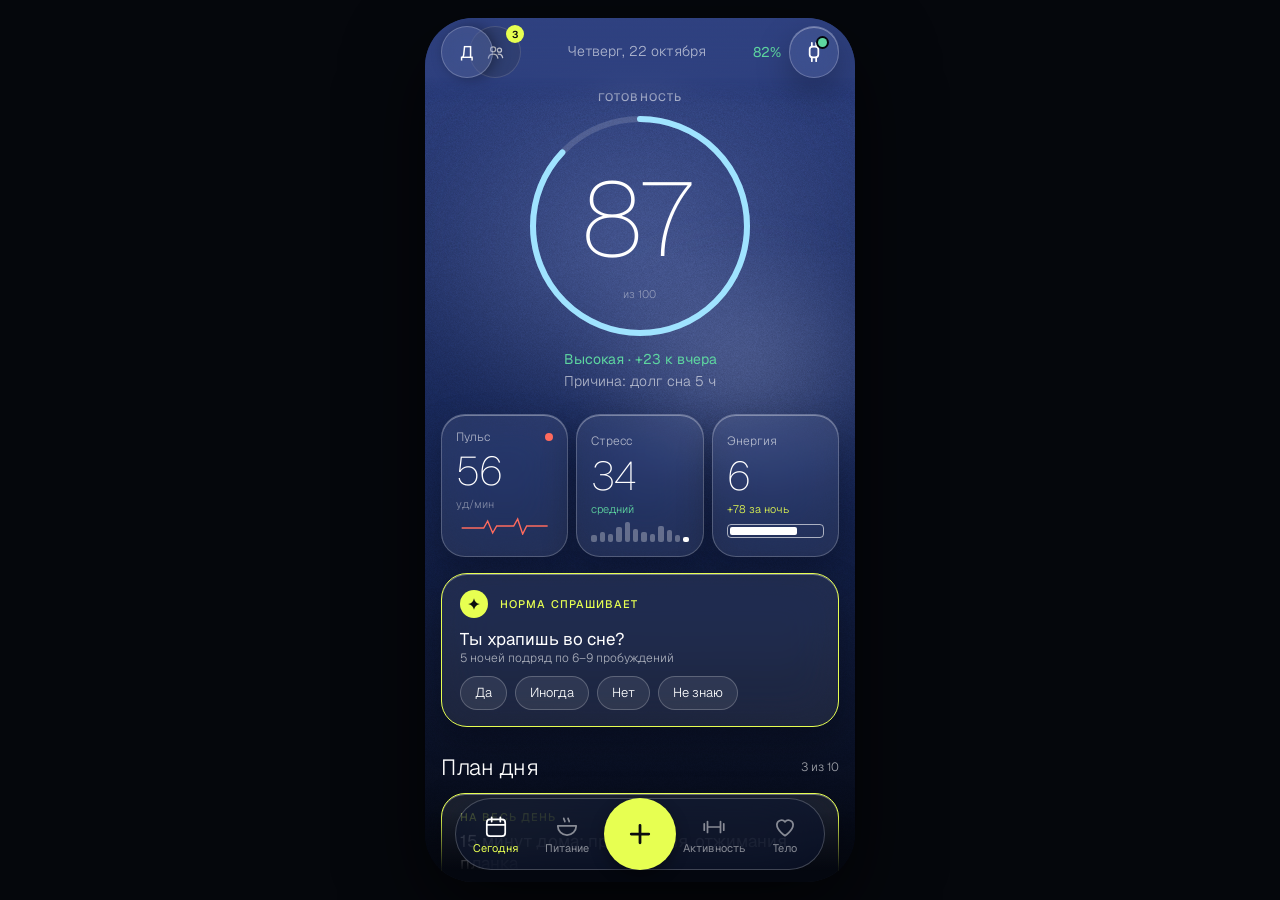
<file: index.html>
<!doctype html>
<html lang="ru"><head><meta charset="utf-8"><meta name="viewport" content="width=device-width,initial-scale=1,viewport-fit=cover,user-scalable=no"><link rel="manifest" href="manifest.webmanifest"><link rel="apple-touch-icon" href="icon-192.png"><style>body{margin:0}[hidden]{display:none!important}</style>
<title>Vitals 2.0 Прототип</title>
<meta name="claude:viewport-fit-sides" content="cover">
<meta name="apple-mobile-web-app-capable" content="yes">
<meta name="apple-mobile-web-app-status-bar-style" content="black-translucent">
<meta name="theme-color" content="#0B1530">
<link rel="preconnect" href="https://fonts.googleapis.com">
<link rel="stylesheet" href="https://fonts.googleapis.com/css2?family=Geist:wght@100;200;300;400;500;600;700&display=swap">
<style>
/* Layout: one-screen phone app — fixed gradient backdrop, scrolling content, floating glass tab bar. Theme set by the app itself (Синяя / Зелёная / Металл). */
:root{
  --top:#2F4180;--mid:#152452;--bottom:#04070F;--cloud:#6878B4;--hl:#8C98C8;
  --glass:rgba(255,255,255,.08);--glass2:rgba(255,255,255,.13);--stroke:rgba(255,255,255,.22);--stroke2:rgba(255,255,255,.4);
  --tx:#fff;--tx2:rgba(255,255,255,.62);--tx3:rgba(255,255,255,.42);--div:rgba(255,255,255,.14);
  --lime:#E7FF51;--mark:#E7FF51;--onlime:#0C0D0F;--knob:#E7FF51;--knobi:#0C0D0F;--link:#E7FF51;--bar:rgba(11,21,48,.55);
  --low:#FF6B5E;--med:#FFB547;--good:#5ED6A0;--high:#9FE3FF;
  --deep:#070B20;--light:#2A5EB0;--rem:#1E2361;--awake:#E7FF51;--hdr:#2C4FAE;
  --f:"Geist",-apple-system,"SF Pro Display","Helvetica Neue",Arial,sans-serif;
  color-scheme:dark;
}
:root[data-app="forest"]{--top:#3D5C4A;--mid:#1B2E23;--bottom:#050906;--cloud:#6E8C78;--hl:#93AE9A;--bar:rgba(12,22,16,.55);--deep:#2B2F8F;--light:#1C8C93;--rem:#4FE3CF;--hdr:#2E4A3A}
:root[data-app="metal"]{--top:#F9F9FA;--mid:#E6E8EB;--bottom:#D6D9DE;--cloud:#fff;--hl:#fff;
  --glass:rgba(255,255,255,.62);--glass2:rgba(255,255,255,.85);--stroke:rgba(255,255,255,.95);--stroke2:#fff;
  --tx:#0B1530;--tx2:rgba(11,21,48,.62);--tx3:rgba(11,21,48,.42);--div:rgba(11,21,48,.1);
  --lime:#24408A;--mark:#7D9400;--onlime:#E7FF51;--knob:#24408A;--knobi:#E7FF51;--link:#24408A;--bar:rgba(255,255,255,.75);
  --high:#2E7FD6;--awake:#7D9400;--hdr:#1B2F66;color-scheme:light}
html,body{height:var(--appH,100%);overflow:hidden;background:var(--bottom);color:var(--tx);font-family:var(--f)}
body{overflow:hidden}
*{box-sizing:border-box;-webkit-tap-highlight-color:transparent}
button{font:inherit;color:inherit;background:none;border:0;padding:0;cursor:pointer}
.stage{position:absolute;top:0;left:0;right:0;height:var(--appH,100%);display:flex;justify-content:center;background:#05070c}
.phone{position:relative;width:100%;max-width:430px;height:100%;overflow:hidden;background:var(--bottom)}
@media(min-width:600px){.stage{align-items:center}.phone{height:min(932px,96vh);border-radius:48px;box-shadow:0 30px 80px rgba(0,0,0,.6)}}
.bg{position:absolute;inset:0;background:linear-gradient(180deg,var(--top) 0%,var(--mid) 52%,var(--bottom) 100%)}
.bg::before{content:"";position:absolute;width:120%;height:46%;left:-10%;top:4%;background:radial-gradient(closest-side,var(--cloud),transparent);opacity:.55;filter:blur(30px)}
.bg::after{content:"";position:absolute;width:80%;height:30%;right:-15%;top:26%;background:radial-gradient(closest-side,var(--hl),transparent);opacity:.4;filter:blur(30px)}
:root[data-app="metal"] .bg{background:linear-gradient(135deg,#F9F9FA 0%,#E1E3E7 30%,#F4F5F7 52%,#D6D9DE 78%,#ECEDF0 100%)}
:root[data-app="metal"] .bg::before{opacity:.9}
.grain{position:absolute;inset:0;mix-blend-mode:overlay;opacity:.13;pointer-events:none}
.scroll{position:absolute;inset:0;overflow-y:auto;-webkit-overflow-scrolling:touch;padding:calc(env(safe-area-inset-top,0px) + 8px) max(16px,env(safe-area-inset-right,0px)) 132px max(16px,env(safe-area-inset-left,0px))}
.scroll::-webkit-scrollbar{display:none}
.screen{animation:in .28s ease}
@keyframes in{from{opacity:0;transform:translateX(18px)}to{opacity:1;transform:none}}
@media(prefers-reduced-motion:reduce){.screen{animation:none}}
/* type */
.disp{font-weight:100;letter-spacing:-.04em;line-height:.95}
.h1{font-size:34px;font-weight:200;letter-spacing:-.03em}
.h2{font-size:22px;font-weight:300;letter-spacing:-.02em}
.h3{font-size:17px;font-weight:400}
.b{font-size:14px;font-weight:300;line-height:1.4}
.bs{font-size:14px;font-weight:400}
.cap{font-size:12px;font-weight:300;color:var(--tx2)}
.mic{font-size:11px;font-weight:300;color:var(--tx3)}.axl{font-size:15px}
.over{font-size:11px;font-weight:500;letter-spacing:.1em;text-transform:uppercase;color:var(--tx2)}
.num{font-weight:100;letter-spacing:-.03em;font-variant-numeric:tabular-nums}
.c2{color:var(--tx2)}.c3{color:var(--tx3)}.mark{color:var(--mark)}.good{color:var(--good)}.med{color:var(--med)}.lowc{color:var(--low)}.hi{color:var(--high)}
/* glass */
.g{background:var(--glass);border:1px solid var(--stroke);border-radius:28px;backdrop-filter:blur(24px) saturate(1.2);-webkit-backdrop-filter:blur(24px) saturate(1.2);box-shadow:0 14px 34px rgba(0,0,8,.28),inset 0 1px 0 rgba(255,255,255,.35)}
:root[data-app="metal"] .g{box-shadow:0 10px 26px rgba(11,21,48,.1),inset 0 1px 0 #fff}
.g.acc{border-color:var(--mark)}.g.warn{border-color:var(--med)}.g.bad{border-color:var(--low)}
.pad{padding:16px 18px}
.stack{display:flex;flex-direction:column;gap:12px}
.row{display:flex;align-items:center;gap:12px}
.between{display:flex;align-items:center;justify-content:space-between;gap:12px}
.sec{margin-top:26px;margin-bottom:12px}
.grid3{display:grid;grid-template-columns:repeat(3,minmax(0,1fr));gap:8px}
.grid2{display:grid;grid-template-columns:repeat(2,minmax(0,1fr));gap:10px}
.tap{cursor:pointer;transition:transform .12s}.tap:active{transform:scale(.98)}
/* header */
.hdr{display:flex;align-items:center;justify-content:space-between;min-height:60px;position:sticky;top:calc(-1 * (env(safe-area-inset-top,0px) + 8px));z-index:15;margin:calc(-1 * (env(safe-area-inset-top,0px) + 8px)) -16px 8px;padding:calc(env(safe-area-inset-top,0px) + 8px) 16px 4px}
.duo{position:relative;width:80px;height:52px;flex:none}.duo .cb{position:absolute;top:0}.duo-me{left:0;z-index:2}.duo-club{left:28px;z-index:1}.duo-club{background:color-mix(in srgb,var(--bottom) 22%,var(--glass))!important;border-color:color-mix(in srgb,var(--stroke) 60%,transparent)!important;box-shadow:none!important}.duo-club .i{opacity:.78}.duo-me{box-shadow:4px 0 14px rgba(0,0,0,.35)}.duo-club .badge{right:-4px}
.htitle{flex:1;text-align:center;min-width:0;white-space:nowrap;overflow:hidden;text-overflow:ellipsis;padding:0 6px}
.bandbtn{display:flex;align-items:center;gap:8px;flex:none;width:86px;justify-content:flex-end}.bandic{width:52px;height:52px;border-radius:26px;display:grid;place-items:center;position:relative}.bandic i{position:absolute;top:11px;right:11px;width:9px;height:9px;border-radius:5px;box-shadow:0 0 0 2px var(--bottom)}
/* sync indicator: arrows ring around the band button, status line, pulse freshness, skeletons */
.bandic .bsync{position:absolute;left:-5px;top:-5px;width:62px;height:62px;opacity:0;transition:opacity .3s;pointer-events:none;color:var(--mark)}.bandic.busy .bsync{opacity:1;animation:bspin 1.1s linear infinite}@keyframes bspin{to{transform:rotate(360deg)}}
#bandbar{position:absolute;left:50%;top:calc(env(safe-area-inset-top,0px) + 62px);z-index:40;transform:translate(-50%,-6px);padding:5px 14px 7px;border-radius:14px;font-size:12px;font-weight:300;color:var(--tx2);white-space:nowrap;opacity:0;transition:opacity .25s,transform .25s;pointer-events:none;overflow:hidden;font-variant-numeric:tabular-nums}#bandbar.on{opacity:1;transform:translate(-50%,0)}#bandbar b{position:absolute;left:0;bottom:0;height:2px;width:0;background:var(--mark);transition:width .4s}
.hrstale{color:var(--tx3)!important}#live{transition:background .3s}#live.on{background:var(--good)!important;animation:hrblink 1.2s ease-in-out infinite}@keyframes hrblink{50%{opacity:.35}}
.screen.still{animation:none}
.skel{background:rgba(18,27,66,.72);border:1px solid var(--div);animation:skp 1.8s ease-in-out infinite}:root[data-app="metal"] .skel{background:rgba(11,21,48,.06)}@keyframes skp{50%{opacity:.6}}@media(prefers-reduced-motion:reduce){.skel,.bandic.busy .bsync,#live.on{animation:none}}
.hdr::before{content:"";position:absolute;inset:0 0 -22px;z-index:-1;pointer-events:none;background:linear-gradient(180deg,var(--top) 0%,color-mix(in srgb,var(--top) 72%,transparent) 62%,transparent 100%);-webkit-backdrop-filter:blur(16px);backdrop-filter:blur(16px);-webkit-mask-image:linear-gradient(#000 70%,transparent);mask-image:linear-gradient(#000 70%,transparent)}
.morning{position:absolute;inset:0;z-index:55;background:linear-gradient(180deg,var(--top),var(--mid) 55%,var(--bottom));animation:up .35s cubic-bezier(.2,.8,.2,1)}
.mscroll{position:absolute;inset:0;overflow-y:auto;padding:calc(env(safe-area-inset-top,0px) + 24px) 16px calc(env(safe-area-inset-bottom,0px) + 30px)}
.tgl{width:46px;height:28px;border-radius:14px;background:var(--div);position:relative;transition:.2s}.tgl i{position:absolute;top:3px;left:3px;width:22px;height:22px;border-radius:11px;background:#fff;transition:.2s}.tgl.on{background:var(--good)}.tgl.on i{left:21px}
.cb{width:52px;height:52px;border-radius:26px;display:grid;place-items:center;position:relative}
.cb.on{border-color:var(--mark)}
.badge{position:absolute;top:-2px;right:-2px;min-width:18px;height:18px;border-radius:9px;background:var(--lime);color:var(--onlime);font-size:10px;font-weight:600;display:grid;place-items:center}
svg.i{width:22px;height:22px;fill:none;stroke:currentColor;stroke-width:1.6;stroke-linecap:round;stroke-linejoin:round}
/* buttons */
.btnL{height:56px;border-radius:28px;background:var(--lime);color:var(--onlime);display:flex;align-items:center;justify-content:center;gap:8px;font-size:15px;font-weight:400;box-shadow:0 6px 14px rgba(0,0,0,.3)}
.tsr{width:100%;accent-color:var(--mark);height:28px;margin:0}
.dtin{display:block;width:100%;background:none;border:0;padding:0;margin-top:2px;color:var(--tx);font-family:inherit;color-scheme:dark;-webkit-appearance:none;appearance:none;min-height:24px}.dtin:focus{outline:none}:root[data-app="metal"] .dtin{color-scheme:light}
.btnG{height:56px;border-radius:28px;display:flex;align-items:center;justify-content:center;gap:8px;font-size:15px;font-weight:300}
.chip{display:inline-flex;align-items:center;height:34px;padding:0 14px;border-radius:17px;background:var(--glass);border:1px solid var(--stroke);font-size:13px;font-weight:300;white-space:nowrap}
.chip.on{border-color:var(--mark);color:var(--tx)}
.chips{display:flex;gap:8px;flex-wrap:wrap}
.seg{display:flex;padding:4px;border-radius:20px;gap:2px}
.seg button{flex:1;height:32px;border-radius:16px;font-size:13px;font-weight:300;color:var(--tx2)}
.seg button.on{background:var(--glass2);color:var(--tx);font-weight:400}
/* slider */
.slider{position:relative;height:56px;border-radius:28px;display:flex;align-items:center;justify-content:center;font-size:15px;font-weight:300;touch-action:none;user-select:none}
.knob{position:absolute;left:4px;top:4px;width:48px;height:48px;border-radius:24px;background:var(--knob);color:var(--knobi);display:grid;place-items:center;box-shadow:0 6px 14px rgba(0,0,0,.35)}
/* tab bar */
.phone::after{content:"";position:absolute;left:0;right:0;bottom:0;height:calc(env(safe-area-inset-bottom,0px) + 70px);background:linear-gradient(180deg,transparent,var(--bottom) 85%);pointer-events:none;z-index:19}
.tabbar{position:absolute;left:50%;transform:translateX(-50%);bottom:max(12px,calc(env(safe-area-inset-bottom,0px) - 8px));width:min(370px,calc(100% - 24px));height:72px;border-radius:36px;display:flex;align-items:center;justify-content:space-between;padding:0 4px;background:var(--bar);border:1px solid var(--stroke);backdrop-filter:blur(30px);-webkit-backdrop-filter:blur(30px);z-index:20}
.tab{flex:1;min-width:0;height:64px;display:flex;flex-direction:column;align-items:center;justify-content:center;gap:3px;position:relative;opacity:.5;color:var(--tx)}.tab .tl{font-size:11px;font-weight:400;line-height:1;white-space:nowrap}
.tab.on{opacity:1}.tab.on .tl{color:var(--mark)}
.plus{flex:none;width:72px;height:72px;margin:0 2px;border-radius:36px;background:var(--lime);color:var(--onlime);display:grid;place-items:center;box-shadow:0 6px 14px rgba(0,0,0,.35)}
:root[data-app="metal"] .plus svg{color:#E7FF51}
/* sheet */
.veil{position:absolute;inset:0;backdrop-filter:blur(10px);-webkit-backdrop-filter:blur(10px);background:rgba(0,0,0,.2);z-index:30;animation:fade .2s}
@keyframes fade{from{opacity:0}}
.sheet{position:absolute;left:10px;right:10px;bottom:calc(env(safe-area-inset-bottom,0px) + 8px);max-height:88%;overflow-y:auto;border-radius:40px;padding:12px 18px 22px;z-index:31;background:var(--glass2);animation:up .3s cubic-bezier(.2,.8,.2,1)}
@keyframes up{from{transform:translateY(40%);opacity:0}}
.grab{width:40px;height:4px;border-radius:2px;background:var(--tx3);margin:0 auto 14px}
/* plan */
.plan{position:relative;padding-left:34px}
.plan::before{content:"";position:absolute;left:12px;top:6px;bottom:6px;width:1px;background:var(--div)}
.gpath{animation:gpath 5s cubic-bezier(.45,0,.55,1) 1s infinite;transform:rotate(30deg)}
@keyframes gpath{0%{transform:rotate(30deg)}22%,100%{transform:rotate(62deg)}}
.gstar{transform-box:fill-box;transform-origin:center;opacity:0;animation:gstar 5s ease-in-out 1s infinite}
@keyframes breathe{0%{transform:scale(.7)}40%{transform:scale(1.25)}100%{transform:scale(.7)}}
.breathe{animation:breathe calc(var(--in) + var(--out)) ease-in-out infinite}
@keyframes boxb{0%,25%{transform:scale(.8)}25%,50%{transform:scale(1.2)}50%,75%{transform:scale(1.2)}75%,100%{transform:scale(.8)}}
.boxb{animation:boxb 16s linear infinite}
@keyframes gstar{0%{opacity:0;transform:scale(.3) rotate(0)}7%{opacity:1;transform:scale(1) rotate(25deg)}12%{opacity:.8;transform:scale(.75) rotate(45deg)}20%,100%{opacity:0;transform:scale(.3) rotate(70deg)}}
@media(prefers-reduced-motion:reduce){.gpath,.gstar{animation:none}}
.fullfocus{position:absolute;left:0;top:0;width:100%;height:100%;z-index:60;background:#04070F;display:flex;align-items:center;justify-content:center;cursor:pointer}
#layer:has(.fullfocus){position:absolute;inset:0;z-index:60}
.fullfocus i{display:block;flex:none;width:28px;height:28px;border-radius:14px;background:#E7FF51;box-shadow:0 0 24px rgba(231,255,81,.8)}
.pch,.pch svg{touch-action:pan-y;user-select:none;-webkit-user-select:none}
.scrubtip{position:absolute;top:-34px;z-index:5;padding:5px 10px;border-radius:12px;background:var(--glass2);border:1px solid var(--stroke);backdrop-filter:blur(12px);-webkit-backdrop-filter:blur(12px);white-space:nowrap;display:flex;flex-direction:column;align-items:center;pointer-events:none}.scrubtip b{font-weight:500;font-size:13px}.scrubtip span{font-size:10px;color:var(--tx2)}
.pi{position:relative;display:flex;align-items:center;gap:12px;padding:10px 0;min-height:56px}
.pi .dot{position:absolute;left:-28px;width:16px;height:16px;border-radius:8px;border:1.5px solid var(--tx3);background:var(--bottom)}
.pi.done .dot{background:var(--tx3);border-color:var(--tx3)}
.pi.now{background:var(--glass2);border:1px solid var(--stroke);border-radius:20px;padding:10px 12px;margin:4px 0}
.pi.now .dot{left:-34px;border-color:var(--mark);border-width:4px}
.pi.done .t{color:var(--tx3)}
.chk{margin-left:auto;width:40px;height:40px;border-radius:20px;background:var(--knob);color:var(--knobi);display:grid;place-items:center}
.ava{width:28px;height:28px;border-radius:14px;border:1.2px solid var(--mark);display:grid;place-items:center;font-size:10px;font-weight:500;background:var(--glass2);flex:none}
/* advisor */
.norma{width:28px;height:28px;border-radius:14px;background:var(--lime);color:var(--onlime);display:grid;place-items:center;flex:none}
:root[data-app="metal"] .norma{color:#E7FF51}
.toast{position:absolute;left:50%;transform:translateX(-50%);top:calc(env(safe-area-inset-top,0px) + 14px);z-index:50;padding:12px 18px;border-radius:22px;font-size:13px;white-space:nowrap;animation:fade .2s}
.bar{height:4px;border-radius:2px;background:var(--div);position:relative;overflow:visible}
.bar>i{position:absolute;left:0;top:0;bottom:0;border-radius:2px;background:var(--mark)}
.hr{height:1px;background:var(--div)}
.toggle{width:48px;height:28px;border-radius:14px;background:var(--glass2);position:relative;flex:none;transition:background .2s}
.toggle::after{content:"";position:absolute;top:2px;left:2px;width:24px;height:24px;border-radius:12px;background:var(--tx2);transition:left .2s}
.toggle.on{background:var(--lime)}.toggle.on::after{left:22px;background:var(--onlime)}
.photo{border-radius:18px;background:radial-gradient(circle at 40% 40%,#c9a26b,#6b4a2b 45%,#1c2238 70%);position:relative;overflow:hidden}
.photo::after{content:"";position:absolute;inset:18%;border-radius:50%;background:radial-gradient(circle at 35% 35%,#e9c58b 0,#9fbf6a 30%,#6d8f3c 55%,#3a2a1f 80%)}
.photo.sal{background:radial-gradient(circle at 50% 50%,#2a3350,#0c1020 70%)}.photo.sal::after{background:radial-gradient(circle at 40% 40%,#f29a6b 0,#e36f3f 30%,#6d8f3c 60%,#1c2238 85%)}
.photo.oat{background:radial-gradient(circle at 50% 50%,#2a3350,#0c1020 70%)}.photo.oat::after{background:radial-gradient(circle at 40% 40%,#efe0c4 0,#d7bf92 40%,#5b6fb8 62%,#1c2238 85%)}
.photo.sport{background:linear-gradient(160deg,#2b3b72,#0b1124)}.photo.sport::after{inset:30% 35% 10% 35%;border-radius:40% 40% 10% 10%;background:linear-gradient(#cfd6ea,#5a678f)}
.fload{display:flex;flex-direction:column;gap:6px}
.track{position:relative;height:20px}
.track .ln{position:absolute;left:0;right:0;top:9px;height:2px;background:var(--div)}
.track .tg{position:absolute;top:0;height:20px;border:1px dashed var(--tx2);border-radius:6px}
.track .fact{position:absolute;left:0;top:5px;height:10px;border-radius:5px}
</style>

<script>(function(){const f=()=>{if(navigator.standalone||matchMedia('(display-mode: standalone)').matches)document.documentElement.style.setProperty('--appH',Math.max(innerHeight,screen.height)+'px')};f();addEventListener('resize',f)})()</script>
</head><body><div class="stage"><div class="phone" id="phone">
  <div class="bg"></div><canvas class="grain" id="grain"></canvas>
  <div class="scroll" id="scroll"></div>
  <nav class="tabbar" id="tabbar" aria-label="Разделы"></nav>
  <div id="layer"></div>
</div></div>

<script src="feed.js?v=56"></script>
<script>
const $=s=>document.querySelector(s);
const I={band:'<rect x="8" y="7" width="8" height="10" rx="2.6"/><path d="M10 7V3.5M14 7V3.5M10 17v3.5M14 17v3.5"/>',cup:'<path d="M5 8h11v6a5 5 0 0 1-5 5h-1a5 5 0 0 1-5-5V8zM16 10h2a2 2 0 0 1 0 4h-2"/>',smoke:'<path d="M3 15h14v3H3zM19 15v3M21 15v3M17 11c0-2-2-2-2-4s2-2 2-4M21 11c0-2-2-2-2-4"/>',sliders:'<path d="M4 7h9M17 7h3M4 12h3M11 12h9M4 17h11M19 17h1"/><circle cx="15" cy="7" r="2"/><circle cx="9" cy="12" r="2"/><circle cx="17" cy="17" r="2"/>',gear:'<circle cx="12" cy="12" r="3.2"/><path d="M12 2.5v3M12 18.5v3M2.5 12h3M18.5 12h3M5.3 5.3l2.1 2.1M16.6 16.6l2.1 2.1M5.3 18.7l2.1-2.1M16.6 7.4l2.1-2.1"/><circle cx="12" cy="12" r="6.5"/>',
 cal:'<rect x="3.5" y="5" width="17" height="15.5" rx="3"/><path d="M3.5 10h17M8 3v4M16 3v4"/>',
 bowl:'<path d="M3.5 11h17a8.5 8.5 0 0 1-17 0Z"/><path d="M9 4c0 1.5 1 1.5 1 3M13 4c0 1.5 1 1.5 1 3"/>',
 dumb:'<path d="M3 9v6M6 7v10M18 7v10M21 9v6M6 12h12"/>',
 heart:'<path d="M12 20s-7.5-4.6-7.5-10.2A4.3 4.3 0 0 1 12 7.2a4.3 4.3 0 0 1 7.5 2.6C19.5 15.4 12 20 12 20Z"/>',
 plus:'<path d="M12 5v14M5 12h14" stroke-width="2.2"/>',back:'<path d="M19 12H5M11 6l-6 6 6 6"/>',chev:'<path d="M9 6l6 6-6 6"/>',
 arrow:'<path d="M5 12h13M13 7l5 5-5 5"/>',x:'<path d="M6 6l12 12M18 6 6 18"/>',check:'<path d="M5 12.5 9.5 17 19 7" stroke-width="2.4"/>',
 groups:'<circle cx="9" cy="8" r="3.2"/><path d="M3 19c.6-3.2 3-5 6-5s5.4 1.8 6 5"/><circle cx="17" cy="9" r="2.6"/><path d="M15.5 14.2c2.5-.3 4.8 1.2 5.5 4.3"/>',
 cam:'<path d="M4 8h3l2-3h6l2 3h3v11H4z"/><circle cx="12" cy="13" r="3.5"/>',drop:'<path d="M12 3s-6 7-6 11.5a6 6 0 0 0 12 0C18 10 12 3 12 3Z"/>',
 moon:'<path d="M20 14.5A8.5 8.5 0 0 1 9.5 4a8.5 8.5 0 1 0 10.5 10.5Z"/>',pulse:'<path d="M2 12h4l2-5 4 10 2-5h8"/>',
 spark:'<path d="M12 2c.9 5.4 4.6 9.1 10 10-5.4.9-9.1 4.6-10 10-.9-5.4-4.6-9.1-10-10 5.4-.9 9.1-4.6 10-10Z" fill="currentColor" stroke="none"/>',
 mic:'<rect x="9" y="3" width="6" height="11" rx="3"/><path d="M5.5 11a6.5 6.5 0 0 0 13 0M12 17.5V21"/>',play:'<path d="M8 5.5v13l10-6.5z" fill="currentColor"/>',
 run:'<circle cx="14" cy="4.5" r="1.8"/><path d="M6 20l3.5-5 3 2 1.5-6 3 3h3M9 9l3-2 2 1"/>',yoga:'<circle cx="12" cy="4.5" r="1.8"/><path d="M4 12c3 0 5-2 8-2s5 2 8 2M12 10v5l-4 5M12 15l4 5"/>',
 watch:'<rect x="7" y="6" width="10" height="12" rx="3"/><path d="M9 6l.5-3h5l.5 3M9 18l.5 3h5l.5-3"/>',lock:'<rect x="5" y="10.5" width="14" height="10" rx="3"/><path d="M8 10.5V8a4 4 0 0 1 8 0v2.5"/>',
 bell:'<path d="M6 16V11a6 6 0 0 1 12 0v5l1.5 2h-15zM10 20.5a2 2 0 0 0 4 0"/>',mail:'<rect x="3" y="5.5" width="18" height="13" rx="3"/><path d="m4 7.5 8 6 8-6"/>'};
const ic=(n,s=22)=>`<svg class="i" viewBox="0 0 24 24" style="width:${s}px;height:${s}px">${I[n]}</svg>`;

// ---------- state ----------
const st={tab:'today',stack:[],theme:'blue',water:1.2,eaten:1420,goal:2100,advQ:[
  {id:'snore',sec:'Сегодня',q:'Ты храпишь во сне?',sub:'5 ночей подряд по 6–9 пробуждений',a:['Да','Иногда','Нет','Не знаю']},
  {id:'dry',sec:'Сон',q:'Сухость во рту утром бывает?',sub:'Разбираемся с пробуждениями · вопрос 2 из 4',a:['Да, часто','Иногда','Нет']},
  {id:'ill',sec:'Активность',q:'Простыл или нездоровится?',sub:'Пульс покоя +5 уд/мин уже 4 дня без нагрузки',a:['Да','Нет','Не уверен']}],answered:{},
  plan:[{s:'pin',t:'Без десертов сегодня',sub:'Захочется сладкого — кусок хлеба или фрукт. Цель Потенциала: −4 кг за 8 недель'},
  {s:'done',i:'drop',t:'Вода 300 мл',sub:'07:30 · по факту 07:35'},{s:'done',i:'bowl',t:'Завтрак',sub:'08:30 · по факту 08:52 · 520 ккал'},{s:'done',i:'run',t:'Прогулка 20 минут',sub:'10:00 · 2 300 шагов'},
  {s:'now',i:'bowl',t:'Обед',sub:'13:00 · белок 40 г',a:'food'},{s:'next',i:'bowl',t:'Перекус',sub:'16:00 · творог или орехи',a:'food'},{s:'next',i:'dumb',t:'Теннис 60 минут',sub:'18:30 · пульс 130–150',a:'sport:Теннис'},
  {s:'next',coach:'АС',t:'Растяжка после тенниса · 15 мин',sub:'от тренера Анны',a:'sport:Растяжка'},{s:'next',i:'bowl',t:'Ужин',sub:'до 20:00 · отбой в 23:00',a:'food'},{s:'next',i:'moon',t:'Подготовка ко сну',sub:'22:20 · ритуал и медитация 10 мин',a:'go:winddown'}],
  diary:[{t:'Завтрак',s:'08:52 · овсянка, банан, орехи',k:420,p:'oat'},{t:'Обед',s:'13:20 · боул с курицей',k:610,p:''},{t:'Полдник',s:'16:20 · творог 5%',k:190,p:'sal'}],
  liked:{},showMe:true,caseStep:1,portions:[160,150,60,80],workout:null,
  bp:[{s:124,d:80,p:62,h:'Сегодня, 08:10',today:1},{s:128,d:83,p:66,h:'Вчера, 21:30'},{s:122,d:79,p:60,h:'Вчера, 08:05'},{s:131,d:86,p:70,h:'19 октября, 21:40'},{s:125,d:81,p:63,h:'19 октября, 08:00'}],bpd:{s:124,d:80,p:62},
  band:{bat:82,conn:true,days:5,sync:'2 мин назад',fw:'1.4.2',hand:'левая',opt:{hr:1,spo2:1,temp:1,stress:1,vib:1,alarm:1,raise:1}},zs:{method:'hrr',maxM:null,rest:49,manual:null},ev:0,meal:0,day:3,wk:0,
  hab:[{k:'coffee',t:510},{k:'coffee',t:930},{k:'sweets',t:960},{k:'wine',t:1260}],wd:{},ovl:{weight:1},pr:null,prac:'sleep'};
st.ts=80;st.tw='n';st.ptab='p';
try{const s=JSON.parse(localStorage.getItem('vitals-proto')||'{}');if(s.theme)st.theme=s.theme;if(s.ts)st.ts=s.ts;if(s.tw)st.tw=s.tw;}catch(e){}
const save=()=>{try{localStorage.setItem('vitals-proto',JSON.stringify({theme:st.theme,ts:st.ts,tw:st.tw}))}catch(e){}};
function applyTheme(){document.documentElement.dataset.app=st.theme==='blue'?'':st.theme;if(st.theme==='blue')delete document.documentElement.dataset.app;}

// ---------- helpers ----------
// Readiness ring with a game-style glint every 5 s: a tiny star sprite (bright core, soft halo, thin cross rays) flashes on the arc,
// slides a little along the edge and fades — the hint that the ring opens «Факторы».
let shineN=0;
function glintRing(d,w,p,col,delay=1){const k=++shineN,r=(d-w)/2,cx=d/2,dl=`animation-delay:${delay}s`;
 return ring(d,w,p,col)+`<svg class="shine" width="${d}" height="${d}" viewBox="0 0 ${d} ${d}" style="position:absolute;left:0;top:0;pointer-events:none;overflow:visible"><defs><radialGradient id="ghalo${k}"><stop offset="0" stop-color="#fff" stop-opacity=".9"/><stop offset=".35" stop-color="#fff" stop-opacity=".35"/><stop offset="1" stop-color="#fff" stop-opacity="0"/></radialGradient></defs><g class="gpath" style="transform-origin:${cx}px ${cx}px;${dl}"><g transform="translate(${cx} ${cx-r})"><g class="gstar" style="${dl}"><circle r="8" fill="url(#ghalo${k})"/><path d="M0 -13 L0.7 0 L0 13 L-0.7 0Z M-13 0 L0 -0.7 L13 0 L0 0.7Z" fill="#fff"/><path d="M-4.5 -4.5 L0 -0.4 L4.5 4.5 L0 0.4Z M4.5 -4.5 L0.4 0 L-4.5 4.5 L-0.4 0Z" fill="#fff" opacity=".55"/><circle r="1.6" fill="#fff"/></g></g></g></svg>`}
function ring(d,w,p,col,start=-90,span=360){const r=(d-w)/2,c=2*Math.PI*r,len=c*span/360;return `<svg width="${d}" height="${d}" viewBox="0 0 ${d} ${d}" style="transform:rotate(${start}deg)"><circle cx="${d/2}" cy="${d/2}" r="${r}" fill="none" stroke="var(--div)" stroke-width="${w}" stroke-dasharray="${len} ${c}" stroke-linecap="round"/><circle cx="${d/2}" cy="${d/2}" r="${r}" fill="none" stroke="${col}" stroke-width="${w}" stroke-dasharray="${len*p} ${c}" stroke-linecap="round"/></svg>`}
// Header. Main tabs: profile + club (same size, overlapping) on the left, band status on the right. Inner pages: back + title only.
const batCol=b=>b<20?'var(--low)':b<50?'var(--med)':'var(--good)';
// Navigation memory: scroll position of every level and the sheet a screen was opened from, so «Назад» returns exactly where you were.
const NAV={scroll:[],ret:[]};
const hdr=(left,title,clubOn)=>left==='back'||st.stack.length?`<div class="hdr"><button class="cb g" data-go="back" aria-label="Назад">${ic('back',20)}</button><span class="b c2 htitle">${title}</span><span style="width:52px;flex:none"></span></div>`
 :`<div class="hdr"><div class="duo"><button class="cb g duo-club" data-go="club" aria-label="Клуб">${ic('groups',19)}<span class="badge">3</span></button><button class="cb g duo-me" data-go="profile" aria-label="Профиль"><span class="h3">Д</span></button></div><span class="b c2 htitle">${title}</span><button class="bandbtn" data-go="band" aria-label="Браслет"><span class="bs" style="color:${st.band.bat==null?'var(--tx3)':batCol(st.band.bat)}">${st.band.bat==null?'—':st.band.bat+'%'}</span><span class="g bandic${bandBusy()?' busy':''}">${ic('band',26)}<i style="background:${st.band.conn?'var(--good)':'var(--low)'}"></i>${BSYNC}</span></button></div>`;
const sec=(t,r='')=>`<div class="between sec"><span class="h2">${t}</span>${r}</div>`;
const tip=t=>`<div class="g acc pad row" style="border-radius:22px;align-items:flex-start"><span class="mark">${ic('spark',16)}</span><span class="cap" style="color:var(--tx2)">${t}</span></div>`;
function slider(label,act){return `<div class="slider g" data-slider="${act}"><span>${label}</span><div class="knob">${ic('arrow',18)}</div></div>`}
function advQ(q){if(st.answered[q.id])return `<div class="g pad row" style="border-radius:24px"><span class="norma">${ic('spark',14)}</span><div><div class="bs">Спасибо, учту</div><div class="cap">${q.q} — ${st.answered[q.id]}</div></div></div>`;
 return `<div class="g acc pad stack" style="border-radius:26px;gap:10px"><div class="row"><span class="norma">${ic('spark',14)}</span><span class="over mark" style="color:var(--mark)">Норма спрашивает</span></div><div><div class="h3">${q.q}</div><div class="cap">${q.sub}</div></div><div class="chips">${q.a.map(a=>`<button class="chip" data-ans="${q.id}|${a}">${a}</button>`).join('')}</div></div>`}
const advA=(t,s,go)=>`<div class="g acc pad stack tap" data-go="${go||'potential'}" style="border-radius:26px;gap:8px"><div class="row"><span class="norma">${ic('spark',14)}</span><span class="over" style="color:var(--mark)">Норма советует</span></div><div class="h3">${t}</div><div class="cap">${s}</div><span class="cap" style="color:var(--link)">Почему и что делать ›</span></div>`;
function toast(t){const e=document.createElement('div');e.className='toast g';e.textContent=t;$('#phone').appendChild(e);setTimeout(()=>e.remove(),2200)}
const openQ=()=>st.advQ.filter(q=>!st.answered[q.id]).length;

// ---------- screens ----------
const S={};
S.today=()=>{setTimeout(()=>bandLive(),0);if(bandSkel())return hdr('ava',VV.date)+SKEL_TODAY();const hi=window.VITALS_NATIVE?bandHrInfo():null,hr=hi?hi.v:56+Math.round(Math.random()*5);const plan=st.plan.map((p,i)=>p.s==='pin'?'':`<div class="pi ${p.s} tap" data-plan="${i}" data-ev="${i}"><span class="dot"></span>${p.coach?`<span class="ava">${p.coach}</span>`:`<span class="${p.s==='done'?'c3':''}">${ic(p.i,20)}</span>`}<div style="min-width:0"><div class="bs t">${p.t}</div><div class="mic ${p.s==='now'?'mark':''}" style="${p.s==='now'?'color:var(--mark)':''}">${p.s==='now'?'сейчас · ':''}${p.sub}</div></div>${p.s==='now'?`<button class="chk" data-done="${i}" aria-label="Отметить">${ic('check',18)}</button>`:`<span class="c3" style="margin-left:auto">${ic('chev',16)}</span>`}</div>`).join('');
 const done=st.plan.filter(p=>p.s==='done').length;
 return `${hdr('ava',VV.date)}
 <div style="text-align:center" class="tap" data-go="factors"><div class="over">Готовность</div><div style="position:relative;width:220px;height:220px;margin:12px auto 0">${glintRing(220,6,VV.ready/100,'var(--high)')}<div style="position:absolute;inset:0;display:grid;place-items:center"><div><div class="num" style="font-size:104px">${VV.ready}</div><div class="mic">из 100</div></div></div></div>
 <div class="bs ${VV.readyTone}" style="margin-top:14px">${VV.readyZone}${VV.readyDelta?' · '+VV.readyDelta:''}</div><div class="b c2" style="max-width:300px;margin:4px auto 12px">${VV.readyWhy}</div></div>
 <div class="grid3" style="margin-top:22px">
  <div class="g pad tap" data-go="hr" style="border-radius:24px;padding:14px"><div class="between"><span class="cap">Пульс</span><span id="live" class="${hi&&hi.live?'on':''}" style="width:8px;height:8px;border-radius:4px;background:var(--low)"></span></div><div class="num ${hi&&!hi.live?'hrstale':''}" style="font-size:40px" id="hr">${hr}</div><div class="mic" id="hrago" style="white-space:nowrap;overflow:hidden;text-overflow:ellipsis">${hi?bandHrLbl(hi):'уд/мин'}</div><svg viewBox="0 0 86 18" style="width:100%;height:18px;margin-top:6px"><path d="M0 11 H22 L26 4 L31 16 L35 9 H52 L56 2 L61 17 L65 9 H86" stroke="var(--low)" fill="none" stroke-width="1.4"/></svg></div>
  <div class="g pad tap" data-go="stress" style="border-radius:24px;padding:14px"><span class="cap">Стресс</span><div class="num" style="font-size:40px">${MX.stress.v}</div><div class="mic ${MX.stress.v>50?'med':'good'}">${MX.stress.v>50?'высокий':MX.stress.v>25?'средний':'низкий'}</div><div style="display:flex;gap:3px;align-items:flex-end;height:22px;margin-top:4px">${[4,6,5,9,12,8,6,5,10,7,4,3].map((h,i)=>`<i style="flex:1;height:${h*1.6}px;border-radius:2px;background:var(--tx);opacity:${i==11?1:.3}"></i>`).join('')}</div></div>
  <div class="g pad tap" data-go="energy" style="border-radius:24px;padding:14px"><span class="cap">Энергия</span><div class="num" style="font-size:40px">${VV.energy}</div><div class="mic mark" style="color:var(--mark)">${VV.enCh} за ночь</div><div style="margin-top:8px;height:14px;border:1.2px solid var(--tx2);border-radius:4px;padding:2px"><i style="display:block;height:100%;width:74%;background:var(--tx);border-radius:2px"></i></div></div></div>
 <div style="margin-top:16px">${advQ(st.advQ[0])}</div>
 ${sec('План дня',`<span class="cap">${done} из ${st.plan.length-1}</span>`)}
 <div class="g acc pad tap" data-ev="0" style="border-radius:24px"><div class="over" style="color:var(--mark)">На весь день</div><div class="h3" style="margin-top:6px">${st.plan[0].t}</div><div class="cap" style="margin-top:4px">${st.plan[0].sub}</div></div>
 <div class="plan" style="margin-top:10px">${plan}</div>
 ${sec('Питание')}<div class="g pad row tap" data-go="nutrition-tab" style="border-radius:26px"><div style="position:relative;width:64px;height:64px">${ring(64,4,st.eaten/st.goal,'var(--mark)',135,270)}<div class="num" style="position:absolute;inset:0;display:grid;place-items:center;font-size:18px">${st.goal-st.eaten}</div></div><div><div class="bs">Осталось ${st.goal-st.eaten} ккал</div><div class="cap">Белок 88 / 130 г</div></div><span style="margin-left:auto" class="mark">${ic('cam')}</span></div>
 <div class="g pad row tap" data-go="labs" style="border-radius:26px;margin-top:12px">${ic('heart')}<div><div class="bs">Чекап · 12 ноября</div><div class="cap">Исходная точка · Гемотест, 08:00 натощак</div></div><span style="margin-left:auto" class="c3">${ic('chev',16)}</span></div>`};
S.factors=()=>`${hdr('back','Готовность')}<div class="row" style="gap:18px"><div style="position:relative;width:128px;height:128px">${(()=>{const Hd=pHead('ready',PCFG.ready),v=Hd.today?VV.ready:rnd(Hd.v),z=v>=76?['Высокая','hi']:v>=51?['Хорошая','good']:v>=26?['Средняя','med']:['Низкая','lowc'];return `${ring(128,5,v/100,'var(--high)')}<div class="num" style="position:absolute;inset:0;display:grid;place-items:center;font-size:48px">${v}</div></div><div><div class="h2 ${Hd.today?VV.readyTone:z[1]}">${Hd.today?VV.readyZone:z[0]}</div><div class="cap">${Hd.today?(VV.readyDelta||''):capFirst(Hd.lbl)}`})()} · лучше, чем 80% твоих дней</div></div></div>
 ${pChart('ready',PCFG.ready)}
 ${sec('Что повлияло')}<div class="g" style="padding:6px 18px">${[['Сон',VV.sleepTxt,12,'sleep'],['ВСР',MX.metric.v+' мс · '+MX.metric.st,8,'metric'],['Пульс покоя',MX.rhr.v+' уд/мин',4,'rhr'],['Нагрузка 7 дней','в оптимуме',0,'load'],['Стресс вчера',Math.round(PCFG.stress.daily(1))+'% дня',-4,'stress'],['Поздний ужин','21:40',-6,'insight:dinner']].map((f,i)=>`<div class="between tap" data-go="${f[3]}" style="padding:12px 0;${i?'border-top:1px solid var(--div)':''}"><div><div class="bs">${f[0]}</div><div class="cap">${f[1]}</div></div><div class="row"><span style="display:inline-block;width:${Math.abs(f[2])*5}px;height:8px;border-radius:4px;background:${f[2]>0?'var(--good)':'var(--med)'}"></span><span class="cap ${f[2]>0?'good':f[2]<0?'med':''}" style="width:24px;text-align:right">${f[2]>0?'+':''}${f[2]}</span><span class="c3">${ic('chev',14)}</span></div></div>`).join('')}</div>
 <div style="margin-top:14px">${tip('Ужин до 20:00 добавил бы ещё +6 к утру')}</div>`;
const MX={
 metric:{t:'ВСР',sub:'Вариабельность пульса · ночь',v:68,u:'мс',st:'в личной норме 55–75',c:'good',mn:40,mx:90,lo:55,hi:75,d:{d:[62,64,61,66,68,67,69,68],w:[61,64,58,70,66,57,72,69,63,74,60,66,71,68],m:Array.from({length:30},(_,i)=>58+Math.round(10*Math.sin(i/3)+i/4))},why:['Что влияет на твою ВСР','Ужин после 21:00 → −9 мс · Алкоголь → −14 мс · Отбой до 23:30 → +6 мс']},
 rhr:{t:'Пульс покоя',sub:'Минимальный пульс · ночь',v:49,u:'уд/мин',st:'−2 за неделю · норма 46–54',c:'good',mn:40,mx:65,lo:46,hi:54,d:{d:[58,55,52,50,49,49,50,49],w:[52,51,53,50,52,54,51,50,51,49,50,51,49,49],m:Array.from({length:30},(_,i)=>53-Math.round(i/8)+Math.round(1.5*Math.sin(i/2)))},why:['Что влияет на пульс покоя','Алкоголь → +6 уд/мин · Поздний ужин → +4 · Кардио Z2 3×/нед → −3 за 2 мес']},
 hr:{t:'Пульс',sub:'Сейчас · за сегодня от 49 до 128',v:57,u:'уд/мин',st:'в покое · норма 50–70',c:'good',mn:40,mx:140,lo:50,hi:70,d:{d:[52,50,49,51,50,53,62,74,88,128,96,92,84,78,72,70,68,74,66,64,62,60,58,57],w:[64,66,63,71,68,65,67],m:Array.from({length:30},(_,i)=>64+Math.round(4*Math.sin(i/2.2)))},why:['Что было за день','Прогулка 10:00 → 128 · Совещание 11:00–13:00 → 92 · Ночью минимум 49'],lbl:{d:['00:00','сейчас'],w:['пн','вс'],m:['21 сен','сегодня']}},
 stress:{t:'Стресс',sub:'Уровень стресса по ВСР · сейчас',v:18,u:'/100',st:'низкий · 32% дня вчера в стрессе',c:'good',mn:0,mx:100,lo:0,hi:25,d:{d:[12,18,26,48,62,55,40,30,22,35,28,18],w:[34,28,41,30,26,38,32],m:Array.from({length:30},(_,i)=>30+Math.round(10*Math.sin(i/2.5)))},why:['Когда был стресс','Вчера 11:00–13:00 совещание → 62 · Дыхание 4–6, 3 мин → −15 за 10 минут'],per:['d','По часам'],}
};let hrvP='w';
const mScreen=k=>{const M=MX[k];const d=M.d[hrvP];const w=338,h=170,mn=M.mn,mx=M.mx;const y=v=>h-10-(v-mn)/(mx-mn)*(h-20);const pts=d.map((v,i)=>[10+i*(w-20)/(d.length-1),y(v)]);
 const Hd=pHead(k,PCFG[k]);const hv=Hd.today?M.v:rnd(Hd.v);
 return `${hdr('back',M.t)}<div class="cap">${M.sub.split(' · ')[0]} · ${capFirst(Hd.lbl)}</div><div class="row" style="align-items:baseline"><span class="num" style="font-size:76px">${hv}</span><span class="h3 c2">${M.u}</span></div><div class="bs ${M.c}">${Hd.today?M.st:(M.lo!=null?(hv>=M.lo&&hv<=M.hi?'в личной норме ':'вне нормы ')+M.lo+'–'+M.hi:'')}</div>
 ${pChart(k,PCFG[k])}
 <div class="g pad" style="margin-top:12px;border-radius:24px"><div class="bs">${M.why[0]}</div><div class="cap" style="margin-top:6px">${M.why[1]}</div></div>${k==='stress'?`${sec('Снять стресс')}<div class="g acc pad" style="border-radius:24px"><div class="over" style="color:var(--mark)">Стресс высокий — начни с этого</div><div class="cap" style="margin-top:4px">Когда стресс выше 50, Норма сразу предложит фокусирование на точке</div></div><div class="stack" style="gap:10px;margin-top:10px">${['point','sigh','breath','box','walk','scan'].map((id,i)=>pracCard(id,i===0)).join('')}</div>${sec('Почитать',`<button class="cap" style="color:var(--link)" data-go="books">Все</button>`)}<div style="display:flex;gap:12px;overflow-x:auto;margin:0 -16px;padding:0 16px">${BOOKS.filter(b=>b[4]==='стресс').map(b=>`<div class="tap" data-go="books" style="flex:none;width:96px">${bookCover(b,96)}<div class="mic" style="margin-top:6px">${b[1]}</div></div>`).join('')}</div>`:''}`};
S.metric=()=>mScreen('metric');S.hr=()=>mScreen('hr');S.rhr=()=>mScreen('rhr');S.stress=()=>mScreen('stress');
S.energy=()=>{const Hd=pHead('energy',PCFG.energy);return `${hdr('back','Энергия тела')}<div class="cap">${capFirst(Hd.lbl)}${Hd.today?'':FEED?' · максимум':''}</div><div class="row" style="align-items:baseline"><span class="num" style="font-size:96px">${Hd.today?VV.energy:rnd(Hd.v)}</span><span class="h3 c2">/100${Hd.today?' сейчас':''}</span></div><div class="cap mark" style="color:var(--mark)">${Hd.today?`${VV.enCh} за ночь · ${VV.enDr} за день${FEED?'':' · к отбою ≈ 30'}`:(VV.enDay?VV.enDay(pst('energy')):'')}</div>
 ${pChart('energy',PCFG.energy)}
 ${sec('Что влияло')}<div class="g" style="padding:6px 18px">${[['Сон 7:38','+38','good'],['Прогулка, стресс низкий','−6',''],['Совещание 11:00–13:00','−10','med']].map((f,i)=>`<div class="between" style="padding:12px 0;${i?'border-top:1px solid var(--div)':''}"><span class="b">${f[0]}</span><span class="bs ${f[2]}">${f[1]}</span></div>`).join('')}</div>`};

// nutrition
S.nutrition=()=>{const left=st.goal-st.eaten,drops=Math.round(st.water/0.25);
 return `${hdr('ava','Питание')}<div style="position:relative;width:260px;height:260px;margin:0 auto">${ring(260,5,Math.min(st.eaten/st.goal,1),'var(--mark)',135,270)}<div style="position:absolute;inset:0;display:grid;place-items:center;text-align:center"><div><div class="cap">осталось</div><div class="num" style="font-size:76px">${left}</div><div class="cap">из ${st.goal.toLocaleString('ru')} ккал · съедено ${st.eaten.toLocaleString('ru')}</div></div></div></div>
 <div class="grid3" style="margin-top:-30px">${[['Белки','88','/130 г',.68],['Жиры','52','/70 г',.74],['Углеводы','146','/220 г',.66]].map(m=>`<div class="g" style="padding:14px;border-radius:24px"><div class="cap">${m[0]}</div><div class="num" style="font-size:30px">${m[1]}</div><div class="mic">${m[2]}</div><div class="bar" style="margin-top:10px"><i style="width:${m[3]*100}%;background:var(--tx);opacity:.85"></i></div></div>`).join('')}</div>
 <div class="row" style="margin-top:14px"><button class="btnL" style="flex:1" data-go="addfood">${ic('plus',18)} Добавить еду</button><button class="btnG g" style="width:108px" data-water>${'<span class="hi">'+ic('drop',18)+'</span>'} +250</button></div>
 <div class="g acc pad" style="margin-top:14px;border-radius:24px"><div class="over" style="color:var(--mark)">На весь день</div><div class="h3" style="margin-top:6px">Ужин до 20:00</div><div class="cap">4 дня подряд — ночной пульс уже −3. Цель «Восстановление», неделя 2 из 4</div></div>
 <div style="margin-top:12px">${advA('Добавь белок к завтраку','3 из 4 недель белка до обеда мало — к 16:00 тянет на сладкое','insight:protein')}</div>
 ${sec('Энергобаланс',`<button class="cap" style="color:var(--link)" data-go="balance">График</button>`)}<div class="g pad tap" data-go="balance" style="border-radius:26px"><div class="between"><div><div class="num" style="font-size:40px">${(st.eaten-VV.kcal).toLocaleString('ru')}</div><div class="cap">${st.eaten-VV.kcal<0?'дефицит':'профицит'} сегодня · съедено ${st.eaten.toLocaleString('ru')} · <span class="tap" data-go="kcal" style="color:var(--link);text-decoration:underline;text-underline-offset:3px">потрачено ${nf(VV.kcal)}</span></div></div><span class="c3">${ic('chev',16)}</span></div><div style="display:flex;gap:4px;align-items:center;height:44px;margin-top:10px">${Array.from({length:14},(_,i)=>{const k=13-i,d=eatenD(k)-burnD(k);return `<i style="flex:1;height:${Math.min(Math.abs(d)/900*22,22)+2}px;align-self:${d<0?'flex-start':'flex-end'};margin-top:${d<0?'22px':'0'};border-radius:3px;background:var(--${d<0?'good':'med'})"></i>`}).join('')}</div><div class="mic">14 дней · вниз — дефицит, вверх — профицит</div></div>
 ${(()=>{const r=habImpact(st.hab);return `<div class="g pad row tap" data-go="habits" style="margin-top:12px;border-radius:24px"><div style="min-width:0"><div class="bs">Привычки дня · нагрузка на ночь <span class="${r.lvl[1]}">${r.load}</span></div><div class="cap">${r.f[0]?r.f[0][1]:'Ничего не мешает сну'}</div></div><span class="c3" style="margin-left:auto">${ic('chev',16)}</span></div>`})()}
 ${sec('Дневник',`<span class="cap">${st.diary.length} приёма</span>`)}<div class="g" style="padding:6px 16px">${st.diary.map((d,i)=>`<div class="row tap" data-meal="${i}" style="padding:10px 0;${i?'border-top:1px solid var(--div)':''}"><div class="photo ${d.p}" style="width:44px;height:44px;border-radius:22px;flex:none"></div><div style="min-width:0"><div class="bs">${d.t}</div><div class="cap">${d.s}</div></div><span class="num" style="margin-left:auto;font-size:20px">${d.k}</span><span class="c3">${ic('chev',14)}</span></div>`).join('')}<div style="padding:12px 0;border-top:1px solid var(--div)"><div class="bs c2">Ужин</div><div class="cap">по плану до 20:00 · встанет сам, когда добавишь еду</div></div></div>
 <div class="g pad tap" data-go="water" style="margin-top:12px;border-radius:28px"><div class="between"><span class="bs">Вода <span class="cap">${st.water.toFixed(1).replace('.',',')} из 2,2 л</span></span><span class="bs hi">${Math.round(st.water/2.2*100)}%</span></div><div class="row" style="gap:4px;margin-top:10px">${Array.from({length:9},(_,i)=>`<span class="${i<drops?'hi':'c3'}">${ic('drop',20)}</span>`).join('')}</div></div>
 ${sec('Рецепты под твою цель',`<button class="cap" style="color:var(--link)" data-go="recipes">Все</button>`)}<div style="display:flex;gap:12px;overflow-x:auto;margin:0 -16px;padding:0 16px">${RECIPES.filter(r=>r.tags.includes('лёгкий ужин')&&r.per_serving.kcal<=st.goal-st.eaten).sort((a,b)=>b.per_serving.protein_g-a.per_serving.protein_g).slice(0,5).map(r=>rcard(r,180)).join('')}</div>`};
// Test recipe catalog (50, TheMealDB, downloaded once) — built by norma_core/catalog/recipes/build.py; photos in recipes/img/<id>.jpg.
const RECIPES=[{"id":"52963","title":"Шакшука с фетой","slot":"завтрак","servings":2,"time_min":25,"portion_g":340,"per_serving":{"kcal":321,"protein_g":18,"fat_g":20,"carbs_g":18},"tags":["до 450 ккал"],"ingredients":["оливковое масло — 1 ст. л.","красный лук — 1 шт.","красный перец чили — 1 шт.","чеснок — 1 зубчик","черри — 500 г","сахар — 1 ч. л.","яйца — 4 шт.","фета — 30 г","кинза"],"steps":["Обжарь лук, чили и чеснок на масле 5 минут.","Добавь черри и сахар, туши 10 минут до густого соуса.","Сделай 4 углубления, разбей яйца, накрой крышкой на 5–7 минут.","Посыпь фетой и кинзой."]},{"id":"52915","title":"Французский омлет с травами","slot":"завтрак","servings":1,"time_min":10,"portion_g":200,"per_serving":{"kcal":434,"protein_g":30,"fat_g":33,"carbs_g":2},"tags":["белок 30+ г","до 450 ккал"],"ingredients":["яйца — 3 шт.","сливочное масло — 10 г","пармезан — 1 ч. л.","эстрагон, петрушка, шнитт-лук","грюйер — 30 г"],"steps":["Взбей яйца с пармезаном и травами.","Растопи масло на сковороде, вылей яйца и непрерывно помешивай 1–2 минуты.","Когда верх ещё влажный, посыпь грюйером и сверни омлет в трубочку."]},{"id":"53372","title":"Яйца с томатами по-китайски","slot":"обед","servings":3,"time_min":20,"portion_g":380,"per_serving":{"kcal":427,"protein_g":16,"fat_g":15,"carbs_g":57},"tags":["до 450 ккал"],"ingredients":["томаты — 450 г","растительное масло — 1 ст. л.","яйца — 5 шт.","кунжутное масло — 1 ч. л.","сахар — 2 ч. л.","зелёный лук","жасминовый рис — 180 г"],"steps":["Отвари рис.","Взбей яйца, обжарь до мягких хлопьев и сними со сковороды.","Обжарь нарезанные томаты с сахаром до соуса.","Верни яйца, добавь кунжутное масло и зелёный лук, подавай с рисом."]},{"id":"52962","title":"Бенедикт с лососем","slot":"завтрак","servings":2,"time_min":25,"portion_g":280,"per_serving":{"kcal":646,"protein_g":33,"fat_g":44,"carbs_g":28},"tags":["белок 30+ г"],"ingredients":["яйца — 4 шт.","английские маффины — 2 шт.","копчёный лосось — 8 ломтиков","лимонный сок — 2 ч. л.","желтки — 3 шт.","сливочное масло — 60 г (для голландского соуса)"],"steps":["Сделай голландский соус: желтки с лимонным соком взбей на водяной бане, тонкой струйкой влей растопленное масло.","Свари яйца пашот 3 минуты в воде с уксусом.","Подсуши половинки маффинов, выложи лосось, яйцо и полей соусом."]},{"id":"53025","title":"Фуль медамес","slot":"завтрак","servings":3,"time_min":15,"portion_g":150,"per_serving":{"kcal":182,"protein_g":9,"fat_g":6,"carbs_g":25},"tags":["до 450 ккал"],"ingredients":["бобы отварные — 2 стакана","петрушка — 1/3 стакана","оливковое масло","сок 3 лимонов","чеснок — 4 зубчика"],"steps":["Прогрей бобы с небольшим количеством воды.","Разомни часть бобов, добавь чеснок, лимонный сок и кумин.","Полей оливковым маслом, посыпь петрушкой. Подавай с лепёшкой или яйцом."]},{"id":"52956","title":"Рисовая каша с курицей (конджи)","slot":"завтрак","servings":4,"time_min":60,"portion_g":360,"per_serving":{"kcal":157,"protein_g":14,"fat_g":2,"carbs_g":20},"tags":["до 450 ккал"],"ingredients":["курица — 225 г","рис — 1/2 стакана","вода — 1,5 л (часть выкипит)","зелёный лук","кинза","имбирь — 1 ч. л."],"steps":["Вари рис в 1,5 л воды на слабом огне 45 минут до каши.","Добавь мелко нарезанную курицу с имбирём, вари ещё 10 минут.","Посоли, поперчи, подавай с зелёным луком и кинзой."]},{"id":"53076","title":"Омлет в хлебе","slot":"завтрак","servings":1,"time_min":10,"portion_g":160,"per_serving":{"kcal":302,"protein_g":18,"fat_g":11,"carbs_g":30},"tags":["до 450 ккал"],"ingredients":["хлеб — 2 ломтика","яйца — 2 шт."],"steps":["Взбей яйца с солью.","Обмакни хлеб в яйца и выложи на сковороду.","Залей остатком яиц, сложи ломтики и жарь по 2 минуты с каждой стороны."]},{"id":"53490","title":"Перцы с творогом и фетой","slot":"перекус","servings":4,"time_min":25,"portion_g":200,"per_serving":{"kcal":175,"protein_g":14,"fat_g":8,"carbs_g":11},"tags":["до 450 ккал"],"ingredients":["красный перец — 4 шт.","фета — 100 г","творог — 200 г","шнитт-лук и петрушка","лимонный сок — 1 ст. л."],"steps":["Разрежь перцы пополам, удали семена.","Смешай творог, раскрошенную фету, зелень и лимонный сок.","Наполни перцы и запекай 15 минут при 200 °C."]},{"id":"53011","title":"Салат с киноа, курицей и фетой","slot":"обед","servings":4,"time_min":30,"portion_g":310,"per_serving":{"kcal":525,"protein_g":34,"fat_g":24,"carbs_g":41},"tags":["белок 30+ г"],"ingredients":["киноа — 225 г","сливочное масло — 25 г","красный чили","чеснок","куриная грудка — 400 г","оливковое масло — 2 ст. л.","чёрные оливки — горсть","красный лук","фета — 100 г","мята","сок 1/2 лимона"],"steps":["Отвари киноа, смешай с маслом, чили и чесноком.","Обжарь грудку на оливковом масле, нарежь.","Смешай киноа, курицу, оливки, лук, фету и мяту, сбрызни лимоном."]},{"id":"53261","title":"Куриные крылья с кумином и лимоном","slot":"ужин","servings":3,"time_min":45,"portion_g":170,"per_serving":{"kcal":493,"protein_g":35,"fat_g":35,"carbs_g":7},"tags":["белок 30+ г","лёгкий ужин"],"ingredients":["крылья — 12 шт.","чеснок — 2 зубчика","цедра и сок 1 лимона","оливковое масло — 2 ст. л.","мёд — 1 ст. л."],"steps":["Замаринуй крылья в чесноке, лимоне, кумине и масле на 30 минут.","Запекай при 200 °C 35–40 минут, перевернув в середине.","В конце смажь мёдом и подержи ещё 5 минут."]},{"id":"52920","title":"Курица маренго","slot":"ужин","servings":4,"time_min":60,"portion_g":320,"per_serving":{"kcal":486,"protein_g":40,"fat_g":31,"carbs_g":12},"tags":["белок 30+ г","лёгкий ужин"],"ingredients":["оливковое масло — 1 ст. л.","грибы — 300 г","куриные окорочка — 4 шт.","томатная пассата — 500 г","чёрные оливки — 100 г","петрушка"],"steps":["Обжарь окорочка до корочки, отложи.","На той же сковороде обжарь грибы.","Верни курицу, влей пассату с бульонным кубиком, туши 40 минут.","Добавь оливки и петрушку."]},{"id":"53204","title":"Шашлычки из курицы в красном карри","slot":"ужин","servings":2,"time_min":30,"portion_g":320,"per_serving":{"kcal":307,"protein_g":41,"fat_g":9,"carbs_g":14},"tags":["белок 30+ г","до 450 ккал","лёгкий ужин"],"ingredients":["куриная грудка — 2 шт.","тайская красная паста — 2 ст. л.","кокосовое молоко — 2 ст. л.","красный перец","кабачок","красный лук","лайм"],"steps":["Нарежь курицу кубиками, замаринуй в пасте карри с кокосовым молоком.","Нанижи на шпажки вперемешку с перцем, кабачком и луком.","Жарь на гриле 10–12 минут, подавай с лаймом."]},{"id":"53264","title":"Копчёные куриные шашлычки","slot":"ужин","servings":3,"time_min":30,"portion_g":160,"per_serving":{"kcal":327,"protein_g":40,"fat_g":18,"carbs_g":1},"tags":["белок 30+ г","до 450 ккал","лёгкий ужин"],"ingredients":["филе бедра — 6 шт.","оливковое масло — 2 ст. л.","чеснок"],"steps":["Смешай масло, фенхель, кумин, копчёную паприку, чеснок и уксус.","Нарежь бёдра, замаринуй и нанижи на шпажки.","Жарь на гриле 12–15 минут до готовности."]},{"id":"52806","title":"Курица тандури","slot":"ужин","servings":6,"time_min":50,"portion_g":240,"per_serving":{"kcal":341,"protein_g":48,"fat_g":13,"carbs_g":6},"tags":["белок 30+ г","до 450 ккал","лёгкий ужин"],"ingredients":["сок 2 лимонов","красный лук — 2 шт.","филе бедра без кожи — 16 шт.","масло для смазывания","греческий йогурт — 300 мл","чеснок и имбирь"],"steps":["Натри курицу лимоном, паприкой и луком, оставь на 15 минут.","Смешай йогурт с чесноком, имбирём и специями, замаринуй курицу хотя бы на час.","Запекай при 240 °C 25–30 минут до подпалин."]},{"id":"53212","title":"Тайские голени","slot":"ужин","servings":4,"time_min":45,"portion_g":160,"per_serving":{"kcal":348,"protein_g":36,"fat_g":18,"carbs_g":6},"tags":["белок 30+ г","до 450 ккал","лёгкий ужин"],"ingredients":["сладкий соус чили — 2 ст. л.","цедра и сок апельсина","чеснок","красная паста карри — 1 ст. л.","голени — 8 шт."],"steps":["Смешай соус чили, апельсин, чеснок и пасту карри.","Сделай надрезы на голенях и обмажь маринадом.","Запекай при 200 °C 40 минут, поливая соком."]},{"id":"52850","title":"Кускус с курицей и нутом","slot":"обед","servings":4,"time_min":25,"portion_g":250,"per_serving":{"kcal":402,"protein_g":22,"fat_g":7,"carbs_g":63},"tags":["до 450 ккал"],"ingredients":["оливковое масло","лук","куриная грудка — 200 г","курага — 10 шт.","нут — 220 г","кускус — 200 г","кинза"],"steps":["Обжарь лук и нарезанную курицу с харисой и имбирём.","Добавь курагу, нут и бульон, доведи до кипения.","Всыпь кускус, сними с огня, накрой на 5 минут. Посыпь кинзой."]},{"id":"53280","title":"Запечённая курица по-алжирски","slot":"обед","servings":5,"time_min":90,"portion_g":180,"per_serving":{"kcal":610,"protein_g":41,"fat_g":47,"carbs_g":3},"tags":["белок 30+ г"],"ingredients":["лук","оливковое масло — 5 ст. л.","дижонская горчица — 1 ст. л.","чеснок — 3 зубчика","курица — 1 шт. (съедобная часть)"],"steps":["Смешай масло, бальзамик, горчицу, чеснок, перец и кайенский перец.","Обмажь курицу, положи на лук в форму, влей стакан воды.","Запекай при 190 °C около 1 ч 20 мин, поливая соком."]},{"id":"52851","title":"Курица в арахисовом карри","slot":"обед","servings":4,"time_min":30,"portion_g":210,"per_serving":{"kcal":410,"protein_g":48,"fat_g":20,"carbs_g":8},"tags":["белок 30+ г","до 450 ккал"],"ingredients":["красный чили","чеснок и имбирь","пучок кинзы","подсолнечное масло","куриные грудки — 4 шт.","арахисовая паста — 5 ст. л.","греческий йогурт — 200 г"],"steps":["Измельчи чили, чеснок, имбирь и кинзу в пасту.","Обжарь пасту на масле, добавь нарезанную курицу.","Вмешай арахисовую пасту и бульон, туши 10 минут.","Сними с огня, добавь йогурт."]},{"id":"52959","title":"Лосось с фенхелем и томатами","slot":"ужин","servings":2,"time_min":35,"portion_g":380,"per_serving":{"kcal":521,"protein_g":38,"fat_g":31,"carbs_g":20},"tags":["белок 30+ г","лёгкий ужин"],"ingredients":["фенхель — 2 шт.","петрушка","сок 1 лимона","черри — 175 г","оливковое масло","лосось — 350 г","оливки"],"steps":["Нарежь фенхель, запекай с маслом 10 минут при 200 °C.","Добавь черри, сверху положи лосось, сбрызни лимоном.","Запекай ещё 12–15 минут, посыпь петрушкой и оливками."]},{"id":"52773","title":"Лосось терияки с кунжутом","slot":"ужин","servings":3,"time_min":20,"portion_g":160,"per_serving":{"kcal":441,"protein_g":33,"fat_g":30,"carbs_g":4},"tags":["белок 30+ г","до 450 ккал","лёгкий ужин"],"ingredients":["лосось — 450 г","оливковое масло","соевый соус — 2 ст. л.","саке — 2 ст. л.","кунжут — 4 ст. л."],"steps":["Смешай соевый соус, саке и щепотку сахара.","Обжарь лосось кожей вниз 4 минуты, переверни.","Влей соус, выпарь до глазури, посыпь кунжутом."]},{"id":"52960","title":"Салат с лососем и авокадо","slot":"обед","servings":4,"time_min":20,"portion_g":310,"per_serving":{"kcal":527,"protein_g":26,"fat_g":41,"carbs_g":19},"tags":[],"ingredients":["лосось — 400 г","авокадо — 3 шт.","огурец","шпинат — 400 г","мята","цедра и сок лайма","мёд — 2 ч. л.","оливковое масло — 3 ст. л."],"steps":["Запеки или обжарь лосось 10 минут, разбери на кусочки.","Сделай заправку: лайм, мёд, масло.","Смешай шпинат, огурец, авокадо, мяту и лосось, полей заправкой."]},{"id":"53247","title":"Сибас с имбирём, чили и зелёным луком","slot":"ужин","servings":6,"time_min":20,"portion_g":130,"per_serving":{"kcal":190,"protein_g":23,"fat_g":9,"carbs_g":2},"tags":["до 450 ккал","лёгкий ужин"],"ingredients":["филе сибаса — 6 шт.","подсолнечное масло — 3 ст. л.","чеснок и имбирь","красный чили — 3 шт.","пучок зелёного лука","соевый соус — 1 ст. л."],"steps":["Обжарь филе кожей вниз 4–5 минут, переверни на минуту.","На масле быстро обжарь имбирь, чеснок и чили до хруста.","Полей рыбу маслом с приправами, соевым соусом, посыпь луком."]},{"id":"53202","title":"Форель на пару по-тайски","slot":"ужин","servings":2,"time_min":25,"portion_g":330,"per_serving":{"kcal":392,"protein_g":54,"fat_g":16,"carbs_g":7},"tags":["белок 30+ г","до 450 ккал","лёгкий ужин"],"ingredients":["форель — 2 шт.","чеснок и имбирь","красный чили","цедра и сок лайма","пак-чой — 3 шт.","соевый соус — 2 ст. л."],"steps":["Положи рыбу на лист пергамента, сверху имбирь, чеснок, чили и цедру.","Добавь пак-чой, сбрызни соусом и соком лайма, заверни конвертом.","Запекай или готовь на пару 15–20 минут."]},{"id":"52852","title":"Нисуаз с тунцом","slot":"обед","servings":4,"time_min":30,"portion_g":300,"per_serving":{"kcal":456,"protein_g":35,"fat_g":25,"carbs_g":21},"tags":["белок 30+ г"],"ingredients":["картофель — 450 г","оливковое масло — 2 ст. л.","яйца — 4 шт.","подсолнечное масло — 50 г (заправка)","красный лук","шпинат — 100 г","тунец — 400 г"],"steps":["Отвари картофель и яйца.","Сделай заправку: масло, винный уксус, каперсы.","Выложи шпинат, картофель, лук, тунец и половинки яиц, полей заправкой."]},{"id":"53239","title":"Салат с креветками и арахисовым соусом","slot":"обед","servings":3,"time_min":20,"portion_g":410,"per_serving":{"kcal":440,"protein_g":24,"fat_g":13,"carbs_g":59},"tags":["до 450 ккал"],"ingredients":["рисовая лапша — 140 г","арахисовая паста — 3 ст. л.","кокосовое молоко — 4 ст. л.","сладкий соус чили — 3 ст. л.","зелёный лук","огурец","ростки фасоли — 300 г","креветки — 200 г"],"steps":["Отвари лапшу и промой холодной водой.","Смешай арахисовую пасту, кокосовое молоко и соус чили.","Собери лапшу, огурец, ростки, креветки, полей соусом и посыпь луком."]},{"id":"53196","title":"Том ям с креветками","slot":"обед","servings":2,"time_min":25,"portion_g":440,"per_serving":{"kcal":98,"protein_g":20,"fat_g":1,"carbs_g":5},"tags":["до 450 ккал"],"ingredients":["королевские креветки — 6 шт.","куриный бульон — 700 мл","рыбный соус — 3 ст. л.","зелёный чили","сок лайма — 4 ст. л.","кинза"],"steps":["Доведи бульон до кипения с лемонграссом, галангалом и листьями лайма, вари 5 минут.","Добавь креветки, вари 2–3 минуты.","Влей рыбный соус и сок лайма, добавь чили и кинзу."]},{"id":"53079","title":"Уха","slot":"обед","servings":7,"time_min":45,"portion_g":400,"per_serving":{"kcal":274,"protein_g":21,"fat_g":10,"carbs_g":23},"tags":["до 450 ккал"],"ingredients":["оливковое масло","лук","морковь — 2 шт.","рыбный бульон и вода — 1,4 л","картофель — 4 шт.","треска","лосось"],"steps":["Обжарь лук и морковь на масле.","Залей рыбным бульоном и водой, добавь картофель и лавровый лист, вари 15 минут.","Положи куски трески и лосося, вари ещё 8–10 минут. Подавай с зеленью."]},{"id":"53041","title":"Сардины на гриле по-португальски","slot":"ужин","servings":4,"time_min":20,"portion_g":140,"per_serving":{"kcal":284,"protein_g":32,"fat_g":16,"carbs_g":1},"tags":["белок 30+ г","до 450 ккал","лёгкий ужин"],"ingredients":["сардины — 8 шт.","оливковое масло","чеснок","лимон","красный чили"],"steps":["Смешай масло, чеснок, паприку, розмарин и чили.","Натри сардины, оставь на 10 минут.","Жарь на гриле по 3 минуты с каждой стороны, подавай с лимоном."]},{"id":"53199","title":"Тайская говядина с базиликом","slot":"ужин","servings":2,"time_min":15,"portion_g":180,"per_serving":{"kcal":453,"protein_g":43,"fat_g":30,"carbs_g":3},"tags":["белок 30+ г","лёгкий ужин"],"ingredients":["растительное масло — 2 ст. л.","говядина — 400 г","красный чили","устричный соус — 2 ст. л.","базилик — горсть"],"steps":["Нарежь говядину тонкими полосками.","Обжарь на сильном огне 2–3 минуты с чили.","Добавь устричный соус и базилик, перемешай и сразу подавай."]},{"id":"52834","title":"Бефстроганов","slot":"ужин","servings":4,"time_min":30,"portion_g":190,"per_serving":{"kcal":403,"protein_g":30,"fat_g":28,"carbs_g":8},"tags":["белок 30+ г","до 450 ккал","лёгкий ужин"],"ingredients":["оливковое масло","лук","чеснок","сливочное масло","грибы — 250 г","говяжья вырезка — 500 г","мука — 1 ст. л.","крем-фреш или сметана — 150 г","горчица — 1 ст. л.","петрушка"],"steps":["Обжарь лук, чеснок и грибы на маслах.","Отдельно быстро обжарь полоски говядины.","Соедини, добавь муку, бульон, крем-фреш и горчицу, прогрей 2–3 минуты."]},{"id":"53125","title":"Говяжьи котлеты с карамелизированным луком","slot":"ужин","servings":4,"time_min":30,"portion_g":130,"per_serving":{"kcal":348,"protein_g":22,"fat_g":25,"carbs_g":7},"tags":["до 450 ккал","лёгкий ужин"],"ingredients":["лук — 2 шт.","сливочное масло — 3 ст. л.","говяжий фарш — 450 г","крахмал — 1/2 ст. л."],"steps":["Карамелизируй лук на масле 15 минут.","Смешай фарш с солью, перцем, мускатом и крахмалом, сформируй котлеты.","Обжарь по 4 минуты с каждой стороны, подавай с луком."]},{"id":"53021","title":"Голубцы","slot":"обед","servings":6,"time_min":90,"portion_g":390,"per_serving":{"kcal":460,"protein_g":26,"fat_g":23,"carbs_g":38},"tags":[],"ingredients":["капуста — 1 кочан","сливочное масло — 2 ст. л.","лук","говяжий фарш — 450 г","свиной фарш — 225 г","рис — 140 г (сухой)","томатное пюре — 600 г"],"steps":["Бланшируй капустные листья 3 минуты.","Смешай фарши, полуготовый рис и обжаренный лук.","Заверни начинку в листья, уложи в форму, залей томатным пюре.","Туши под крышкой 1 час при 180 °C."]},{"id":"53281","title":"Кефта — мясные шарики по-алжирски","slot":"ужин","servings":4,"time_min":40,"portion_g":140,"per_serving":{"kcal":266,"protein_g":22,"fat_g":17,"carbs_g":5},"tags":["до 450 ккал","лёгкий ужин"],"ingredients":["говяжий фарш — 450 г","чеснок — 4 зубчика","лук","томаты — 3 шт.","петрушка"],"steps":["Смешай фарш с чесноком, луком, солью и перцем, сформируй шарики.","Обжарь шарики до корочки.","Добавь тёртые томаты и полстакана воды, туши 20 минут."]},{"id":"52845","title":"Мясной хлеб из индейки с фасолью","slot":"обед","servings":6,"time_min":70,"portion_g":250,"per_serving":{"kcal":389,"protein_g":30,"fat_g":11,"carbs_g":42},"tags":["белок 30+ г","до 450 ккал"],"ingredients":["оливковое масло","лук","чеснок","томатная паста","фарш индейки — 500 г","яйцо — 1 шт.","сухари — 85 г","соус барбекю — 2 ст. л.","белая фасоль — 800 г","петрушка"],"steps":["Обжарь лук с чесноком, добавь вустер и томатную пасту.","Смешай половину лука с фаршем, яйцом и сухарями, сформируй батон, смажь барбекю.","Запекай при 190 °C 50 минут.","Остаток лука прогрей с фасолью — это гарнир."]},{"id":"53009","title":"Сувлаки из баранины с лимоном","slot":"ужин","servings":5,"time_min":30,"portion_g":190,"per_serving":{"kcal":539,"protein_g":34,"fat_g":29,"carbs_g":35},"tags":["белок 30+ г"],"ingredients":["чеснок","оливковое масло — 4 ст. л.","цедра и сок лимона","укроп","баранья нога — 750 г","питы — 5 шт."],"steps":["Разотри чеснок с солью, смешай с маслом, лимоном и укропом.","Нарежь баранину кубиками, замаринуй хотя бы на 30 минут.","Нанижи на шпажки, жарь 8–10 минут, подавай с питой."]},{"id":"53044","title":"Свинина на гриле по-португальски","slot":"обед","servings":4,"time_min":40,"portion_g":370,"per_serving":{"kcal":495,"protein_g":31,"fat_g":19,"carbs_g":44},"tags":["белок 30+ г"],"ingredients":["свиная корейка — 500 г","белое вино (выпаривается)","лимоны","оливковое масло","картофель — 1 кг","масло для картофеля"],"steps":["Замаринуй отбитую свинину в вине, паприке, лимоне и масле на час.","Запеки картофель дольками с маслом 35 минут при 220 °C.","Жарь свинину на гриле по 3–4 минуты с каждой стороны."]},{"id":"53083","title":"Плов с бараниной и черносливом","slot":"обед","servings":5,"time_min":75,"portion_g":340,"per_serving":{"kcal":558,"protein_g":25,"fat_g":17,"carbs_g":77},"tags":[],"ingredients":["баранина — 500 г","чернослив — 120 г","лимонный сок","сливочное масло","лук","чеснок","рис — 2 стакана","петрушка"],"steps":["Обжарь баранину на масле, добавь лук и чеснок.","Всыпь промытый рис, влей бульон с шафраном.","Добавь чернослив, накрой и томи на слабом огне 25 минут."]},{"id":"53078","title":"Борщ с фасолью","slot":"обед","servings":6,"time_min":60,"portion_g":400,"per_serving":{"kcal":219,"protein_g":6,"fat_g":10,"carbs_g":28},"tags":["до 450 ккал"],"ingredients":["свёкла — 3 шт.","вода — 1,4 л","оливковое масло — 4 ст. л.","картофель — 3 шт.","белая фасоль — 1 банка","укроп"],"steps":["Натри свёклу, обжарь на масле 10 минут.","Залей водой с бульонным кубиком, добавь картофель, вари 20 минут.","Добавь фасоль, вари ещё 5 минут, подавай с укропом."]},{"id":"53077","title":"Щи","slot":"обед","servings":8,"time_min":60,"portion_g":410,"per_serving":{"kcal":140,"protein_g":3,"fat_g":6,"carbs_g":19},"tags":["до 450 ккал"],"ingredients":["сливочное масло — 3 ст. л.","лук","капуста — 1 кочан","морковь","сельдерей","овощной бульон — 1,9 л","картофель — 2 шт.","томаты — 2 шт.","сметана для подачи","укроп"],"steps":["Обжарь лук, морковь и сельдерей на масле.","Добавь нашинкованную капусту, туши 10 минут.","Залей бульоном, добавь картофель, томаты и лавровый лист, вари 25 минут.","Подавай со сметаной и укропом."]},{"id":"53059","title":"Грибной суп с гречкой","slot":"обед","servings":3,"time_min":40,"portion_g":400,"per_serving":{"kcal":270,"protein_g":5,"fat_g":22,"carbs_g":16},"tags":["до 450 ккал"],"ingredients":["грибы — 150 г","гречка — 50 г","овощной бульон — 1 л","растительное масло — 4 ст. л.","лук — 40 г","чеснок","сметана — 50 мл","петрушка"],"steps":["Обжарь лук, чеснок и грибы.","Залей 1 л бульона, всыпь гречку и лавровый лист, вари 20 минут.","Подавай со сметаной и петрушкой."]},{"id":"52869","title":"Чечевица с тахини и овощами","slot":"обед","servings":3,"time_min":25,"portion_g":310,"per_serving":{"kcal":354,"protein_g":14,"fat_g":20,"carbs_g":35},"tags":["до 450 ккал"],"ingredients":["тахини — 50 г","цедра и сок лимона","оливковое масло — 2 ст. л.","красный лук","чеснок","жёлтый перец","стручковая фасоль — 200 г","кабачок","кале — 100 г","чечевица готовая — 250 г"],"steps":["Смешай тахини с лимоном и водой до соуса.","Обжарь лук, чеснок, перец, фасоль и кабачок 5–6 минут.","Добавь кале и чечевицу, прогрей, полей соусом тахини."]},{"id":"52815","title":"Зелёная чечевица с чесноком и тимьяном","slot":"обед","servings":6,"time_min":40,"portion_g":230,"per_serving":{"kcal":342,"protein_g":19,"fat_g":8,"carbs_g":49},"tags":["до 450 ккал"],"ingredients":["оливковое масло — 3 ст. л.","лук","чеснок","морковь","зелёная чечевица — 450 г","сельдерей"],"steps":["Обжарь лук, морковь, сельдерей и чеснок.","Добавь чечевицу, тимьян, лавровый лист и воду на 3 см выше.","Вари 25–30 минут до мягкости, посоли в конце."]},{"id":"52908","title":"Рататуй","slot":"ужин","servings":6,"time_min":60,"portion_g":260,"per_serving":{"kcal":190,"protein_g":4,"fat_g":13,"carbs_g":18},"tags":["до 450 ккал","лёгкий ужин"],"ingredients":["баклажаны — 2 шт.","кабачки — 4 шт.","жёлтый перец — 2 шт.","томаты — 4 шт.","оливковое масло — 5 ст. л.","базилик","лук","чеснок","сахар — 1 ч. л."],"steps":["Нарежь овощи кубиками, обжарь каждый вид отдельно на масле.","Обжарь лук с чесноком, добавь томаты и сахар.","Соедини всё, туши 20 минут, в конце добавь базилик."]},{"id":"53491","title":"Шопский салат","slot":"перекус","servings":4,"time_min":15,"portion_g":210,"per_serving":{"kcal":201,"protein_g":4,"fat_g":17,"carbs_g":11},"tags":["до 450 ккал"],"ingredients":["огурец","томаты — 3 стакана","красный лук","зелёный перец","оливковое масло — 1/4 стакана","брынза или фета — 50 г","петрушка"],"steps":["Нарежь огурец, томаты, перец и лук.","Заправь маслом и солью.","Сверху натри брынзу и посыпь петрушкой."]},{"id":"53240","title":"Тофу с зеленью и кешью","slot":"ужин","servings":3,"time_min":20,"portion_g":340,"per_serving":{"kcal":368,"protein_g":28,"fat_g":20,"carbs_g":26},"tags":["до 450 ккал"],"ingredients":["растительное масло","брокколи — 1 кочан","чеснок — 4 зубчика","красный чили","зелёный лук","эдамаме — 140 г","пак-чой — 2 шт.","маринованный тофу — 300 г","соус хойсин — 1,5 ст. л.","соевый соус","кешью — 25 г"],"steps":["Обжарь брокколи 3 минуты, добавь чеснок, чили и лук.","Добавь эдамаме, пак-чой и тофу, жарь 2–3 минуты.","Влей хойсин и соевый соус, посыпь кешью."]},{"id":"53173","title":"Быстрый гаспачо","slot":"перекус","servings":2,"time_min":10,"portion_g":190,"per_serving":{"kcal":72,"protein_g":3,"fat_g":1,"carbs_g":14},"tags":["до 450 ккал"],"ingredients":["томатная пассата — 250 г","красный перец","красный чили","чеснок","сок 1/2 лайма"],"steps":["Пробей блендером пассату, перец, чили и чеснок.","Добавь хересный уксус и сок лайма, посоли.","Охлади 30 минут и подавай холодным."]},{"id":"52867","title":"Вегетарианский чили","slot":"обед","servings":4,"time_min":25,"portion_g":320,"per_serving":{"kcal":267,"protein_g":11,"fat_g":5,"carbs_g":44},"tags":["до 450 ккал"],"ingredients":["запечённые овощи — 400 г","красная фасоль — 1 банка","томаты в соку — 1 банка","готовая смесь круп — 1 пакет"],"steps":["Прогрей овощи в кастрюле.","Добавь фасоль и томаты, туши 10 минут.","Подавай со смесью круп."]},{"id":"53269","title":"Хумус с йогуртом","slot":"перекус","servings":4,"time_min":10,"portion_g":120,"per_serving":{"kcal":176,"protein_g":9,"fat_g":5,"carbs_g":25},"tags":["до 450 ккал"],"ingredients":["нут — 400 г","тахини — 1 ст. л.","чеснок — 1 зубчик","греческий йогурт — 3 ст. л.","сок 1/2 лимона"],"steps":["Пробей блендером нут с тахини, чесноком и йогуртом.","Добавь лимонный сок и немного воды до кремовой текстуры.","Подавай с овощными палочками."]},{"id":"53256","title":"Джаджик (cacık)","slot":"перекус","servings":4,"time_min":10,"portion_g":200,"per_serving":{"kcal":121,"protein_g":5,"fat_g":8,"carbs_g":9},"tags":["до 450 ккал"],"ingredients":["натуральный йогурт — 500 г","лимонный сок — 2 ч. л.","оливковое масло — 1 ст. л.","сушёная мята","огурец","чеснок — 2 зубчика"],"steps":["Натри огурец и отожми сок.","Смешай йогурт, огурец, чеснок и лимонный сок.","Полей маслом, посыпь мятой."]},{"id":"53309","title":"Салат из огурца и фенхеля","slot":"перекус","servings":4,"time_min":15,"portion_g":170,"per_serving":{"kcal":95,"protein_g":2,"fat_g":6,"carbs_g":10},"tags":["до 450 ккал"],"ingredients":["огурец — 1 большой","сахар — 1 ч. л.","фенхель — 1 луковица","сметана — 150 мл","сок 1 лимона","укроп"],"steps":["Тонко нарежь огурец и фенхель.","Смешай сметану, лимонный сок, уксус, сахар и укроп.","Заправь овощи и подавай сразу."]}];
const rimg=r=>`recipes/img/${r.id}.jpg`,rget=id=>RECIPES.find(r=>r.id===id)||RECIPES[0];
const RF={all:['Все',()=>true],protein:['Белок 30+',r=>r.per_serving.protein_g>=30],light:['До 450 ккал',r=>r.per_serving.kcal<=450],fast:['До 20 минут',r=>r.time_min<=20],dinner:['Лёгкий ужин',r=>r.tags.includes('лёгкий ужин')],pbreak:['Завтрак с белком',r=>r.slot==='завтрак'&&r.per_serving.protein_g>=18],breakfast:['Завтрак',r=>r.slot==='завтрак'],snack:['Перекус',r=>r.slot==='перекус']};let rf='all';
const rcard=(r,w)=>`<div class="g tap" data-rid="${r.id}" style="${w?`flex:none;width:${w}px;`:''}border-radius:24px;overflow:hidden"><img src="${rimg(r)}" alt="" loading="lazy" style="display:block;width:100%;height:${w?130:120}px;object-fit:cover"><div style="padding:12px"><div class="bs" style="display:-webkit-box;-webkit-line-clamp:2;-webkit-box-orient:vertical;overflow:hidden">${r.title}</div><div class="mic">${r.per_serving.kcal} ккал · ${r.portion_g} г · белок ${r.per_serving.protein_g} г</div></div></div>`;
function slot(h){return h<6?'Поздний приём':h<11?'Завтрак':h<15?'Обед':h<17?'Полдник':h<21?'Ужин':'Поздний приём'}
const now=new Date();const tm=()=>String(now.getHours()).padStart(2,'0')+':'+String(now.getMinutes()).padStart(2,'0');
const timeRow=()=>`<div class="g between" style="border-radius:26px;padding:10px 18px"><div><div class="bs">Сегодня, ${tm()}</div><div class="mic" style="color:var(--mark)">→ ${slot(now.getHours())} · по времени</div></div><span class="cap">Изменить</span></div>`;
S.camera=()=>`<div style="position:absolute;inset:0;margin:0 -16px"><div class="photo" style="position:absolute;inset:0;border-radius:0"></div></div><div style="position:relative">${`<div class="hdr"><button class="cb g" data-go="back">${ic('x',20)}</button><span class="b">Еда по фото</span><span style="width:52px"></span></div>`}<div style="height:420px;margin:30px 20px;border:3px solid var(--lime);border-radius:20px;opacity:.9"></div><div style="text-align:center"><span class="chip g">Держи тарелку целиком</span></div><div class="seg g" style="margin:16px 20px">${['Фото','Этикетка','Скриншот','Вручную'].map((l,i)=>`<button class="${i?'':'on'}" ${i==3?'data-go="manual"':''}>${l}</button>`).join('')}</div><div style="display:flex;justify-content:center;margin-top:10px"><button data-go="recognize" aria-label="Снять" style="width:84px;height:84px;border-radius:42px;border:3px solid #fff;display:grid;place-items:center"><span style="width:66px;height:66px;border-radius:33px;background:var(--lime)"></span></button></div></div>`;
const foods=[['Курица гриль',1.65],['Рис бурый',1.1],['Авокадо',1.6],['Салат и томаты',0.3]];
S.recognize=()=>{const k=Math.round(foods.reduce((s,f,i)=>s+f[1]*st.portions[i],0));return `<div class="photo" style="height:260px;margin:0 -16px -60px;border-radius:0"></div>${''}<div class="g pad" style="position:relative;border-radius:36px"><div class="over">Распознано</div><div class="row" style="align-items:baseline"><span class="num" style="font-size:64px">${k}</span><span class="cap">ккал</span></div>
 ${foods.map((f,i)=>`<div class="between" style="padding:10px 0;border-top:1px solid var(--div)"><div><div class="b">${f[0]}</div><div class="mic">${Math.round(f[1]*st.portions[i])} ккал</div></div><div class="g row" style="border-radius:20px;padding:6px 10px;gap:14px"><button data-por="${i}|-10" class="c2">−</button><span class="bs" style="width:44px;text-align:center">${st.portions[i]} г</span><button data-por="${i}|10" class="c2">+</button></div></div>`).join('')}
 <div class="row cap" style="margin-top:8px"><span class="mark">${ic('spark',14)}</span>Проверь порции — фото ошибается на 10–15%</div></div><div style="margin:12px 0">${timeRow()}</div>${slider('Добавить','addRec')}
 <button class="cb g" data-go="back" style="position:absolute;top:calc(env(safe-area-inset-top,0px) + 14px);left:16px">${ic('back',20)}</button>`};
S.manual=()=>`${hdr('back','Добавить вручную')}<div class="g row" style="border-radius:28px;padding:16px 18px;border-color:var(--mark)">${ic('mail',18)}<span class="b">творог</span></div>
 <div class="g" style="margin-top:12px;padding:6px 16px">${[['Творог 5%','121 ккал · 100 г',1],['Творог 9%','159 ккал · 100 г'],['Творог 0%','71 ккал · 100 г']].map((r,i)=>`<div class="between" style="padding:12px 0;${i?'border-top:1px solid var(--div)':''}"><div><div class="bs">${r[0]}</div><div class="cap">${r[1]}</div></div>${r[2]?`<span class="norma" style="background:var(--mark)">${ic('check',14)}</span>`:''}</div>`).join('')}</div>
 <div class="g pad" style="margin-top:12px"><div class="cap">Порция</div><div class="between"><span class="num" style="font-size:64px">180<span class="h3 c2"> г</span></span><span class="cap">218 ккал · Б 31 · Ж 9 · У 6</span></div><input type="range" id="portion" min="50" max="400" value="180" style="width:100%;accent-color:var(--lime)"></div>
 <div style="margin:12px 0">${timeRow()}</div><button class="btnL" style="width:100%" data-addman>Добавить</button>`;
S.recipe=()=>{const r=rget(st.rid),m=r.per_serving,left=st.goal-st.eaten;return `<img src="${rimg(r)}" alt="" style="display:block;width:calc(100% + 32px);height:300px;object-fit:cover;margin:calc(-8px - env(safe-area-inset-top,0px)) -16px -60px"><button class="cb g" data-go="back" style="position:absolute;top:calc(env(safe-area-inset-top,0px) + 14px);left:16px">${ic('back',20)}</button>
 <div class="g pad" style="position:relative;border-radius:36px"><div class="h2">${r.title}</div><div class="cap">${r.time_min} мин · ${r.servings} ${r.servings==1?'порция':r.servings<5?'порции':'порций'} по ${r.portion_g} г · ${r.slot}</div><div class="grid2" style="grid-template-columns:repeat(4,1fr);margin:14px 0">${[[m.kcal,'ккал'],[m.protein_g+' г','белки'],[m.fat_g+' г','жиры'],[m.carbs_g+' г','углев.']].map(x=>`<div><div class="num" style="font-size:22px">${x[0]}</div><div class="mic">${x[1]}</div></div>`).join('')}</div><div class="mic" style="margin-top:-6px">на 1 порцию · ${r.portion_g} г</div><div class="hr" style="margin-top:12px"></div><div class="row cap" style="margin:12px 0;align-items:flex-start"><span class="mark">${ic('spark',14)}</span>${m.kcal<=left?`Уложится в твои ${left} ккал на сегодня${m.protein_g>=30?' и закроет треть белка':''}`:`Это на ${m.kcal-left} ккал больше остатка на сегодня — возьми половину порции`}</div>
 <div class="bs">Ингредиенты</div><div class="cap" style="line-height:1.8">${r.ingredients.map(x=>x[0].toUpperCase()+x.slice(1)).join('<br>')}</div>
 <div class="bs" style="margin-top:14px">Как готовить</div><div class="stack" style="gap:8px;margin-top:6px">${r.steps.map((x,i)=>`<div class="row" style="align-items:flex-start;gap:10px"><span class="num" style="font-size:18px;min-width:16px;color:var(--mark)">${i+1}</span><span class="cap" style="color:var(--tx)">${x}</span></div>`).join('')}</div></div><div style="margin-top:14px">${slider('Добавить в дневник','addRecipe')}</div>`};

// activity
// Activity top, Fitbit-style: the weekly intensity ring on the left, three stacked tiles on the right — each a large tap target.
// Calories show fact / plan (plan = average daily burn over the last 4 weeks); the load status word is green inside 0.8–1.3, orange outside.
function actTop(){const nw=($('#phone')||document.body).clientWidth<390,wk=VV.intWeek(0),today=VV.intDay(0),d=nw?150:180,w=14,r=(d-w)/2,c=2*Math.PI*r,p=Math.min(1,wk/150);
const ringSvg=`<svg width="${d}" height="${d}" viewBox="0 0 ${d} ${d}" style="display:block">
 <defs><path id="arcT" d="M ${d/2-r+w+12} ${d/2} A ${r-w-12} ${r-w-12} 0 0 1 ${d/2+r-w-12} ${d/2}"/></defs>
 <circle cx="${d/2}" cy="${d/2}" r="${r}" fill="none" stroke="var(--div)" stroke-width="${w}"/>
 <circle cx="${d/2}" cy="${d/2}" r="${r}" fill="none" stroke="var(--tx)" stroke-width="${w}" stroke-linecap="round" stroke-dasharray="${c*p} ${c}" transform="rotate(-90 ${d/2} ${d/2})"/>
 <text font-size="12" fill="var(--tx2)" font-family="var(--f)" letter-spacing=".5"><textPath href="#arcT" startOffset="50%" text-anchor="middle">${nw?'Интенсивность':'Интенсивность · 7 дней'}</textPath></text></svg>`;
const kplan=(()=>{const f=PCFG.kcal.dailyTot,a=[];if(f)for(let k=1;k<=28;k++){const v=f(k);if(v)a.push(v)}return a.length?Math.round(a.reduce((x,y)=>x+y,0)/a.length/10)*10:2900})();
const tile=(icon,t,v,u,go,acc,pr,pc)=>`<div class="g ${acc?'acc':''} tap row" data-go="${go}" style="border-radius:28px;padding:8px 14px 8px 8px;gap:10px;height:62px"><span class="g" style="width:${nw?38:46}px;height:${nw?38:46}px;border-radius:23px;display:grid;place-items:center;flex:none;${acc?'color:var(--mark)':''}">${ic(icon,22)}</span><div style="min-width:0;flex:1"><div class="mic" style="color:var(--tx2)">${t}</div><div class="row" style="gap:4px;align-items:baseline"><span class="num" style="font-size:24px">${v}</span><span class="mic" style="white-space:nowrap">${u}</span></div>${pr!=null?`<div style="height:3px;border-radius:2px;background:var(--div);margin-top:3px"><i style="display:block;height:100%;width:${Math.min(100,pr*100)}%;border-radius:2px;background:${pc}"></i></div>`:''}</div></div>`;
return `<div class="row" style="margin-top:14px;gap:10px;align-items:center">
 <div class="tap" data-go="intense" style="position:relative;width:${d}px;height:${d}px;flex:none">${ringSvg}<div style="position:absolute;inset:0;display:grid;place-items:center;text-align:center"><div style="margin-top:10px"><div class="num" style="font-size:${nw?40:48}px;line-height:1">${wk}</div><div class="mic">из 150 мин</div><div class="mic" style="display:inline-block;margin-top:8px;padding:3px 10px;border-radius:12px;background:var(--glass2);color:var(--mark)">+${today} сегодня</div></div></div></div>
 <div class="stack" style="flex:1;min-width:0;gap:8px">${tile('run','Шаги',nf(VV.steps),'/ '+nf(VV.stepsGoal||8000),'steps',1,VV.steps/(VV.stepsGoal||8000),'var(--mark)')}${tile('pulse','Расход, ккал',nf(VV.kcal),'/ '+nf(kplan),'kcal',0,VV.kcal/kplan,'var(--high)')}${tile('dumb','Нагрузка',VV.load.peak,(()=>{const r=VV.load.ratio,out=r>1.3||r<.8;return `<span class="${out?'med':'good'}">${r>1.3?'высокая':r<.8?'низкая':'оптимум'}</span>`})(),'load')}</div></div>`;
}
S.activity=()=>`${hdr('ava','Активность')}
 ${actTop()}
 <div class="row" style="margin-top:18px"><button class="btnL" style="flex:1" data-go="pick">${ic('play',16)} Начать тренировку</button><button class="btnG g" style="width:108px" data-go="manualw">${ic('plus',18)} Вручную</button></div>
 ${sec('Активные минуты')}${pChart('active',PCFG.active)}
 <div style="margin-top:14px">${advQ(st.advQ[2])}</div>
 ${sec('План недели','<button class="cap" style="color:var(--link)" data-go="week">Вся неделя</button>')}<div class="g" style="padding:12px;display:grid;grid-template-columns:repeat(7,1fr);gap:4px;text-align:center">${[['Пн',19,'dumb',.7,0],['Вт',20,'run',.3,0],['Ср',21,'moon',.05,0],['Чт',22,'dumb',.8,1],['Пт',23,'run',.3,2],['Сб',24,'dumb',.7,2],['Вс',25,'dumb',.75,2]].map((d,di)=>`<div class="tap" data-day="${di}" style="padding:8px 0;border-radius:18px;${d[4]==1?'background:var(--glass2);border:1px solid var(--mark)':''}"><div class="mic" style="${d[4]==1?'color:var(--mark)':''}">${d[0]}</div><div class="bs ${d[4]==0?'c3':''}">${d[1]}</div><div class="${d[4]==1?'mark':d[4]==0?'c3':''}" style="margin:6px 0;${d[4]==1?'color:var(--mark)':''}">${ic(d[2],18)}</div><div style="width:6px;height:40px;margin:0 auto;border-radius:3px;background:var(--div);position:relative"><i style="position:absolute;bottom:0;left:0;right:0;height:${d[3]*100}%;border-radius:3px;background:${d[4]==1?'var(--mark)':'var(--tx)'};opacity:${d[4]==0?.35:1}"></i></div></div>`).join('')}<div class="cap" style="grid-column:1/-1;margin-top:4px">Силовая — после отдыха, игровые — в дни высокой готовности</div></div>
 ${sec('Нагрузка')}<div class="g pad tap" data-go="load" style="border-radius:28px"><div class="cap">Пиковая нагрузка · 7 дней</div><div class="between"><div><div class="num" style="font-size:44px">${VV.load.peak}</div><div class="bs good">оптимальная</div></div><svg viewBox="0 0 170 84" style="width:170px;height:84px"><path d="M0 44 L28 42 L56 40 L84 37 L112 35 L140 34 L170 32 L170 66 L140 66 L112 68 L84 69 L56 71 L28 72 L0 74Z" fill="var(--good)" opacity=".18"/><polyline points="0,18 28,30 56,26 84,14 112,32 140,46 170,62" fill="none" stroke="var(--tx)" stroke-width="1.6"/><circle cx="170" cy="62" r="5" fill="var(--mark)"/></svg></div></div>
 ${sec('Фокус нагрузки · 4 недели')}${focusCard()}
 ${sec('Тренировки',`<button class="cap" style="color:var(--link)" data-go="history">История</button>`)}<div class="g" style="padding:6px 16px">${WK.slice(0,3).map(w=>[w[0],`${w[1]} · ${w[2]} мин · эффект ${String(w[6]).replace('.',',')}`,String(w[3])]).map((r,i)=>`<div class="row tap" data-wk="${i}" style="padding:10px 0;${i?'border-top:1px solid var(--div)':''}"><div class="photo sport" style="width:44px;height:44px;border-radius:22px;flex:none"></div><div><div class="bs">${r[0]}</div><div class="cap">${r[1]}</div></div><span class="num" style="margin-left:auto;font-size:20px">${r[2]}</span></div>`).join('')}</div>
 ${sec('Онлайн-тренировки',`<button class="cap" style="color:var(--link)" data-go="online">Каталог</button>`)}<div class="g row tap" data-go="online" style="padding:10px;border-radius:26px"><div class="photo sport" style="width:90px;height:64px;border-radius:16px;flex:none"></div><div><div class="over" style="color:var(--mark)">Курс · неделя 2 из 6</div><div class="bs">Сила 40+</div></div></div>${sec('Спортивные показатели',`<button class="cap" style="color:var(--link)" data-go="perf">Все</button>`)}<div class="grid2">${[['VO₂ max',PM.vo2.v,PM.vo2.st.split(' · ')[0],'good','vo2'],['Статус ВСР',PM.hrv.v+' мс',PM.hrv.st.split(' · ')[0],'good','hrv'],['Статус',PM.status.label.slice(0,8)+(PM.status.label.length>8?'.':''),PM.status.st.split(' · ')[0],'mark','status'],['Восстановл.',PM.rec.v+' ч','до готовности','c3','rec']].map(x=>`<div class="g tap" data-pm="${x[4]}" style="padding:12px 14px;border-radius:22px"><div class="cap">${x[0]}</div><div class="num" style="font-size:26px">${x[1]}</div><div class="mic ${x[3]}" style="${x[3]=='mark'?'color:var(--mark)':''}">${x[2]}</div></div>`).join('')}</div>${sec('Тренер')}<div class="g pad row tap" data-go="coach" style="border-radius:28px"><span class="ava" style="width:48px;height:48px;border-radius:24px;font-size:14px">АС</span><div><div class="bs">Анна Смирнова</div><div class="cap">видит твои тренировки · 2 новых комментария</div></div><span style="margin-left:auto;width:8px;height:8px;border-radius:4px;background:var(--mark)"></span></div>`;
S.pick=()=>{const pp=st.pickPlan;st.pickPlan=null;return `${hdr('back','Начать тренировку')}${pp?`<div class="g acc pad stack" style="gap:10px"><div class="over" style="color:var(--mark)">Из плана на сегодня</div><div class="row">${pp.coach?`<span class="ava">${pp.coach}</span>`:ic('dumb')}<div><div class="h3">${pp.t}</div><div class="cap">${pp.sub}</div></div></div><button class="btnL" style="width:100%" data-sport="${pp.sport}">Начать · ${pp.sport}</button></div>`:`<div class="g acc pad"><div class="over" style="color:var(--mark)">Рекомендуем сегодня</div><div class="h3" style="margin-top:6px">Теннис · 60 мин · пульс 130–150</div><div class="cap">Готовность 82, нагрузка в оптимуме — можно в полную силу</div></div>`}
 <div class="grid3" style="margin-top:14px">${[['Теннис','dumb','рекомендуем',1],['Силовая','dumb','в субботу',2],['Бег','run'],['Прогулка','run'],['Падел','dumb'],['Йога','yoga'],['Велосипед','run'],['Плавание','drop'],['Другое','plus']].map(s=>`<button class="g ${s[3]==1?'acc':''}" data-sport="${s[0]}" style="padding:14px;border-radius:24px;text-align:left;height:100px;display:flex;flex-direction:column;justify-content:space-between"><span class="${s[3]==1?'mark':''}" style="${s[3]==1?'color:var(--mark)':''}">${ic(s[1])}</span><span><span class="bs" style="display:block">${s[0]}</span>${s[2]?`<span class="mic ${s[3]==1?'':'med'}" style="white-space:nowrap;${s[3]==1?'color:var(--mark)':''}">${s[2]}</span>`:''}</span></button>`).join('')}</div>
 <div style="margin-top:18px">${slider('Начать теннис','startW')}</div><div class="mic" style="text-align:center;margin-top:10px">Браслет запишет пульс и зоны</div>`};
S.live=()=>{const w=st.workout;const m=Math.floor(w.t/60),s=w.t%60;const z=wZone(w.hr);const zc=['','var(--tx3)','var(--high)','var(--good)','var(--med)','var(--low)'];
 return `<div class="hdr"><button class="cb g">${ic('lock',20)}</button><span class="b">${w.sport}</span><span style="width:52px"></span></div><div class="cap" style="text-align:center;margin-top:20px">Время</div><div class="num" style="font-size:96px;text-align:center" id="wt">${String(m).padStart(2,'0')}:${String(s).padStart(2,'0')}</div>
 <div class="g pad" id="wcard" style="margin-top:20px;border-color:${zc[z]}"><div class="between"><span class="cap">Пульс</span><span style="width:10px;height:10px;border-radius:5px;background:var(--low)"></span></div><div class="between"><span><span class="num" style="font-size:64px" id="whr">${w.hr??'—'}</span> <span class="cap">уд/мин</span></span><span class="bs" id="wz" style="color:${zc[z]}">Зона ${z||'—'}</span></div><div id="wzb" style="display:flex;gap:4px;margin-top:12px">${[1,2,3,4,5].map(i=>`<i style="flex:1;height:${i==z?10:6}px;border-radius:4px;background:${zc[i]};opacity:${i==z?1:.4}"></i>`).join('')}</div></div>
 <div class="grid3" style="margin-top:12px">${wStats(w).map((s,i)=>`<div class="g" style="padding:12px 14px;border-radius:22px"><div class="cap">${s[0]}</div><div class="num" style="font-size:28px" id="ws${i}">${s[1]}</div></div>`).join('')}</div>
 <div class="row" style="justify-content:center;gap:34px;margin-top:30px"><button class="g" data-pause style="width:84px;height:84px;border-radius:42px;display:grid;place-items:center" aria-label="Пауза">${w.paused?ic('play',26):'<span style="display:flex;gap:8px"><i style="width:7px;height:26px;background:var(--tx);border-radius:2px"></i><i style="width:7px;height:26px;background:var(--tx);border-radius:2px"></i></span>'}</button><button data-finish style="width:84px;height:84px;border-radius:42px;background:var(--lime);display:grid;place-items:center" aria-label="Завершить"><i style="width:24px;height:24px;border-radius:4px;background:var(--onlime)"></i></button></div>`};
S.summary=()=>{const w=st.workout;return `${hdr('back',w.sport+' · сегодня')}<div class="over">Эффект тренировки</div><div class="num" style="font-size:104px">3,6</div><div class="b mark" style="color:var(--mark)">аэробный · развивает</div>
 <div class="grid2" style="margin-top:18px">${wSum(w).map(s=>`<div class="g" style="padding:14px 16px;border-radius:24px"><div class="cap">${s[0]}</div><div class="num" style="font-size:32px">${s[1]}</div></div>`).join('')}</div>
 <div class="g pad row" style="margin-top:12px;border-radius:24px"><span class="ava">АС</span><div><div class="bs">Анна увидит тренировку</div><div class="cap">отправлено автоматически</div></div></div><button class="btnL" style="width:100%;margin-top:16px" data-go="activity-tab">Готово</button>`};
S.steps=()=>{const Hd=pHead('steps',PCFG.steps),g=VV.stepsGoal||8000,v=Hd.today?VV.steps:Hd.v==null?null:Math.round(Hd.v),pc=v==null?0:Math.round(v/g*100);return `${hdr('back','Шаги')}<div class="cap">${capFirst(Hd.lbl)}</div><div class="row" style="align-items:baseline"><span class="num" style="font-size:76px">${nf(v)}</span><span class="h3 c2">/ ${nf(g)}</span></div><div class="cap mark" style="color:var(--mark)">${v==null?'нет данных за этот период':pc+'% цели'}${Hd.today&&v<g?` · осталось ${nf(g-v)} — ${Math.max(5,Math.round((g-v)/110))} минут прогулки`:''}</div>${pChart('steps',PCFG.steps)}${'<div style="margin-top:12px">'+tip('В дни с 8 000+ шагов твой сон глубже на 9%')+'</div>'}`};
S.history=()=>`${hdr('back','История')}<div class="g pad"><div class="between"><span class="bs">${capFirst(MON[TODAY.getMonth()])}</span><span class="cap">${VV.histTxt()}</span></div><div style="display:grid;grid-template-columns:repeat(7,1fr);gap:8px;margin-top:12px">${Array.from({length:28},(_,i)=>{const a=VV.histDay(i+1);const t=i+1===TODAY.getDate();return `<span style="aspect-ratio:1;border-radius:50%;display:grid;place-items:center;font-size:11px;background:${t?'var(--mark)':a?'var(--tx)':'var(--div)'};color:${t||a?'var(--bottom)':'var(--tx3)'};opacity:${a||t?.9:1}">${i+1}</span>`}).join('')}</div></div>${sec('Последние')}<div class="g" style="padding:4px 16px">${WK.map((w,i)=>`<div class="between tap" data-wk="${i}" style="padding:11px 0;${i?'border-top:1px solid var(--div)':''}"><div><div class="b">${w[0]}</div><div class="mic">${w[1]} · ${w[2]} мин</div></div><span class="row" style="gap:8px"><span class="bs">${w[3]}</span><span class="c3">${ic('chev',14)}</span></span></div>`).join('')}</div>`;
S.coach=()=>`${hdr('back','Тренер')}<div class="g pad row"><span class="ava" style="width:56px;height:56px;border-radius:28px;font-size:16px">АС</span><div><div class="h3">Анна Смирнова</div><div class="cap">видит тренировки, сон и готовность</div></div></div><div class="g pad" style="margin-top:12px;border-radius:24px"><div class="b">«Отличный теннис. В субботу силовая — ноги легче, без приседа с весом»</div><div class="mic" style="margin-top:6px">вчера, 21:10</div></div>
 ${sec('Силовая · суббота','<span class="cap mark" style="color:var(--mark)">от тренера</span>')}<div class="g" style="padding:6px 16px">${[['Выпады с гантелями','3 × 10 · 12 кг'],['Румынская тяга','4 × 8 · 50 кг'],['Подтягивания','4 × макс'],['Планка','3 × 60 с']].map((e,i)=>`<div class="row" style="padding:12px 0;${i?'border-top:1px solid var(--div)':''}"><span class="ava" style="border-color:var(--stroke)">${i+1}</span><div><div class="bs">${e[0]}</div><div class="cap">${e[1]}</div></div></div>`).join('')}</div><div style="margin-top:16px">${slider('Начать в субботу','toast:Добавлено в план на субботу')}</div>`;
S.manualw=()=>`${hdr('back','Добавить тренировку')}<div class="chips">${['Теннис','Силовая','Бег','Падел','Йога'].map((c,i)=>`<button class="chip ${i?'':'on'}" data-chip>${c}</button>`).join('')}</div><div class="stack" style="margin-top:14px">${(()=>{const m=mwInit();return [['Начало','s'],['Конец','e']].map(([l,k])=>`<label class="g" style="display:block;padding:12px 18px;border-radius:24px"><div class="cap">${l} · дата и время</div><input class="dtin bs" type="datetime-local" data-mw="${k}" value="${m[k]}"></label>`).join('')+`<div class="g" style="padding:12px 18px;border-radius:24px"><div class="cap">Продолжительность · считается сама</div><div class="bs" id="mwdur">${mwDur()}</div></div>`})()}${[['Ощущение нагрузки','7 из 10 · тяжело'],['Заметка','Парная игра, третий сет на тай-брейке']].map(f=>`<div class="g" style="padding:12px 18px;border-radius:24px"><div class="cap">${f[0]}</div><div class="bs">${f[1]}</div></div>`).join('')}</div><button class="btnL" style="width:100%;margin-top:16px" data-mwsave>Сохранить</button>`;
// manual workout: start and end are picked, the duration follows from them
const mwIso=d=>`${isoOf(d)}T${String(d.getHours()).padStart(2,'0')}:${String(d.getMinutes()).padStart(2,'0')}`;
function mwInit(){if(!st.mw){const a=new Date(TODAY);a.setHours(18,30,0,0);const b=new Date(a);b.setMinutes(b.getMinutes()+60);st.mw={s:mwIso(a),e:mwIso(b)}}return st.mw}
function mwMin(){const m=mwInit();return Math.round((new Date(m.e)-new Date(m.s))/60000)}
function mwDur(){const n=mwMin();if(isNaN(n))return 'укажи начало и конец';if(n<=0)return '<span class="med">конец раньше начала</span>';return n>=60?`${Math.floor(n/60)} ч${n%60?' '+n%60+' мин':''}`:n+' мин'}

// body
var seq=[['l',18],['d',24],['l',22],['d',28],['l',26],['d',22],['l',20],['d',14],['l',25],['a',2],['l',30],['r',18],['l',32],['r',24],['l',28],['a',2],['l',35],['r',28],['l',28],['r',36]];
// Night picture: with real data the order of phases is rebuilt from the night's totals (≈90-min cycles: more deep sleep early, more REM by morning).
function seqFrom(n){const C=5,dw=[.36,.3,.2,.1,.04],rw=[.08,.14,.2,.26,.32],out=[];for(let i=0;i<C;i++){const d=Math.round(n.deep*dw[i]),r=Math.round(n.rem*rw[i]),l=Math.round(n.light/C);out.push(['l',Math.round(l*.6)]);if(d)out.push(['d',d]);out.push(['l',l-Math.round(l*.6)]);if(r)out.push(['r',r]);if(n.awake&&(i===1||i===3))out.push(['a',Math.max(2,Math.round(n.awake/2))])}return out}
// Night graph: the real stage timeline from the watch (Garmin FIT sleep_level, minute by minute) when the feed has it
function hyp(h=150,n){const seq=n&&n.seq?n.seq:FEED&&n?seqFrom(n):window.seq;const tot=seq.reduce((s,x)=>s+x[1],0);let x=0;const hh={d:.3,l:.52,r:.74,a:1};const c={d:'var(--deep)',l:'var(--light)',r:'var(--rem)',a:'var(--awake)'};const bars=[].concat(seq.map(([s,m])=>{const w=m/tot*100,o=`<i style="position:absolute;left:${s=='a'&&w<.6?x+w/2-.3:x}%;width:${s=='a'?Math.max(.6,w):w+.05}%;bottom:0;height:${hh[s]*100}%;background:${c[s]};${s=='a'?'z-index:1':''}"></i>`;x+=w;return o}));const key='hyp'+h,bed=n&&n.bed!=null?n.bed:23*60+18,nm={d:'глубокий',l:'лёгкий',r:'быстрый',a:'пробуждение'},span=n?(n.seq?tot:n.deep+n.light+n.rem+(n.awake||0)):tot;let acc=0;const ck=m=>{m=((Math.round(m)%1440)+1440)%1440;return `${String(Math.floor(m/60)).padStart(2,'0')}:${String(m%60).padStart(2,'0')}`};CH[key]={pts:seq.map(([ph,m])=>{const x0=acc/tot*100,w=m/tot*100;acc+=m;const t0=bed+(acc-m)/tot*span,t1=bed+acc/tot*span;return{x:x0+w/2,y:null,txt:`${capFirst(nm[ph])} сон`.replace('Пробуждение сон','Пробуждение'),sub:`${ck(t0)}–${ck(t1)} · ${Math.round(m/tot*span)} мин`}}),vx:0,vw:100};
 return `<div class="pch" data-ch="${key}" style="position:relative;height:${h}px"><div class="scrubtip" hidden></div>${bars.join('')}<svg viewBox="0 0 100 ${h}" preserveAspectRatio="none" style="position:absolute;inset:0;width:100%;height:100%;overflow:visible"><g class="scrubg" style="display:none"><line y1="0" y2="${h}" stroke="var(--tx)" stroke-width=".4" stroke-dasharray="2 2" vector-effect="non-scaling-stroke"/><circle r="0"/></g></svg></div>`}
S.body=()=>`${hdr('ava','Тело')}<div style="text-align:center" class="tap" data-go="potential"><div class="over">Потенциал</div><div style="position:relative;width:210px;height:210px;margin:12px auto 0">${ring(210,3,.72,'var(--mark)')}<div style="position:absolute;inset:0;display:grid;place-items:center"><div><span class="num" style="font-size:96px">${VV.potential}</span><span class="h2 c2">%</span><div class="mic">до прайма 28%</div></div></div></div><div class="cap mark" style="color:var(--mark);margin-top:12px">+4 за 30 дней · растёт быстрее, чем у 68% клуба</div></div>
 <div class="grid2" style="margin-top:18px"><div class="g pad tap" data-go="bioage" style="border-radius:28px"><div class="cap">Биовозраст</div><div><span class="num" style="font-size:44px">${VV.bio.bio}</span> <span class="cap">лет</span></div><div class="mic">по паспорту ${VV.bio.age}</div><div class="mic ${VV.bio.bio<=VV.bio.age?'good':'med'}">${VV.bio.bio<=VV.bio.age?'моложе':'старше'} на ${Math.abs(VV.bio.age-VV.bio.bio)} ${yrs(Math.abs(VV.bio.age-VV.bio.bio))}</div></div><div class="g acc pad tap" data-share style="border-radius:28px"><div class="cap">Отчёт за октябрь</div><div class="num mark" style="font-size:44px;color:var(--mark)">+4%</div><div class="mic">карточка готова · поделиться</div></div></div>
 ${sec('Цели Потенциала','<span class="cap">2 активные</span>')}<div class="stack">${[['Восстановление','неделя 2 из 4 · ужин до 20:00, отбой до 23:30',.5,'ночной пульс −3 · подтверждено'],['Вес −4 кг','неделя 3 из 8 · без десертов, белок 130 г',.38,'−1,4 кг · по плану']].map(g=>`<div class="g pad tap" data-go="goal" style="border-radius:26px"><div class="between"><span class="bs">${g[0]}</span><span class="c3">${ic('chev',16)}</span></div><div class="cap">${g[1]}</div><div class="bar" style="margin:12px 0 8px"><i style="width:${g[2]*100}%"></i></div><div class="mic good">${g[3]}</div></div>`).join('')}</div>
 <div class="g warn pad tap" data-go="anomaly" style="margin-top:12px;border-radius:26px"><div class="over med">Требует внимания</div><div class="bs" style="margin-top:6px">Поздний отбой — 5 из 7 ночей после 00:30</div><div class="cap">Почему важно и как исправить без резких перемен</div></div>
 ${sec('Восстановление')}<div class="g pad tap" data-go="sleep" style="border-radius:28px"><div class="between"><div><div class="row cap">${ic('moon',16)} Сон</div><div class="num" style="font-size:44px">${VV.sl.asleep}</div><div class="mic">${VV.sl.word} · ${VV.sl.score} · ${VV.sl.bed}–${VV.sl.wake}${VV.sl.hr?` · пульс ${VV.sl.hr}`:''}</div></div><div style="width:170px">${hyp(70,night(0))}</div></div></div>
 <div class="grid2" style="margin-top:10px">${[['Энергия тела',VV.energy,'/100',VV.enCh+' за ночь','mark','energy'],['ВСР',MX.metric.v,'мс',MX.metric.st,'good','metric'],['Пульс покоя',MX.rhr.v,'уд/мин',MX.rhr.st,'good','rhr'],['Стресс',MX.stress.v,'/100',MX.stress.v>50?'высокий':MX.stress.v>25?'средний':'низкий','good','stress']].map(t=>`<div class="g pad tap" data-go="${t[5]}" style="border-radius:26px"><div class="cap">${t[0]}</div><div><span class="num" style="font-size:40px">${t[1]}</span> <span class="mic">${t[2]}</span></div><div class="mic ${t[4]}" style="${t[4]=='mark'?'color:var(--mark)':''}">${t[3]}</div></div>`).join('')}</div>
 ${sec('Вес и энергобаланс')}<div class="g pad row tap" data-go="balance" style="border-radius:26px"><div><div class="cap">Вес</div><div class="num" style="font-size:34px">${VV.weight} <span class="mic">кг</span></div><div class="mic good">${VV.wDelta()}</div></div><span class="c3" style="margin-left:auto">${ic('chev',16)}</span></div>
 ${sec('Библиотека',`<button class="cap" style="color:var(--link)" data-go="books">Все</button>`)}<div style="display:flex;gap:12px;overflow-x:auto;margin:0 -16px;padding:0 16px">${BOOKS.slice(0,6).map(b=>`<div class="tap" data-go="books" style="flex:none;width:96px">${bookCover(b,96)}</div>`).join('')}</div>
 ${sec('Анализы и здоровье')}<div class="g pad row tap" data-go="labs" style="border-radius:28px"><span class="mark" style="color:var(--mark)">${ic('heart')}</span><div><div class="bs">Анализы и чекапы</div><div class="cap">исходная точка · 12 ноября · Гемотест</div></div><span style="margin-left:auto" class="c3">${ic('chev',16)}</span></div><div class="grid2" style="margin-top:10px"><div class="g pad tap" data-go="health" style="border-radius:24px"><div class="bs">Здоровье</div><div class="mic good">5 из 5 в норме</div></div><div class="g pad tap" data-go="check" style="border-radius:24px"><div class="bs">Проверка</div><div class="mic">2 минуты</div></div></div>`;
S.potential=()=>`${hdr('back','Потенциал')}<div class="row" style="gap:18px"><div style="position:relative;width:128px;height:128px">${ring(128,3,.72,'var(--mark)')}<div class="num" style="position:absolute;inset:0;display:grid;place-items:center;font-size:44px">${VV.potential}<small class="cap">%</small></div></div><div><div class="h2">До прайма 28%</div><div class="cap">100% — лучшее состояние, достижимое в твоём возрасте при твоём образе жизни</div></div></div>
 ${sec('Из чего складывается')}<div class="g pad stack" style="gap:14px">${[['Сон и режим',64,1],['Восстановление',70],['Баланс нагрузки',82],['Питание',66],['Состав тела',75]].map(f=>`<div><div class="between"><span class="bs">${f[0]} ${f[2]?'<span class="mic med">главный ограничитель</span>':''}</span><span class="cap ${f[2]?'med':''}">${f[1]}%</span></div><div class="bar" style="margin-top:8px"><i style="width:${f[1]}%;background:${f[2]?'var(--med)':'var(--tx)'};opacity:${f[2]?1:.8}"></i></div></div>`).join('')}</div>
 ${sec('Советник',`<button class="cap" data-go="advisor">${openQ()} вопроса ›</button>`)}<div class="stack">${advQ(st.advQ[1])}${advA('Покажись ЛОР-врачу','Храп и пробуждения похожи на затруднённое дыхание ночью','ent')}</div>
 ${sec('Активные цели')}<div class="g" style="padding:4px 16px">${['Восстановление · неделя 2','Вес −4 кг · неделя 3'].map((g,i)=>`<div class="between tap" data-go="goal" style="padding:14px 0;${i?'border-top:1px solid var(--div)':''}"><span class="bs">${g}</span><span class="c3">${ic('chev',16)}</span></div>`).join('')}</div>`;
S.goal=()=>`${hdr('back','Цель Потенциала')}<div class="h1">Восстановление</div><div class="cap">4 недели · 21 окт – 17 ноя · неделя 2</div><div class="row" style="gap:6px;margin:14px 0">${[1,.5,0,0].map(o=>`<i style="flex:1;height:6px;border-radius:3px;background:${o?'var(--mark)':'var(--div)'};opacity:${o||1}"></i>`).join('')}</div>
 <div class="g pad"><div class="cap">Ночной пульс</div><div class="row" style="align-items:baseline"><span class="num" style="font-size:44px">52</span><span class="cap">уд/мин · было 55</span></div><div class="bs good">подтверждено данными</div></div>${sec('Задачи цели')}<div class="g acc pad" style="border-radius:24px"><div class="over" style="color:var(--mark)">На весь день</div><div class="h3">Ужин до 20:00</div><div class="cap">4 из 5 дней · ночной пульс −3</div></div><div class="g pad" style="margin-top:10px;border-radius:24px"><div class="bs">Отбой до 23:30</div><div class="cap">3 из 5 · следующая ступень: 23:00</div></div><div style="margin-top:12px">${tip('Облегчённый вариант, если не получается: ужин до 21:00 — шаг меньше, цель та же')}</div>`;
S.bioage=()=>`${hdr('back','Биологический возраст')}<div class="row" style="align-items:baseline"><span class="num" style="font-size:104px">${VV.bio.bio}</span><span class="h3 c2">лет</span></div><div class="b ${VV.bio.bio<=VV.bio.age?'good':'med'}">по паспорту ${VV.bio.age} · ${VV.bio.bio<=VV.bio.age?'моложе':'старше'} на ${Math.abs(VV.bio.age-VV.bio.bio)} ${yrs(Math.abs(VV.bio.age-VV.bio.bio))}</div>${FEED?'<div class="mic">по фитнес-возрасту Garmin</div>':''}${sec('Что молодит и что старит')}<div class="g" style="padding:4px 18px">${[['VO₂ max '+PM.vo2.v,'−2,5 года','good'],['Пульс покоя '+MX.rhr.v,'−1,5 года','good'],['ВСР '+MX.metric.v+' мс','−1 год','good'],['Поздний отбой','+0,5 года','med'],['Жир 21%','+0,5 года','med'],['Анализы','после чекапа','c3']].map((f,i)=>`<div class="between" style="padding:12px 0;${i?'border-top:1px solid var(--div)':''}"><span class="b">${f[0]}</span><span class="bs ${f[2]}">${f[1]}</span></div>`).join('')}</div>`;
S.anomaly=()=>`${hdr('back','Требует внимания')}<div class="over med">Режим сна</div><div class="h1">Поздний отбой</div><div class="cap">5 из 7 ночей после 00:30</div><div style="display:flex;gap:16px;align-items:flex-end;height:70px;margin:14px 0">${[1,1,0,1,1,0,1].map(l=>`<i style="flex:1;height:${l?54:30}px;border-radius:6px;background:${l?'var(--med)':'var(--tx)'};opacity:${l?.9:.4}"></i>`).join('')}</div>
 <div class="g pad"><div class="bs">Почему важно</div><div class="cap">Поздний отбой сдвигает ритм: гормоны, аппетит, восстановление.</div></div><div class="g pad" style="margin-top:10px"><div class="bs">Это решаемо</div><div class="cap good">Отбой сдвигается постепенно, по 20 минут раз в несколько дней.</div></div><div class="g acc pad" style="margin-top:10px"><div class="over" style="color:var(--mark)">Что делать</div><div class="h3">Ложись на 20 минут раньше вчерашнего</div></div><div style="margin-top:14px">${slider('Добавить в план','back-toast:Добавлено в план дня')}</div>`;
// Sleep: one night or an average over a week / month / year. k = nights before 20 Oct 2026 (the prototype's "today").
let TODAY=new Date(2026,9,20);
// Personal feed from norma_core (norma_feed.json, see norma_core/FEED.md): chosen by the user, kept only on this device.
// Site feed (feed.js → window.SITE_FEED) is shown by default; a file loaded on the device takes priority.
let FEED=null,FEED_LOCAL=false;try{FEED=JSON.parse(localStorage.getItem('vitals-feed')||'null');FEED_LOCAL=!!FEED}catch(e){}if(!FEED&&window.SITE_FEED)FEED=window.SITE_FEED;
if(FEED&&FEED.date){const [y,m,d]=FEED.date.split('-').map(Number);TODAY=new Date(y,m-1,d)}
const tday=n=>new Date(TODAY.getFullYear(),TODAY.getMonth(),TODAY.getDate()+n);
const MON=['январь','февраль','март','апрель','май','июнь','июль','август','сентябрь','октябрь','ноябрь','декабрь'],MONG=['января','февраля','марта','апреля','мая','июня','июля','августа','сентября','октября','ноября','декабря'];
let night=k=>{if(k===0)return{deep:88,light:264,rem:106,awake:4,bed:23*60+18};const r=n=>{const x=Math.sin((k+1)*12.9898+n*78.233)*43758.5453;return x-Math.floor(x)};
 return{deep:Math.round(58+r(1)*45),light:Math.round(205+r(3)*75),rem:Math.round(72+r(2)*45),awake:Math.round(3+r(4)*r(5)*45),bed:22*60+40+Math.round(r(6)*80)}};
const kOf=d=>Math.round((TODAY-d)/864e5);
const avgN=ns=>{ns=ns.filter(Boolean);if(!ns.length)return{deep:0,light:0,rem:0,awake:0,bed:0,none:1};if(ns.length===1)return{...ns[0]};const a={deep:0,light:0,rem:0,awake:0,bed:0};ns.forEach(n=>{for(const x in a)a[x]+=n[x]});for(const x in a)a[x]=Math.round(a[x]/ns.length);return a};
const tot=n=>n.deep+n.light+n.rem;
const hm=m=>`${Math.floor(m/60)}:${String(m%60).padStart(2,'0')}`;
const clock=m=>{m=((m%1440)+1440)%1440;return `${String(Math.floor(m/60)).padStart(2,'0')}:${String(m%60).padStart(2,'0')}`};
const sScore=n=>Math.max(40,Math.min(97,Math.round(40+tot(n)/480*30+n.deep/tot(n)*60+n.rem/tot(n)*40-n.awake/3-Math.max(0,n.bed-23*60)/6)));
const sWord=v=>v>=90?'Отлично':v>=75?'Хорошо':v>=60?'Средне':'Плохо';
let sp='d',so=0;
// Period charts — one pattern for every history chart, as in «Сон»: День / Неделя / Месяц / Год, arrows on the sides,
// the period name under the chart. A day is drawn as a line, a week / month / year as one bar per day (per month for a year).
const PER={},pst=k=>PER[k]||(PER[k]={p:'d',o:0});
const prnd=(key,n)=>{let h=0;for(const c of key)h=h*31+c.charCodeAt(0)|0;const x=Math.sin(n*12.9898+h*0.001)*43758.5453;return x-Math.floor(x)};
const DOW=['Вс','Пн','Вт','Ср','Чт','Пт','Сб'],MONS=['Я','Ф','М','А','М','И','И','А','С','О','Н','Д'];
function pTitle(p,o){if(p==='d'){const d=tday(-o);return o===0?'Сегодня':o===1?'Вчера':`${d.getDate()} ${MONG[d.getMonth()]}`}
 if(p==='w'){const e=tday(-o*7),b=new Date(e);b.setDate(e.getDate()-6);return o===0?'Эта неделя':`${b.getDate()} ${MONG[b.getMonth()]} – ${e.getDate()} ${MONG[e.getMonth()]}`}
 if(p==='m'){const m=new Date(TODAY.getFullYear(),TODAY.getMonth()-o,1),n=MON[m.getMonth()];return `${n[0].toUpperCase()+n.slice(1)} ${m.getFullYear()}`}
 return `${TODAY.getFullYear()-o} год`}
// cfg: daily(k)→value for the day k days before today; day(o)→[values] inside one day; dayLbl→[left, mid, right]; agg 'avg'|'sum'
function pSeries(key,cfg){const {p,o}=pst(key);
 if(p==='d'){const v=cfg.day(o),lbl=o===0&&cfg.dayLblNow?cfg.dayLblNow:cfg.dayLbl,hh=t=>/^\d\d:\d\d$/.test(t)?+t.slice(0,2)*60+ +t.slice(3):null,a=hh(lbl[0])??0,b0=hh(lbl[2]),b=b0==null?a+(v.length-1)*60:(b0<=a?b0+1440:b0),n=v.length;return{line:true,v,lbl,t:v.map((_,i)=>{if(hh(lbl[0])==null)return i===0?lbl[0]:i===n-1?lbl[2]:'';const m=Math.round(a+(b-a)*i/Math.max(n-1,1))%1440;return `${String(Math.floor(m/60)).padStart(2,'0')}:${String(m%60).padStart(2,'0')}`})}}
 if(p==='w'){const e=tday(-o*7),v=[],l=[];let t;for(let i=6;i>=0;i--){const d=new Date(e);d.setDate(e.getDate()-i);v.push(cfg.daily(kOf(d)));l.push(DOW[d.getDay()]);(t=t||[]).push(`${DOW[d.getDay()].toLowerCase()}, ${d.getDate()} ${MONG[d.getMonth()]}`)}return{v,l,t}}
 if(p==='m'){const m=new Date(TODAY.getFullYear(),TODAY.getMonth()-o,1),last=o===0?TODAY.getDate():new Date(m.getFullYear(),m.getMonth()+1,0).getDate(),v=[],l=[],t=[];for(let i=1;i<=last;i++){v.push(cfg.daily(kOf(new Date(m.getFullYear(),m.getMonth(),i))));l.push(i===1||i%10===0&&last-i>=4||i===last?i:'');t.push(`${i} ${MONG[m.getMonth()]}`)}return{v,l,t}}
 const y=TODAY.getFullYear()-o,lastM=o===0?TODAY.getMonth():11,v=[],l=[];for(let mo=0;mo<=lastM;mo++){let acc=null,n=0;for(let dd=1;dd<=28;dd+=3){const x=cfg.daily(kOf(new Date(y,mo,dd)));if(x==null||(typeof x==='number'&&isNaN(x)))continue;acc=acc==null?(Array.isArray(x)?x.slice():x):(Array.isArray(x)?acc.map((a,i)=>a+x[i]):acc+x);n++}v.push(acc==null?null:Array.isArray(acc)?acc.map(a=>a/n):acc/n);l.push(MONS[mo])}return{v,l,t:l.map((_,mo)=>`${MON[mo]} ${y} · в среднем за день`)}}
// Demo data for every chart: a smooth daily value around a base, and an intraday curve.
const wave=(key,k,base,amp,noise)=>base+amp*Math.sin(k/4.3)+(prnd(key,k)-.5)*noise;
const cum=(key,o,total,hours)=>{let s=0;const out=[];for(let h=0;h<hours;h++){const w=(h<7?.05:h<9?1.4:h>=18&&h<20?1.6:h>=22?.1:1)*(.6+prnd(key,o*24+h));s+=w;out.push(s)}return out.map(x=>x/s*total)};
const PCFG={
 metric:{mn:40,mx:90,lo:55,hi:75,daily:k=>k===0?68:wave('hrv',k,64,6,10),day:o=>o===0?[62,64,61,66,68,67,69,68]:Array.from({length:8},(_,i)=>60+wave('hrvd',o*8+i,4,4,8)),dayLbl:['23:30','03:00','07:00']},
 rhr:{mn:40,mx:65,lo:46,hi:54,daily:k=>k===0?49:wave('rhr',k,51,1.5,3)+k/60,day:o=>o===0?[58,55,52,50,49,49,50,49]:Array.from({length:8},(_,i)=>58-i*1.2+(prnd('rhrd',o*8+i)-.5)*3),dayLbl:['23:30','03:00','07:00']},
 hr:{mn:40,mx:140,lo:50,hi:70,daily:k=>wave('hr',k,66,3,6),day:o=>o===0?[52,50,49,51,50,53,62,74,88,128,96,92,84,78,72,70,68,74,66,64,62,60,58,57]:Array.from({length:24},(_,h)=>(h<7?52:h===9+o%3?118:72)+(prnd('hrd',o*24+h)-.5)*14),dayLbl:['00:00','12:00','24:00'],dayLblNow:['00:00','12:00','сейчас']},
 stress:{mn:0,mx:100,lo:0,hi:25,daily:k=>k===0?32:wave('st',k,30,8,16),day:o=>o===0?[12,18,26,48,62,55,40,30,22,35,28,18]:Array.from({length:16},(_,i)=>20+(i>3&&i<8?30:0)+(prnd('std',o*16+i)-.5)*20),dayLbl:['08:00','14:00','22:00'],dayLblNow:['08:00','12:00','сейчас']},
 energy:{mn:0,mx:100,daily:k=>k===0?92:wave('en',k,85,6,12),day:o=>o===0?[36,44,58,72,84,90,92,88,80,76,74]:Array.from({length:24},(_,h)=>h<7?30+h*8:Math.max(20,88-(h-7)*3.6+(prnd('end',o*24+h)-.5)*8)),dayLbl:['00:00','12:00','24:00'],dayLblNow:['00:00','07:00','сейчас']},
 steps:{agg:'sum',mx:14000,goal:8000,daily:k=>k===0?6240:Math.max(2500,wave('stp',k,8200,1800,4000)),day:o=>o===0?cum('stpd',0,6240,15):cum('stpd',o,Math.max(2500,wave('stp',o,8200,1800,4000)),24),dayLbl:['00:00','12:00','24:00'],dayLblNow:['00:00','08:00','сейчас']},
 kcal:{agg:'sum',stack:true,mn:0,mx:3200,legend:[['в покое','var(--tx)',.3],['в движении','var(--high)']],dailyTot:k=>k===0?2140:wave('kc',k,2250,180,420),daily:k=>{const t=k===0?2140:wave('kc',k,2250,180,420),r=1620+(prnd('rest',k)-.5)*30;return [r,Math.max(80,t-r)]},day:o=>cum('kcd',o,PCFG.kcal.dailyTot(o),o===0?15:24),dayLbl:['00:00','12:00','24:00'],dayLblNow:['00:00','08:00','сейчас']},
 load:{agg:'sum',mx:220,daily:k=>Math.max(0,wave('ld',k,70,25,90)*(prnd('ldr',k)>.3?1:.1)),day:o=>cum('ldd',o,o===0?82:Math.max(0,wave('ld',o,70,25,90)),o===0?15:24),dayLbl:['00:00','12:00','24:00'],dayLblNow:['00:00','08:00','сейчас']},
 ready:{mn:0,mx:100,lo:76,hi:100,daily:k=>k===0?82:Math.max(30,wave('rd',k,70,10,26)),day:o=>Array.from({length:8},(_,i)=>(o===0?82:wave('rd',o,70,10,26))-8+i+(prnd('rdd',o*8+i)-.5)*4),dayLbl:['00:00','04:00','08:00'],dayLblNow:['00:00','04:00','утро']},
 active:{agg:'sum',mx:160,goal:60,daily:k=>k===0?82:Math.max(5,wave('ac',k,55,15,60)),day:o=>cum('acd',o,o===0?82:Math.max(5,wave('ac',o,55,15,60)),o===0?15:24),dayLbl:['00:00','12:00','24:00'],dayLblNow:['00:00','08:00','сейчас']},
 shr:{mn:40,mx:75,lo:50,hi:60,daily:k=>k===0?54:wave('shr',k,56,2,4),day:o=>Array.from({length:8},(_,i)=>(o===0?54:wave('shr',o,56,2,4))+3-i*.6+(prnd('shrd',o*8+i)-.5)*4),dayLbl:['23:30','03:00','07:00']},
 bp:{pair:true,mn:60,mx:160,lo:80,hi:120,legend:[['верхнее','var(--tx)'],['нижнее','var(--high)']],daily:k=>k===0?[st.bp[0].s,st.bp[0].d]:[Math.round(wave('bps',k,124,3,8)),Math.round(wave('bpd',k,80,2,6))],day:o=>o===0?(()=>{const t=st.bp.filter(r=>r.today).map(r=>[r.s,r.d]).reverse();return t.length>1?t:[[126,81],...t]})():[[Math.round(wave('bps',o,124,3,8)),Math.round(wave('bpd',o,80,2,6))],[Math.round(wave('bps',o+.5,121,3,8)),Math.round(wave('bpd',o+.5,78,2,6))]],dayLbl:['утро','','вечер']},
 intense:{agg:'sum',mx:60,daily:k=>k===0?20:Math.max(0,wave('in',k,14,8,22)),day:o=>cum('ind',o,o===0?20:Math.max(0,wave('in',o,14,8,22)),o===0?15:24),dayLbl:['00:00','12:00','24:00'],dayLblNow:['00:00','08:00','сейчас']},
 water:{agg:'sum',mx:3.2,goal:2.2,fmt:v=>v.toFixed(1).replace('.',','),daily:k=>k===0?st.water:Math.max(.8,wave('wt',k,1.9,.3,.8)),day:o=>o===0?cum('wtd',0,st.water,15):cum('wtd',o,Math.max(.8,wave('wt',o,1.9,.3,.8)),24),dayLbl:['00:00','12:00','24:00'],dayLblNow:['00:00','08:00','сейчас']},
};
function pChart(key,cfg){const P=pst(key),S0=pSeries(key,cfg),S={...S0,v:S0.v},PRES=S0.v.map(x=>x!=null&&!(typeof x==='number'&&isNaN(x))),W=300,H=150,mn=cfg.mn??0,mx=cfg.mx,y=v=>H-(Math.min(Math.max(v,mn),mx)-mn)/(mx-mn)*H;
 const band=cfg.lo!=null?`<rect x="0" y="${y(cfg.hi)}" width="${W}" height="${y(cfg.lo)-y(cfg.hi)}" rx="8" fill="var(--good)" opacity=".12"/>`:'';
 const span=mx-mn,st0=[1,2,2.5,5,10].map(x=>x*Math.pow(10,Math.floor(Math.log10(span/4)))).find(x=>span/x<=3)||span/3,ticks=[];for(let t=Math.ceil(mn/st0)*st0;t<=mx+1e-9;t+=st0)ticks.push(t);
 const axis=ticks.map(t=>`<line x1="0" x2="${W}" y1="${y(t).toFixed(1)}" y2="${y(t).toFixed(1)}" stroke="var(--div)" stroke-width=".6"/><text x="-5" y="${(y(t)+7).toFixed(1)}" text-anchor="end" font-size="${AXF}" fill="var(--tx3)">${axFmt(t,cfg)}</text>`).join('');
 const goal=cfg.goal!=null&&!S.line?`<line x1="0" x2="${W}" y1="${y(cfg.goal)}" y2="${y(cfg.goal)}" stroke="var(--mark)" stroke-dasharray="4 4" opacity=".7"/>`:'';
 const tot=v=>Array.isArray(v)?(cfg.pair?v[0]:v[0]+v[1]):v;let g;
 if(S.line){const n=S.v.length,X=i=>i*W/(Math.max(n-1,1)),line=(vals,col,w)=>`<polyline points="${vals.map((v,i)=>X(i).toFixed(1)+','+y(v).toFixed(1)).join(' ')}" fill="none" stroke="${col}" stroke-width="${w}" stroke-linejoin="round"/>`;
  if(cfg.pair){const ok=S.v.map((v,i)=>[v,i]).filter(x=>PRES[x[1]]),seg=(j)=>`<polyline points="${ok.map(([v,i])=>X(i).toFixed(1)+','+y(v[j]).toFixed(1)).join(' ')}" fill="none" stroke="${j?'var(--high)':'var(--tx)'}" stroke-width="1.8"/>`;g=seg(0)+seg(1)+S.v.map((v,i)=>!PRES[i]?'':`<circle cx="${X(i)}" cy="${y(v[0])}" r="3" fill="var(--tx)"/><circle cx="${X(i)}" cy="${y(v[1])}" r="3" fill="var(--high)"/>`).join('')}
  else{const ok=S.v.map((v,i)=>[tot(v),i]).filter(x=>PRES[x[1]]);g=`<polyline points="${ok.map(([v,i])=>X(i).toFixed(1)+','+y(v).toFixed(1)).join(' ')}" fill="none" stroke="${cfg.color||'var(--tx)'}" stroke-width="1.8" stroke-linejoin="round"/>`+(ok.length?`<circle cx="${X(ok[ok.length-1][1])}" cy="${y(ok[ok.length-1][0])}" r="5" fill="var(--mark)"/>`:'')}}
 else{const n=S.v.length,step=W/n,bw=Math.max(3,Math.min(24,step*.62));g=S.v.map((v,i)=>{const x=i*step+(step-bw)/2,last=i===n-1&&P.o===0;let r;if(!PRES[i])return (S.l[i]!==''?`<text x="${(x+bw/2).toFixed(1)}" y="${H+24}" text-anchor="middle" font-size="${AXF}" fill="var(--tx3)">${S.l[i]}</text>`:'');
   if(cfg.pair){r=`<rect x="${x.toFixed(1)}" y="${y(v[0]).toFixed(1)}" width="${bw.toFixed(1)}" height="${Math.max(y(v[1])-y(v[0]),2).toFixed(1)}" rx="${Math.min(4,bw/2)}" fill="${last?'var(--mark)':'var(--tx)'}" opacity="${last?1:.75}"/>`}
   else if(cfg.stack){const t1=y(v[0]),t2=y(v[0]+v[1]);r=`<rect x="${x.toFixed(1)}" y="${t1.toFixed(1)}" width="${bw.toFixed(1)}" height="${Math.max(H-t1,1).toFixed(1)}" fill="var(--tx)" opacity=".3"/><rect x="${x.toFixed(1)}" y="${t2.toFixed(1)}" width="${bw.toFixed(1)}" height="${Math.max(t1-t2,1).toFixed(1)}" rx="${Math.min(3,bw/2)}" fill="${last?'var(--mark)':'var(--high)'}"/>`}
   else{const top=y(v);r=`<rect x="${x.toFixed(1)}" y="${top.toFixed(1)}" width="${bw.toFixed(1)}" height="${Math.max(H-top,1).toFixed(1)}" rx="${Math.min(4,bw/2)}" fill="${last?'var(--mark)':(cfg.color||'var(--tx)')}" opacity="${last?1:.75}"/>`}
   return r+(S.l[i]!==''?`<text x="${(x+bw/2).toFixed(1)}" y="${H+24}" text-anchor="middle" font-size="${AXF}" fill="var(--tx3)">${S.l[i]}</text>`:'')}).join('')}
 S.v=S.v.filter((x,i)=>PRES[i]);if(!S.v.length)S.v=[cfg.pair?[0,0]:0];
 const f=cfg.fmt||(v=>Math.round(v).toLocaleString('ru')),avg=a=>a.reduce((s,x)=>s+x,0)/a.length;let stats;
 if(cfg.pair){const sy=S.v.map(v=>v[0]),di=S.v.map(v=>v[1]);stats=[['Среднее',`${Math.round(avg(sy))}/${Math.round(avg(di))}`],['Мин',`${Math.min(...sy)}/${Math.min(...di)}`],['Макс',`${Math.max(...sy)}/${Math.max(...di)}`]]}
 else if(cfg.stack&&!S.line){const a0=avg(S.v.map(v=>v[0])),a1=avg(S.v.map(v=>v[1]));stats=[['В среднем за день',f(a0+a1)],['в покое',f(a0)],['в движении',f(a1)]]}
 else{const vs=S.v.map(tot);stats=cfg.agg==='sum'&&S.line?[['Итого за день',f(vs[vs.length-1])],['Цель',cfg.goal!=null?f(cfg.goal):'—'],['Выполнено',cfg.goal?Math.round(vs[vs.length-1]/cfg.goal*100)+'%':'—']]
  :cfg.agg==='sum'?[['В среднем за день',f(avg(vs))],['Минимум',f(Math.min(...vs))],['Лучший день',f(Math.max(...vs))]]:[['Среднее',f(avg(vs))],['Мин',f(Math.min(...vs))],['Макс',f(Math.max(...vs))]]}
 return `<div class="seg g" style="margin:16px 0 12px">${[['d','День'],['w','Неделя'],['m','Месяц'],['y','Год']].map(([k,l])=>`<button class="${P.p===k?'on':''}" data-pk="${key}|${k}">${l}</button>`).join('')}</div>
 <div class="g pad"><div class="row" style="gap:6px;align-items:center"><button class="cb g" style="width:32px;height:32px;flex:none" data-po="${key}|1" aria-label="Назад">${ic('back',15)}</button>
 <div class="pch" data-ch="${key}" style="flex:1;min-width:0;position:relative">${chReg(key,S0,cfg,W,H,y,PRES)}<svg viewBox="-48 -6 ${W+52} ${H+34}" style="width:100%;height:${H+34}px;overflow:visible">${axis}${band}${goal}${g}<g class="scrubg" style="display:none"><line y1="-4" y2="${H}" stroke="var(--tx2)" stroke-dasharray="3 3"/><circle r="5" fill="var(--bottom)" stroke="var(--tx)" stroke-width="2"/></g></svg>${S.line?`<div class="between mic axl">${S.lbl.map(x=>`<span>${x}</span>`).join('')}</div>`:''}</div>
 <button class="cb g" style="width:32px;height:32px;flex:none;${P.o===0?'opacity:.3;pointer-events:none':''}" data-po="${key}|-1" aria-label="Вперёд"><span style="display:inline-block;transform:scaleX(-1)">${ic('back',15)}</span></button></div>
 <div class="bs" style="text-align:center;margin-top:8px">${pTitle(P.p,P.o)}</div>${cfg.legend?`<div class="row mic" style="justify-content:center;gap:14px;margin-top:6px">${cfg.legend.map(l=>`<span class="row" style="gap:6px"><i style="width:10px;height:10px;border-radius:3px;background:${l[1]};opacity:${l[2]||1}"></i>${l[0]}</span>`).join('')}</div>`:''}</div>
 <div class="grid3" style="margin-top:12px">${stats.map(s=>`<div class="g" style="padding:12px 14px;border-radius:22px"><div class="mic">${s[0]}</div><div class="num" style="font-size:24px">${s[1]}</div></div>`).join('')}</div>`}

// ---------- Heart-rate zones (mirror of norma_core/norma/hr_zones.py) ----------
const ZN=[['Z1','Восстановление',.5,.6,'var(--tx3)'],['Z2','База',.6,.7,'var(--high)'],['Z3','Темп',.7,.8,'var(--good)'],['Z4','Порог',.8,.9,'var(--med)'],['Z5','Максимум',.9,1,'var(--low)']];
const zmax=()=>st.zs.maxM||Math.round(208-0.7*41);
function zonesCalc(){const z=st.zs,mx=zmax(),r=z.rest;let b;if(z.method==='manual'&&z.manual)b=z.manual;else if(z.method==='hrr'&&z.feed&&!z.touched)b=z.feed.map(x=>x[0]).concat(z.feed[4][1]);else if(z.method==='max')b=[.5,.6,.7,.8,.9].map(f=>Math.round(mx*f)).concat(mx);else b=[.5,.6,.7,.8,.9].map(f=>Math.round(r+f*(mx-r))).concat(mx);
 return ZN.map((q,i)=>({id:q[0],name:q[1],lo:b[i],hi:b[i+1],col:q[4]}))}
const bucketsCalc=()=>{const z=zonesCalc();return[{id:'ana',name:'Анаэробная',lo:z[4].lo,hi:z[4].hi,label:z[4].lo+'+'},{id:'high',name:'Высокая аэробная',lo:z[2].lo,hi:z[3].hi,label:z[2].lo+'–'+z[3].hi},{id:'low',name:'Высокая'.replace('Высокая','Низкая')+' аэробная',lo:z[0].lo,hi:z[1].hi,label:z[0].lo+'–'+z[1].hi}]};
function focusCard(){const b=bucketsCalc(),F=VV.focus,st2=(f,lo,hi)=>f.status==='under'?['недобор '+Math.round(lo-f.minutes)+' мин','med']:f.status==='over'?[(f.minutes/hi>=2?'в '+Math.round(f.minutes/hi)+' раза ':'')+'выше цели','lowc']:['в цели','good'],row=(bk,f,lo,hi,c)=>{const t=f?st2(f,lo,hi):null;return [bk,f?Math.round(f.minutes):null,lo,hi,c,t?t[0]:'',t?t[1]:'']};
 const rows=F?[row(b[0],F.anaerobic,60,110,'var(--low)'),row(b[1],F.high_aerobic,300,500,'var(--med)'),row(b[2],F.low_aerobic,600,900,'var(--high)')]:[[b[0],330,60,110,'var(--low)','в 3 раза выше цели','lowc'],[b[1],421,300,500,'var(--med)','в цели','good'],[b[2],349,600,900,'var(--high)','недобор 251 мин','med']];
 return `<div class="g pad stack tap" data-go="zones" style="gap:16px">${rows.map(r=>{const mx=Math.max(r[1],r[3])*1.25;return `<div class="fload"><div class="between"><span class="cap">${r[0].name} · <span style="color:var(--tx)">${r[0].label} уд/мин</span></span><span class="bs">${r[1]} мин</span></div><div class="track"><span class="ln"></span><span class="fact" style="width:${r[1]/mx*100}%;background:${r[4]}"></span><span class="tg" style="left:${r[2]/mx*100}%;width:${(r[3]-r[2])/mx*100}%"></span></div><span class="mic ${r[6]}">${r[5]}</span></div>`}).join('')}<div class="row mic"><span style="width:18px;height:10px;border:1px dashed var(--tx2);border-radius:3px"></span>целевой диапазон на 4 недели<span class="c3" style="margin-left:auto">${ic('chev',12)}</span></div></div>`}
const zoneMin=(k,i)=>Math.round([38,24,12,6,2][i]*(1+(prnd('zm'+i,k)-.5)*.8));
// minutes in each zone for the selected period: from the workouts in the feed, otherwise demo
function zoneMins(P){if(FEED&&FEED.activities){let a,b;if(P.p==='d'){a=b=tday(-P.o)}else if(P.p==='w'){b=tday(-P.o*7);a=new Date(b);a.setDate(b.getDate()-6)}else if(P.p==='m'){a=new Date(TODAY.getFullYear(),TODAY.getMonth()-P.o,1);b=new Date(TODAY.getFullYear(),TODAY.getMonth()-P.o+1,0)}else{a=new Date(TODAY.getFullYear()-P.o,0,1);b=new Date(TODAY.getFullYear()-P.o,11,31)}const A=isoOf(a),B=isoOf(b),t=[0,0,0,0,0];for(const w of FEED.activities){if(w.date>=A&&w.date<=B){['Z1','Z2','Z3','Z4','Z5'].forEach((z,i)=>t[i]+=(w.zones_min||{})[z]||0)}}return t.map(Math.round)}const mul=P.p==='d'?1:P.p==='w'?7:P.p==='m'?28:330;return [0,1,2,3,4].map(i=>zoneMin(P.o,i)*mul)}
S.zones=()=>{const z=zonesCalc(),P=pst('zon'),mins=zoneMins(P),mx=Math.max(1,...mins),tot=mins.reduce((a,b)=>a+b,0);
 return `${hdr('back','Пульсовые зоны')}
 <div class="seg g" style="margin:16px 0 12px">${[['d','День'],['w','Неделя'],['m','Месяц'],['y','Год']].map(([k,l])=>`<button class="${P.p===k?'on':''}" data-pk="zon|${k}">${l}</button>`).join('')}</div>
 <div class="g pad"><div class="between tap" data-go="zonesettings" style="margin-bottom:12px"><span class="mic">${{hrr:'По резерву пульса',max:'По максимальному пульсу',manual:'Заданы вручную'}[st.zs.method]} · макс. ${zmax()} · покой ${st.zs.rest}</span><span class="c2" aria-label="Настроить зоны">${ic('sliders',18)}</span></div><div class="row" style="gap:6px;align-items:center"><button class="cb g" style="width:32px;height:32px;flex:none" data-po="zon|1">${ic('back',15)}</button><div class="stack" style="flex:1;min-width:0;gap:12px">${z.slice().reverse().map((q,j)=>{const i=4-j;return `<div><div class="between"><span class="cap"><b style="color:var(--tx);font-weight:500">${q.lo}–${q.hi}</b> · ${q.name}</span><span class="mic">${mins[i]>=60?Math.floor(mins[i]/60)+' ч '+mins[i]%60+' мин':mins[i]+' мин'}</span></div><div style="height:8px;border-radius:4px;background:var(--div);margin-top:6px;position:relative"><i style="position:absolute;left:0;top:0;bottom:0;width:${mins[i]/mx*100}%;border-radius:4px;background:${q.col}"></i></div></div>`}).join('')}</div><button class="cb g" style="width:32px;height:32px;flex:none;${P.o===0?'opacity:.3;pointer-events:none':''}" data-po="zon|-1"><span style="display:inline-block;transform:scaleX(-1)">${ic('back',15)}</span></button></div>
 <div class="bs" style="text-align:center;margin-top:12px">${pTitle(P.p,P.o)}</div><div class="mic" style="text-align:center">всего в зонах ${tot>=60?Math.floor(tot/60)+' ч '+tot%60+' мин':tot+' мин'}</div></div>
 ${sec('Фокус нагрузки · 4 недели')}${focusCard()}
 <div class="g pad" style="margin-top:12px;border-radius:24px"><div class="bs">Почему 5 зон и 3 корзины</div><div class="cap" style="margin-top:6px">Пять зон — чтобы точно назначать тренировку: «держи пульс ${z[1].lo}–${z[1].hi}». Три корзины (как у Garmin) — чтобы видеть баланс нагрузки за месяц: базы должно быть больше всего, анаэробной — меньше всего.</div></div>`};
S.zonesettings=()=>{const z=zonesCalc(),m=st.zs.method;return `${hdr('back','Настройка зон')}<div class="cap">Зоны считаются автоматически. Поменяй, если знаешь свой максимальный пульс или тренер задал зоны</div>
 ${sec('Метод')}<div class="stack" style="gap:8px">${[['hrr','По резерву пульса','рекомендуем · учитывает пульс покоя'],['max','По максимальному пульсу','проще, как в большинстве часов'],['manual','Вручную','границы задаёшь сам или тренер']].map(o=>`<button class="g ${m===o[0]?'acc':''} pad" data-zm="${o[0]}" style="display:flex;align-items:center;gap:12px;text-align:left;border-radius:22px;width:100%"><span style="width:20px;height:20px;border-radius:10px;border:1.5px solid ${m===o[0]?'var(--mark)':'var(--tx3)'};background:${m===o[0]?'var(--mark)':'transparent'};flex:none"></span><span><span class="bs" style="display:block">${o[1]}</span><span class="mic">${o[2]}</span></span></button>`).join('')}</div>
 ${sec('Пульс')}<div class="g" style="padding:4px 16px">${[['Максимальный',zmax(),st.zs.maxM?'измеренный':'по возрасту: 208 − 0,7 × 41','max'],['Покоя',st.zs.rest,'медиана 14 ночей с браслета','rest']].map((r,i)=>`<div class="between" style="padding:12px 0;${i?'border-top:1px solid var(--div)':''}"><div><div class="b">${r[0]}</div><div class="mic">${r[2]}</div></div><div class="row" style="gap:10px"><button class="cb g" style="width:32px;height:32px" data-zv="${r[3]}|-1">−</button><span class="num" style="font-size:24px;min-width:40px;text-align:center">${r[1]}</span><button class="cb g" style="width:32px;height:32px" data-zv="${r[3]}|1">+</button></div></div>`).join('')}</div>
 ${sec('Зоны')}<div class="g" style="padding:4px 16px">${z.slice().reverse().map((q,j)=>`<div class="between" style="padding:11px 0;${j?'border-top:1px solid var(--div)':''}"><span class="row" style="gap:10px"><i style="width:10px;height:10px;border-radius:3px;background:${q.col}"></i><span class="b">${q.name}</span></span>${m==='manual'?`<span class="row" style="gap:6px"><button class="mic" data-zb="${4-j}|-1">−</button><span class="bs">${q.lo}–${q.hi}</span><button class="mic" data-zb="${4-j}|1">+</button></span>`:`<span class="bs">${q.lo}–${q.hi}</span>`}</div>`).join('')}</div>
 <button class="btnL" style="width:100%;margin-top:14px" data-zsave>Сохранить</button>${st.zs.method!=='hrr'||st.zs.maxM?`<button class="cap" style="display:block;margin:12px auto 0;color:var(--link)" data-zreset>Вернуть автоматические</button>`:''}`};

// ---------- Plan events (mirror of norma_core/catalog/event_types.json) ----------
const EVT={meal:'Приём пищи',water:'Вода',workout:'Тренировка',walk:'Прогулка и шаги',coach_task:'Задание тренера',practice:'Практика',sleep_prep:'Подготовка ко сну',pinned_goal:'Задача на весь день',measurement:'Замер',supplement:'Добавка или лекарство',medical:'Врач или анализы',habit:'Привычка',reminder:'Напоминание'};
const evType=p=>p.s==='pin'?'pinned_goal':p.coach?'coach_task':{drop:'water',bowl:'meal',run:'walk',dumb:'workout',moon:'sleep_prep'}[p.i]||'reminder';
S.event=()=>{const p=st.plan[st.ev],ty=evType(p),done=p.s==='done',z=bucketsCalc();
 const status=done?`<span class="chip on" style="background:var(--good);color:var(--onlime)">Выполнено</span>`:p.s==='now'?`<span class="chip on">Сейчас</span>`:p.s==='pin'?`<span class="chip">Весь день</span>`:`<span class="chip">По плану</span>`;
 let body='';
 if(ty==='meal'){const d=st.diary.find(x=>x.t===p.t);body=d?`<div class="g pad row tap" data-meal="${st.diary.indexOf(d)}" style="border-radius:24px"><div class="photo ${d.p}" style="width:56px;height:56px;border-radius:28px;flex:none"></div><div><div class="bs">${d.s.split('·')[1]||d.t}</div><div class="cap">${d.k} ккал · открыть приём пищи</div></div><span class="c3" style="margin-left:auto">${ic('chev',16)}</span></div>`:`<button class="btnL" style="width:100%" data-go="addfood">${ic('plus',18)} Добавить еду</button><div style="margin-top:12px">${tip(p.t==='Ужин'?'Для лёгкого ужина подойдут: курица тандури 341 ккал, сибас с имбирём 190 ккал':'Норма подберёт рецепт под остаток калорий')}</div>`}
 else if(ty==='water')body=`<div class="g pad between" style="border-radius:24px"><div><div class="cap">Выпито</div><div class="num" style="font-size:34px">300 мл</div></div><button class="btnG g" data-water style="width:110px">+250</button></div>`;
 else if(ty==='walk')body=`<div class="grid3">${[['Шаги','2 300'],['Время','20 мин'],['Пульс','104']].map(s=>`<div class="g" style="padding:12px 14px;border-radius:22px"><div class="mic">${s[0]}</div><div class="num" style="font-size:24px">${s[1]}</div></div>`).join('')}</div><button class="btnG g" style="width:100%;margin-top:12px" data-go="steps">Шаги за день</button>`;
 else if(ty==='workout'||ty==='coach_task')body=`${p.coach?`<div class="g pad row" style="border-radius:24px"><span class="ava">${p.coach}</span><div><div class="bs">Анна Смирнова</div><div class="cap">«Растяжка после тенниса: бёдра, икры, спина — по 60 секунд»</div></div></div>`:''}<div class="g pad" style="margin-top:12px;border-radius:24px"><div class="cap">Целевой пульс</div><div class="num" style="font-size:34px">${z[1].label}</div><div class="mic">высокая аэробная · готовность 82 — можно в полную силу</div></div><button class="btnL" style="width:100%;margin-top:12px" data-pa="${st.ev}">Начать</button><div class="row" style="margin-top:10px"><button class="btnG g" style="flex:1" data-toast="Перенесено на завтра · Норма пересоберёт неделю">Перенести</button><button class="btnG g" style="flex:1" data-toast="Заменено на прогулку 40 мин">Заменить на лёгкую</button></div>`;
 else if(ty==='sleep_prep')body=`<button class="btnL" style="width:100%" data-go="winddown">Открыть ритуал и медитацию</button>`;
 else if(ty==='pinned_goal')body=`<div class="g pad" style="border-radius:24px"><div class="cap">${p.sub}</div></div><button class="btnG g" style="width:100%;margin-top:12px" data-go="goal">Цель Потенциала</button><button class="btnL" style="width:100%;margin-top:10px" data-toast="Вечером Норма спросит, получилось ли">Напомнить вечером</button>`;
 return `${hdr('back',EVT[ty])}<div class="row" style="gap:10px">${status}<span class="mic">${EVT[ty].toLowerCase()}</span></div><div class="h1" style="margin-top:10px">${p.t}</div><div class="cap" style="margin-top:4px">${p.sub}</div>
 <div class="g" style="padding:4px 16px;margin:14px 0">${[['План',p.sub.split('·')[0].trim()],['Факт',done?(p.sub.match(/по факту ([0-9:]+)/)||[,'выполнено'])[1]:'—']].map((r,i)=>`<div class="between" style="padding:11px 0;${i?'border-top:1px solid var(--div)':''}"><span class="cap">${r[0]}</span><span class="bs">${r[1]}</span></div>`).join('')}</div>${body}`};

// ---------- Meal ----------
const MEALX={'Завтрак':[['Овсянка на воде','60 г',220,8,4,38],['Банан','120 г',107,1,0,27],['Грецкие орехи','15 г',98,2,10,2]],'Обед':[['Куриная грудка','150 г',180,34,4,0],['Рис басмати','150 г',195,4,1,42],['Овощи гриль','120 г',90,2,6,8],['Соус йогуртовый','30 г',35,2,2,2],['Хлеб','40 г',110,4,1,20]],'Полдник':[['Творог 5%','180 г',218,31,9,5]]};
S.meal=()=>{const d=st.diary[st.meal],it=MEALX[d.t]||[[d.s,'',d.k,0,0,0]],sum=i=>it.reduce((s,x)=>s+x[i],0);
 return `${hdr('back',d.t)}<div class="photo ${d.p}" style="height:200px;border-radius:30px"></div><div class="h2" style="margin-top:14px">${(d.s.split('·')[1]||d.t).trim()}</div><div class="cap">${d.s.split('·')[0].trim()} · ${d.t.toLowerCase()} · по времени</div>
 <div class="grid2" style="grid-template-columns:repeat(4,1fr);margin:14px 0">${[[sum(2),'ккал'],[sum(3)+' г','белки'],[sum(4)+' г','жиры'],[sum(5)+' г','углев.']].map(x=>`<div><div class="num" style="font-size:22px">${x[0]}</div><div class="mic">${x[1]}</div></div>`).join('')}</div>
 <div class="g" style="padding:4px 16px">${it.map((x,i)=>`<div class="between" style="padding:11px 0;${i?'border-top:1px solid var(--div)':''}"><div><div class="b">${x[0]}</div><div class="mic">${x[1]} · Б${x[3]} Ж${x[4]} У${x[5]}</div></div><span class="bs">${x[2]}</span></div>`).join('')}</div>
 <div style="margin-top:12px">${tip(d.t==='Обед'?'Хороший обед: 46 г белка — почти половина дневной нормы':d.t==='Полдник'?'31 г белка в перекусе — отлично для восстановления':'Добавь белка: яйцо или греческий йогурт закроют 10–15 г')}</div>
 <div class="row" style="margin-top:12px"><button class="btnG g" style="flex:1" data-toast="Можно поправить граммы и время">Изменить</button><button class="btnG g" style="flex:1" data-toast="В прототипе удаление отключено">Удалить</button></div>`};

// ---------- Active minutes ----------
S.intense=()=>{const b=bucketsCalc(),P=pst('intense'),Hd=pHead('intense',PCFG.intense),wk=P.p==='d'?VV.intWeek(P.o):Math.round(Hd.v*7),mo=P.p==='d'?VV.intMod(P.o):Math.round(VV.intModAvg(P)*7),vi=P.p==='d'?VV.intVig(P.o):Math.round(VV.intVigAvg(P)*7);return `${hdr('back','Активные минуты')}<div class="cap">${P.p==='d'?'7 дней по '+pTitle('d',P.o).toLowerCase():'в среднем за неделю · '+pTitle(P.p,P.o).toLowerCase()}</div><div class="row" style="align-items:baseline"><span class="num" style="font-size:76px">${wk}</span><span class="h3 c2">/ 150 мин</span></div><div class="bs ${wk>=150?'good':'med'}">${wk>=150?'норма недели выполнена':'недобор '+(150-wk)+' мин'}</div>
 <div class="g pad" style="margin-top:14px;border-radius:24px"><div class="between"><span class="cap">Умеренная · ${b[2].lo}–${b[1].lo} уд/мин</span><span class="bs">${mo} мин</span></div><div class="between" style="margin-top:8px"><span class="cap">Высокая · ${b[1].lo}+ уд/мин · ×2</span><span class="bs good">${vi} × 2 = ${vi*2} мин</span></div><div class="mic" style="margin-top:8px">ВОЗ: 150 мин умеренной или 75 мин высокой активности в неделю</div></div>
 ${pChart('intense',PCFG.intense)}
 ${sec('Из чего сложилось')}<div class="g" style="padding:4px 16px">${[['Силовая','вчера',26,0],['Прогулка','вт',16,0],['Теннис','пн',20,20]].map((r,i)=>`<div class="between tap" data-wk="${i}" style="padding:11px 0;${i?'border-top:1px solid var(--div)':''}"><div><div class="b">${r[0]}</div><div class="mic">${r[1]} · умеренно ${r[2]} мин${r[3]?` · высоко ${r[3]} мин`:''}</div></div><span class="bs">${r[2]+r[3]*2}</span></div>`).join('')}</div>`};

// ---------- Week plan ----------
const WEEK=[['Пн',19,'dumb','Теннис',74,.7,0,'выполнено · эффект 3,6',2],['Вт',20,'run','Прогулка',40,.3,0,'выполнено',1],['Ср',21,'moon','Отдых',0,.05,0,'восстановление',null],['Чт',22,'dumb','Теннис',60,.8,1,'сегодня · готовность 82',null],['Пт',23,'run','Велосипед, база',60,.35,2,'пульс в низкой аэробной',null],['Сб',24,'dumb','Силовая',50,.7,2,'после отдыха в пятницу',null],['Вс',25,'dumb','Падел',90,.75,2,'если готовность ≥ 70',null]];
S.week=()=>`${hdr('back','План недели')}<div class="cap">19–25 октября · собран по нагрузке и готовности</div><div class="g pad" style="margin-top:12px;border-radius:24px"><div class="between"><span class="cap">Прогноз пиковой нагрузки</span><span class="bs good">560 · в коридоре 400–640</span></div></div>
 <div class="stack" style="gap:10px;margin-top:12px">${WEEK.map((d,i)=>`<div class="g pad row tap" data-day="${i}" style="border-radius:24px;${d[6]===1?'border-color:var(--mark)':''}"><div style="width:40px;text-align:center"><div class="mic" style="${d[6]===1?'color:var(--mark)':''}">${d[0]}</div><div class="bs">${d[1]}</div></div><span class="${d[6]===0?'c3':''}">${ic(d[2],20)}</span><div style="min-width:0;flex:1"><div class="bs ${d[6]===0?'c3':''}">${d[3]}${d[4]?` · ${d[4]} мин`:''}</div><div class="mic">${d[7]}</div></div><div style="width:6px;height:36px;border-radius:3px;background:var(--div);position:relative;flex:none"><i style="position:absolute;bottom:0;left:0;right:0;height:${d[5]*100}%;border-radius:3px;background:${d[6]===1?'var(--mark)':'var(--tx)'};opacity:${d[6]===0?.4:1}"></i></div></div>`).join('')}</div>
 <button class="btnG g" style="width:100%;margin-top:14px" data-toast="Норма пересоберёт неделю с учётом сегодняшней готовности">Пересобрать неделю</button>`;
S.day=()=>{const d=WEEK[st.day],b=bucketsCalc(),past=d[6]===0,full=['понедельник','вторник','среда','четверг','пятница','суббота','воскресенье'][st.day];
 return `${hdr('back',`${d[0]}, ${d[1]} октября`)}<div class="cap">${full}${d[6]===1?' · сегодня':''}</div><div class="h1" style="margin-top:6px">${d[3]}${d[4]?` · ${d[4]} мин`:''}</div><div class="cap">${d[7]}</div>
 ${past&&d[8]!=null?`<div class="g pad row tap" data-wk="${d[8]}" style="margin-top:14px;border-radius:24px"><div><div class="bs">Итог тренировки</div><div class="cap">пульс, зоны, нагрузка</div></div><span class="c3" style="margin-left:auto">${ic('chev',16)}</span></div>`:''}
 ${!past&&d[4]?`<div class="g pad" style="margin-top:14px;border-radius:24px"><div class="cap">Целевой пульс</div><div class="num" style="font-size:34px">${d[3].includes('база')?b[2].label:b[1].label}</div><div class="mic">${d[3].includes('база')?'низкая аэробная — говорить можно, петь нельзя':'высокая аэробная — игровая интенсивность'}</div></div>
 <div class="g pad" style="margin-top:12px;border-radius:24px"><div class="bs">Почему в этот день</div><div class="cap" style="margin-top:6px">${d[8]===undefined||true?'Силовая — после дня отдыха, игровые — в дни высокой готовности. Нагрузка недели остаётся в коридоре 400–640.':''}</div></div>
 ${sec('Если готовность будет ниже 60')}<div class="g pad" style="border-radius:24px"><div class="b">Прогулка 40 мин при пульсе ${b[2].lo}–${b[2].lo+15}</div><div class="cap">Норма предложит замену утром</div></div>
 <div class="row" style="margin-top:12px"><button class="btnG g" style="flex:1" data-toast="Перенесено · неделя пересобрана">Перенести</button><button class="btnG g" style="flex:1" data-toast="Заменено">Заменить</button></div>`:''}
 ${!d[4]?`<div style="margin-top:14px">${tip('День восстановления: сон 8 часов, прогулка по желанию, растяжка 15 мин')}</div>`:''}`};

// ---------- Load: peak vs regular ----------
let peakD=k=>Math.round(520+90*Math.sin(k/6)+(prnd('pk',k)-.5)*120-k*0.6);let regD=k=>Math.round(490+30*Math.sin(k/14)-k*0.4);
function loadChart(){const key='ld2',P=pst(key);if(P.p==='d')P.p='m';const S2=pSeries(key,{daily:k=>k}),ks=S2.v,y0=TODAY.getFullYear()-P.o;
 const pairs=P.p==='y'?ks.map((_,i)=>{let a=0,b=0,n=0;for(let dd=1;dd<=28;dd+=7){const k=kOf(new Date(y0,i,dd));a+=peakD(k);b+=regD(k);n++}return[a/n,b/n]}):ks.map(k=>[peakD(k),regD(k)]);
 const W=300,H=160,mx=900,y=v=>H-v/mx*H,n=pairs.length,step=W/n,bw=Math.max(3,Math.min(20,step*.6));
 const up=pairs.map((p,i)=>`${(i*step+step/2).toFixed(1)},${y(p[1]*1.3).toFixed(1)}`),dn=pairs.map((p,i)=>`${(i*step+step/2).toFixed(1)},${y(p[1]*.8).toFixed(1)}`).reverse();
 const band=`<polygon points="${up.concat(dn).join(' ')}" fill="var(--good)" opacity=".16"/><polyline points="${pairs.map((p,i)=>`${(i*step+step/2).toFixed(1)},${y(p[1]).toFixed(1)}`).join(' ')}" fill="none" stroke="var(--good)" stroke-width="1.2" stroke-dasharray="3 3"/>`;
 const bars=pairs.map((p,i)=>{const r=p[0]/p[1],c=r>1.3?'var(--low)':r<.8?'var(--med)':'var(--tx)',x=i*step+(step-bw)/2,last=i===n-1&&P.o===0;CH.ld2={pts:pairs.map((p,i)=>({x:i*step+step/2,y:p&&p[0]?y(p[0]):null,txt:p&&p[0]?`пиковая ${Math.round(p[0])} · регулярная ${Math.round(p[1])}`:'нет данных',sub:(S2.t||[])[i]||''})),vx:-48,vw:W+52};
 return `<rect x="${x.toFixed(1)}" y="${y(p[0]).toFixed(1)}" width="${bw.toFixed(1)}" height="${(H-y(p[0])).toFixed(1)}" rx="${Math.min(3,bw/2)}" fill="${last?'var(--mark)':c}" opacity="${last?1:.8}"/>`+(S2.l[i]!==''?`<text x="${(x+bw/2).toFixed(1)}" y="${H+24}" text-anchor="middle" font-size="${AXF}" fill="var(--tx3)">${S2.l[i]}</text>`:'')}).join('');
 const pp=pairs.filter(p=>p&&p[0]),ap=pp.length?pp.reduce((s,p)=>s+p[0],0)/pp.length:NaN,ar=pp.length?pp.reduce((s,p)=>s+p[1],0)/pp.length:NaN;
 return `<div class="seg g" style="margin:16px 0 12px">${[['w','Неделя'],['m','Месяц'],['y','Год']].map(([k,l])=>`<button class="${P.p===k?'on':''}" data-pk="${key}|${k}">${l}</button>`).join('')}</div>
 <div class="g pad"><div class="row" style="gap:6px;align-items:center"><button class="cb g" style="width:32px;height:32px;flex:none" data-po="${key}|1">${ic('back',15)}</button><div class="pch" data-ch="ld2" style="flex:1;min-width:0;position:relative"><div class="scrubtip" hidden></div><svg viewBox="-48 -6 ${W+52} ${H+34}" style="width:100%;height:${H+34}px;overflow:visible">${[0,450,900].map(t=>`<line x1="0" x2="${W}" y1="${y(t)}" y2="${y(t)}" stroke="var(--div)" stroke-width=".6"/><text x="-5" y="${y(t)+7}" text-anchor="end" font-size="${AXF}" fill="var(--tx3)">${t}</text>`).join('')}${band}${bars}<g class="scrubg" style="display:none"><line y1="-4" y2="${H}" stroke="var(--tx2)" stroke-dasharray="3 3"/><circle r="5" fill="var(--bottom)" stroke="var(--tx)" stroke-width="2"/></g></svg></div><button class="cb g" style="width:32px;height:32px;flex:none;${P.o===0?'opacity:.3;pointer-events:none':''}" data-po="${key}|-1"><span style="display:inline-block;transform:scaleX(-1)">${ic('back',15)}</span></button></div>
 <div class="bs" style="text-align:center;margin-top:8px">${pTitle(P.p,P.o)}</div><div class="row mic" style="justify-content:center;gap:14px;margin-top:6px;flex-wrap:wrap"><span class="row" style="gap:6px"><i style="width:10px;height:10px;border-radius:3px;background:var(--tx)"></i>пиковая · 7 дней</span><span class="row" style="gap:6px"><i style="width:14px;height:8px;border-radius:2px;background:var(--good);opacity:.4"></i>коридор регулярной</span></div></div>
 <div class="grid3" style="margin-top:12px">${[['Пиковая',rnd(ap)],['Регулярная',rnd(ar)],['Отношение',isNaN(ap)?'—':(ap/ar).toFixed(2).replace('.',',')]].map(s=>`<div class="g" style="padding:12px 14px;border-radius:22px"><div class="mic">${s[0]}</div><div class="num" style="font-size:24px">${s[1]}</div></div>`).join('')}</div>`}
const LOADADV={BASE_LOW:b=>`База отстаёт. На этой неделе две спокойные тренировки по 60 мин при пульсе ${b[2].label}: быстрая ходьба в горку, велосипед или лёгкий бег. Говорить можно, петь — уже нет`,ANA_HIGH:b=>`Анаэробной работы втрое больше нормы. 7 дней без спринтов: пульс не выше ${b[1].hi}. В теннисе и паделе — техника и розыгрыши без счёта`};
S.load=()=>{const b=bucketsCalc(),P=pst('ld2');if(P.p==='d')P.p='m';const cur=P.o===0&&P.p==='w',S2=pSeries('ld2',{daily:k=>k}),pk=cur?VV.load.peak:Math.round(S2.v.map(k=>peakD(k)).filter(x=>x).reduce((a,x,_,A)=>a+x/A.length,0));return `${hdr('back','Нагрузка')}<div class="cap">Пиковая нагрузка · ${cur?'7 дней':'в среднем · '+pTitle(P.p,P.o).toLowerCase()}</div><div class="row" style="align-items:baseline"><span class="num" style="font-size:76px">${pk||'—'}</span><span class="bs good">оптимальная</span></div>
 <div class="g pad" style="margin-top:12px;border-radius:22px"><div class="between"><div><div class="cap">Пиковая / регулярная</div><div class="bs good">${String(VV.load.ratio.toFixed(2)).replace('.',',')} · ${VV.load.ratio>1.3?'выше коридора':VV.load.ratio<.8?'ниже коридора':'в коридоре 0,8–1,3'}</div></div><span class="mic">регулярная · 28 дней · ${VV.load.regular}</span></div><div style="position:relative;height:10px;border-radius:5px;background:var(--div);margin-top:12px"><i style="position:absolute;left:${.8/1.8*100}%;width:${.5/1.8*100}%;top:0;bottom:0;background:var(--good);opacity:.35;border-radius:5px"></i><i style="position:absolute;left:calc(${Math.min(VV.load.ratio,1.8)/1.8*100}% - 6px);top:-2px;width:14px;height:14px;border-radius:7px;background:var(--mark)"></i></div><div class="between mic" style="margin-top:6px"><span>0</span><span>0,8</span><span>1,3</span><span>1,8</span></div><div class="mic" style="margin-top:8px">Пиковая — сколько нагрузил за последнюю неделю, регулярная — средняя за 4 недели. Выше 1,3 — риск перегруза, ниже 0,8 — форма уходит</div></div>
 ${loadChart()}
 ${sec('Фокус нагрузки · 4 недели')}${focusCard()}
 <div style="margin-top:12px">${tip(LOADADV.BASE_LOW(b))}</div><div style="margin-top:10px">${tip(LOADADV.ANA_HIGH(b))}</div>`};

// ---------- Workout detail ----------
const WK=[['Силовая','вчера, 21 октября · 18:30',52,410,112,148,3.1,[14,16,12,8,2],'«Хорошая силовая. В субботу ноги легче»'],['Прогулка','вторник, 20 октября · 10:00',40,180,104,121,1.2,[30,10,0,0,0],''],['Теннис','понедельник, 19 октября · 18:30',74,620,138,171,3.6,[10,14,22,18,10],'«Отличный теннис. Последний сет — уже на пределе, следи за восстановлением»']];
S.wdetail=()=>{const w=WK[st.wk],z=zonesCalc(),mx=Math.max(...w[7]),H=120,pts=Array.from({length:30},(_,i)=>{const t=i/29,base=w[4]+(w[5]-w[4])*Math.sin(Math.PI*t)*.7+(prnd('wh'+st.wk,i)-.5)*14;return Math.min(w[5],Math.max(70,i<2?90+i*10:base))});
 return `${hdr('back',w[0])}<div class="cap">${w[1]}</div><div class="over" style="margin-top:12px">Эффект тренировки</div><div class="num" style="font-size:76px">${String(w[6]).replace('.',',')}</div><div class="b mark" style="color:var(--mark)">${w[6]>=3?'аэробный · развивает':w[6]>=2?'поддерживает':'восстанавливающий'}</div>
 <div class="grid2" style="margin-top:14px">${[['Время',w[2]+' мин'],['Калории',w[3]],['Ср. пульс',w[4]],['Макс. пульс',w[5]]].map(s=>`<div class="g" style="padding:12px 14px;border-radius:22px"><div class="cap">${s[0]}</div><div class="num" style="font-size:28px">${s[1]}</div></div>`).join('')}</div>
 <div class="g pad" style="margin-top:12px"><div class="bs">Пульс</div><svg viewBox="0 0 300 ${H}" style="width:100%;height:${H}px;margin-top:8px">${z.map(q=>`<rect x="0" y="${H-(q.hi-60)/(190-60)*H}" width="300" height="${(q.hi-q.lo)/(190-60)*H}" fill="${q.col}" opacity=".08"/>`).join('')}<polyline points="${pts.map((v,i)=>`${(i*300/29).toFixed(1)},${(H-(v-60)/(190-60)*H).toFixed(1)}`).join(' ')}" fill="none" stroke="var(--tx)" stroke-width="1.6"/></svg><div class="between mic"><span>0</span><span>${Math.round(w[2]/2)} мин</span><span>${w[2]} мин</span></div></div>
 ${sec('Время в зонах')}<div class="g pad stack" style="gap:10px">${z.slice().reverse().map((q,j)=>{const i=4-j;return `<div class="row" style="gap:10px"><span class="mic" style="width:110px"><b style="color:var(--tx);font-weight:500">${q.lo}–${q.hi}</b> ${q.name.toLowerCase()}</span><div style="flex:1;height:8px;border-radius:4px;background:var(--div);position:relative"><i style="position:absolute;left:0;top:0;bottom:0;width:${w[7][i]/mx*100}%;border-radius:4px;background:${q.col}"></i></div><span class="mic" style="width:44px;text-align:right">${w[7][i]} мин</span></div>`}).join('')}</div>
 <div class="g pad between" style="margin-top:12px;border-radius:22px"><div><div class="cap">Нагрузка</div><div class="bs">+${Math.round(w[3]/3.5)} к пиковой</div></div><span class="mic">восстановление ${Math.round(w[6]*6)} ч</span></div>
 ${w[8]?`<div class="g pad row" style="margin-top:12px;border-radius:24px"><span class="ava">АС</span><div><div class="bs">Анна Смирнова</div><div class="cap">${w[8]}</div></div></div>`:''}`};

// ---------- Sport metrics with Garmin-style gauges (300° arc, gap at the bottom between 7 and 5 o'clock) ----------
const PM={
 vo2:{t:'VO₂ max',u:'мл/кг/мин',v:46,mn:30,mx:60,st:'отличный · лучше 70% мужчин 40–44',segs:[[30,37,'low','низкий'],[37,41,'med','ниже среднего'],[41,45,'good','хороший'],[45,51,'high','отличный'],[51,60,'mark','превосходный']],why:'VO₂ max — сколько кислорода тело может использовать на пике. Главный предиктор долголетия: +1 мл/кг/мин ≈ −9% к риску сердечно-сосудистых болезней',tip:'Две тренировки по 40 мин при пульсе 114–140 в неделю поднимут VO₂ max до 48 за 8 недель',cfg:{mn:38,mx:52,daily:k=>46-k/60+(prnd('v2',k)-.5)*.4,day:o=>Array(8).fill(46-o/60),dayLbl:['00:00','12:00','24:00'],fmt:v=>v.toFixed(1).replace('.',',')}},
 endur:{t:'Выносливость',u:'баллов',v:7820,mn:3000,mx:12000,st:'хорошая · +4% за месяц',segs:[[3000,5000,'low','восстановление'],[5000,6500,'med','средняя'],[6500,8000,'good','хорошая'],[8000,9500,'high','высокая'],[9500,12000,'mark','элитная']],why:'Выносливость — сколько ты можешь выдерживать длительную нагрузку. Считается по VO₂ max и объёму тренировок за 4 недели',tip:'База отстаёт: 2 спокойные тренировки при пульсе 114–140 добавят ≈300 баллов за месяц',cfg:{mn:6000,mx:9000,daily:k=>7820-k*6+(prnd('en2',k)-.5)*120,day:o=>Array(8).fill(7820-o*6),dayLbl:['00:00','12:00','24:00']}},
 hrv:{t:'Статус ВСР',u:'мс',v:68,mn:30,mx:100,st:'сбалансированный · личная норма 55–75',segs:[[30,45,'low','низкий'],[45,55,'med','несбалансированный'],[55,75,'good','сбалансированный'],[75,100,'high','выше нормы']],why:'Статус ВСР — среднее за 7 ночей против твоей личной нормы. Сбалансированный значит, что нервная система успевает восстанавливаться',tip:'Ужин до 20:00 и отбой до 23:30 держат ВСР в норме',cfg:{mn:40,mx:90,lo:55,hi:75,daily:k=>k===0?68:wave('hrv',k,64,6,10),day:o=>o===0?[62,64,61,66,68,67,69,68]:Array.from({length:8},(_,i)=>60+wave('hrvd',o*8+i,4,4,8)),dayLbl:['23:30','03:00','07:00']}},
 lt:{t:'Лактатный порог',u:'уд/мин',v:162,mn:140,mx:185,st:'4:52 /км · растёт',segs:[[140,150,'low','низкий'],[150,158,'med','средний'],[158,166,'good','хороший'],[166,175,'high','высокий'],[175,185,'mark','элитный']],why:'Лактатный порог — пульс, выше которого мышцы закисляются быстрее, чем успевают очищаться. Темповые тренировки чуть ниже порога двигают его вверх',tip:'Одна тренировка 4×4 мин при пульсе 153–162 в неделю',cfg:{mn:150,mx:170,daily:k=>162-k/40+(prnd('lt',k)-.5),day:o=>Array(8).fill(162-o/40),dayLbl:['00:00','12:00','24:00']}},
 status:{t:'Статус тренировок',u:'',v:3,mn:0,mx:5,label:'Продуктивно',st:'форма растёт · нагрузка в коридоре',segs:[[0,1,'low','перегруз'],[1,2,'med','спад'],[2,3,'good','поддержание'],[3,4,'high','продуктивно'],[4,5,'mark','пик']],why:'Статус собирает вместе нагрузку, ВСР и VO₂ max: растёт ли форма от твоих тренировок',tip:'Держи 3 тренировки в неделю — статус останется «продуктивно»',cfg:{mn:0,mx:5,daily:k=>3+(prnd('st2',k)-.5)*.8,day:o=>Array(8).fill(3),dayLbl:['00:00','12:00','24:00'],fmt:v=>['перегруз','спад','поддержание','продуктивно','пик'][Math.min(4,Math.max(0,Math.round(v)))]}},
 rec:{t:'Восстановление',u:'ч',v:18,mn:0,mx:72,st:'до полной готовности · после тенниса',segs:[[0,12,'good','готов'],[12,36,'med','восстанавливаешься'],[36,72,'low','долго']],why:'Сколько часов телу нужно, чтобы полностью восстановиться после последних тренировок. Считается по нагрузке, сну и ВСР',tip:'Сон 8 часов сократит восстановление примерно на 4 часа',cfg:{mn:0,mx:48,daily:k=>Math.max(0,wave('rc',k,16,10,16)),day:o=>Array.from({length:8},(_,i)=>Math.max(0,24-i*3)),dayLbl:['00:00','12:00','24:00']}},
};
function gauge(m,size=220){const cx=size/2,r=size/2-14,w=10,A=a=>{const t=a*Math.PI/180;return [cx+r*Math.sin(t),cx-r*Math.cos(t)]},ang=v=>210+(Math.min(Math.max(v,m.mn),m.mx)-m.mn)/(m.mx-m.mn)*300;
 const arc=(a0,a1)=>{const [x0,y0]=A(a0),[x1,y1]=A(a1);return `M${x0.toFixed(1)} ${y0.toFixed(1)} A${r} ${r} 0 ${a1-a0>180?1:0} 1 ${x1.toFixed(1)} ${y1.toFixed(1)}`};
 const segs=m.segs.map(sg=>`<path d="${arc(ang(sg[0])+1.2,ang(sg[1])-1.2)}" stroke="var(--${sg[2]})" stroke-width="${w}" fill="none" stroke-linecap="butt" opacity=".9"/>`).join('');
 const [mx2,my2]=A(ang(m.v)),cur=m.segs.find(s=>m.v>=s[0]&&m.v<=s[1])||m.segs[0];
 return `<svg viewBox="0 0 ${size} ${size}" style="width:${size}px;height:${size}px;display:block;margin:0 auto">${segs}<circle cx="${mx2.toFixed(1)}" cy="${my2.toFixed(1)}" r="9" fill="var(--bottom)" stroke="var(--tx)" stroke-width="3"/><text x="${cx}" y="${cx+8}" text-anchor="middle" font-size="${m.label?26:52}" font-weight="200" fill="var(--tx)" font-family="var(--f)">${m.label||m.v.toLocaleString('ru')}</text><text x="${cx}" y="${cx+34}" text-anchor="middle" font-size="13" fill="var(--tx2)" font-family="var(--f)">${cur[3]}</text><text x="${cx}" y="${size-6}" text-anchor="middle" font-size="11" fill="var(--tx3)" font-family="var(--f)">${m.u}</text></svg>`}
const miniGauge=m=>{const s=86,cx=s/2,r=s/2-7,A=a=>{const t=a*Math.PI/180;return [cx+r*Math.sin(t),cx-r*Math.cos(t)]},ang=v=>210+(Math.min(Math.max(v,m.mn),m.mx)-m.mn)/(m.mx-m.mn)*300,arc=(a0,a1)=>{const [x0,y0]=A(a0),[x1,y1]=A(a1);return `M${x0.toFixed(1)} ${y0.toFixed(1)} A${r} ${r} 0 ${a1-a0>180?1:0} 1 ${x1.toFixed(1)} ${y1.toFixed(1)}`},[px,py]=A(ang(m.v));
 return `<svg viewBox="0 0 ${s} ${s}" style="width:${s}px;height:${s}px">${m.segs.map(sg=>`<path d="${arc(ang(sg[0])+2,ang(sg[1])-2)}" stroke="var(--${sg[2]})" stroke-width="5" fill="none" opacity=".9"/>`).join('')}<circle cx="${px.toFixed(1)}" cy="${py.toFixed(1)}" r="5" fill="var(--bottom)" stroke="var(--tx)" stroke-width="2"/><text x="${cx}" y="${cx+6}" text-anchor="middle" font-size="${m.label?11:20}" font-weight="300" fill="var(--tx)" font-family="var(--f)">${m.label||m.v.toLocaleString('ru')}</text></svg>`};
S.perf=()=>`${hdr('back','Спортивные показатели')}<div class="grid2">${Object.entries(PM).map(([k,m])=>`<div class="g tap" data-pm="${k}" style="padding:12px;border-radius:24px;text-align:center"><div class="between"><span class="cap">${m.t}</span><span class="c3">${ic('chev',12)}</span></div>${miniGauge(m)}<div class="mic">${m.st.split(' · ')[0]}</div></div>`).join('')}</div><div style="margin-top:12px">${tip(PM.vo2.tip)}</div>`;
S.pm=()=>{const m0=PM[st.pm],Hd=pHead('pm_'+st.pm,m0.cfg),m=Hd.today||m0.label?m0:{...m0,v:Hd.v==null?NaN:Math.round(Hd.v*10)/10};return `${hdr('back',m.t)}${Hd.today?'':`<div class="cap" style="text-align:center">${capFirst(Hd.lbl)}</div>`}${gauge(m)}<div class="bs" style="text-align:center;margin-top:6px">${m.st}</div>
 <div class="g pad" style="margin-top:14px;border-radius:24px">${m.segs.slice().reverse().map(sg=>`<div class="between" style="padding:5px 0"><span class="row" style="gap:8px"><i style="width:10px;height:10px;border-radius:3px;background:var(--${sg[2]})"></i><span class="cap" style="color:var(--tx)">${sg[3]}</span></span><span class="mic">${m.label?'':sg[0].toLocaleString('ru')+'–'+sg[1].toLocaleString('ru')}</span></div>`).join('')}</div>
 ${pChart('pm_'+st.pm,m.cfg)}
 <div class="g pad" style="margin-top:12px;border-radius:24px"><div class="bs">Что это</div><div class="cap" style="margin-top:6px">${m.why}</div></div><div style="margin-top:12px">${tip(m.tip)}</div>`};

// ---------- Morning report (shown over «Сегодня» at the first open of the day before noon; sections are configurable) ----------
const MR=[['sleep','Сон'],['ready','Готовность'],['rec','Восстановление'],['workout','Тренировка дня'],['tasks','Задачи на день'],['health','Анализы и врачи'],['advice','Совет Нормы']];
try{const m=JSON.parse(localStorage.getItem('vitals-mr')||'null');if(m)st.mr=m}catch(e){}
st.mr=st.mr||{sleep:1,ready:1,rec:1,workout:1,tasks:1,health:1,advice:1,until:12};
const saveMR=()=>{try{localStorage.setItem('vitals-mr',JSON.stringify(st.mr))}catch(e){}};
function morning(){const on=st.mr,b=bucketsCalc(),blk=(t,body,go)=>`<div class="g pad ${go?'tap':''}" ${go?`data-mgo="${go}"`:''} style="border-radius:26px;margin-top:12px"><div class="between"><span class="over">${t}</span>${go?`<span class="c3">${ic('chev',14)}</span>`:''}</div>${body}</div>`,row=(go,html)=>`<div class="row tap" data-mgo="${go}" style="gap:10px">${html}<span class="c3" style="margin-left:auto">${ic('chev',12)}</span></div>`;
 const parts={
  sleep:blk('Сон',`<div class="between" style="margin-top:6px"><div><div class="num" style="font-size:44px">${VV.sl.asleep}</div><div class="cap">${VV.sl.bed} – ${VV.sl.wake} · ${VV.sl.word} ${VV.sl.score}${VV.sl.hr?` · пульс ${VV.sl.hr}`:''}</div></div><div style="width:150px">${hyp(56,night(0))}</div></div>`,'sleep'),
  ready:blk('Готовность',`<div class="row" style="margin-top:6px;gap:16px"><div style="position:relative;width:76px;height:76px">${ring(76,4,VV.ready/100,'var(--high)')}<div class="num" style="position:absolute;inset:0;display:grid;place-items:center;font-size:30px">${VV.ready}</div></div><div><div class="h3 ${VV.readyTone}">${VV.readyZone}${VV.readyDelta?' · '+VV.readyDelta:''}</div><div class="cap">${VV.readyWhy}</div></div></div>`,'factors'),
  rec:blk('Восстановление',`<div class="between" style="margin-top:6px"><div><div class="num" style="font-size:34px">4 ч</div><div class="cap">до полной готовности · к 11:00</div></div><div style="width:120px;height:8px;border-radius:4px;background:var(--div);position:relative"><i style="position:absolute;left:0;top:0;bottom:0;width:78%;border-radius:4px;background:var(--good)"></i></div></div><div class="mic" style="margin-top:6px">после тенниса в понедельник · сон ускорил на 3 ч</div>`,'pm:rec'),
  workout:blk('Тренировка дня',`<div style="margin-top:8px">${row('ev:6',`${ic('dumb',22)}<div><div class="h3">Теннис · 60 мин · 18:30</div><div class="cap">пульс ${b[1].label} · игровая интенсивность</div></div>`)}</div><div style="margin-top:10px">${row('ev:7','<span class="ava">АС</span><div class="cap">Растяжка после тенниса · 15 мин — от Анны</div>')}</div>`),
  tasks:blk('Задачи на день',`<div class="stack" style="gap:8px;margin-top:8px">${[['spark','Без десертов — весь день','ev:0'],['bowl','Обед 13:00 · белок 40 г','ev:5'],['drop','Вода 2,2 л','water'],['moon','Отбой 23:00 · подготовка с 22:20','winddown']].map(x=>row(x[2],`${ic(x[0],16)}<span class="b">${x[1]}</span>`)).join('')}</div>`),
  health:blk('Анализы и врачи',`<div style="margin-top:8px">${row('labs',`${ic('heart',20)}<div><div class="bs">Чекап · 12 ноября, 08:00</div><div class="cap">через 21 день · Гемотест · натощак, без кофе</div></div>`)}</div><div style="margin-top:10px">${row('bp',`${ic('pulse',20)}<div><div class="bs">Давление — утренний замер</div><div class="cap">день 3 из 7 · сидя, после 5 минут покоя</div></div>`)}</div>`),
  advice:`<div class="tap" data-mgo="advisor" style="margin-top:12px">${tip('Главное сегодня — теннис в полную силу и отбой до 23:00: завтра готовность останется высокой')}</div>`};
 const l=$('#layer');l.innerHTML=`<div class="morning"><div class="mscroll"><div class="over" style="color:var(--mark)">Утренний отчёт</div><div class="h1" style="margin-top:6px">Доброе утро, Дмитрий</div><div class="cap">${VV.date}</div>${MR.filter(x=>on[x[0]]).map(x=>parts[x[0]]).join('')}
 <button class="btnL" style="width:100%;margin-top:16px" data-close>Начать день</button><button class="cap" style="display:block;margin:14px auto 0;color:var(--link)" data-mrset>Настроить отчёт</button></div></div>`}
S.mrset=()=>`${hdr('back','Утренний отчёт')}<div class="cap">Показывается поверх «Сегодня» при первом открытии приложения за день, до ${st.mr.until}:00</div>
 ${sec('Что показывать')}<div class="g" style="padding:4px 16px">${MR.map((x,i)=>`<div class="between tap" data-mrt="${x[0]}" style="padding:12px 0;${i?'border-top:1px solid var(--div)':''}"><span class="b">${x[1]}</span><span class="tgl ${st.mr[x[0]]?'on':''}"><i></i></span></div>`).join('')}</div>
 ${sec('До какого времени')}<div class="chips">${[10,12,14].map(h=>`<button class="chip ${st.mr.until===h?'on':''}" data-mru="${h}">до ${h}:00</button>`).join('')}</div>
 <button class="btnG g" style="width:100%;margin-top:16px" data-mrshow>Показать сейчас</button>`;

// ---------- Nicotine sheet ----------
const NIC=[['cig','Сигарета','≈1 мг никотина · 5 мин'],['cigarillo','Сигарилла','≈2 мг · 10–15 мин'],['cigar','Сигара','≈4 мг · 45–90 мин, даже без затяжки'],['hookah','Кальян','≈6 мг · час, + угарный газ'],['heated','Стик','≈1 мг'],['vape','Вейп','≈1 мг за сессию'],['pouch','Пэк или снюс','≈3 мг']];
function nicSheet(){const l=$('#layer');l.innerHTML=`<div class="veil" data-close></div><div class="sheet g"><div class="grab"></div><div class="h2">Никотин</div><div class="cap" style="margin-bottom:12px">Сегодня, ${tm()} · Норма учтёт влияние на сон и пульс</div><div class="stack" style="gap:8px">${NIC.map(n=>`<button class="g between" data-nic="${n[0]}" style="width:100%;padding:12px 16px;border-radius:22px;text-align:left"><span><span class="bs" style="display:block">${n[1]}</span><span class="mic">${n[2]}</span></span><span class="c3">${ic('plus',18)}</span></button>`).join('')}</div><div class="mic" style="margin-top:10px">Средние значения всасывания. За 3 часа до сна никотин бодрит как кофе</div></div>`}


// ---------- Band ----------
S.band=()=>{const b=st.band,o=b.opt,row=(k,t,s2)=>`<div class="between tap" data-bo="${k}" style="padding:12px 0;border-top:1px solid var(--div)"><div><div class="b">${t}</div><div class="mic">${s2}</div></div><span class="tgl ${o[k]?'on':''}"><i></i></span></div>`;
 return `${hdr('back','Браслет')}<div style="text-align:center"><div class="g" style="width:120px;height:120px;border-radius:60px;margin:6px auto 0;display:grid;place-items:center;position:relative">${ic('band',64)}<i style="position:absolute;top:22px;right:26px;width:14px;height:14px;border-radius:7px;background:${b.conn?'var(--good)':'var(--low)'};box-shadow:0 0 0 3px var(--bottom)"></i></div><div class="h2" style="margin-top:12px">${b.name||'Браслет Норма #047'}</div><div class="cap ${b.conn?'good':'lowc'}">${b.conn?'подключён · синхронизирован '+b.sync:'нет связи · последняя синхронизация '+(window.VITALS_NATIVE?b.sync:'3 ч назад')}</div></div>
 <div class="grid3" style="margin-top:16px">${[['Заряд',b.bat==null?'—':b.bat+'%',b.bat==null?'var(--tx3)':batCol(b.bat)],['Хватит на',b.days==null?'—':'≈ '+b.days+' дн.','var(--tx)'],['Прошивка',b.fw||'—','var(--tx)']].map(x=>`<div class="g" style="padding:12px 14px;border-radius:22px"><div class="mic">${x[0]}</div><div class="num" style="font-size:24px;color:${x[2]}">${x[1]}</div></div>`).join('')}</div>
 <div class="g pad" style="margin-top:12px;border-radius:24px"><div class="between"><span class="cap">Заряд за 7 дней</span><span class="mic">заряжать раз в 5–6 дней</span></div><div style="display:flex;gap:6px;align-items:flex-end;height:60px;margin-top:10px">${(window.VITALS_NATIVE?Array.from({length:7},(_,i)=>{const v=BBAT[isoOf(new Date(Date.now()-(6-i)*864e5))];return v==null?0:v}):[100,84,68,52,36,100,82]).map((v,i)=>`<i style="flex:1;height:${v*.6}px;border-radius:4px;background:${i===6?batCol(v):'var(--tx)'};opacity:${i===6?1:.35}"></i>`).join('')}</div></div>
 <div class="row" style="margin-top:12px"><button class="btnG g" style="flex:1" data-bsync>Синхронизировать</button><button class="btnG g" style="flex:1" data-toast="Браслет вибрирует">Найти браслет</button></div>${window.VITALS_NATIVE?`<button class="btnG g" style="width:100%;margin-top:10px" data-sporttest>Тест спорт-режима</button><div class="mic" id="sporttest" style="margin:6px 4px 0;text-align:center">${BAND.sportTestMsg||''}</div>`:''}
 ${window.VITALS_NATIVE?bandSetHtml():` ${sec('Измерения')}<div class="g" style="padding:0 16px 4px">${row('hr','Пульс круглосуточно','каждые 5 минут, на тренировке — каждую секунду')}${row('spo2','Кислород ночью','SpO₂ во сне · −8% заряда в неделю')}${row('temp','Температура кожи','отклонение от личной нормы')}${row('stress','Стресс по ВСР','днём, когда ты в покое')}</div>
 ${sec('Браслет')}<div class="g" style="padding:0 16px 4px">${row('vib','Вибро-напоминания','вода, еда, подготовка ко сну')}${row('alarm','Умный будильник','в фазе лёгкого сна за 30 мин до 07:00')}${row('raise','Подъём руки — экран','')}<div class="between tap" data-bhand style="padding:12px 0;border-top:1px solid var(--div)"><div><div class="b">Рука</div><div class="mic">влияет на точность шагов</div></div><span class="bs">${b.hand}</span></div></div>`}
 ${sec('Обслуживание')}${list([{t:'Обновление прошивки',s:'установлена последняя · 1.4.2',v:''},{t:'Источники данных',s:'Apple Health, весы, тонометр',go:'devices'},{t:'Отвязать браслет',s:'данные останутся в приложении',v:''}])}`};

// ---------- Sleep regularity, sleep need, lab marker ----------
PCFG.sreg={mn:40,mx:100,lo:80,hi:100,fmt:v=>Math.round(v)+'%',daily:k=>Math.min(98,wave('sr',k,80,6,10)),day:o=>Array(8).fill(82),dayLbl:['00:00','12:00','24:00']};
PCFG.sneed={mn:360,mx:560,fmt:v=>`${Math.floor(v/60)}:${String(Math.round(v%60)).padStart(2,'0')}`,daily:k=>465+(prnd('sn',k)>.6?20:0)+Math.round(prnd('sd',k)*15),day:o=>Array(8).fill(470),dayLbl:['00:00','12:00','24:00']};
S.sleepreg=()=>`${hdr('back','Регулярность сна')}<div class="row" style="align-items:baseline"><span class="num" style="font-size:76px">${VV.sleep&&VV.sleep.reg!=null?VV.sleep.reg:82}%</span></div><div class="bs ${(VV.sleep&&VV.sleep.reg!=null?VV.sleep.reg:82)>=80?'good':'med'}">${(VV.sleep&&VV.sleep.reg!=null?VV.sleep.reg:82)>=80?'режим стабильный':'режим плавает'} · за 14 ночей</div>${pChart('sreg',PCFG.sreg)}
 <div class="g pad" style="margin-top:12px;border-radius:24px"><div class="bs">Отбой и подъём за 7 ночей</div>${VV.last7().map(r=>`<div class="between" style="padding:6px 0"><span class="cap">${r[0]}</span><span class="b">${r[1]} → ${r[2]}</span></div>`).join('')}</div>
 <div style="margin-top:12px">${tip('В выходные подъём на 1,5 ч позже — это главный источник разброса. Вставай не позже 08:00 и в субботу')}</div>`;
S.sleepneed=()=>`${hdr('back','Потребность во сне')}<div class="row" style="align-items:baseline"><span class="num" style="font-size:76px">${VV.sleep&&VV.sleep.need?VV.sleep.need:'7:50'}</span></div><div class="bs">на сегодняшнюю ночь</div>
 <div class="g pad" style="margin-top:14px;border-radius:24px">${[['Личная база','7:30','по ночам с готовностью выше 75'],['Нагрузка','+0:20','теннис 60 мин'],['Недосып за неделю','+0:00','долг закрыт']].map((r,i)=>`<div class="between" style="padding:10px 0;${i?'border-top:1px solid var(--div)':''}"><div><div class="b">${r[0]}</div><div class="mic">${r[2]}</div></div><span class="bs">${r[1]}</span></div>`).join('')}</div>
 ${pChart('sneed',PCFG.sneed)}<div style="margin-top:12px">${tip('Чтобы закрыть 7:50 с подъёмом в 07:00 — ляг до 23:00')}</div>`;
const LABS=[['Глюкоза','ммоль/л',[5.4,5.2,5.1],'3,9–5,5','в норме','good','Уровень сахара натощак. Норма держится'],['Холестерин ЛПНП','ммоль/л',[3.8,3.6,3.4],'до 3,0','выше нормы','med','«Плохой» холестерин. Снижается с 3,8 — помогают клетчатка, рыба 2 раза в неделю и кардио'],['Витамин D','нг/мл',[19,22,24],'30–60','ниже нормы','med','При таком уровне обычно назначают D3 + K2. Дозу и срок подтверди у терапевта'],['Ферритин','мкг/л',[96,110,118],'30–300','в норме','good','Запас железа в норме']];
S.lab=()=>{const l=LABS[st.lab],mx=Math.max(...l[2])*1.2;return `${hdr('back',l[0])}<div class="row" style="align-items:baseline"><span class="num" style="font-size:76px">${String(l[2][2]).replace('.',',')}</span><span class="h3 c2">${l[1]}</span></div><div class="bs ${l[5]}">${l[4]} · норма ${l[3]}</div>
 <div class="g pad" style="margin-top:14px"><div class="bs">История</div><div style="display:flex;gap:18px;align-items:flex-end;height:140px;margin-top:12px">${l[2].map((v,i)=>`<div style="flex:1;text-align:center"><div class="mic">${String(v).replace('.',',')}</div><i style="display:block;height:${v/mx*100}px;border-radius:6px;background:${i===2?'var(--mark)':'var(--tx)'};opacity:${i===2?1:.6};margin-top:4px"></i><div class="mic" style="margin-top:4px">${['апр 2026','июл 2026','окт 2026'][i]}</div></div>`).join('')}</div></div>
 <div class="g pad" style="margin-top:12px;border-radius:24px"><div class="bs">Что это значит</div><div class="cap" style="margin-top:6px">${l[6]}</div></div><button class="btnG g" style="width:100%;margin-top:12px" data-go="advisor">Спросить Норму</button>`};
// ---------- Practices: meditation and breathing (plan «Подготовка ко сну», stress) ----------
const PRAC={
 sleep:{t:'Медитация перед сном',min:10,kind:'breath',in:4,out:6,sub:'Спокойное дыхание и расслабление тела',steps:['Ляг удобно, закрой глаза','Вдох носом на 4 счёта, выдох на 6','Отпускай напряжение: лоб, челюсть, плечи, живот','Если пришла мысль — отметь её и вернись к дыханию']},
 point:{t:'Фокусирование на точке',min:5,kind:'point',sub:'Фокус на одной точке — ум успокаивается быстрее всего при высоком стрессе. Нажми на экран, чтобы остановить',steps:['Сядь ровно, телефон на уровне глаз','Смотри на точку, не отводя взгляда, моргай пореже','Когда глаза устанут — закрой их и удерживай образ точки','Образ ушёл — открой глаза и начни заново']},
 sigh:{t:'Двойной вдох',min:2,kind:'breath',in:3,out:7,sub:'Два вдоха носом подряд и длинный выдох ртом — самый быстрый способ сбросить напряжение',steps:['Глубокий вдох носом','Ещё короткий довдох сверху','Медленный длинный выдох ртом','Повторяй 1–2 минуты']},
 breath:{t:'Дыхание 4–6',min:3,kind:'breath',in:4,out:6,sub:'Удлинённый выдох включает «тормоз» нервной системы',steps:['Вдох носом на 4 счёта','Выдох на 6 счётов','Плечи вниз, живот мягкий']},
 box:{t:'Квадратное дыхание',min:4,kind:'box',sub:'Вдох, пауза, выдох, пауза — по 4 счёта. Возвращает контроль перед важным разговором',steps:['Вдох 4','Пауза 4','Выдох 4','Пауза 4']},
 scan:{t:'Сканирование тела',min:8,kind:'breath',in:5,out:5,sub:'Внимание по телу от макушки до стоп — снимает зажимы',steps:['Закрой глаза','Веди внимание от макушки вниз','Где напряжение — выдохни туда и отпусти']},
 walk:{t:'Прогулка без телефона',min:10,kind:'walk',sub:'10 минут на улице снижают стресс так же, как короткая медитация',steps:['Телефон в карман, музыку не включай','Смотри вдаль, замечай звуки и запахи']},
};
const pracCard=(id,acc)=>{const p=PRAC[id];return `<div class="g ${acc?'acc':''} pad row tap" data-prac="${id}" style="border-radius:24px"><span class="norma" style="width:40px;height:40px;border-radius:20px;flex:none">${ic(id==='walk'?'run':id==='point'?'spark':'moon',16)}</span><div style="min-width:0"><div class="bs">${p.t}</div><div class="cap">${p.min} мин · ${p.sub}</div></div><span class="c3" style="margin-left:auto">${ic('play',16)}</span></div>`};
let pracT=null;
S.prac=()=>{const p=PRAC[st.prac],run=st.pr&&st.pr.on,sec=st.pr?st.pr.t:0,total=p.min*60,left=Math.max(0,total-sec),mm=`${Math.floor(left/60)}:${String(left%60).padStart(2,'0')}`;
 const visual=p.kind==='point'?`<div style="position:relative;width:240px;height:240px;margin:24px auto 0;display:grid;place-items:center"><div style="position:absolute;inset:0">${ring(240,3,sec/total,'var(--mark)')}</div><i style="width:28px;height:28px;border-radius:14px;background:var(--mark);box-shadow:0 0 24px var(--mark)"></i></div>`
  :p.kind==='box'?`<div style="position:relative;width:240px;height:240px;margin:24px auto 0;display:grid;place-items:center"><div style="position:absolute;inset:0">${ring(240,3,sec/total,'var(--mark)')}</div><i class="${run?'boxb':''}" style="width:110px;height:110px;border:2px solid var(--tx);border-radius:18px;opacity:.85"></i></div>`
  :`<div style="position:relative;width:240px;height:240px;margin:24px auto 0;display:grid;place-items:center"><div style="position:absolute;inset:0">${ring(240,3,sec/total,'var(--mark)')}</div><i class="${run?'breathe':''}" style="--in:${p.in||4}s;--out:${p.out||6}s;width:120px;height:120px;border-radius:60px;background:var(--high);opacity:.35"></i></div>`;
 return `${hdr('back',p.t)}<div class="cap" style="text-align:center">${p.sub}</div>${visual}<div class="num" style="text-align:center;font-size:48px;margin-top:14px">${mm}</div>
 <div class="g pad stack" style="margin-top:14px;gap:8px">${p.steps.map((s,i)=>`<div class="row" style="align-items:flex-start;gap:10px"><span class="num" style="font-size:16px;color:var(--mark);min-width:14px">${i+1}</span><span class="cap" style="color:var(--tx)">${s}</span></div>`).join('')}</div>
 <div class="row" style="margin-top:14px"><button class="btnL" style="flex:1" data-prgo>${run?'Пауза':sec?'Продолжить':'Начать · '+p.min+' мин'}</button>${sec?`<button class="btnG g" style="width:120px" data-prdone>Завершить</button>`:''}</div>`};
function pracTick(){clearInterval(pracT);pracT=setInterval(()=>{if(!st.pr||!st.pr.on)return;st.pr.t++;const p=PRAC[st.prac];if(st.pr.t>=p.min*60){st.pr.on=false;clearInterval(pracT);closeLayer();toast('Готово · '+p.t);if(st.stack.at(-1)==='prac')render(true)}if(st.stack.at(-1)==='prac'){const n=document.querySelector('.num[style*="font-size:48px"]');if(n){const l=Math.max(0,p.min*60-st.pr.t);n.textContent=`${Math.floor(l/60)}:${String(l%60).padStart(2,'0')}`}}},1000)}

// ---------- Wind-down before sleep ----------
S.winddown=()=>{const items=[['Экран — убрать за час до сна','phone'],['Свет приглушить, тёплый','lamp'],['Проветрить спальню, 18–20 °C','air'],['Без еды и алкоголя за 3 часа','food']],done=st.wd||{};
 return `${hdr('back','Подготовка ко сну')}<div class="cap">Отбой сегодня</div><div class="num" style="font-size:76px">23:00</div><div class="cap">подготовку начать в 22:20 · потребность во сне 7:50</div>
 ${sec('Ритуал')}<div class="g" style="padding:4px 16px">${items.map((it,i)=>`<div class="row tap" data-wd="${it[1]}" style="padding:12px 0;${i?'border-top:1px solid var(--div)':''}"><span style="width:22px;height:22px;border-radius:11px;border:1.5px solid ${done[it[1]]?'var(--mark)':'var(--tx3)'};background:${done[it[1]]?'var(--mark)':'transparent'};display:grid;place-items:center;color:var(--onlime)">${done[it[1]]?ic('check',14):''}</span><span class="b">${it[0]}</span></div>`).join('')}</div>
 ${sec('Медитация')}${pracCard('sleep',1)}<div style="margin-top:10px">${pracCard('breath')}</div>`};

// ---------- Library ----------
const BOOKS=[
 ['Внутренняя игра в теннис','Тимоти Голви','Как выключить внутреннего критика и войти в поток — в спорте и в работе','#2C4FAE','стресс'],
 ['Внутренняя игра и работа','Тимоти Голви','Та же идея для переговоров, лидерства и давления дедлайнов','#1E2361','стресс'],
 ['Психология стресса','Роберт Сапольски','Почему стресс бьёт по телу и что с этим делать — с юмором и наукой','#5ED6A0','стресс'],
 ['Хороший стресс как способ стать сильнее','Келли Макгонигал','Как отношение к стрессу меняет его влияние на здоровье','#FFB547','стресс'],
 ['Выгорание','Эмили и Амелия Нагоски','Как завершать цикл стресса, а не копить его','#FF6B5E','стресс'],
 ['Дыхание','Джеймс Нестор','Наука о том, как мы дышим, и простые практики','#9FE3FF','практики'],
 ['Куда бы ты ни шёл — ты уже там','Джон Кабат-Зинн','Осознанность без эзотерики, короткими главами','#7D9400','практики'],
 ['Зачем мы спим','Мэттью Уолкер','Что сон делает с телом и мозгом','#070B20','сон'],
 ['Поток','Михай Чиксентмихайи','Как попадать в состояние, где время исчезает','#24408A','фокус'],
];
const bookCover=(b,w)=>`<div style="width:${w}px;height:${Math.round(w*1.45)}px;border-radius:10px;background:linear-gradient(160deg,${b[3]},#04070F 140%);padding:10px;display:flex;flex-direction:column;justify-content:space-between;box-shadow:0 8px 20px rgba(0,0,0,.35);flex:none"><span style="font-size:${w>80?13:10}px;line-height:1.15;color:#fff;font-weight:500">${b[0]}</span><span style="font-size:${w>80?10:8}px;color:rgba(255,255,255,.75)">${b[1]}</span></div>`;
S.books=()=>`${hdr('back','Библиотека')}<div class="cap">Книги, которые Норма советует под твою цель. Покупка — в магазине-партнёре</div>
 ${['стресс','практики','сон','фокус'].map(t=>`${sec({стресс:'Справиться со стрессом',практики:'Практики',сон:'Сон',фокус:'Фокус'}[t])}<div class="stack" style="gap:10px">${BOOKS.filter(b=>b[4]===t).map(b=>`<div class="g pad row" style="border-radius:24px;align-items:flex-start;gap:14px">${bookCover(b,64)}<div style="min-width:0;flex:1"><div class="bs">${b[0]}</div><div class="mic">${b[1]}</div><div class="cap" style="margin-top:4px">${b[2]}</div><button class="chip" style="margin-top:8px" data-toast="Откроется магазин-партнёр">Купить</button></div></div>`).join('')}</div>`).join('')}`;

// ---------- Pulse hub, sleeping pulse, blood pressure ----------
S.hr=()=>{const M=MX.hr;setTimeout(()=>bandLive(),0);return `${hdr('back','Пульс')}${(()=>{const Hd=pHead('hr',PCFG.hr),o=pst('hr').o,mm=VV.hrRange(o);return `${(()=>{const hi=Hd.today&&window.VITALS_NATIVE?bandHrInfo():null;return hi?`<div class="cap" id="hrcap">${hi.live?'Сейчас':''}</div><div class="row" style="align-items:baseline"><span class="num ${hi.live?'':'hrstale'}" style="font-size:76px" id="hrbig">${hi.v}</span>`:`<div class="cap">${Hd.today&&!FEED?'Сейчас':capFirst(Hd.lbl)}</div><div class="row" style="align-items:baseline"><span class="num" style="font-size:76px">${Hd.today&&!FEED?57:rnd(Hd.v)}</span>`})()}<span class="h3 c2">уд/мин</span></div><div class="bs good">${FEED?'пульс покоя':'в покое'}${Hd.day&&mm?` · за день от ${mm[0]} до ${mm[1]}`:''}</div>`})()}
 ${pChart('hr',PCFG.hr)}
 ${sec('Всё о сердце')}<div class="grid2">${[['Пульс покоя',MX.rhr.v,'уд/мин',MX.rhr.st,'good','rhr'],['Пульс во сне',Math.round(PCFG.shr.daily(0)),'уд/мин','средний за ночь','good','shr'],['ВСР',MX.metric.v,'мс',MX.metric.st,'good','metric'],['Давление',st.bp[0].s+'/'+st.bp[0].d,'мм рт. ст.',bpCat(st.bp[0]).t,bpCat(st.bp[0]).c,'bp']].map(t=>`<div class="g pad tap" data-go="${t[5]}" style="border-radius:24px"><div class="cap">${t[0]}</div><div><span class="num" style="font-size:34px">${t[1]}</span> <span class="mic">${t[2]}</span></div><div class="mic ${t[4]}">${t[3]}</div></div>`).join('')}</div>
 <div class="g pad tap" data-go="zones" style="margin-top:12px;border-radius:24px"><div class="between"><span class="bs">Пульсовые зоны · сегодня</span><span class="c3">${ic('chev',14)}</span></div>${zonesCalc().slice().reverse().map((q,j)=>{const mm=[38,24,12,6,2][4-j];return `<div class="row" style="margin-top:10px;gap:10px"><span class="mic" style="width:120px"><b style="color:var(--tx);font-weight:500">${q.lo}–${q.hi}</b> ${q.name.toLowerCase()}</span><div style="flex:1;height:8px;border-radius:4px;background:var(--div);position:relative"><i style="position:absolute;left:0;top:0;bottom:0;width:${mm/40*100}%;border-radius:4px;background:${q.col}"></i></div><span class="mic" style="width:44px;text-align:right">${mm} мин</span></div>`}).join('')}<div class="mic" style="margin-top:8px">Макс. пульс ${zmax()} · покой ${st.zs.rest} · по резерву пульса</div></div>
 <div class="g pad" style="margin-top:12px;border-radius:24px"><div class="bs">Чем отличаются</div><div class="cap" style="margin-top:6px"><b>Пульс покоя</b> — самый низкий устойчивый пульс за ночь. Главный маркер тренированности и восстановления.<br><br><b>Пульс во сне</b> — средний за всю ночь, обычно на 3–8 ударов выше покоя. Растёт после позднего ужина, алкоголя и в жаркой спальне.<br><br><b>ВСР</b> — насколько разные интервалы между ударами. Чем выше — тем лучше нервная система восстанавливается.</div></div>`};
S.shr=()=>{const Hd=pHead('shr',PCFG.shr),v=rnd(Hd.v),r=Math.round(Hd.day?PCFG.rhr.daily(pst('shr').o):MX.rhr.v);return `${hdr('back','Пульс во сне')}<div class="cap">Средний за ночь · ${capFirst(Hd.lbl)}</div><div class="row" style="align-items:baseline"><span class="num" style="font-size:76px">${v}</span><span class="h3 c2">уд/мин</span></div><div class="bs good">${v>=50&&v<=60?'в норме 50–60':'норма 50–60'} · на ${typeof v==='number'?Math.max(0,v-r):'—'} выше пульса покоя</div>${pChart('shr',PCFG.shr)}<div class="g pad" style="margin-top:12px;border-radius:24px"><div class="bs">Что поднимает пульс во сне</div><div class="cap" style="margin-top:6px">Ужин позже 20:00 → +4 · Алкоголь → +6 · Спальня теплее 22 °C → +3 · Тренировка после 20:00 → +3</div></div>`};
const bpCat=b=>typeof b.s!=='number'?{t:'нет замеров за этот период',c:'c3'}:b.s<120&&b.d<80?{t:'оптимальное',c:'good'}:b.s<130&&b.d<85?{t:'нормальное',c:'good'}:b.s<140&&b.d<90?{t:'высокое нормальное',c:'med'}:{t:'повышенное',c:'low'};
S.bp=()=>{const P=pst('bp'),Hd=pHead('bp',PCFG.bp),cur=P.p==='d'&&P.o===0,b=cur?st.bp[0]:Hd.v==null?{s:'—',d:'—',p:'—',h:Hd.lbl}:{s:Math.round(Hd.raw?Hd.raw[0]:Hd.v),d:Math.round(Hd.raw?Hd.raw[1]:0),p:'—',h:Hd.lbl},c=bpCat(b);return `${hdr('back','Давление')}<div class="cap">${cur?'Последний замер · '+b.h:capFirst(Hd.lbl)}</div><div class="row" style="align-items:baseline"><span class="num" style="font-size:76px">${b.s}/${b.d}</span><span class="h3 c2">мм рт. ст.</span></div><div class="bs ${c.c}">${c.t} · пульс ${b.p}</div>
 <button class="btnL" style="width:100%;margin-top:14px" data-bpadd>${ic('plus',18)} Внести давление</button>
 ${pChart('bp',PCFG.bp)}
 ${sec('Последние замеры')}<div class="g" style="padding:4px 16px">${st.bp.slice(0,6).map((r,i)=>`<div class="between" style="padding:12px 0;${i?'border-top:1px solid var(--div)':''}"><div><div class="bs">${r.s}/${r.d} <span class="mic">· пульс ${r.p}</span></div><div class="mic">${r.h}</div></div><span class="mic ${bpCat(r).c}">${bpCat(r).t}</span></div>`).join('')}</div>
 <div style="margin-top:12px">${tip('Мерь сидя, после 5 минут покоя, рука на уровне сердца. Два замера утром и вечером 7 дней — Норма покажет средние и связь со сном и кофе')}</div>`};
function bpSheet(){const l=$('#layer'),v=st.bpd;l.innerHTML=`<div class="veil" data-close></div><div class="sheet g"><div class="grab"></div><div class="h2" style="margin-bottom:12px">Внести давление</div><div class="cap">Сегодня, ${tm()}</div>
 ${[['s','Верхнее','мм рт. ст.'],['d','Нижнее','мм рт. ст.'],['p','Пульс','уд/мин']].map(f=>`<div class="g between" style="border-radius:22px;padding:10px 14px;margin-top:10px"><div><div class="bs">${f[1]}</div><div class="mic">${f[2]}</div></div><div class="row" style="gap:12px"><button class="cb g" style="width:36px;height:36px" data-bpv="${f[0]}|-1">−</button><span class="num" style="font-size:30px;min-width:52px;text-align:center">${v[f[0]]}</span><button class="cb g" style="width:36px;height:36px" data-bpv="${f[0]}|1">+</button></div></div>`).join('')}
 <button class="btnL" style="width:100%;margin-top:14px" data-bpsave>Сохранить</button></div>`}

// ---------- Habits of the day (port of norma_core intake_impact) ----------
const HAB={coffee:['Кофе','cup',{caf:90}],espresso:['Эспрессо','cup',{caf:65}],tea:['Чай','cup',{caf:40}],energy:['Энергетик','bolt',{caf:80,sug:27}],sweets:['Сладкое','candy',{sug:25}],fastcarbs:['Быстрые углеводы','bread',{sug:30}],beer:['Пиво 0,5','glass',{alc:2}],wine:['Вино','glass',{alc:1.4}],spirits:['Крепкое 50 мл','glass',{alc:1.6}],cig:['Сигарета','smoke',{nic:1}],heated:['Стик','smoke',{nic:1}],vape:['Вейп','smoke',{nic:1}],pouch:['Пэк','smoke',{nic:3}],cigar:['Сигара','smoke',{nic:4}],cigarillo:['Сигарилла','smoke',{nic:2}],hookah:['Кальян','smoke',{nic:6,hook:1}],latemeal:['Плотная еда','bowl',{meal:1}],salty:['Солёное','bowl',{salt:2.5}]};
function habImpact(log,bed=23*60){let caf=0,cafBed=0,sug=0,sugE=0,alcE=0,alcD=0,nic=0,nicE=0,hook=0,meal=false,salt=0;
 for(const e of log){const x=HAB[e.k][2],h=Math.max(0,(bed-e.t)/60);if(x.caf){caf+=x.caf;cafBed+=x.caf*Math.pow(.5,h/5)}if(x.sug){sug+=x.sug;if(h<=3)sugE+=x.sug}if(x.alc){if(h<=4)alcE+=x.alc;else alcD+=x.alc*(h<=8?1:.3)}if(x.nic){nic+=x.nic;if(h<=3)nicE+=x.nic}if(x.hook)hook++;if(x.meal&&h<=3)meal=true;if(x.salt)salt+=x.salt}
 const f=[];const add=(w,t)=>f.push([w,t]);
 if(cafBed>=75)add(25,`К отбою останется ≈${Math.round(cafBed)} мг кофеина — как полчашки перед сном. Засыпание дольше, глубокого сна меньше`);else if(cafBed>=30)add(12,`К отбою останется ≈${Math.round(cafBed)} мг кофеина — сон будет поверхностнее`);
 if(caf>400)add(10,`Кофеина за день ${caf} мг — больше 400 мг: пульс покоя и стресс выше`);
 if(sugE>=20)add(10,`${sugE} г сахара за 3 часа до сна — ночные пробуждения`);if(sug>50)add(8,`Сахара за день ${sug} г — спады энергии`);
 if(alcE>0)add(alcE>=3?30:alcE>1?18:10,`Алкоголь вечером (≈${alcE.toFixed(1)} ед.): быстрого сна меньше, ВСР ниже, ночной пульс выше`);else if(alcD>0)add(5,`Алкоголь днём — ВСР чуть ниже`);
 if(hook)add(20,'Кальян: никотин как от нескольких сигарет и угарный газ — ВСР ниже, пульс выше');if(nicE>0)add(12,`Никотин за 3 часа до сна бодрит как кофе — засыпание дольше, давление выше`);if(nic>=10)add(10,`Никотина за день ≈${nic} мг — пульс покоя и давление выше`);
 if(meal)add(12,'Плотная еда за 3 часа до сна — ночной пульс выше, ВСР ниже');if(salt>5)add(6,`Соли ≈${salt} г — давление выше`);
 f.sort((a,b)=>b[0]-a[0]);const load=Math.min(100,f.reduce((s,x)=>s+x[0],0));return{load,lvl:load<15?['низкая','good']:load<35?['заметная','med']:['высокая','low'],f,caf,cafBed:Math.round(cafBed)}}
S.habits=()=>{const r=habImpact(st.hab);return `${hdr('back','Привычки дня')}<div class="cap">Нагрузка на ночь</div><div class="row" style="align-items:baseline"><span class="num" style="font-size:76px">${r.load}</span><span class="h3 c2">/100</span></div><div class="bs ${r.lvl[1]}">${r.lvl[0]} · кофеин к отбою ≈${r.cafBed} мг · последний кофе — до 13:45</div>
 <div class="stack" style="gap:10px;margin-top:14px">${r.f.length?r.f.map(x=>`<div class="g pad row" style="border-radius:22px;align-items:flex-start"><span class="bs ${x[0]>=18?'low':x[0]>=10?'med':''}" style="min-width:34px">+${x[0]}</span><span class="cap" style="color:var(--tx)">${x[1]}</span></div>`).join(''):tip('Ничего, что мешало бы сну. Так держать')}</div>
 ${sec('Сегодня',`<span class="cap">${st.hab.length} записей</span>`)}<div class="g" style="padding:4px 16px">${st.hab.map((e,i)=>`<div class="between" style="padding:10px 0;${i?'border-top:1px solid var(--div)':''}"><span class="b">${HAB[e.k][0]}</span><span class="row" style="gap:12px"><span class="mic">${String(Math.floor(e.t/60)).padStart(2,'0')}:${String(e.t%60).padStart(2,'0')}</span><button class="mic" data-habdel="${i}" style="color:var(--tx3)">убрать</button></span></div>`).join('')}</div>
 ${sec('Добавить сейчас')}<div class="chips" style="flex-wrap:wrap">${Object.entries(HAB).map(([k,v])=>`<button class="chip" data-hab="${k}">${v[0]}</button>`).join('')}</div>
 <div class="mic" style="margin-top:12px">Чем позже и чем больше — тем сильнее влияние. Кофеин считаем по остатку в крови к отбою (полувыведение ≈5 ч), никотин — ≈2 ч</div>`};

// ---------- Energy balance: eaten vs burned, with overlays ----------
const OVL={weight:['Вес','#E7FF51',k=>85.6+k*.028+(prnd('w',k)-.5)*.4,v=>v.toFixed(1).replace('.',',')+' кг'],stress:['Стресс','#FFB547',k=>PCFG.stress.daily(k),v=>Math.round(v)],rhr:['Пульс','#FF6B5E',k=>PCFG.rhr.daily(k),v=>Math.round(v)+' уд/мин'],hrv:['ВСР','#9FE3FF',k=>PCFG.metric.daily(k),v=>Math.round(v)+' мс']};
const eatenD=k=>k===0?st.eaten:Math.round(wave('eat',k,1980,160,520)),burnD=k=>{if(k===0)return VV.kcal;const t=PCFG.kcal.dailyTot(k);return t==null?null:Math.round(t)};
S.balance=()=>{const key='bal',P=pst(key),W=300,H=170,on=st.ovl||{};let body='',lbl='',vals=[],ks=[],pairs=[];
 if(P.p==='d'){const o=P.o,e=o===0?st.eaten:eatenD(o),b=o===0?VV.kcal:burnD(o),E=cum('eatd',o,e,o===0?15:24).map((v,i,a)=>Math.round(v)),B=cum('brn',o,b,o===0?15:24),mx=2600,y=v=>H-v/mx*H,X=i=>i*W/(E.length-1);
  body=`<polyline points="${B.map((v,i)=>X(i)+','+y(v)).join(' ')}" fill="none" stroke="var(--tx)" stroke-width="1.8"/><polyline points="${E.map((v,i)=>X(i)+','+y(v)).join(' ')}" fill="none" stroke="var(--mark)" stroke-width="1.8"/>`;lbl=`<div class="between mic"><span>00:00</span><span>12:00</span><span>${o===0?'сейчас':'24:00'}</span></div>`;vals=[[e,b]]}
 else{const S2=pSeries(key,{daily:k=>k});ks=S2.v;pairs=P.p==='y'?S2.v.map((_,i)=>{let se=0,sb=0,n=0;const y0=TODAY.getFullYear()-P.o;for(let dd=1;dd<=28;dd+=3){const k=kOf(new Date(y0,i,dd)),b=burnD(k);if(b==null)continue;se+=eatenD(k);sb+=b;n++}if(!n)return null;return[se/n,sb/n]}):S2.v.map(k=>{const b=burnD(k);return b==null?null:[eatenD(k),b]});vals=pairs.filter(Boolean);if(!vals.length)vals=[[0,0]];
  const n=pairs.length,step=W/n,bw=Math.max(3,Math.min(22,step*.62)),lim=900,mid=H/2,yb=d=>mid-d/lim*mid;
  body=`<line x1="0" x2="${W}" y1="${mid}" y2="${mid}" stroke="var(--tx3)"/>`+pairs.map((p,i)=>{const x=i*step+(step-bw)/2;if(!p)return S2.l[i]!==''?`<text x="${(x+bw/2).toFixed(1)}" y="${H+24}" text-anchor="middle" font-size="${AXF}" fill="var(--tx3)">${S2.l[i]}</text>`:'';const d=p[0]-p[1],t=Math.min(yb(d),mid),h=Math.max(Math.abs(yb(d)-mid),1);return `<rect x="${x.toFixed(1)}" y="${t.toFixed(1)}" width="${bw.toFixed(1)}" height="${h.toFixed(1)}" rx="${Math.min(3,bw/2)}" fill="${d<0?'var(--good)':'var(--med)'}" opacity=".85"/>`+(S2.l[i]!==''?`<text x="${(x+bw/2).toFixed(1)}" y="${H+24}" text-anchor="middle" font-size="${AXF}" fill="var(--tx3)">${S2.l[i]}</text>`:'')}).join('');
  // overlays: each flag draws its own normalised line over the bars
  for(const [id,o] of Object.entries(OVL)){if(!on[id])continue;const ov=P.p==='y'?S2.v.map((_,i)=>{let s=0,c=0;for(let dd=1;dd<=28;dd+=3){s+=o[2](kOf(new Date(TODAY.getFullYear()-P.o,i,dd)));c++}return s/c}):S2.v.map(k=>o[2](k));const a=Math.min(...ov),b2=Math.max(...ov),yy=v=>12+(1-(v-a)/((b2-a)||1))*(H-24);
   body+=`<polyline points="${ov.map((v,i)=>((i+.5)*step).toFixed(1)+','+yy(v).toFixed(1)).join(' ')}" fill="none" stroke="${o[1]}" stroke-width="1.6" stroke-dasharray="${id==='weight'?'':'3 3'}"/>`}}
 const ae=vals.reduce((s,p)=>s+p[0],0)/vals.length,ab=vals.reduce((s,p)=>s+p[1],0)/vals.length,noData=!vals.some(p=>p[1]),bal=noData?NaN:Math.round(ae-ab),days=P.p==='d'?1:P.p==='w'?7:P.p==='m'?vals.length:365,kg=(bal*days/7700);
 const ovLegend=P.p==='d'?'':Object.entries(OVL).filter(([id])=>on[id]).map(([id,o])=>{const ov=(P.p==='y'?[]:ks.map(k=>o[2](k)));const avg=ov.length?ov.reduce((s,x)=>s+x,0)/ov.length:o[2](0);return `<span class="row" style="gap:6px"><i style="width:14px;height:2px;background:${o[1]}"></i>${o[0]} ${o[3](avg)}</span>`}).join('');
 let balAxis='';if(P.p==='d'){const mx=2600,yy=v=>H-v/mx*H,o=P.o,e=o===0?st.eaten:eatenD(o),bb=o===0?VV.kcal:burnD(o),hrs=o===0?15:24,E=cum('eatd',o,e,hrs),B=bb==null?null:cum('brn',o,bb,hrs);balAxis=[0,1000,2000].map(t=>`<line x1="0" x2="${W}" y1="${yy(t)}" y2="${yy(t)}" stroke="var(--div)" stroke-width=".6"/><text x="-5" y="${yy(t)+7}" text-anchor="end" font-size="${AXF}" fill="var(--tx3)">${t?t/1000+'k':0}</text>`).join('');CH.bal={pts:E.map((v,i)=>({x:i*W/(E.length-1),y:yy(v),txt:`съедено ${Math.round(v)}${B?' · потрачено '+Math.round(B[i]):''} ккал`,sub:`к ${String(i+1).padStart(2,'0')}:00`})),vx:-48,vw:W+52}}else{const n=pairs.length,step=W/n,lim=900,mid=H/2,yb=d=>mid-d/lim*mid;balAxis=[-800,0,800].map(t=>`<line x1="0" x2="${W}" y1="${yb(t)}" y2="${yb(t)}" stroke="var(--div)" stroke-width=".6"/><text x="-5" y="${yb(t)+7}" text-anchor="end" font-size="${AXF}" fill="var(--tx3)">${t>0?'+'+t:t}</text>`).join('');const T2=pSeries(key,{daily:k=>k}).t||[];CH.bal={pts:pairs.map((p,i)=>({x:i*step+step/2,y:p?yb(p[0]-p[1]):null,txt:p?`${p[0]-p[1]>0?'+':''}${Math.round(p[0]-p[1])} ккал · съедено ${Math.round(p[0])} · потрачено ${Math.round(p[1])}`:'нет данных',sub:T2[i]||''})),vx:-48,vw:W+52}}
 return `${hdr('back','Энергобаланс')}<div class="cap">${P.p==='d'?pTitle('d',P.o):'В среднем за день · '+pTitle(P.p,P.o).toLowerCase()}</div><div class="row" style="align-items:baseline"><span class="num" style="font-size:76px">${noData?'—':(bal>0?'+':'')+bal.toLocaleString('ru')}</span><span class="h3 c2">ккал</span></div><div class="bs ${bal<0?'good':'med'}">${noData?'нет данных о расходе за этот период':(bal<0?'дефицит':'профицит')+' · съедено '+Math.round(ae).toLocaleString('ru')+' · потрачено '+Math.round(ab).toLocaleString('ru')}</div>
 <div class="seg g" style="margin:16px 0 12px">${[['d','День'],['w','Неделя'],['m','Месяц'],['y','Год']].map(([k,l])=>`<button class="${P.p===k?'on':''}" data-pk="${key}|${k}">${l}</button>`).join('')}</div>
 <div class="chips" style="flex-wrap:wrap">${Object.entries(OVL).map(([id,o])=>`<button class="chip ${on[id]?'on':''}" data-ovl="${id}" ${P.p==='d'?'style="opacity:.45"':''}><i style="display:inline-block;width:8px;height:8px;border-radius:4px;background:${o[1]};margin-right:6px"></i>${o[0]}</button>`).join('')}</div>
 <div class="g pad" style="margin-top:10px"><div class="row" style="gap:6px;align-items:center"><button class="cb g" style="width:32px;height:32px;flex:none" data-po="${key}|1" aria-label="Назад">${ic('back',15)}</button><div class="pch" data-ch="bal" style="flex:1;min-width:0;position:relative"><div class="scrubtip" hidden></div><svg viewBox="-48 -6 ${W+52} ${H+34}" style="width:100%;height:${H+34}px;overflow:visible">${balAxis}${body}<g class="scrubg" style="display:none"><line y1="-4" y2="${H}" stroke="var(--tx2)" stroke-dasharray="3 3"/><circle r="5" fill="var(--bottom)" stroke="var(--tx)" stroke-width="2"/></g></svg>${lbl}</div><button class="cb g" style="width:32px;height:32px;flex:none;${P.o===0?'opacity:.3;pointer-events:none':''}" data-po="${key}|-1" aria-label="Вперёд"><span style="display:inline-block;transform:scaleX(-1)">${ic('back',15)}</span></button></div>
 <div class="bs" style="text-align:center;margin-top:8px">${pTitle(P.p,P.o)}</div><div class="row mic" style="justify-content:center;gap:14px;margin-top:6px;flex-wrap:wrap">${P.p==='d'?`<span class="row" style="gap:6px"><i style="width:14px;height:2px;background:var(--mark)"></i>съедено</span><span class="row" style="gap:6px"><i style="width:14px;height:2px;background:var(--tx)"></i>потрачено</span>`:`<span class="row" style="gap:6px"><i style="width:10px;height:10px;border-radius:3px;background:var(--good)"></i>дефицит</span><span class="row" style="gap:6px"><i style="width:10px;height:10px;border-radius:3px;background:var(--med)"></i>профицит</span>`}${ovLegend}</div>${P.p==='d'?'<div class="mic" style="text-align:center;margin-top:6px">Флаги вес, стресс, пульс и ВСР — на неделе, месяце и годе</div>':''}</div>
 <div class="grid3" style="margin-top:12px">${[['Съедено',noData?'—':Math.round(ae).toLocaleString('ru'),'nutrition-tab'],['Потрачено',noData?'—':Math.round(ab).toLocaleString('ru'),'kcal'],['Баланс',noData?'—':(bal>0?'+':'')+bal.toLocaleString('ru')]].map(s=>`<div class="g ${s[2]?'tap':''}" ${s[2]?`data-go="${s[2]}"`:''} style="padding:12px 14px;border-radius:22px"><div class="mic row" style="gap:4px">${s[0]}${P.p==='d'?'':' / день'}${s[2]?`<span class="c3" style="margin-left:auto">${ic('chev',12)}</span>`:''}</div><div class="num" style="font-size:24px">${s[1]}</div></div>`).join('')}</div>
 <div style="margin-top:12px">${noData?'':tip(P.p==='d'?`Сегодня ${bal<0?'дефицит':'профицит'} ${Math.abs(bal)} ккал. Цель «−4 кг за 8 недель» требует в среднем −550 ккал в день`:`За период ≈ ${kg>0?'+':'−'}${Math.abs(kg).toFixed(1).replace('.',',')} кг жира по балансу (7 700 ккал ≈ 1 кг). Включи «Вес», чтобы сверить с весами`)}</div>`};

// period → list of [label, nights[]] bars and the title under the chart
function sPeriod(){
 if(sp==='d'){const k=so;const d=tday(-k);return{k,ns:[night(k)],title:k===0?'Сегодня':k===1?'Вчера':`${d.getDate()} ${MONG[d.getMonth()]}${d.getFullYear()!==2026?' '+d.getFullYear():''}`}}
 if(sp==='w'){const end=tday(-so*7),bars=[];for(let i=6;i>=0;i--){const d=new Date(end);d.setDate(end.getDate()-i);bars.push([['вс','пн','вт','ср','чт','пт','сб'][d.getDay()],[night(kOf(d))]])}
  const st0=new Date(end);st0.setDate(end.getDate()-6);return{bars,title:so===0?'Эта неделя':`${st0.getDate()} ${MONG[st0.getMonth()]} – ${end.getDate()} ${MONG[end.getMonth()]}`}}
 if(sp==='m'){const m=new Date(TODAY.getFullYear(),TODAY.getMonth()-so,1),last=so===0?TODAY.getDate():new Date(m.getFullYear(),m.getMonth()+1,0).getDate(),bars=[];for(let i=1;i<=last;i++)bars.push([i,[night(kOf(new Date(m.getFullYear(),m.getMonth(),i)))]]);
  const nm=MON[m.getMonth()];return{bars,title:`${nm[0].toUpperCase()+nm.slice(1)} ${m.getFullYear()}`}}
 const y=TODAY.getFullYear()-so,lastM=so===0?TODAY.getMonth():11,bars=[];for(let mo=0;mo<=lastM;mo++){const ns=[];{const dm=new Date(y,mo+1,0).getDate();for(let dd=1;dd<=dm;dd++)ns.push(night(kOf(new Date(y,mo,dd))))}bars.push([MON[mo].slice(0,1).toUpperCase(),ns])}
 return{bars,title:`${y} год`}}
function sBars(bars){const W=300,H=150,n=bars.length,bw=Math.max(3,Math.min(26,W/n*.62)),step=W/n,mx=600;
 CH.sleepbars={pts:bars.map(([l,ns],i)=>{const a=avgN(ns),t=a.deep+a.light+a.rem;return{x:i*step+step/2,y:a.none?null:H-(t+a.awake)/mx*H,txt:a.none?'нет данных':`${hm(t)} сна · глубокий ${hm(a.deep)} · быстрый ${hm(a.rem)}`,sub:`${l}${sp==='y'?' · в среднем':''}`}}),vx:-48,vw:W+52};
 return `<div class="pch" data-ch="sleepbars" style="position:relative"><div class="scrubtip" hidden></div><svg viewBox="-48 0 ${W+52} ${H+30}" style="width:100%;height:${H+30}px;overflow:visible">${[0,240,480].map(t=>`<text x="-5" y="${H-t/mx*H+7}" text-anchor="end" font-size="${AXF}" fill="var(--tx3)">${t/60} ч</text>`).join('')}${bars.map(([l,ns],i)=>{const a=avgN(ns);let y=H;const x=i*step+(step-bw)/2;
  return [['deep','var(--deep)'],['light','var(--light)'],['rem','var(--rem)'],['awake','var(--awake)']].map(([key,c])=>{const h=a[key]/mx*H;y-=h;return `<rect x="${x}" y="${y}" width="${bw}" height="${Math.max(h,.5)}" fill="${c}" ${key==='deep'?'':''}/>`}).join('')
   +((n<=12||i===0||((i+1)%10===0&&n-1-i>=4)||i===n-1)?`<text x="${x+bw/2}" y="${H+24}" text-anchor="middle" font-size="${AXF}" fill="var(--tx3)">${l}</text>`:'')}).join('')}<g class="scrubg" style="display:none"><line y1="-4" y2="${H}" stroke="var(--tx2)" stroke-dasharray="3 3"/><circle r="5" fill="var(--bottom)" stroke="var(--tx)" stroke-width="2"/></g></svg></div>`}
// "Разбор сна": short insight from the matrix in norma_core (catalog/sleep_insights.md)
function sInsight(n,agg){const t=tot(n),dp=n.deep/t,rp=n.rem/t,out=[];
 if(t<420)out.push(`Сна мало — ${hm(t)}. Ниже 7 часов страдают восстановление и аппетит: днём сильнее тянет на сладкое.`);
 if(dp>=.17)out.push(`Много глубокого сна — ${Math.round(dp*100)}%${agg?' в среднем':' ночи'}. Это хорошо: в глубоком сне тело восстанавливает мышцы, выделяется гормон роста, укрепляется иммунитет.`);
 else if(dp<.13)out.push(`Глубокого сна мало — ${Math.round(dp*100)}%. Чаще всего его съедают алкоголь, поздний ужин и жаркая спальня.`);
 if(rp>=.2)out.push(`Быстрого сна достаточно — ${Math.round(rp*100)}%: мозг разобрал день, память и настроение в порядке.`);
 else if(rp<.16)out.push(`Быстрого сна мало — ${Math.round(rp*100)}%. Он приходится на утро, поэтому ранний подъём по будильнику срезает его первым.`);
 if(n.bed>23*60)out.push(`Засыпание в ${clock(n.bed)} — позже лучшего окна. Мелатонин у тебя растёт с 21:30, и если уснуть до 23:00, глубокого сна в первой половине ночи будет больше.`);
 else out.push(`Засыпание в ${clock(n.bed)} попало в твоё окно: мелатонин уже на пике, ритм держится.`);
 if(n.awake>20)out.push(`Без сна в кровати ${n.awake} мин — заметно. Разберём причину с Нормой.`);
 return out.slice(0,3).join(' ')}
S.sleep=()=>{const P=sPeriod(),day=sp==='d',ns=day?P.ns:P.bars.flatMap(b=>b[1]),n=avgN(ns),t=tot(n),sc=day&&so===0?(VV.sleep?VV.sleep.score:86):sScore(n);
 const consist=day?(VV.sleep&&VV.sleep.reg!=null?VV.sleep.reg:82):Math.round(70+((so*7+3)%17));
 if(n.none)return `${hdr('back','Сон')}<div class="seg g" style="margin:2px 0 16px">${[['d','День'],['w','Неделя'],['m','Месяц'],['y','Год']].map(([k,l])=>`<button class="${sp==k?'on':''}" data-sp="${k}">${l}</button>`).join('')}</div><div class="g pad" style="text-align:center"><div class="row" style="justify-content:space-between"><button class="cb g" style="width:34px;height:34px" data-so="1">${ic('back',16)}</button><span class="bs">${P.title}</span><button class="cb g" style="width:34px;height:34px;${so===0?'opacity:.3;pointer-events:none':''}" data-so="-1"><span style="display:inline-block;transform:scaleX(-1)">${ic('back',16)}</span></button></div><div class="cap" style="margin-top:14px">За этот период нет данных о сне</div></div>`;
 return `${hdr('back','Сон')}<div class="seg g" style="margin:2px 0 16px">${[['d','День'],['w','Неделя'],['m','Месяц'],['y','Год']].map(([k,l])=>`<button class="${sp==k?'on':''}" data-sp="${k}">${l}</button>`).join('')}</div>
 <div class="between" style="align-items:center"><div style="text-align:center"><div class="over">${day?'Продолжительность':'Средняя продолжительность'}</div><div class="num" style="font-size:${day?96:84}px;line-height:1.05">${hm(t)}</div><div class="cap">${day?`${clock(n.bed)} – ${clock(n.wake??n.bed+t+n.awake)}${n.hr?` · пульс ${n.hr.avg}, мин. ${n.hr.min}`:''}`:`отбой в среднем ${clock(n.bed)}`}</div></div>
  <div style="position:relative;width:96px;height:96px">${ring(96,3,sc/100,'var(--mark)')}<div style="position:absolute;inset:0;display:grid;place-items:center;text-align:center"><div><div class="num" style="font-size:30px">${sc}</div><div class="mic">${sWord(sc)}</div></div></div></div></div>
 <div class="row" style="margin:20px 0 4px;gap:6px;align-items:center"><button class="cb g" style="width:34px;height:34px;flex:none" data-so="1" aria-label="Назад">${ic('back',16)}</button>
  <div style="flex:1;min-width:0">${day?hyp(150,n):sBars(P.bars)}</div>
  <button class="cb g" style="width:34px;height:34px;flex:none;${so===0?'opacity:.3;pointer-events:none':''}" data-so="-1" aria-label="Вперёд"><span style="display:inline-block;transform:scaleX(-1)">${ic('back',16)}</span></button></div>
 ${day?`<div class="between mic axl" style="padding:0 40px"><span>${clock(n.bed)}</span><span>${clock(n.bed+Math.round(((n.wake??n.bed+t+n.awake)-n.bed)/2))}</span><span>${clock(n.wake??n.bed+t+n.awake)}</span></div>`:''}
 <div class="bs" style="text-align:center;margin-top:8px">${P.title}</div>
 <div class="g pad" style="margin-top:14px">${day?'':'<div class="mic" style="margin-bottom:8px">В среднем за сутки</div>'}<div class="grid2" style="gap:14px">${[['Глубокий',hm(n.deep),'var(--deep)'],['Лёгкий',hm(n.light),'var(--light)'],['Быстрый сон',hm(n.rem),'var(--rem)'],['Пробуждения',n.awake+' мин','var(--awake)']].map(s=>`<div><div class="row mic" style="gap:6px"><i style="width:8px;height:8px;border-radius:4px;background:${s[2]};outline:1px solid var(--stroke)"></i>${s[0]}</div><div class="num" style="font-size:30px">${s[1]}</div></div>`).join('')}</div></div>
 <div class="g acc pad stack" style="margin-top:12px;gap:8px"><div class="row"><span class="norma">${ic('spark',14)}</span><span class="over" style="color:var(--mark)">Разбор сна</span></div><div class="b">${day&&so===0&&VV.sleep&&VV.sleep.insights?VV.sleep.insights:sInsight(n,!day)}</div></div>
 <div class="grid2" style="margin-top:12px">
  <div class="g pad tap" data-go="sleepreg" style="border-radius:24px"><div class="cap">Регулярность сна</div><div class="num" style="font-size:36px">${consist}%</div><div class="mic ${consist>=80?'good':'med'}">${consist>=80?'режим стабильный':'режим плавает'}</div><div class="mic" style="margin-top:4px">отбой и подъём ±${Math.round((100-consist)*1.4)} мин</div></div>
  <div class="g pad tap" data-go="sleepneed" style="border-radius:24px"><div class="cap">Потребность во сне</div><div class="num" style="font-size:36px">${VV.sleep&&VV.sleep.need?VV.sleep.need:(day?'7:50':'7:40')}</div><div class="mic">${FEED?'расчёт ядра по твоим ночам':(day?'7:30 + 20 мин за теннис':'в среднем за период')}</div>${(()=>{const nd=VV.sleep&&VV.sleep.need?hm2m(VV.sleep.need):460;return `<div class="mic ${t>=nd?'good':'med'}" style="margin-top:4px">${t>=nd?'закрыта':'недобор '+hm(nd-t)}</div>`})()}</div></div>
 <div class="g pad tap" data-go="rhythm" style="margin-top:12px;border-radius:24px"><div class="between"><div><div class="cap">Сдвиг ритма</div><div class="num" style="font-size:36px">+${VV.rh.dev}</div><div class="mic">от идеального отбоя</div></div><div style="flex:1;margin-left:18px;text-align:right"><div class="bs">отбой ${VV.rh.avg_bed} → ${VV.rh.target}</div><div style="position:relative;height:4px;border-radius:2px;background:var(--div);margin:10px 0 6px"><i style="position:absolute;left:0;top:0;bottom:0;width:${VV.rh.progress_pct}%;border-radius:2px;background:var(--mark)"></i></div><div class="mic" style="color:var(--mark)">шаг ${VV.rh.step_now} из ${VV.rh.steps_total} · ${VV.rh.progress_pct}%</div><div class="mic">сегодня ляг в ${VV.rh.tonight_bed}</div></div><span class="c3" style="margin-left:8px">${ic('chev',16)}</span></div></div>
 ${day?`<div class="g pad row" style="margin-top:12px;border-radius:24px">${ic('moon',18)}<div><div class="bs">Сегодня ляг в ${VV.rh.tonight_bed}</div><div class="cap">Чтобы закрыть потребность и попасть в окно мелатонина</div></div></div>`:''}
 <div style="margin-top:12px">${advQ(st.advQ[1])}</div>`};
S.rhythm=()=>{const tg=d=>Math.max(-60,120-20*Math.floor(d/4)),W=300,H=120,y=m=>H-(m+60)/180*H,dx=W/27;let path='';for(let d=0;d<28;d++)path+=(d?` L ${d*dx} ${y(tg(d-1))} L `:'M ')+`${d*dx} ${y(tg(d))}`;
 const dots=Array.from({length:22},(_,d)=>{const r=Math.sin(d*7.77)*43758.5;return `<circle cx="${d*dx}" cy="${y(tg(d)+Math.round((r-Math.floor(r)-.4)*30))}" r="2.5" fill="var(--tx)"/>`}).join('');
 return `${hdr('back','Сдвиг ритма')}<div class="over">Отклонение от идеального отбоя</div><div class="num" style="font-size:96px;line-height:1.05">+${VV.rh.dev}</div><div class="cap">в среднем за 7 ночей · на старте было +${VV.rh.start_dev}</div><div class="bs" style="margin-top:6px">Отбой ${VV.rh.avg_bed} → цель ${VV.rh.target}</div>
 <div class="g pad" style="margin-top:18px"><div class="between"><span class="h3">Шаг ${VV.rh.step_now} из ${VV.rh.steps_total}</span><span class="num" style="font-size:24px;color:var(--mark)">44%</span></div><div style="display:flex;gap:4px;margin:14px 0 8px">${Array.from({length:9},(_,i)=>`<i style="flex:1;height:6px;border-radius:3px;background:${i<5?'var(--mark)':'var(--div)'};opacity:${i==4?.45:1}"></i>`).join('')}</div><div class="between mic"><span>02:00 · старт 28 сент</span><span>23:00 · цель</span></div><div class="mic" style="margin-top:10px;color:var(--tx)">Отбой и подъём на 20 мин раньше каждые 4 дня · до цели ≈ ${VV.rh.eta_days} дней</div></div>
 <div class="g pad" style="margin-top:12px"><div class="bs">Отбой за 4 недели</div><div class="row" style="gap:8px;margin-top:10px;align-items:stretch"><div class="mic" style="display:flex;flex-direction:column;justify-content:space-between;height:${H}px"><span>02:00</span><span>01:00</span><span>00:00</span><span>23:00</span></div><svg viewBox="-4 -4 ${W+8} ${H+8}" style="flex:1;height:${H}px"><line x1="0" x2="${W}" y1="${y(-60)}" y2="${y(-60)}" stroke="var(--good)" stroke-dasharray="4 4"/><path d="${path}" stroke="var(--mark)" fill="none" stroke-width="1.4"/>${dots}</svg></div><div class="mic" style="margin-top:8px">точки — твой отбой · линия — шаги программы · пунктир — цель</div></div>
 <div class="g acc pad" style="margin-top:12px;border-radius:24px"><div class="over" style="color:var(--mark)">Шаг 5 · сегодня</div><div class="h3" style="margin-top:6px">Отбой ${VV.rh.tonight_bed}, подъём ${VV.rh.tonight_wake}</div><div class="cap">Сигнал «пора готовиться» в 23:35. Утром — 10 минут дневного света в первый час</div></div>
 ${sec('Зачем это телу')}<div class="g pad stack" style="gap:14px">${[['Мелатонин в полную силу','Глубокий сон приходит раньше и длится дольше'],['Лёгкое утро','Кортизол на пике к подъёму — без разбитости и третьего кофе'],['Ровный аппетит','Выше чувствительность к инсулину, меньше тяги к сладкому вечером'],['Сердце отдыхает','Ночью давление и пульс снижаются сильнее'],['Энергия и фокус днём','Внутренние часы совпадают с днём, а не спорят с ним']].map(w=>`<div class="row" style="align-items:flex-start;gap:12px"><i style="width:6px;height:6px;border-radius:3px;background:var(--mark);margin-top:7px;flex:none"></i><div><div class="bs">${w[0]}</div><div class="cap">${w[1]}</div></div></div>`).join('')}</div>
 <div class="grid3" style="margin-top:12px">${[['Глубокий сон','+10–15%'],['Готовность','+5–8'],['Потенциал','+3%']].map(e=>`<div class="g" style="padding:12px 14px;border-radius:22px"><div class="mic">${e[0]}</div><div class="num good" style="font-size:24px">${e[1]}</div></div>`).join('')}</div><div class="mic" style="margin-top:6px">Обычно через 4–6 недель в ритме</div>
 ${sec('Что помогает сдвигу')}<div class="g pad stack" style="gap:12px">${['Дневной свет 10–15 минут в первый час после подъёма','Тусклый тёплый свет и без экранов за час до сна','Кофе — до 14:00, ужин — за 3 часа до сна','Подъём в одно время, в выходные — не позже чем на час'].map(h=>`<div class="row" style="gap:12px">${ic('check',16)}<span class="b">${h}</span></div>`).join('')}</div>`};
S.labs=()=>`${hdr('back','Анализы')}<div class="g acc pad"><div class="over" style="color:var(--mark)">Чекап 1 из 2 · исходная точка</div><div class="h2">12 ноября, 08:00</div><div class="cap">Гемотест, ул. Ленина 50 · натощак, без кофе</div></div>${sec('Последние результаты')}
 <div class="g pad stack" style="gap:16px">${[['Глюкоза','5,1 ммоль/л',.5,'в норме','good'],['Холестерин ЛПНП','3,4 ммоль/л',.82,'выше нормы','med'],['Витамин D','24 нг/мл',.18,'ниже нормы','med'],['Ферритин','118 мкг/л',.45,'в норме','good']].map((m,li)=>`<div class="tap" data-lab="${li}"><div class="between"><span class="bs">${m[0]}</span><span class="b">${m[1]}</span></div><div class="track" style="margin-top:4px"><span class="ln"></span><span style="position:absolute;left:25%;width:50%;top:8px;height:4px;border-radius:2px;background:var(--tx);opacity:.35"></span><span style="position:absolute;left:calc(${m[2]*100}% - 6px);top:4px;width:12px;height:12px;border-radius:6px;background:var(--${m[4]})"></span></div><span class="mic ${m[4]}">${m[3]}</span></div>`).join('')}</div>
 <div style="margin-top:12px">${advA('Витамин D низкий — 24 нг/мл','При таком уровне обычно назначают D3 + K2, часто 5000 МЕ в день. Дозу и срок подтверди у терапевта','advisor')}</div>`;
S.ent=()=>`${hdr('back','Советник')}<div class="row"><span class="norma" style="width:40px;height:40px;border-radius:20px">${ic('spark',18)}</span><span class="over" style="color:var(--mark)">Норма советует</span></div><div class="h1" style="margin-top:12px">Покажись ЛОР-врачу</div><div class="b c2" style="margin-top:8px">Храп, сухость во рту и заложенный нос вместе с 6–9 пробуждениями похожи на затруднённое носовое дыхание ночью. Это не диагноз — проверить может только врач.</div>
 <div class="g pad" style="margin-top:14px"><div class="bs">Что изменится, если исправить</div>${[['Глубокий сон','+20–30%'],['Готовность','+8–12'],['Потенциал','+5% за 2 месяца']].map(g=>`<div class="between" style="margin-top:10px"><span class="b c2">${g[0]}</span><span class="bs good">${g[1]}</span></div>`).join('')}</div><div style="margin-top:14px">${slider('Записаться через менеджера','toast:Менеджер напишет в течение часа')}</div>`;
// Insight: why the advice, what to do, and the way on — recipes, adding food, the section itself; «Назад» returns to where it was opened
const INS={protein:{sec:'Питание',t:'Добавь белок к завтраку',sub:'3 из 4 недель белка до обеда мало',facts:[['Белок до обеда','≈ 18 г','цель 30 г','med'],['Тяга к сладкому','16:00','в дни без белка','med'],['Белок за день','88 г','из 130 г','']],
  why:'Когда утром мало белка, к середине дня сахар в крови проседает — отсюда тяга к сладкому около 16:00. Белок насыщает дольше и помогает цели «−4 кг за 8 недель» без чувства голода.',
  todo:[['Омлет из 2 яиц + творог 100 г','≈ 30 г белка'],['Греческий йогурт 200 г + орехи','≈ 24 г белка'],['Тост с лососем и яйцом пашот','≈ 28 г белка']],
  acts:[['Завтраки с белком','recipes:pbreak',1],['Добавить завтрак','addfood'],['Открыть «Питание»','nutrition-tab']]},
 dinner:{sec:'Готовность',t:'Поздний ужин',sub:'Вчера ужин в 21:40 · −6 к готовности',facts:[['Ужин','21:40','лучше до 20:00','med'],['Ночной пульс','+3','уд/мин к норме','med'],['Готовность','−6','из-за ужина','med']],
  why:'Пищеварение ночью поднимает пульс и съедает глубокий сон в первой половине ночи. Когда ужин был до 20:00, утренняя готовность у тебя в среднем выше на 6.',
  todo:[['Ужин до 20:00','за 3 часа до сна'],['Лёгкий ужин: белок + овощи','до 500 ккал'],['Если поздно — кефир или творог','вместо полноценного ужина']],
  acts:[['Лёгкие ужины','recipes:dinner',1],['Дневник питания','nutrition-tab']]}};
S.insight=()=>{const x=INS[st.ins]||INS.protein;return `${hdr('back','Советник')}<div class="row"><span class="norma" style="width:40px;height:40px;border-radius:20px">${ic('spark',18)}</span><span class="over" style="color:var(--mark)">Норма советует · ${x.sec}</span></div><div class="h1" style="margin-top:12px">${x.t}</div><div class="cap" style="margin-top:4px">${x.sub}</div>
 <div class="grid3" style="margin-top:16px">${x.facts.map(f=>`<div class="g" style="padding:12px;border-radius:22px"><div class="mic">${f[0]}</div><div class="num" style="font-size:28px">${f[1]}</div><div class="mic ${f[3]}">${f[2]}</div></div>`).join('')}</div>
 <div class="g pad" style="margin-top:12px"><div class="bs">Почему это важно</div><div class="b c2" style="margin-top:6px">${x.why}</div></div>
 ${sec('Что сделать')}<div class="g" style="padding:6px 18px">${x.todo.map((t,i)=>`<div class="between" style="padding:12px 0;${i?'border-top:1px solid var(--div)':''}"><span class="b">${t[0]}</span><span class="cap">${t[1]}</span></div>`).join('')}</div>
 <div class="stack" style="margin-top:16px;gap:10px">${x.acts.map(a=>`<button class="${a[2]?'btnL':'btnG g'}" style="width:100%" data-go="${a[1]}">${a[0]}</button>`).join('')}</div>`};
S.advisor=()=>`${hdr('back','Советник')}<div class="row"><span class="norma" style="width:48px;height:48px;border-radius:24px">${ic('spark',20)}</span><div><div class="h2">Норма</div><div class="cap">${openQ()} вопроса и 2 совета из всех разделов</div></div></div><div class="stack" style="margin-top:16px">${st.advQ.map(advQ).join('')}${advA('Витамин D низкий — 24 нг/мл','Анализы · D3 + K2, дозу подтверди у терапевта','labs')}${advA('Добавь белок к завтраку','Питание · к 16:00 тянет на сладкое','insight:protein')}</div>
 ${sec('Расследования')}<div class="g pad row tap" data-go="case" style="border-radius:24px">${ic('moon',20)}<div><div class="bs">Частые пробуждения</div><div class="cap" style="color:var(--mark)">вопрос ${Math.min(st.caseStep+1,4)} из 4</div></div><span class="c3" style="margin-left:auto">${ic('chev',16)}</span></div>${sec('Закрыто')}<div class="g pad"><div class="bs">Поздний ужин</div><div class="cap good">решено · ночной пульс −3</div></div>`;

// club & profile
S.club=()=>`${hdr('back','Клуб',true)}<div class="g acc pad" style="border-radius:34px"><div class="between"><span class="h2">vitals<span style="color:#E7FF51">.</span></span><span class="cap">Клуб · первая серия</span></div><div class="num" style="font-size:80px">#047</div><div class="between"><span class="bs">Дмитрий Котов</span><span class="mic">с 24 февраля 2027</span></div></div>
 <div class="grid3" style="margin-top:12px">${[['Участники','214 в клубе','groups','members'],['Группы','5 моих','heart','groups'],['Приглашения',(3-st.inv)+' из 3','plus','invites']].map((q,i)=>`<div class="g pad tap" ${q[3]?`data-go="${q[3]}"`:''} style="border-radius:24px;padding:14px"><span class="${i?'':'mark'}" style="${i?'':'color:var(--mark)'}">${ic(q[2])}</span><div class="bs" style="margin-top:10px">${q[0]}</div><div class="mic">${q[1]}</div></div>`).join('')}</div>
 <div class="grid2" style="margin-top:10px"><div class="g pad row tap" data-go="clubchat" style="border-radius:24px">${ic('mail',20)}<div><div class="bs">Чат клуба</div><div class="mic" style="color:var(--mark)">12 новых</div></div></div><div class="g pad row tap" data-go="rewards" style="border-radius:24px">${ic('spark',20)}<div><div class="bs">Награды</div><div class="mic">47 из 90 дней</div></div></div></div>${sec('Рейтинг · рост Потенциала')}<div class="g" style="padding:8px 12px">${[['1','А','Анна К.','+7%'],['2','М','Максим Л.','+6%'],['3','Д','Вы','+4%',1],['4','О','Олег С.','+3%']].filter(r=>st.showMe||!r[4]).map(r=>`<div class="row" style="padding:8px 10px;${r[4]?'background:var(--glass2);border:1px solid var(--mark);border-radius:18px':''}"><span class="cap" style="width:16px">${r[0]}</span><span class="ava" style="width:36px;height:36px;border-radius:18px;border-color:var(--stroke)">${r[1]}</span><span class="b" style="${r[4]?'color:var(--mark)':''}">${r[2]}</span><span class="num" style="margin-left:auto;font-size:20px">${r[3]}</span></div>`).join('')}<div class="between" style="padding:10px"><span class="mic">Показывать меня в рейтинге</span><button class="toggle ${st.showMe?'on':''}" data-showme aria-label="Показывать меня"></button></div></div>
 ${sec('Лента участников')}<div class="stack">${[['p1','М','Максим Л.','#112 · 2 ч','Первый раз 30 дней без пропусков. Готовность выросла с 61 до 74','sport',48],['p2','А','Анна К.','#008 · 5 ч','Ужин до 20:00 — неделя. Ночной пульс −4','sal',31]].map(p=>`<div class="g pad" style="border-radius:28px"><div class="row"><span class="ava" style="width:40px;height:40px;border-radius:20px;border-color:var(--stroke)">${p[1]}</span><div><div class="bs">${p[2]}</div><div class="mic">${p[3]}</div></div></div><div class="b" style="margin:10px 0">${p[4]}</div><div class="photo ${p[5]}" style="height:140px"></div><button class="row cap" data-like="${p[0]}" style="margin-top:10px"><span style="color:${st.liked[p[0]]?'var(--low)':'var(--mark)'}">${ic('heart',18)}</span>${p[6]+(st.liked[p[0]]?1:0)}</button></div>`).join('')}</div>
 ${sec('Челлендж')}<div class="g pad"><div class="bs">Отбой до 23:30 · 14 дней</div><div class="cap">день 9 · 41 участник</div><div class="row" style="gap:6px;margin:12px 0;flex-wrap:wrap">${Array.from({length:14},(_,i)=>`<i style="width:18px;height:18px;border-radius:9px;background:${i<8?'var(--mark)':i==8?'transparent':'var(--div)'};${i==8?'border:1.5px solid var(--mark)':''}"></i>`).join('')}</div><div class="cap mark" style="color:var(--mark)">Клубная вещь за 14 из 14 — осталось 6 вечеров</div></div>`;
S.groups=()=>`${hdr('back','Группы',true)}<div class="stack">${[['Теннис · Пермь','48 участников · 3 новых'],['Утро до 7:00','126 участников'],['Сила 40+','61 участник']].map(g=>`<div class="g row" style="padding:10px;border-radius:24px"><div class="photo sport" style="width:56px;height:56px;border-radius:16px;flex:none"></div><div><div class="bs">${g[0]}</div><div class="cap">${g[1]}</div></div></div>`).join('')}</div>${sec('Рекомендуем по целям')}<div class="stack">${['Восстановление и сон','Минус 5 кг к лету'].map(g=>`<div class="g between pad" style="border-radius:22px"><span class="bs">${g}</span><button class="chip" data-join>Вступить</button></div>`).join('')}</div>`;
const pgroups=gs=>gs.map(([h,items])=>`<div class="over" style="margin:22px 4px 10px">${h}</div><div class="g" style="padding:4px 16px">${items.map((it,i)=>`<div class="row tap" ${it[3]?`data-go="${it[3]}"`:''} style="padding:12px 0;${i?'border-top:1px solid var(--div)':''}">${ic(it[0],20)}<div><div class="b">${it[1]}</div><div class="cap">${it[2]}</div></div><span class="c3" style="margin-left:auto">${ic('chev',16)}</span></div>`).join('')}</div>`).join('');
const TSZ=[80,90,100,110,120,130],TW={t:['Тонкий',-100],n:['Обычный',0],b:['Жирный',200]};
S.profile=()=>`${hdr('back',st.ptab==='s'?'Настройки':'Профиль')}<div class="seg g" style="margin:2px 0 16px">${[['p','Профиль'],['s','Настройки']].map(([k,l])=>`<button class="${st.ptab===k?'on':''}" data-ptab="${k}">${l}</button>`).join('')}</div>${st.ptab==='s'?settingsTab():profileTab()}`;
const profileTab=()=>`<div style="text-align:center"><div style="width:100px;height:100px;border-radius:50px;border:2px solid var(--mark);margin:0 auto;display:grid;place-items:center;background:var(--glass2)" class="h1">Д</div><div class="h2" style="margin-top:12px">Дмитрий Котов</div><div class="cap">Член клуба #047 · 41 год · Пермь</div></div>
 <div class="g acc pad tap" data-go="membership" style="margin-top:16px"><div class="bs">Членство до 24 февраля 2028</div><div class="cap">ИИ-стратегия · 2 чекапа · менеджер клуба</div><div class="cap" style="color:var(--link);margin-top:6px">Продлить на сайте</div></div>
 ${pgroups([['Мои данные',[['spark','Мои данные',FEED?`загружены · ${new Date(FEED.date).toLocaleDateString('ru',{day:'numeric',month:'long'})}`:'демо · загрузить свои','mydata'],['heart','Профиль здоровья','рост, вес, ограничения, лекарства','healthprof'],['cal','Цели и эталон дня','подъём 07:00 · отбой 23:00','goalsday']]],['Люди',[['groups','Тренер','Анна Смирнова · есть доступ','coach'],['mail','Написать менеджеру клуба','Анна · онлайн','manager']]],['Поддержка',[['spark','Как работает Норма','готовность, Потенциал, советник','advisor']]]])}
 <button class="cap lowc" style="display:block;margin:22px auto 4px" data-toast="В прототипе выход отключён">Выйти из аккаунта</button><div class="mic" style="text-align:center">Vitals 2.0 · сборка 413</div>`;
// Settings: text size like iOS (today's size is 80 %, up to 130 %), text weight, then the app-level settings moved here from the profile
const settingsTab=()=>`<div class="over" style="margin:4px 4px 10px">Текст</div><div class="g pad"><div class="between"><span class="bs">Размер текста</span><span class="bs" id="tsv" style="color:var(--mark)">${st.ts}%</span></div>
 <div class="b c2" id="tsprev" data-tsfix style="margin-top:10px;font-size:${Math.round(15*st.ts/80)}px;font-weight:${300+TW[st.tw][1]}">Так будет выглядеть текст в приложении. Перетащи ползунок, чтобы сделать его крупнее или мельче.</div>
 <div class="row" style="gap:12px;margin-top:14px"><span data-tsfix style="font-size:13px">A</span><div style="flex:1;position:relative"><input type="range" class="tsr" min="80" max="130" step="10" value="${st.ts}" data-ts aria-label="Размер текста"><div class="between" style="padding:0 9px;margin-top:2px">${TSZ.map(v=>`<i style="width:2px;height:6px;border-radius:1px;background:${v<=st.ts?'var(--mark)':'var(--div)'}"></i>`).join('')}</div></div><span data-tsfix style="font-size:26px">A</span></div>
 <div class="mic" style="margin-top:8px">80% — стандартный размер · до 130%</div></div>
 <div class="g pad" style="margin-top:12px"><div class="bs">Начертание</div><div class="seg g" style="margin-top:10px">${Object.entries(TW).map(([k,v])=>`<button class="${st.tw===k?'on':''}" data-tw="${k}" data-tsfix style="font-weight:${Math.max(100,Math.min(700,300+v[1]))}">${v[0]}</button>`).join('')}</div></div>
 ${pgroups([['Оформление',[['moon','Тема оформления',{blue:'Синяя',forest:'Зелёная',metal:'Металл'}[st.theme],'theme']]],['Уведомления',[['spark','Утренний отчёт',`до ${st.mr.until}:00 · ${MR.filter(x=>st.mr[x[0]]).length} разделов`,'mrset'],['bell','Уведомления','3 новых','notif']]],['Устройства и измерения',[['watch','Браслет и источники','браслет #047 · Apple Health','devices'],['pulse','Пульсовые зоны',`${st.zs.method==='hrr'?'по резерву пульса':st.zs.method==='max'?'по макс. пульсу':'вручную'} · макс. ${zmax()}`,'zonesettings']]],['Приватность',[['lock','Приватность и доступ','рейтинг, тренер, экспорт данных','privacy']]]])}`;
S.theme=()=>`${hdr('back','Тема оформления')}<div class="stack">${[['blue','Синяя','основная','linear-gradient(180deg,#2F4180,#04070F)'],['forest','Зелёная','','linear-gradient(180deg,#3D5C4A,#050906)'],['metal','Шлифованный металл','синие кнопки','linear-gradient(135deg,#F9F9FA,#D6D9DE)']].map(t=>`<button class="g ${st.theme==t[0]?'acc':''}" data-theme="${t[0]}" style="display:flex;height:120px;border-radius:30px;overflow:hidden;text-align:left"><div style="flex:1;padding:18px;display:flex;flex-direction:column;justify-content:space-between"><div><div class="h3">${t[1]}</div><div class="cap">${t[2]}</div></div><span style="width:24px;height:24px;border-radius:12px;border:1.5px solid ${st.theme==t[0]?'var(--lime)':'var(--stroke2)'};background:${st.theme==t[0]?'var(--lime)':'transparent'}"></span></div><div style="width:120px;background:${t[3]}"></div></button>`).join('')}</div>`;

// ---------- more screens ----------
const list=(items)=>`<div class="g" style="padding:4px 16px">${items.map((it,i)=>`<div class="row ${it.go?'tap':''}" ${it.go?`data-go="${it.go}"`:''} style="padding:12px 0;${i?'border-top:1px solid var(--div)':''}">${it.i?ic(it.i,20):''}<div style="min-width:0"><div class="b">${it.t}</div>${it.s?`<div class="cap ${it.c||''}" style="${it.c=='mark'?'color:var(--mark)':''}">${it.s}</div>`:''}</div>${it.tg!==undefined?`<button class="toggle ${st.tg[it.tg]?'on':''}" data-tg="${it.tg}" style="margin-left:auto" aria-label="${it.t}"></button>`:it.v?`<span class="bs" style="margin-left:auto;white-space:nowrap">${it.v}</span>`:`<span class="c3" style="margin-left:auto">${ic('chev',16)}</span>`}</div>`).join('')}</div>`;
st.tg={apple:1,garmin:1,scale:1,cal:0,rank:1,coach:1,doc:0,n_adv:1,n_plan:1,n_club:1,n_coach:1,n_quiet:1,auto:0};
const BAND={st:{conn:'idle',bt:'unknown'},list:[],bat:null,steps:null,hr:null,hrs:'',sync:null,err:'',day:{}};
function bandCmd(c,a){try{webkit.messageHandlers.band.postMessage(Object.assign({cmd:c},a||{}))}catch(e){}}
function bandAgo(iso){if(!iso)return'';const m=Math.round((Date.now()-new Date(iso))/6e4);return m<1?'только что':m<60?m+' мин назад':Math.round(m/60)+' ч назад'}
function bandCard(){const b=BAND,s=b.st,c=s.conn,dv=s.device;
 const stat=s.bt=='off'?['Bluetooth выключен','']:s.bt=='denied'?['Нет доступа к Bluetooth: Настройки → Vitals','']:c=='ready'?(s.syncing||b.sync&&b.sync.state=='reading'?['синхронизация'+(b.sync&&b.sync.total?` · день ${b.sync.day} из ${b.sync.total}`:'…'),'']:['синхронизирован '+bandAgo(b.sync&&b.sync.at||s.lastSync),'good']):c=='connecting'?['подключаюсь…','']:c=='scanning'?['ищу браслет рядом…','']:c=='failed'?['не удалось подключиться','']:[s.saved?'не подключён':'браслет не привязан',''];
 let h=`<div class="g acc pad" id="bandcard"><div class="row"><span class="mark" style="color:var(--mark)">${ic('watch',34)}</span><div style="flex:1;min-width:0"><div class="h3">${dv?dv.name:'Браслет'}</div><div class="cap ${stat[1]}">${stat[0]}</div></div></div>`;
 if(c=='ready'){const st=b.steps;
  h+=`<div class="grid3" style="margin-top:14px">${[['Заряд',b.bat!=null?b.bat+'%':'…'],['Шаги',st?st.steps.toLocaleString('ru'):'…'],['Расход',st?Math.round(st.kcal)+' ккал':'…']].map(x=>`<div><div class="cap">${x[0]}</div><div class="bs">${x[1]}</div></div>`).join('')}</div>
  <div class="row" style="margin-top:16px;align-items:center"><span style="color:var(--low)">${ic('heart',28)}</span><div style="flex:1"><div class="cap">Пульс сейчас</div><div class="h3">${b.hr?b.hr+' уд/мин':{start:'измеряю…',notwear:'браслет не на руке',busy:'браслет занят, попробуйте позже',off:'нет связи'}[b.hrs]||'—'}</div></div><button class="btnG g" style="width:128px;height:44px" data-band="hr">${s.hr?'Стоп':'Измерить'}</button></div>
  <div class="row" style="gap:8px;margin-top:14px"><button class="btnG g" style="flex:1;height:44px" data-band="sync">Обновить</button><button class="btnG g" style="flex:1;height:44px" data-band="disconnect">Отключить</button></div>`;
 }else{
  if(b.list.length&&c!='connecting')h+=`<div class="over" style="margin:16px 0 6px">Рядом</div>`+b.list.slice(0,8).map(d=>`<button class="row" data-band="connect" data-addr="${d.addr}" style="width:100%;padding:10px 0;border-top:1px solid var(--stroke);text-align:left"><div style="flex:1"><div class="bs">${d.name}</div><div class="cap">${d.addr}</div></div><span class="cap">${d.rssi>-60?'близко':d.rssi>-75?'рядом':'далеко'}</span></button>`).join('');
  h+=`<button class="btnL" style="width:100%;margin-top:14px" data-band="${c=='scanning'?'stopScan':'scan'}">${c=='scanning'?'Остановить поиск':c=='connecting'?'Подключаюсь…':'Найти браслет'}</button>`;
  if(c!='scanning'&&c!='connecting')h+=`<div class="cap" style="margin-top:10px">Закройте приложение H Band, если оно открыто: браслет держит связь только с одним приложением</div>`;
 }
 if(b.err)h+=`<div class="cap" style="margin-top:10px;color:var(--low)">${b.err}</div>`;
 return h+`<div class="row" style="justify-content:space-between;margin-top:12px">${s.saved?`<button class="cap" data-band="forget">Отвязать</button>`:'<span></span>'}<button class="cap" data-band="sdk">Диагностика SDK</button></div></div>`}
function bandPaint(){const el=$('#bandcard');if(el)el.outerHTML=bandCard()}
window.onBand=m=>{const b=BAND;switch(m.type){case'state':if(m.conn=='ready'&&!b._sportReset){b._sportReset=true;bandCmd('sport',{action:'stop'})}if(m.conn=='ready'&&b.st.conn!='ready')setTimeout(()=>bandLive(true),3500);b.st=m;if(m.battery!=null)b.bat=m.battery;if(m.conn!='ready'){b.hr=null}if(m.conn=='scanning'||m.conn=='connecting')b.err='';break;case'devices':b.list=m.list;break;case'battery':b.bat=m.value;break;case'steps':b.steps=m;bandStepsUpd();break;case'hr':if(m.state=='last'){if(!b.hrLast||m.at>b.hrLast.at){b.hrLast={bpm:m.bpm,at:Math.min(m.at,Date.now()-HRFRESH-1)};bandHrDom()}break}if(m.state=='live'){b.userStop=false;b.hrAt=Date.now();b.hrLast={bpm:m.bpm,at:b.hrAt};bandHrSave()}b.hrs=m.state;b.hr=m.state=='live'?m.bpm:m.state=='stop'?b.hr:null;b.st.hr=m.state=='live'||m.state=='start';if(b.hr)MX.hr.v=b.hr;break;case'sync':b.sync=m;b.st.syncing=m.state!='done';if(m.state=='done')b.syncDoneAt=Date.now();break;case'day':b.day[m.date]=m;bandSave();bandSleepRepaintSoon();break;case'sportTest':if(m.state==='done'||m.state==='offline'){BAND.sportTestMsg=m.state==='offline'?'Браслет не подключён':m.first>0?'Первый пульс через '+String(m.first).replace('.',',')+' с, значений '+m.n:'Пульса нет';const e=$('#sporttest');if(e)e.textContent=BAND.sportTestMsg}break;case'sport':BAND.sport=m;if(m.state==='record'&&m.record){try{const L=JSON.parse(localStorage.getItem('vitals-workouts')||'[]');L.push(m.record);localStorage.setItem('vitals-workouts',JSON.stringify(L.slice(-100)))}catch(e){}if(st.workout){st.workout.band=m.record;if(curScreen()==='summary')render(true)}}break;case'server':BAND.server=m;if(m.state==='feed'&&!st.stack.length&&!($('#layer')&&$('#layer').innerHTML.trim())&&!(st.workout&&st.workout.on)){bandCmd('reload');break}if((m.state==='paired'||m.state==='ok')){let up=null;try{up=localStorage.getItem('vitals-server-up')}catch(e){}const ds=Object.keys(b.day).sort();if(ds.length&&!up){bandCmd('server',{action:'upload',days:ds.map(k=>b.day[k])});try{localStorage.setItem('vitals-server-up','1')}catch(e){}}}break;case'error':b.err=m.text;break;case'settings':b.set=m;try{localStorage.setItem('vitals-band-set',JSON.stringify(m))}catch(e){}if(curScreen()==='band')repaint();break;case'features':b.feat=m.flags;try{localStorage.setItem('vitals-band-feat',JSON.stringify(m.flags))}catch(e){}if(curScreen()==='band')repaint();break}if(m.type!='hr'&&m.type!='steps'||$('#bandcard'))bandPaint();bandSt();bandUi()};
// Battery and link of the real bracelet in the header button and on «Браслет» (inside the app only); daily charge kept on the phone for the 7-day chart
let BBAT={};
// Live pulse follows «Сегодня» and «Пульс»: opening them (or coming back to the app on them) asks the bracelet to measure; 15 s without a value restarts it
let BLIVE=0;
const bandOnLive=()=>true; // живой пульс идёт на любой странице, пока приложение на экране (08.11, решение Дмитрия)
// индикатор «измеряем пульс» в шапке — как раньше, только на экранах с пульсом
const bandHrScreen=()=>{const n=st.stack.length?st.stack[st.stack.length-1]:st.tab;return n==='today'||n==='hr'||n==='live'};
function bandLive(force){if(!window.VITALS_NATIVE||BAND.st.conn!=='ready'||!bandOnLive())return;const t=Date.now();if(!force&&t-BLIVE<8000)return;BLIVE=t;BAND.userStop=false;bandCmd('live')}
if(window.VITALS_NATIVE){document.addEventListener('visibilitychange',()=>{if(document.visibilityState==='visible')bandLive(true)});
 setInterval(()=>{if(document.visibilityState!=='visible'||!bandOnLive()||BAND.st.conn!=='ready'||BAND.st.syncing)return;if(Date.now()-(BAND.hrAt||0)>15000)bandLive(true)},5000)}
if(window.VITALS_NATIVE){try{BBAT=JSON.parse(localStorage.getItem('vitals-band-bat')||'{}')}catch(e){}}
let BSIG='';
function bandSt(){if(!window.VITALS_NATIVE)return;const b=BAND,s=b.st,sb=st.band;
 sb.bat=b.bat;sb.conn=s.conn=='ready';sb.days=b.bat!=null?Math.max(0,Math.round(b.bat/100*6)):null;if(s.device&&s.device.fw)sb.fw=s.device.fw;if(s.device&&s.device.name)sb.name=s.device.name;
 sb.sync=bandAgo(b.sync&&b.sync.at||s.lastSync)||'—';
 if(b.bat!=null){const k=isoOf(new Date());if(BBAT[k]!==b.bat){BBAT[k]=b.bat;try{const ks=Object.keys(BBAT).sort().slice(-30),o={};ks.forEach(x=>o[x]=BBAT[x]);BBAT=o;localStorage.setItem('vitals-band-bat',JSON.stringify(o))}catch(e){}}}
 const sig=sb.bat+'|'+sb.conn;if(sig!==BSIG){const first=!BSIG;BSIG=sig;if(!first){bandHdrDom();if(curScreen()==='band')repaint()}}}

document.addEventListener('click',e=>{const t=e.target.closest('[data-band]');if(!t)return;const c=t.dataset.band;if(c=='connect')bandCmd('connect',{addr:t.dataset.addr});else if(c=='hr'){BAND.userStop=!!BAND.st.hr;bandCmd('hr',{on:!BAND.st.hr})}else bandCmd(c)});
if(window.VITALS_NATIVE)setTimeout(()=>bandCmd('state'),300);
// Sleep from the bracelet (only inside the Vitals iPhone app): the last band night replaces the feed night on «Сон», «Сегодня» and the morning report.
// line: basic — a point per 5 min, 0 light / 1 deep / 2 awake; accurate — a point per stepMin, 0 deep / 1 light / 2 REM / 3 insomnia / 4 awake (VPAccurateSleepModel.parseSleepLine)
const BSTG={basic:{0:'l',1:'d',2:'a'},accurate:{0:'d',1:'l',2:'r',3:'a',4:'a'}},BKEY={d:'deep',l:'light',r:'rem',a:'awake'};
let BN={},BN0=null,BNkey='';
if(window.VITALS_NATIVE){try{Object.assign(BAND.day,JSON.parse(localStorage.getItem('vitals-band-day')||'{}'))}catch(e){}}
function bandSave(){try{const ks=Object.keys(BAND.day).sort().slice(-365),o={},keepRR=ks.slice(-3);ks.forEach(k=>{const d=BAND.day[k];if(d&&d.rr&&!keepRR.includes(k)){const c={...d};delete c.rr;o[k]=c;BAND.day[k]=c}else o[k]=d});localStorage.setItem('vitals-band-day',JSON.stringify(o))}catch(e){}}
const bIso=d=>`${d.getFullYear()}-${String(d.getMonth()+1).padStart(2,'0')}-${String(d.getDate()).padStart(2,'0')}`;
const bShift=(iso,n)=>{const [y,m,d]=iso.split('-').map(Number);return bIso(new Date(y,m-1,d+n))};
const bAbs=(iso,min)=>{const [y,m,d]=iso.split('-').map(Number);return new Date(y,m-1,d).getTime()/6e4+min};
function bandSeg(s,date){const rx=/(?:(\d{4})[-\/](\d{1,2})[-\/](\d{1,2})\D+)?(\d{1,2}):(\d{2})/,a=rx.exec(s.start||''),b=rx.exec(s.end||'');if(!a||!b)return null;
 const am=+a[4]*60+ +a[5],bm=+b[4]*60+ +b[5],di=x=>x[1]?`${x[1]}-${x[2].padStart(2,'0')}-${x[3].padStart(2,'0')}`:null;
 const bi=di(b)||date,ai=di(a)||(am>bm?bShift(bi,-1):bi);let t0=bAbs(ai,am),t1=bAbs(bi,bm);if(t1<=t0)t1+=1440;
 const map=BSTG[s.kind]||BSTG.basic,step=+s.stepMin||(s.kind=='accurate'?1:5),seq=[],n={deep:0,light:0,rem:0,awake:0};
 for(const ch of String(s.line||'')){const p=map[ch];if(!p)continue;const l=seq[seq.length-1];if(l&&l[0]==p)l[1]+=step;else seq.push([p,step]);n[BKEY[p]]+=step}
 if(!seq.length){if(s.kind=='accurate'){n.deep=s.deepMin||0;n.light=s.lightMin||0;n.rem=s.remMin||0;n.awake=s.awakeMin||0}else{n.deep=Math.round(parseFloat(s.deepHours||0)*60);n.light=Math.round(parseFloat(s.lightHours||0)*60)}}
 if(n.deep+n.light+n.rem<30)return null;return{...n,seq:seq.length?seq:null,t0,t1}}
// pulse during the night from the half-hour table ("23:30" = average over 23:30–00:00)
function bandHr(t0,t1){const v=[];for(const iso in BAND.day)for(const h of BAND.day[iso].halfHour||[]){const [hh,mm]=String(h.t).split(':').map(Number),t=bAbs(iso,hh*60+mm);if(h.hr>0&&t+30>t0&&t<t1)v.push(h.hr)}
 return v.length?{avg:Math.round(v.reduce((a,b)=>a+b,0)/v.length),min:Math.min(...v)}:null}
function bandNights(){const segs=[],seen={};for(const iso in BAND.day)for(const s of BAND.day[iso].sleep||[]){const g=bandSeg(s,iso);if(g&&!seen[g.t0]){seen[g.t0]=1;segs.push(g)}}
 segs.sort((a,b)=>a.t0-b.t0);const groups=[];for(const g of segs){const l=groups[groups.length-1];if(l&&g.t0-l[l.length-1].t1<=90)l.push(g);else groups.push([g])}
 const out={};for(const gr of groups){const n={deep:0,light:0,rem:0,awake:0},seq=[];let full=true;
  gr.forEach((g,i)=>{if(i){const gap=Math.max(0,Math.round(g.t0-gr[i-1].t1));if(gap){n.awake+=gap;seq.push(['a',gap])}}for(const k in n)n[k]+=g[k];if(g.seq)seq.push(...g.seq.map(x=>[x[0],x[1]]));else full=false});
  const t0=gr[0].t0,t1=gr[gr.length-1].t1,end=new Date(t1*6e4),st=new Date(t0*6e4),bm=st.getHours()*60+st.getMinutes(),bed=bm>=720?bm-1440:bm,wm=end.getHours()*60+end.getMinutes();
  const night={...n,bed,wake:wm+(wm<bed?1440:0),src:'band',hr:bandHr(t0,t1)};night.seq=full&&seq.length?seq:seqFrom(night);
  const iso=bIso(end),old=out[iso];if(!old||tot(night)>tot(old))out[iso]=night}
 return out}
function bandSleepApply(){if(!window.VITALS_NATIVE)return false;const bn=bandNights(),key=JSON.stringify(bn)+JSON.stringify(Object.keys(BAND.day).map(k=>[k,(BAND.day[k].halfHour||[]).length])); if(key===BNkey)return false;BNkey=key;BN=bn;
 if(!BN0)BN0={night,sl:VV.sl,sleepTxt:VV.sleepTxt,sleep:VV.sleep};
 // the band night is dated by the real calendar: move «today» forward when the feed is older than last night
 const isos=Object.keys(BN).concat(Object.keys(BAND.day)).sort(),last=isos[isos.length-1];if(last&&last>isoOf(TODAY)){const r=new Date();TODAY=new Date(r.getFullYear(),r.getMonth(),r.getDate());VV.date=`${DOWF[TODAY.getDay()]}, ${TODAY.getDate()} ${MONG[TODAY.getMonth()]}`}
 night=k=>BN[isoOf(tday(-k))]||BN0.night(k);
 const n=BN[isoOf(TODAY)];
 if(n){const FS=window.NORMA_SERVER_FEED&&FEED&&FEED.sleep&&FEED.sleep.date===isoOf(TODAY)?FEED.sleep:null,FH=FS&&FEED.heart&&(FEED.heart.series||[]).find(x=>x.date===FS.date);if(FH&&FH.sleep_hr&&FH.rhr)n.hr={...(n.hr||{}),avg:Math.round(FH.sleep_hr),min:Math.round(FH.rhr)};const t=tot(n),sc=FS&&FS.score!=null?FS.score:sScore(n),w=sWord(sc);VV.sl={asleep:hm(t),bed:clock(n.bed),wake:clock(n.wake),word:w,score:sc,hr:n.hr?n.hr.avg:null};VV.sleepTxt=`${Math.floor(t/60)} ч ${t%60} мин`;VV.sleep={...(BN0.sleep||{}),score:sc,word:w,insights:sInsight(n)}}
 else{VV.sl=BN0.sl;VV.sleepTxt=BN0.sleepTxt;VV.sleep=BN0.sleep}
 bandMerge();return true}
// Bracelet days merged into the history: a day with band data takes pulse, steps and calories from the band, older days stay on Garmin / the feed
const bDay=iso=>BAND.day[iso]&&BAND.day[iso].halfHour&&BAND.day[iso].halfHour.length?BAND.day[iso].halfHour:null;
const bNowH=()=>{const d=new Date();return d.getHours()};
function bandHrNow(){if(BAND.hr)return BAND.hr;const h=bDay(isoOf(new Date()));if(!h)return null;for(let i=h.length-1;i>=0;i--)if(h[i].hr>0)return h[i].hr;return null}
function bHrVals(iso){const h=bDay(iso);return h?h.filter(x=>x.hr>0).map(x=>x.hr):[]}
function bHourly(iso,today,f,cumul){const h=bDay(iso);if(!h)return null;const n=today?bNowH()+1:24,v=Array(n).fill(null);
 for(const x of h){const hh=+String(x.t).slice(0,2);if(hh>=n)continue;const y=f(x);if(y==null)continue;v[hh]=cumul?(v[hh]||0)+y:(v[hh]==null?y:Math.round((v[hh]+y)/2))}
 if(cumul){let s=0;return v.map(x=>s+=x||0)}
 if(v.every(x=>x==null))return null;let last=v.find(x=>x!=null);return v.map(x=>x==null?last:(last=x))}
function bSteps(iso){const h=bDay(iso);let s=h?h.reduce((a,x)=>a+(x.steps||0),0):null;if(iso===isoOf(new Date())&&BAND.steps)s=Math.max(s||0,BAND.steps.steps);return s}
function bKcal(iso){const h=bDay(iso);let s=h?h.reduce((a,x)=>a+(x.kcal||0),0):null;if(iso===isoOf(new Date())&&BAND.steps)s=Math.max(s||0,BAND.steps.kcal);return s}
// Extended band series (day.m5 / ox / hrv / temp): values inside last night's sleep window or the waking day
const bMin=t=>{const [h,m]=String(t).split(':').map(Number);return h*60+m};
function bNight(iso,key,f){const out=[],n=BN&&BN[iso],bed=n?n.bed:-60,wake=n?n.wake:7*60;const add=(d,lo,hi)=>{const day=BAND.day[d];for(const x of (day&&day[key])||[]){const m=bMin(x.t);if(m>=lo&&m<=hi){const v=f(x);if(v!=null&&v>0)out.push(v)}}};
 if(bed<0)add(bShift(iso,-1),1440+bed,1440);add(iso,Math.max(0,bed),wake);return out}
function bDayVals(iso,key,f,lo=7*60,hi=22*60){const out=[],day=BAND.day[iso];for(const x of (day&&day[key])||[]){const m=bMin(x.t);if(m>=lo&&m<=hi){const v=f(x);if(v!=null&&v>0)out.push(v)}}return out}
const bAvg=a=>a.length?a.reduce((s,x)=>s+x,0)/a.length:null;
const bandX={hrv:iso=>{const a=bNight(iso,'hrv',x=>+x.v);return a.length>=3?Math.round(bAvg(a)):null},
 rhr:iso=>{const a=bNight(iso,'m5',x=>x.hr>=30?+x.hr:null);return a.length>=6?Math.min(...a):null},
 spo2:iso=>{const a=bNight(iso,'ox',x=>+x.o>=70?+x.o:null);return a.length>=3?Math.round(bAvg(a)):null},
 resp:iso=>{const a=bNight(iso,'ox',x=>+x.rr);return a.length>=3?Math.round(bAvg(a)*10)/10:null},
 temp:iso=>{const a=bNight(iso,'temp',x=>+x.skin||+x.body);return a.length>=3?Math.round(bAvg(a)*10)/10:null},
 stress:iso=>{const a=bDayVals(iso,'m5',x=>+x.st);return a.length>=6?Math.round(bAvg(a)):null}};
let BP0=null;
function bandMerge(){if(!window.VITALS_NATIVE)return;const P=PCFG;
 if(!BP0){BP0={};for(const k of ['hr','rhr','shr','steps','kcal','metric','stress'])BP0[k]={daily:P[k].daily,day:P[k].day,dailyTot:P[k].dailyTot};BP0.hrRange=VV.hrRange;BP0.mx={hr:MX.hr.v,rhr:MX.rhr.v,metric:MX.metric.v,stress:MX.stress.v};BP0.health={...VV.health};BP0.vsteps=VV.steps;BP0.vkcal=VV.kcal;BP0.vkcalA=VV.kcalA}
 const I=k=>isoOf(tday(-k)),rest=(()=>{const a=[];for(let k=1;k<=30;k++){const x=BP0.kcal.daily(k);if(x&&x[0]!=null)a.push(x[0])}return a.length?Math.round(a.reduce((s,x)=>s+x,0)/a.length):null})();
 const rhrOf=iso=>{const r5=bandX.rhr(iso);if(r5!=null)return r5;const n=BN[iso];if(n&&n.hr)return n.hr.min;const v=bHrVals(iso);return v.length?Math.min(...v):null};
 P.hr.daily=k=>{const v=rhrOf(I(k));return v!=null?v:BP0.hr.daily(k)};P.hr.day=o=>bHourly(I(o),o===0,x=>x.hr>0?x.hr:null)||BP0.hr.day(o);
 P.rhr.daily=k=>{const v=rhrOf(I(k));return v!=null?v:BP0.rhr.daily(k)};
 P.shr.daily=k=>{const n=BN[I(k)];return n&&n.hr?n.hr.avg:BP0.shr.daily(k)};
 P.steps.daily=k=>{const v=bSteps(I(k));return v!=null?v:BP0.steps.daily(k)};P.steps.day=o=>bHourly(I(o),o===0,x=>x.steps||0,true)||BP0.steps.day(o);
 P.kcal.daily=k=>{const a=bKcal(I(k));if(a==null)return BP0.kcal.daily(k);const od=BP0.kcal.daily(k),r=od&&od[0]!=null?od[0]:rest;return r==null?null:[r,Math.round(a)]};
 P.kcal.dailyTot=k=>{const x=P.kcal.daily(k);return x?x[0]+x[1]:null};
 VV.hrRange=o=>{const v=bHrVals(I(o));return v.length?[Math.min(...v),Math.max(...v)]:BP0.hrRange(o)};
 P.metric.daily=k=>{const v=bandX.hrv(I(k));return v!=null?v:BP0.metric.daily(k)};P.stress.daily=k=>{const v=bandX.stress(I(k));return v!=null?v:BP0.stress.daily(k)};
 const t=isoOf(TODAY),r0=rhrOf(t);{const h=bandX.hrv(t),s=bandX.stress(t);MX.metric.v=h!=null?h:BP0.mx.metric;MX.stress.v=s!=null?s:BP0.mx.stress;
  const H={...BP0.health},sp=bandX.spo2(t),rs=bandX.resp(t),tp=bandX.temp(t);if(h!=null)H.hrv=h;if(r0!=null)H.rhr=r0;if(sp!=null)H.spo2=sp;if(rs!=null)H.resp=rs;if(tp!=null)H.temp=String(tp).replace('.',',')+' °C';VV.health=H}MX.rhr.v=r0!=null?r0:BP0.mx.rhr;const hn=bandHrNow();MX.hr.v=hn!=null?hn:BP0.mx.hr;
 const s0=bSteps(t);VV.steps=s0!=null?s0:BP0.vsteps;const k0=P.kcal.daily(0);if(bKcal(t)!=null&&k0){VV.kcal=k0[0]+k0[1];VV.kcalA=k0[1]}else{VV.kcal=BP0.vkcal;VV.kcalA=BP0.vkcalA}}

// ---- Band settings read from the bracelet (inside the Vitals app): why it vibrates, phone notifications, what it can measure
BAND.set=null;BAND.feat=null;try{if(window.VITALS_NATIVE){BAND.set=JSON.parse(localStorage.getItem('vitals-band-set')||'null');BAND.feat=JSON.parse(localStorage.getItem('vitals-band-feat')||'null')}}catch(e){}
let BSETAT=0;function bandSetAsk(){if(!window.VITALS_NATIVE)return;const t=Date.now();if(t-BSETAT<60000)return;BSETAT=t;bandCmd('settings')}
const BNOTIF=[['lost','Нет связи с браслетом больше 30 минут'],['battery','Низкий заряд браслета'],['nosync','Нет синхронизации 2 дня','браслет хранит только 3 дня'],['morning','Утренний отчёт готов','если Vitals свёрнут'],['sedentary','Пора размяться','когда браслет сообщает, что вы долго сидите'],['fall','Падение'],['findphone','Браслет ищет телефон'],['hralarm','Пульс вне порогов браслета','пока идёт живой пульс']];
const BFEAT=[['heartRateType','Пульс'],['sleepType','Сон',v=>v==0||v==2?'обычный':'точный, со стадиями'],['oxygenType','SpO₂'],['bloodPressureType','Давление'],['hrvType','ВСР'],['stressType','Стресс'],['temperatureType','Температура'],['ecgType','ЭКГ'],['resRateType','Дыхание'],['metType','MET'],['bloodGlucoseType','Глюкоза (оценка)'],['bloodAnalysisType','Состав крови (оценка)'],['bodyCompositionType','Состав тела (оценка)'],['fatigueLevelType','Усталость'],['emotionType','Эмоции'],['gsrType','Кожно-гальваническая реакция'],['runningType','Спорт-режимы']];
function bandSetHtml(){setTimeout(bandSetAsk,0);const S=BAND.set,on=v=>v===1||v===true,sw=S&&S.switches||{},ms=S&&S.messages||{};
 const tg=(key,t,s2,v,kind)=>`<div class="between tap" data-${kind||'bset'}="${key}" data-on="${on(v)?1:0}" style="padding:12px 0;border-top:1px solid var(--div)"><div style="min-width:0;padding-right:12px"><div class="b">${t}</div>${s2?`<div class="mic">${s2}</div>`:''}</div><span class="tgl ${on(v)?'on':''}"><i></i></span></div>`;
 const info=(t,s2,v)=>`<div class="between" style="padding:12px 0;border-top:1px solid var(--div)"><div style="min-width:0;padding-right:12px"><div class="b">${t}</div>${s2?`<div class="mic">${s2}</div>`:''}</div><span class="bs c2" style="white-space:nowrap">${v}</span></div>`;
 let h=sec('Почему браслет вибрирует');
 if(!S)h+=`<div class="g pad"><div class="cap">${BAND.st.conn==='ready'?'Читаю настройки браслета…':'Подключите браслет: настройки читаются с него'}</div></div>`;
 else{const ph=(BAND.feat&&BAND.feat.isSupportReminderEvent)?'телефон тоже покажет уведомление':'браслет вибрирует сам, телефон об этом не узнаёт';let r='';
  if(S.longSeat)r+=tg('longSeat','Долго сидите',`после ${S.longSeat.minutes} мин без движения, ${S.longSeat.from}–${S.longSeat.to} · ${ph}`,S.longSeat.on);
  if(S.heartAlarm)r+=tg('heartAlarm','Пульс вне порогов',`выше ${S.heartAlarm.max} или ниже ${S.heartAlarm.min} уд/мин · телефон покажет, если в этот момент идёт живой пульс`,S.heartAlarm.on);
  if(sw.disconnectRemind)r+=tg('disconnectRemind','Потеря связи с телефоном','вибрирует, когда телефон далеко или Bluetooth выключен',sw.disconnectRemind);
  if(sw.spo2Low)r+=tg('spo2Low','Низкий кислород (SpO₂)','',sw.spo2Low);
  if(sw.exercise)r+=tg('exercise','Перегрузка на тренировке','',sw.exercise);
  for(const x of S.reminds||[])r+=tg('remind.'+x.type,x.name,`каждые ${x.every} мин, ${x.from}–${x.to}`,x.on);
  for(const a of S.alarms||[])r+=info('Будильник',a.repeat&&a.repeat!=='0000000'?'по дням недели':'',`${a.time} · ${a.on?'вкл':'выкл'}`);
  const MSG=[['call','Входящие звонки'],['sms','СМС'],['telegram','Telegram'],['whatsapp','WhatsApp'],['instagram','Instagram'],['x','X'],['facebook','Facebook'],['wechat','WeChat'],['other','Другие приложения']].filter(m=>ms[m[0]]);
  if(MSG.length)r+=`<div class="over" style="padding:14px 0 4px;border-top:1px solid var(--div)">Уведомления телефона на браслете</div>`+MSG.map(m=>tg('msg.'+m[0],m[1],'',ms[m[0]])).join('');
  r+=info('Цель шагов','браслет вибрирует сам, когда цель выполнена','—');
  h+=`<div class="g" style="padding:0 16px 4px">${r}</div><div class="mic" style="margin:8px 4px 0">Настройки прочитаны с браслета. Переключатель меняет их на самом браслете</div>`}
 h+=sec('Уведомления на телефоне')+`<div class="g" style="padding:0 16px 4px">${BNOTIF.map(n=>tg(n[0],n[1],n[2]||'',S&&S.notif?S.notif[n[0]]!==false:true,'bnotif')).join('')}</div>`;
 const F=BAND.feat;if(F){const got=BFEAT.filter(f=>+F[f[0]]>0||f[0]==='heartRateType').map(f=>f[2]?f[1]+' ('+f[2](+F[f[0]])+')':f[1]);
  h+=sec('Что измеряет браслет')+`<div class="g pad"><div class="b">${got.join(' · ')}</div><div class="mic" style="margin-top:6px">${F.deviceName||''} · прошивка ${F.deviceVersion||'—'} · хранит ${F.saveDays||3} дн.</div></div>`}
 return h}
document.addEventListener('click',e=>{const t=e.target.closest('[data-bset],[data-bnotif]');if(!t)return;const on=t.dataset.on!=='1';
 if(t.dataset.bset){bandCmd('setting',{key:t.dataset.bset,on});toast(on?'Включаю на браслете':'Выключаю на браслете')}else{bandCmd('notif',{kind:t.dataset.bnotif,on});if(BAND.set){BAND.set.notif=BAND.set.notif||{};BAND.set.notif[t.dataset.bnotif]=on}}
 t.dataset.on=on?'1':'0';const g=t.querySelector('.tgl');if(g)g.classList.toggle('on',on)});
function bandSleepRepaint(){const sk=BSKEL;if(!bandSleepApply()&&!(sk&&!bandSkel()))return;const name=curScreen();if(['today','sleep','sleepreg','sleepneed','hr','rhr','shr','steps','kcal','activity'].includes(name))repaint();if($('#layer .morning'))morning()}
let BSR=null;function bandSleepRepaintSoon(){clearTimeout(BSR);BSR=setTimeout(bandSleepRepaint,400)}
// ---- Sync indicator (inside the Vitals app only): ring around the band button, status line, pulse freshness, first-run skeletons
const curScreen=()=>st.stack.length?st.stack[st.stack.length-1]:st.tab;
// data refresh without the screen entrance animation; scroll position kept
function repaint(){render(true,true)}
const BSYNC=(()=>{const c=31,r=27,P=a=>[(c+r*Math.cos(a*Math.PI/180)).toFixed(1),(c+r*Math.sin(a*Math.PI/180)).toFixed(1)],arc=(a0,a1)=>{const p0=P(a0),p1=P(a1),h=P(a1-14),t1=[(+h[0]+(c-+h[0])*.22).toFixed(1),(+h[1]+(c-+h[1])*.22).toFixed(1)],t2=[(+h[0]-(c-+h[0])*.22).toFixed(1),(+h[1]-(c-+h[1])*.22).toFixed(1)];return `<path d="M${p0} A${r} ${r} 0 0 1 ${p1}" fill="none" stroke="currentColor" stroke-width="1.6" stroke-linecap="round"/><path d="M${t1} L${p1} L${t2}" fill="none" stroke="currentColor" stroke-width="1.6" stroke-linecap="round" stroke-linejoin="round"/>`};return `<svg class="bsync" viewBox="0 0 62 62" aria-hidden="true">${arc(-70,70)}${arc(110,250)}</svg>`})();
BAND.hrLast=null;try{if(window.VITALS_NATIVE)BAND.hrLast=JSON.parse(localStorage.getItem('vitals-band-hr')||'null')}catch(e){}
function bandHrSave(){const t=Date.now();if(BAND._hrSaved&&t-BAND._hrSaved<20000)return;BAND._hrSaved=t;try{localStorage.setItem('vitals-band-hr',JSON.stringify(BAND.hrLast))}catch(e){}}
const HRFRESH=15000;
// the most recent pulse: live value (fresh < 15 s), the last live value kept on the phone, or the last half-hour average of today
function bandHrInfo(){const b=BAND,t=Date.now();if(b.hrLast&&t-b.hrLast.at<HRFRESH&&b.st.conn==='ready')return{v:b.hrLast.bpm,live:true,at:b.hrLast.at};
 let best=b.hrLast?{v:b.hrLast.bpm,live:false,at:b.hrLast.at}:null;const iso=isoOf(new Date()),h=bDay(iso);
 if(h)for(let i=h.length-1;i>=0;i--)if(h[i].hr>0){const [hh,mm]=String(h[i].t).split(':').map(Number),d=new Date(),at=Math.min(t,new Date(d.getFullYear(),d.getMonth(),d.getDate(),hh,mm+30).getTime());if(!best||at>best.at)best={v:h[i].hr,live:false,at};break}
 return best}
function bandAgoLbl(at){const m=Math.floor((Date.now()-at)/6e4),d=new Date(at),hm=`${d.getHours()}:${String(d.getMinutes()).padStart(2,'0')}`;return m<1?'был только что':m<60?`был ${m} мин назад`:isoOf(d)===isoOf(new Date())?`был в ${hm}`:`был ${d.getDate()} ${MONG[d.getMonth()]} в ${hm}`}
const bandHrLbl=hi=>hi.live?'уд/мин · сейчас':'уд/мин';
function bandHrDom(){if(!window.VITALS_NATIVE)return;const hi=bandHrInfo();if(!hi)return;
 const e=$('#hr');if(e){if(e.textContent!=String(hi.v))e.textContent=hi.v;e.classList.toggle('hrstale',!hi.live)}
 const a=$('#hrago');if(a){const l=bandHrLbl(hi);if(a.textContent!==l)a.textContent=l}
 const d=$('#live');if(d)d.classList.toggle('on',hi.live);
 const g=$('#hrbig');if(g){if(g.textContent!=String(hi.v))g.textContent=hi.v;g.classList.toggle('hrstale',!hi.live)}
 const c=$('#hrcap');if(c){const l=hi.live?'Сейчас':'';if(c.textContent!==l)c.textContent=l}}
// header battery and link dot in place (no re-render)
function bandHdrDom(){const sb=st.band;document.querySelectorAll('.bandbtn').forEach(btn=>{const t=btn.querySelector('.bs');if(t){t.textContent=sb.bat==null?'—':sb.bat+'%';t.style.color=sb.bat==null?'var(--tx3)':batCol(sb.bat)}const i=btn.querySelector('.bandic i');if(i)i.style.background=sb.conn?'var(--good)':'var(--low)'})}
// what the bracelet is busy with right now: connecting, syncing or warming up the pulse sensor
function bandPhase(){if(!window.VITALS_NATIVE)return null;const b=BAND,s=b.st;if(s.bt&&s.bt!=='on'&&s.bt!=='unknown')return null;
 if(s.conn==='connecting'||s.conn==='scanning'&&s.saved)return'conn';
 if(s.conn!=='ready')return null;
 if(s.syncing||b.sync&&b.sync.state&&b.sync.state!=='done')return'sync';
 const fresh=b.hrLast&&Date.now()-b.hrLast.at<HRFRESH;
 if(!fresh&&!b.userStop&&bandHrScreen()&&document.visibilityState==='visible'&&!['notwear','off'].includes(b.hrs))return'hr';
 return null}
const bandBusy=()=>!!bandPhase();
function bandSyncPct(){const y=BAND.sync;if(!y)return 0;if(y.pct!=null)return Math.max(0,Math.min(100,Math.round(y.pct)));const tot=y.total||1,day=Math.max(1,y.day||1),pr=Math.max(0,Math.min(100,y.progress||0));return Math.round(((day-1)*100+pr)/tot)}
let BPH=null,BBAR=null;
function bandUi(){if(!window.VITALS_NATIVE)return;const ph=bandPhase();
 document.querySelectorAll('.bandic').forEach(e=>e.classList.toggle('busy',!!ph));
 let bar=$('#bandbar');if(!bar){bar=document.createElement('div');bar.id='bandbar';bar.className='g';bar.innerHTML='<span></span><b></b>';$('#phone').appendChild(bar)}
 const sp=bar.firstChild,ln=bar.lastChild;let txt='',w=0;
 if(ph==='conn')txt='Подключение к браслету…';else if(ph==='sync'){const p=bandSyncPct();txt=`Синхронизация данных… ${p}%`;w=p}else if(ph==='hr')txt='Измеряем пульс…';
 if(!ph&&BPH&&BPH!=='conn'&&BAND.st.conn==='ready'){txt='Данные обновлены';w=100}
 if(!ph&&BPH){clearTimeout(BBAR);BBAR=setTimeout(()=>{if(!bandPhase())bar.classList.remove('on')},BPH==='conn'?3000:1500)}
 if(txt){if(sp.textContent!==txt)sp.textContent=txt;ln.style.width=w+'%';ln.style.opacity=ph==='sync'||!ph?1:0;bar.classList.add('on')}
 BPH=ph;bandHrDom()}
if(window.VITALS_NATIVE){setInterval(bandUi,2000);document.addEventListener('visibilitychange',()=>setTimeout(bandUi,50))}
// steps every 5 s: numbers merged without re-rendering «Сегодня»; step screens refresh quietly at most every 15 s
let BSTP=0;function bandStepsUpd(){bandMerge();const n=curScreen();if(['steps','kcal','activity'].includes(n)&&Date.now()-BSTP>15000){BSTP=Date.now();repaint()}}
// first run with a paired band and no band data yet: skeleton cards (Figma «Состояние · Сегодня · Загрузка»), 25 s at most
const BT0=Date.now();let BSKEL=false;
function bandSkel(){if(!window.VITALS_NATIVE){return BSKEL=false}let seen=false;try{seen=!!localStorage.getItem('vitals-band-seen')}catch(e){}if(BAND.st.saved){seen=true;try{localStorage.setItem('vitals-band-seen','1')}catch(e){}}
 return BSKEL=seen&&!Object.keys(BAND.day).length&&Date.now()-BT0<25000&&BAND.st.conn!=='failed'}
if(window.VITALS_NATIVE)setTimeout(()=>{if(BSKEL&&curScreen()==='today')repaint()},25200);
const SKEL_TODAY=()=>`<div class="skel" style="height:240px;border-radius:120px;margin-top:6px"></div><div class="grid3" style="margin-top:14px">${'<div class="skel" style="height:118px;border-radius:24px"></div>'.repeat(3)}</div><div class="skel" style="height:150px;border-radius:26px;margin-top:14px"></div><div class="skel" style="height:72px;border-radius:24px;margin-top:14px"></div><div class="skel" style="height:72px;border-radius:24px;margin-top:14px"></div>`;


const BANDMOCK=()=>`<div class="g acc pad"><div class="row"><span class="mark" style="color:var(--mark)">${ic('watch',34)}</span><div><div class="h3">Браслет Vitals #047</div><div class="cap good">синхронизирован 2 мин назад</div></div></div><div class="grid3" style="margin-top:14px">${[['Заряд','64%'],['Прошивка','1.4.2'],['Ношение','24/7']].map(s=>`<div><div class="cap">${s[0]}</div><div class="bs">${s[1]}</div></div>`).join('')}</div></div>`;
S.devices=()=>`${hdr('back','Источники данных')}${window.VITALS_NATIVE?bandCard():BANDMOCK()}
 <div class="over" style="margin:22px 4px 10px">Подключено</div>${list([{i:'heart',t:'Apple Health',s:'шаги, вес, тренировки Garmin',tg:'apple'},{i:'dumb',t:'Garmin Connect',s:'тренировки и пульс · только чтение',tg:'garmin'},{i:'drop',t:'Весы Xiaomi',s:'вес и процент жира',tg:'scale'},{i:'cal',t:'Календарь',s:'план дня учтёт встречи',tg:'cal'}])}
 <div class="cap" style="margin-top:14px">Garmin или Apple Watch снимать не нужно: браслет можно носить на другой руке или только ночью</div>`;
S.healthprof=()=>`${hdr('back','Профиль здоровья')}${list([{t:'Дата рождения',v:'17.02.1986'},{t:'Рост',v:(FEED&&FEED.profile&&FEED.profile.height_cm?Math.round(FEED.profile.height_cm):182)+' см'},{t:'Вес',v:VV.weight+' кг'},{t:'Пол',v:'мужской'}])}
 <div class="over" style="margin:22px 4px 10px">Важно для советов</div>${list([{t:'Лекарства, влияющие на пульс',v:'нет'},{t:'Диагнозы',v:'нет'},{t:'Ограничения в еде и нагрузке',v:'нет'},{t:'Никотин',v:'нет'},{t:'Алкоголь',v:'реже раза в неделю'}])}
 <div class="cap" style="margin-top:14px">Ответы видит только Норма. Они нужны, чтобы не предлагать того, что тебе нельзя</div>`;
S.goalsday=()=>`${hdr('back','Цели и эталон дня')}<div class="over" style="margin:4px 4px 10px">Мои цели</div><div class="chips">${['Больше энергии','Лучше спать','Снизить вес','Набрать форму','Меньше стресса','Выносливость'].map((g,i)=>`<button class="chip ${i<3?'on':''}" data-multi>${g}</button>`).join('')}</div>
 <div class="over" style="margin:22px 4px 10px">Эталон дня</div>${list([{i:'moon',t:'Подъём',v:'07:00'},{i:'moon',t:'Отбой',v:'23:00'},{i:'drop',t:'Вода',v:'2,2 л · каждые 2 ч'},{i:'dumb',t:'Предпочитаемые виды',v:'теннис, силовая'}])}
 <div class="over" style="margin:22px 4px 10px">Интервалы приёмов пищи</div>${list([{t:'Завтрак',v:'06:00–11:00'},{t:'Обед',v:'11:00–15:00'},{t:'Полдник',v:'15:00–17:00'},{t:'Ужин',v:'17:00–21:00'},{t:'Поздний приём',v:'21:00–06:00'}])}`;
S.notif=()=>`${hdr('back','Уведомления')}${[['Сегодня',[['spark','Норма спрашивает: сухость во рту утром?','10:05','acc','advisor'],['groups','Анна прокомментировала теннис','09:12','','coach'],['heart','Чекап 12 ноября — напоминание','08:00','','labs']]],['Вчера',[['dumb','Нагрузка выше привычной — перенеси силовую','19:40','warn','load'],['drop','Цель по воде 5 дней подряд','21:00','','water']]]].map(([h,items])=>`<div class="over" style="margin:16px 4px 10px">${h}</div><div class="stack">${items.map(n=>`<div class="g ${n[3]} row tap pad" data-go="${n[4]}" style="border-radius:22px"><span style="${n[3]=='acc'?'color:var(--mark)':n[3]=='warn'?'color:var(--med)':''}">${ic(n[0],20)}</span><div class="b" style="flex:1">${n[1]}</div><span class="mic">${n[2]}</span></div>`).join('')}</div>`).join('')}
 <div class="over" style="margin:22px 4px 10px">Присылать</div>${list([{t:'Вопросы и советы Нормы',tg:'n_adv'},{t:'Напоминания плана дня',tg:'n_plan'},{t:'Клуб и группы',tg:'n_club'},{t:'Комментарии тренера',tg:'n_coach'},{t:'Тихие часы 23:00–07:00',tg:'n_quiet'}])}`;
S.privacy=()=>`${hdr('back','Приватность')}${list([{i:'groups',t:'Показывать меня в рейтинге',s:'только рост, без цифр здоровья',tg:'rank'},{i:'dumb',t:'Доступ тренера',s:'Анна видит тренировки, сон, готовность',tg:'coach'},{i:'heart',t:'Врач клуба видит анализы',s:'только при обращении',tg:'doc'}])}
 <div class="over" style="margin:22px 4px 10px">Мои данные</div>${list([{i:'lock',t:'Где хранятся',s:'серверы в России · шифрование'},{i:'mail',t:'Выгрузить все данные',s:'архив придёт на почту',go:'toast'},{i:'watch',t:'После окончания членства',s:'браслет и история остаются у тебя'}])}
 <button class="btnG g bad" style="width:100%;margin-top:16px;color:var(--low)" data-confirm>Удалить аккаунт и данные</button>`;
S.manager=()=>`${hdr('back','Менеджер клуба')}<div class="g pad row"><span class="ava" style="width:52px;height:52px;border-radius:26px;font-size:15px;border-color:var(--stroke)">АБ</span><div><div class="h3">Анна Белова</div><div class="cap good">онлайн · отвечает в течение часа</div></div></div>
 <div class="stack" style="margin-top:16px">${st.chat.map(m=>`<div class="g" style="max-width:82%;padding:12px 16px;border-radius:20px;${m.me?'align-self:flex-end;border-color:var(--mark);background:var(--glass2)':''}"><div class="b">${m.t}</div><div class="mic">${m.me?'Вы':'Анна'} · ${m.h}</div></div>`).join('')}${st.chat.length<5?`<div class="chips"><button class="chip on" data-slot="Четверг 17:00">Четверг 17:00</button><button class="chip on" data-slot="Суббота 11:00">Суббота 11:00</button></div>`:''}</div>
 <div class="g row" style="margin-top:16px;border-radius:28px;padding:6px 6px 6px 18px"><input id="msg" placeholder="Сообщение" style="flex:1;background:none;border:0;color:var(--tx);font:inherit;font-size:15px;font-weight:300;outline:none"><button class="norma" style="width:44px;height:44px;border-radius:22px" data-send aria-label="Отправить">${ic('arrow',18)}</button></div>`;
st.chat=[{t:'Дмитрий, добрый день! Записала вас на чекап: 12 ноября, 08:00, Гемотест на Ленина. Натощак, без кофе',h:'10:12'},{me:1,t:'Спасибо! А к ЛОРу тоже можно?',h:'10:20'},{t:'Конечно. Есть окна в четверг 17:00 и в субботу 11:00. Отчёт сна Норма уже приложила',h:'10:24'}];
S.membership=()=>`${hdr('back','Членство')}<div class="g acc pad"><div class="over" style="color:var(--mark)">Клуб · первая серия</div><div class="num" style="font-size:64px">#047</div><div class="bs">Действует до 24 февраля 2028</div></div>${sec('Входит')}${list([{i:'watch',t:'Браслет первой серии',v:'#047'},{i:'spark',t:'ИИ-стратегия',v:'12 мес'},{i:'heart',t:'Чекапы',v:'1 из 2'},{i:'mail',t:'Менеджер клуба',v:'Анна'}])}<div class="cap" style="margin-top:14px">Продление — 19 000 ₽ в год на сайте. Оплаты в приложении нет</div><button class="btnL" style="width:100%;margin-top:14px" data-toast="Ссылка на продление отправлена на почту">Продлить на сайте</button>`;
S.water=()=>`${hdr('back','Вода')}<div class="row" style="gap:22px"><div class="g" style="width:130px;height:220px;border-radius:36px;position:relative;overflow:hidden"><i style="position:absolute;left:0;right:0;bottom:0;height:${Math.min(st.water/2.2,1)*100}%;background:linear-gradient(var(--high),var(--light));opacity:.85"></i></div><div>${(()=>{const Hd=pHead('water',PCFG.water),v=Hd.today?st.water:Hd.v;return `<div class="cap">${capFirst(Hd.lbl)}</div><div class="num" style="font-size:76px">${v.toFixed(1).replace('.',',')}</div>`})()}<div class="h3 c2">из 2,2 л</div><div class="cap hi">${Math.round(st.water/2.2*100)}% · следующий стакан в 17:00</div></div></div>
 <div class="grid2" style="grid-template-columns:repeat(4,1fr);margin-top:20px">${[150,250,500,330].map((v,i)=>`<button class="${i==1?'btnL':'btnG g'}" style="height:48px" data-addw="${v}">+${v}</button>`).join('')}</div>${sec('История')}${pChart('water',PCFG.water)}${sec('Напоминания')}${list([{t:'По эталону, каждые 2 ч',s:'08:00–20:00 · вибрация браслета',tg:'n_plan'}])}`;
S.recipes=()=>{const list=RECIPES.filter(RF[rf][1]);return `${hdr('back','Рецепты')}<div class="chips">${Object.entries(RF).map(([k,v])=>`<button class="chip ${rf===k?'on':''}" data-rf="${k}">${v[0]}</button>`).join('')}</div><div class="mic" style="margin-top:10px">${list.length} рецептов · КБЖУ на порцию</div><div class="grid2" style="margin-top:10px">${list.map(r=>rcard(r)).join('')}</div>`};
S.kcal=()=>{const Hd=pHead('kcal',PCFG.kcal),R=Hd.raw||(Hd.today?[VV.kcal-VV.kcalA,VV.kcalA]:[null,null]);return `${hdr('back','Расход энергии')}<div class="cap">${capFirst(Hd.lbl)} · в покое + в движении</div><div class="row" style="align-items:baseline"><span class="num" style="font-size:76px">${nf(Hd.v)}</span><span class="h3 c2">ккал</span></div><div class="grid2" style="margin-top:12px"><div class="g" style="padding:14px 16px;border-radius:22px"><div class="cap">В покое</div><div class="num" style="font-size:28px">${nf(R[0])}</div></div><div class="g" style="padding:14px 16px;border-radius:22px;border-color:var(--high)"><div class="cap">В движении</div><div class="num hi" style="font-size:28px">${nf(R[1])}</div></div></div>
 ${pChart('kcal',PCFG.kcal)}<div class="g pad row tap" data-go="balance" style="margin-top:12px;border-radius:24px"><div><div class="bs">Энергобаланс</div><div class="cap">съедено ${st.eaten.toLocaleString('ru')} − потрачено ${nf(VV.kcal)} = ${(st.eaten-VV.kcal).toLocaleString('ru')} · сегодня ккал</div></div><span class="c3" style="margin-left:auto">${ic('chev',16)}</span></div>`};
S.online=()=>`${hdr('back','Онлайн-тренировки')}<div class="chips">${['Под тебя','Курсы','Теннис','Сила','Мобильность'].map((c,i)=>`<button class="chip ${i?'':'on'}" data-chip>${c}</button>`).join('')}</div>
 <div class="g" style="margin-top:14px;border-radius:32px;overflow:hidden"><div class="photo sport" style="height:180px;border-radius:0"></div><div class="pad"><div class="over" style="color:var(--mark)">Курс · неделя 2 из 6</div><div class="h2">Сила 40+</div><div class="cap">3 тренировки в неделю · 45 мин</div><div class="bar" style="margin-top:10px"><i style="width:33%"></i></div></div></div>
 <div class="stack" style="margin-top:12px">${[['Подача и работа ног','Теннис · 25 мин'],['Мобильность после корта','15 мин · восстановление'],['Ноги и кор','Сила · 35 мин']].map(o=>`<div class="g row tap" data-start="${o[0]}" style="padding:10px;border-radius:24px"><div class="photo sport" style="width:90px;height:60px;border-radius:14px;flex:none"></div><div><div class="bs">${o[0]}</div><div class="cap">${o[1]}</div></div><span class="mark" style="margin-left:auto;color:var(--mark)">${ic('play',18)}</span></div>`).join('')}</div>`;
S.health=()=>`${hdr('back','Здоровье')}<div class="h2">5 из 5 показателей в личной норме</div><div class="g pad stack" style="margin-top:14px;gap:16px">${[['Пульс покоя',VV.health.rhr+' уд/мин',.45,[.35,.6]],['ВСР',VV.health.hrv+' мс',.56,[.3,.7]],['Дыхание',VV.health.resp!=null?String(VV.health.resp).replace('.',',')+' /мин':'нет данных',.4,[.3,.6]],['SpO₂',VV.health.spo2!=null?VV.health.spo2+'%':'нет данных',.7,[.5,.9]],['Темп. кожи',VV.health.temp||'нет данных',.55,[.3,.7]]].map(m=>`<div><div class="between"><span class="bs">${m[0]}</span><span class="b">${m[1]}</span></div><div class="track"><span class="ln"></span><span style="position:absolute;left:${m[3][0]*100}%;width:${(m[3][1]-m[3][0])*100}%;top:8px;height:4px;border-radius:2px;background:var(--good);opacity:.6"></span><span style="position:absolute;left:calc(${m[2]*100}% - 6px);top:4px;width:12px;height:12px;border-radius:6px;background:var(--tx);box-shadow:0 0 0 2px var(--good)"></span></div></div>`).join('')}</div>
 ${sec('Измерения')}${list([{t:'Вес',s:FEED?'последний замер':'весы · сегодня',v:VV.health.weight+' кг'},{t:'Давление',s:FEED?'последний замер':'вручную · вчера',v:VV.health.bp||'нет данных'},{t:'Процент жира',s:FEED?'из выгрузки':'весы Xiaomi',v:VV.health.fat||'нет данных'},{t:'ИМТ',s:'по весу и росту',v:VV.health.bmi||'23,4'}])}<button class="btnG g" style="width:100%;margin-top:12px" data-go="check">${ic('pulse',18)} Проверка состояния</button>`;
S.check=()=>`${hdr('back','Проверка состояния')}<div style="position:relative;width:220px;height:220px;margin:10px auto" id="chk">${ring(220,4,st.chk/120,'var(--mark)')}<div style="position:absolute;inset:0;display:grid;place-items:center;text-align:center"><div><div class="num" style="font-size:64px">${Math.floor(st.chk/60)}:${String(st.chk%60).padStart(2,'0')}</div><div class="cap">из 2:00 · сиди спокойно</div></div></div></div>
 <div class="g pad stack">${[['Пульс',st.chk>10?'62 уд/мин':'…'],['ВСР',st.chk>60?'66 мс':'измеряем…'],['Стресс по ВСР',st.chk>90?'21':'после ВСР'],['SpO₂',st.chk>=120?'97%':'после ВСР']].map(r=>`<div class="between"><span class="b">${r[0]}</span><span class="bs ${r[1].includes('…')||r[1].startsWith('после')?'c3':''}">${r[1]}</span></div>`).join('')}</div>`;
st.chk=0;let chkT;
S.case=()=>{const qs=[['Ты храпишь во сне?',['Да, говорят','Иногда','Нет']],['Сухость во рту утром бывает?',['Да, часто','Иногда','Нет']],['Заложен нос ночью или днём?',['Да','Иногда','Нет']],['Встаёшь в туалет ночью?',['Нет','1 раз','2+ раза']]];
 return `${hdr('back','Советник')}<div class="over mark" style="color:var(--mark)">Случай</div><div class="h1">Частые пробуждения</div><div class="cap">5 ночей подряд · 6–9 пробуждений</div>
 <div class="g pad stack" style="margin-top:16px">${qs.map((q,i)=>i<st.caseStep?`<div><div class="row"><span class="norma" style="width:24px;height:24px">${ic('spark',12)}</span><span class="b c2">${q[0]}</span></div><div style="text-align:right;margin-top:6px"><span class="chip on">${st.caseAns[i]||q[1][0]}</span></div></div>`:i==st.caseStep?`<div><div class="row"><span class="norma" style="width:24px;height:24px">${ic('spark',12)}</span><span class="h3">${q[0]}</span></div><div class="chips" style="margin:10px 0 0 34px">${q[1].map(a=>`<button class="chip" data-case="${a}">${a}</button>`).join('')}</div></div>`:`<div class="row c3"><i style="width:12px;height:12px;border-radius:6px;background:var(--div);margin:0 6px"></i><span class="b">${q[0]}</span></div>`).join('')}</div>
 ${st.caseStep>=4?`<div style="margin-top:14px">${advA('Покажись ЛОР-врачу','Ответов достаточно — гипотеза готова','ent')}</div>`:`<div class="cap" style="margin-top:12px">Ответы сохраняются и уточняют советы. Можно ответить позже</div>`}`};
st.caseAns={};
S.members=()=>`${hdr('back','Участники',true)}<div class="g row" style="border-radius:28px;padding:14px 18px">${ic('groups',18)}<span class="b c3">Поиск по клубу</span></div><div class="stack" style="margin-top:12px">${[['А','Анна К.','#008 · теннис, утро'],['М','Максим Л.','#112 · падел'],['О','Олег С.','#031 · сила 40+'],['И','Игорь В.','#077 · бег'],['К','Кирилл Н.','#150 · теннис']].map(p=>`<div class="g row pad" style="border-radius:22px"><span class="ava" style="width:40px;height:40px;border-radius:20px;border-color:var(--stroke)">${p[0]}</span><div><div class="bs">${p[1]}</div><div class="cap">${p[2]}</div></div><button class="chip" style="margin-left:auto" data-join>Подписаться</button></div>`).join('')}</div>`;
S.invites=()=>`${hdr('back','Приглашения',true)}<div class="row" style="align-items:baseline"><span class="num" style="font-size:96px">${3-st.inv}</span><span class="h3 c2">приглашения</span></div><div class="b c2">Только тем, за кого готов поручиться. Друг получит тест-драйв на 14 дней</div><div class="stack" style="margin-top:16px">${[1,2,3].map(i=>`<div class="g ${i<=st.inv?'':'acc'} between pad" style="border-radius:24px"><div><div class="over" style="${i<=st.inv?'':'color:var(--mark)'}">№ 047 · ${i}</div><div class="bs">Приглашение ${i}</div></div><span class="cap">${i<=st.inv?'отправлено':'свободно'}</span></div>`).join('')}</div><div style="margin-top:16px">${st.inv<3?slider('Пригласить друга','invite'):''}</div>`;
st.inv=0;
S.clubchat=()=>`${hdr('back','Чат клуба',true)}<div class="chips">${['Общий · 12','Теннис · 3','Падел','Врач отвечает · 1'].map((c,i)=>`<button class="chip ${i?'':'on'}" data-chip>${c}</button>`).join('')}</div><div class="g acc pad" style="margin-top:12px;border-radius:22px"><div class="over" style="color:var(--mark)">Закреплено</div><div class="b">Турнир по паделу 15 ноября — запись в группе «Падел»</div></div>
 <div class="stack" style="margin-top:12px">${[['М','Максим Л.','Кто в субботу на корт в 9? Нужен четвёртый'],['О','Олег С.','Я. После турнира готовность была 41 — неделю восстанавливался'],['В','Врач клуба','Олег, после интенсива такой спад нормален. Если пульс покоя не вернётся за 3 дня — напишите мне']].map(m=>`<div class="row" style="align-items:flex-start"><span class="ava" style="width:36px;height:36px;border-radius:18px;border-color:var(--stroke)">${m[0]}</span><div class="g" style="padding:10px 14px;border-radius:18px"><div class="mic" style="${m[0]=='В'?'color:var(--mark)':''}">${m[1]}</div><div class="b">${m[2]}</div></div></div>`).join('')}</div>`;
S.rewards=()=>`${hdr('back','Награды',true)}<div class="h2">Нельзя купить — можно заслужить</div><div class="stack" style="margin-top:14px">${[['Футболка клуба','90 дней без пропусков',47/90,'47 из 90'],['Кепка 7/6','Потенциал +10% за 3 месяца',.4,'+4 из 10'],['Набор первой серии','только для #001–#300',1,'получено']].map(r=>`<div class="g ${r[2]==1?'acc':''} pad"><div class="h3">${r[0]}</div><div class="cap">${r[1]}</div><div class="bar" style="margin:12px 0 8px"><i style="width:${r[2]*100}%"></i></div><div class="cap" style="${r[2]==1?'color:var(--mark)':''}">${r[3]}</div></div>`).join('')}</div>`;

// ---------- text size and weight (Настройки) ----------
// Base sizes are today's design (= 80 %). Body text grows fully, mid titles by half, big numbers stay so rings and cards keep their shape.
function textFit(root){const k=st.ts/80,dw=TW[st.tw][1];if(k===1&&!dw)return;const els=[...root.querySelectorAll('*')].filter(e=>!e._tf&&!e.closest('[data-tsfix],.hdr,#tabbar')&&!e.matches('svg *:not(text)')),cs=els.map(e=>{const c=getComputedStyle(e);return[parseFloat(c.fontSize),+c.fontWeight]});
 els.forEach((e,i)=>{e._tf=1;const [f,w]=cs[i],svg=e instanceof SVGElement,kk=svg?Math.min(k,1.25):f<=20?k:f<34?1+(k-1)/2:1;if(kk!==1)e.style.fontSize=(f*kk).toFixed(1)+'px';if(dw&&e.childNodes.length&&[...e.childNodes].some(n=>n.nodeType===3&&n.textContent.trim()))e.style.fontWeight=Math.max(100,Math.min(700,w+dw))})}
new MutationObserver(ms=>{for(const m of ms)for(const n of m.addedNodes)if(n.nodeType===1)textFit(n.parentNode||n)}).observe(document.querySelector('#phone'),{childList:true,subtree:true});

// ---------- tabbar & router ----------
const TABS=[['today','cal','Сегодня'],['nutrition','bowl','Питание'],['plus'],['activity','dumb','Активность'],['body','heart','Тело']];
function renderTabs(){$('#tabbar').innerHTML=TABS.map(t=>t[0]=='plus'?`<button class="plus" data-plus aria-label="Добавить">${ic('plus',30)}</button>`:`<button class="tab ${st.tab==t[0]&&!st.stack.length?'on':''}" data-tab="${t[0]}" aria-label="${t[2]}">${ic(t[1],26)}<span class="tl">${t[2]}</span></button>`).join('')}
let liveT;
function render(keep,still){const name=st.stack.length?st.stack[st.stack.length-1]:st.tab;const sc=$('#scroll'),y=sc.scrollTop;sc.innerHTML=`<div class="screen${still?' still':''}">${S[name]()}</div>`;if(!keep)sc.scrollTop=0;else if(still)sc.scrollTop=y;renderTabs();bindSliders();
 $('#tabbar').hidden=['camera','live','recognize'].includes(name);}
function go(n){const sc=$('#scroll');
 if(n==='back'){const L=st.stack.length,r=NAV.ret[L-1];NAV.ret[L-1]=null;st.stack.pop();render(true);sc.scrollTop=NAV.scroll[L-1]||0;if(r)openSheet(r.name,r.parent);return}
 if(n.startsWith('insight:')){st.ins=n.slice(8);n='insight'}
 if(n.startsWith('recipes:')){rf=n.slice(8);n='recipes'}
 // a tab opened from inside a screen goes on top with «Назад»; from the tab bar level it switches the tab
 if(n.endsWith('-tab')){if(!st.stack.length){NAV.ret=[];st.tab=n.replace('-tab','');return render()}n=n.replace('-tab','')}
 NAV.scroll[st.stack.length]=sc.scrollTop;st.stack.push(n);render()}
function sheet(){const l=$('#layer');l.innerHTML=`<div class="veil" data-close></div><div class="sheet g"><div class="grab"></div><div class="g row" style="border-radius:28px;padding:6px 6px 6px 20px"><span class="b c3">Скажи или напиши Норме</span><span class="norma" style="width:44px;height:44px;border-radius:22px;margin-left:auto">${ic('mic',18)}</span></div>
 <div class="grid3" style="margin-top:12px">${[['Еда','cam','addfood',1],['Вода +250','drop','water'],['Тренировка','dumb','pick'],['Замер','pulse','metric'],['Анализы','heart','labs'],['Ко сну','moon','winddown'],['Давление','heart','bpsheet'],['Кофе, алкоголь…','cup','habits'],['Медитация','spark','pracsleep'],['Никотин','smoke','nic']].map(a=>`<button class="g ${a[3]?'acc':''}" data-sgo="${a[2]}" style="height:88px;border-radius:24px;padding:14px;text-align:left;display:flex;flex-direction:column;justify-content:space-between"><span style="${a[3]?'color:var(--mark)':''}">${ic(a[1])}</span><span class="cap" style="color:var(--tx)">${a[0]}</span></button>`).join('')}</div>
 <button class="g acc pad" data-sgo="advisor" style="width:100%;margin-top:12px;text-align:left;display:block"><div class="row"><span class="norma" style="width:32px;height:32px;border-radius:16px">${ic('spark',14)}</span><div><div class="h3">Советник</div><div class="mic" style="color:var(--mark)">${openQ()} вопроса · 2 совета</div></div><span class="c3" style="margin-left:auto">${ic('chev',16)}</span></div>${st.advQ.filter(q=>!st.answered[q.id]).map(q=>`<div style="padding:10px 0 0 44px"><div class="b">${q.q}</div><div class="mic" style="color:var(--mark)">${q.sec} · вопрос</div></div>`).join('')}</button>
 <div style="display:flex;justify-content:center;margin-top:14px"><button class="cb g" data-close aria-label="Закрыть">${ic('x',20)}</button></div></div>`}
function addFoodSheet(){const l=$('#layer');l.innerHTML=`<div class="veil" data-close></div><div class="sheet g"><div class="grab"></div><div class="h2" style="margin-bottom:12px">Добавить еду</div>${timeRow()}<div class="grid2" style="margin-top:12px">${[['Фото блюда','cam','camera','Сфотографируй тарелку',1],['Скриншот','bowl','recognize','Из доставки или чека'],['Этикетка','spark','recognize','Состав и штрихкод'],['Вручную','plus','manual','Поиск продукта']].map(m=>`<button class="g ${m[4]?'acc':''}" data-sgo="${m[2]}" style="height:112px;border-radius:26px;padding:16px;text-align:left;display:flex;flex-direction:column;justify-content:space-between"><span style="${m[4]?'color:var(--mark)':''}">${ic(m[1])}</span><span><span class="bs" style="display:block">${m[0]}</span><span class="mic">${m[3]}</span></span></button>`).join('')}</div><div style="display:flex;justify-content:center;margin-top:14px"><button class="cb g" data-close aria-label="Закрыть">${ic('x',20)}</button></div></div>`}
// Sheets: drag the sheet down by the grab handle or from its top to close it.
(function(){let y0=null,dy=0,sh=null;document.addEventListener('touchstart',e=>{const t=e.target.closest('.sheet');if(!t||t.scrollTop>0)return;sh=t;y0=e.touches[0].clientY;dy=0;sh.style.transition='none'},{passive:true});document.addEventListener('touchmove',e=>{if(!sh)return;dy=Math.max(0,e.touches[0].clientY-y0);sh.style.transform=`translateY(${dy}px)`},{passive:true});document.addEventListener('touchend',()=>{if(!sh)return;sh.style.transition='transform .2s';if(dy>90){sh.style.transform='translateY(110%)';setTimeout(dismiss,180)}else sh.style.transform='';sh=null})})();
function closeLayer(){$('#layer').innerHTML='';SH=null}
let SH=null;const SHEETS={plus:()=>sheet(),addfood:()=>addFoodSheet(),nic:()=>nicSheet(),bp:()=>bpSheet()};
function openSheet(name,parent){SH={name,parent:parent||null};SHEETS[name]()}
function dismiss(){if(SH&&SH.parent)return openSheet(SH.parent);closeLayer()}
{const w=(f,name)=>(...a)=>{if(!SH||SH.name!==name)SH={name,parent:null};f(...a);const sh=$('#layer .sheet');if(SH.parent&&sh){const g=sh.querySelector('.grab');g.insertAdjacentHTML('afterend',`<button class="row sback" data-sback aria-label="Назад" style="gap:8px;margin:-2px 0 10px;color:var(--tx2)"><span class="cb g" style="width:40px;height:40px">${ic('back',18)}</span><span class="cap">${{plus:'Быстрые действия',addfood:'Добавить еду'}[SH.parent]}</span></button>`)}};
 sheet=w(sheet,'plus');addFoodSheet=w(addFoodSheet,'addfood');nicSheet=w(nicSheet,'nic');bpSheet=w(bpSheet,'bp')}
function water(){st.water=Math.min(st.water+.25,3);toast('+250 мл · '+st.water.toFixed(2).replace('.',',')+' л');render(true)}
function addMeal(k,name){const h=now.getHours();st.eaten+=k;st.diary.push({t:slot(h),s:tm()+' · '+name,k,p:''});st.stack=[];NAV.ret=[];st.tab='nutrition';render();toast(slot(h)+' добавлен · '+k+' ккал')}

// sliders
function bindSliders(){document.querySelectorAll('[data-slider]').forEach(el=>{const k=el.querySelector('.knob');let sx=null,max=0;
 const down=e=>{sx=e.clientX;max=el.clientWidth-56;k.style.transition='none';el.setPointerCapture(e.pointerId)};
 const move=e=>{if(sx==null)return;const dx=Math.max(0,Math.min(max,e.clientX-sx));k.style.transform=`translateX(${dx}px)`};
 const up=e=>{if(sx==null)return;const dx=e.clientX-sx;sx=null;k.style.transition='transform .2s';if(dx>max*.75){k.style.transform=`translateX(${max}px)`;setTimeout(()=>doAct(el.dataset.slider),180)}else k.style.transform='translateX(0)'};
 el.addEventListener('pointerdown',down);el.addEventListener('pointermove',move);el.addEventListener('pointerup',up);el.addEventListener('pointercancel',up);
 el.addEventListener('click',e=>{if(e.detail===0)doAct(el.dataset.slider)});});}
function doAct(a){if(a.startsWith('toast:')){toast(a.slice(6));return render(true)}if(a.startsWith('back-toast:')){toast(a.slice(11));return go('back')}
 if(a==='addRec'){const k=Math.round(foods.reduce((s,f,i)=>s+f[1]*st.portions[i],0));return addMeal(k,'боул с курицей')}
 if(a==='addRecipe'){const r=rget(st.rid);return addMeal(r.per_serving.kcal,r.title.toLowerCase())}
 if(a==='startW')return startWorkout('Теннис');if(a==='invite'){st.inv++;toast('Ссылка-приглашение скопирована');return render(true)}}
function wZone(hr){if(hr==null)return 0;const mx=(FEED&&FEED.zones&&FEED.zones.max)||(220-((FEED&&FEED.profile&&FEED.profile.age)||40)),p=hr/mx;return p<.6?1:p<.7?2:p<.8?3:p<.9?4:5}
function wStats(w){const kg=(FEED&&FEED.body&&FEED.body.weight_kg)||80,age=(FEED&&FEED.profile&&FEED.profile.age)||40;return [['Калории',w.n?Math.round(w.kcal):'—'],['Зона 3+',Math.floor((w.z3||0)/60)+' мин'],['Нагрузка',w.n?'+'+Math.round(w.load/60):'—']]}
function wSum(w){const b=w.band,bm=b&&(b.minutes||[]).filter(x=>x.hr>=30&&String(x.pause)!=='1'),kc=b&&b.totalCal?(b.totalCal>5000?b.totalCal/1000:b.totalCal):(b&&(b.minutes||[]).reduce((a,x)=>a+(+x.cal||0),0))||null;return [['Время',Math.max(1,Math.round((b&&b.totalTime?b.totalTime:w.t)/60))+' мин'],['Калории',kc?Math.round(kc):wStats(w)[0][1]],['Ср. пульс',bm&&bm.length?Math.round(bm.reduce((a,x)=>a+x.hr,0)/bm.length):(b&&b.averHeart?Math.round(b.averHeart):(w.n?Math.round(w.sum/w.n):'—'))],['Нагрузка',wStats(w)[2][1]]]}
function startWorkout(sp){const nat=!!window.VITALS_NATIVE;st.workout={sport:sp,t:0,hr:nat?null:96,paused:false,n:0,sum:0,kcal:0,z3:0,load:0,demo:!nat,on:true,band:null,startAt:Date.now(),pausedMs:0,pauseAt:null,live:{}};wSave();st.stack.push('live');render();wRun()}
function wRun(){const nat=!!window.VITALS_NATIVE;clearInterval(liveT);if(nat){BAND.userStop=false;bandCmd('workout',{on:true})}liveT=setInterval(()=>{const w=st.workout;if(!w||w.paused)return;w.t=Math.max(0,Math.round((Date.now()-w.startAt-w.pausedMs)/1000));if(w.demo)w.hr=Math.max(90,Math.min(165,w.hr+Math.round(Math.random()*6-2.4)));else{const h=BAND.hrLast;w.hr=h&&Date.now()-h.at<10000&&h.bpm>=30?h.bpm:null}if(w.hr!=null){const kg=(FEED&&FEED.body&&FEED.body.weight_kg)||80,age=(FEED&&FEED.profile&&FEED.profile.age)||40,z=wZone(w.hr),mi=Math.floor((Date.now()-w.startAt)/60000),L=w.live[mi]||(w.live[mi]=[0,0]);L[0]+=w.hr;L[1]++;w.n++;w.sum+=w.hr;w.kcal+=Math.max(0,(-55.0969+.6309*w.hr+.1988*kg+.2017*age)/4.184)/60;if(z>=3)w.z3++;w.load+=z}if(w.t%10===0)wSave();if(st.stack[st.stack.length-1]==='live')wPaint(w)},1000)}
function wSave(){try{const w=st.workout;if(w&&w.on)localStorage.setItem('vitals-workout',JSON.stringify(w));else localStorage.removeItem('vitals-workout')}catch(e){}}
(function(){try{const w=JSON.parse(localStorage.getItem('vitals-workout')||'null');if(w&&w.on&&Date.now()-w.startAt<12*3600e3){if(w.paused&&w.pauseAt){}st.workout=w;w.hr=null;st.tab='activity';st.stack=['live'];setTimeout(wRun,0)}}catch(e){}})();
function wPaint(w){const zc=['','var(--tx3)','var(--high)','var(--good)','var(--med)','var(--low)'],z=wZone(w.hr),m=Math.floor(w.t/60),s=w.t%60,set=(id,v)=>{const e=document.getElementById(id);if(e&&e.textContent!==String(v))e.textContent=v};set('wt',String(m).padStart(2,'0')+':'+String(s).padStart(2,'0'));set('whr',w.hr??'—');set('wz','Зона '+(z||'—'));const c=document.getElementById('wcard');if(c)c.style.borderColor=zc[z];const zl=document.getElementById('wz');if(zl)zl.style.color=zc[z];const zb=document.getElementById('wzb');if(zb)[...zb.children].forEach((e,i)=>{e.style.height=(i+1==z?10:6)+'px';e.style.opacity=i+1==z?1:.4});wStats(w).forEach((x,i)=>set('ws'+i,x[1]))}

// events
document.addEventListener('click',e=>{const t=e.target.closest('button,[data-close],[data-go],[data-tab],[data-pa],[data-rid],[data-prac],[data-wd],[data-prgo],[data-ev],[data-meal],[data-day],[data-wk],[data-pm],[data-mrt],[data-bo],[data-bhand],[data-mgo],[data-lab]');if(!t)return;const d=t.dataset;
 if(d.tg){st.tg[d.tg]=st.tg[d.tg]?0:1;if(d.tg==='rank')st.showMe=!!st.tg.rank;t.classList.toggle('on');return}
 if(d.multi!==undefined){t.classList.toggle('on');return}
 if(d.seg!==undefined){t.parentNode.querySelectorAll('button').forEach(b=>b.classList.remove('on'));t.classList.add('on');return}
 if(d.slot){st.chat.push({me:1,t:d.slot+' подходит',h:tm()},{t:'Записала на '+d.slot.toLowerCase()+'. Напомню накануне',h:tm()});return render(true)}
 if(d.send!==undefined){const m=$('#msg');if(!m.value.trim())return;st.chat.push({me:1,t:m.value.trim(),h:tm()});setTimeout(()=>{st.chat.push({t:'Приняла, отвечу в течение часа',h:tm()});if(st.stack.at(-1)==='manager')render(true)},900);return render(true)}
 if(d.confirm!==undefined){if(t.dataset.armed){toast('В прототипе удаление отключено');t.dataset.armed='';t.textContent='Удалить аккаунт и данные';return}t.dataset.armed='1';t.textContent='Нажми ещё раз, чтобы подтвердить';return}
 if(d.addw){st.water=Math.min(st.water+d.addw/1000,3);toast('+'+d.addw+' мл');return render(true)}
 if(d.start)return startWorkout(d.start);
 if(d.case){st.caseAns[st.caseStep]=d.case;st.caseStep++;if(st.caseStep===2)st.answered.dry=d.case;return render(true)}
 if(d.toast){toast(d.toast);return}
 if(d.go==='toast'){toast('Архив придёт на почту в течение часа');return}
 if(d.go==='check'){st.chk=0;clearInterval(chkT);chkT=setInterval(()=>{st.chk=Math.min(st.chk+4,120);if(st.stack.at(-1)==='check')render(true);if(st.chk>=120){clearInterval(chkT);toast('Проверка завершена · сохранено')}},1000)}
 if(d.tab){st.tab=d.tab;st.stack=[];NAV.ret=[];closeLayer();return render()}
 if(d.plus!==undefined)return sheet();
 if(d.close!==undefined||d.sback!==undefined)return dismiss();
 if(d.sgo){const from=SH&&{...SH};closeLayer();const up=from&&from.name;if(d.sgo==='water')return water();if(d.sgo==='addfood')return openSheet('addfood',up);if(d.sgo==='bpsheet'){st.bpd={s:124,d:80,p:62};return openSheet('bp',up)}if(d.sgo==='nic')return openSheet('nic',up);
  const push=n=>{go(n);if(from)NAV.ret[st.stack.length-1]=from};if(d.sgo==='pracsleep'){st.prac='sleep';st.pr={t:0,on:false};return push('prac')}return push(d.sgo)}
 if(d.go){if(d.go==='addfood')return addFoodSheet();if(d.go==='nutrition-tab'||d.go==='activity-tab'){clearInterval(liveT)}return go(d.go)}
 if(d.ans){const [id,a]=d.ans.split('|');st.answered[id]=a;toast('Ответ сохранён — Норма учтёт');return render(true)}
 if(d.pa){const p=st.plan[+d.pa];const [k,v]=p.a.split(':');if(k==='food')return addFoodSheet();if(k==='sport'){st.pickPlan={sport:v,t:p.t,sub:p.sub,coach:p.coach};return go('pick')}return go(v)}
 if(d.done){const i=+d.done;st.plan[i].s='done';st.plan[i].sub=st.plan[i].sub.replace(/^.*?·/, tm()+' · по факту ·');const n=st.plan.findIndex((p,j)=>j>i&&p.s==='next');if(n>0)st.plan[n].s='now';toast('Отмечено');return render(true)}
 if(d.water!==undefined)return water();
 if(d.hrv){hrvP=d.hrv;return render(true)}
 if(d.rid){st.rid=d.rid;return go('recipe')}
 if(d.rf){rf=d.rf;return render(true)}
 if(d.bo){st.band.opt[d.bo]=st.band.opt[d.bo]?0:1;return render(true)}
 if(d.bhand!==undefined){st.band.hand=st.band.hand==='левая'?'правая':'левая';return render(true)}
 if(d.bsync!==undefined){if(window.VITALS_NATIVE){bandCmd('sync');bandCmd('battery');toast('Синхронизирую');return}st.band.sync='только что';st.band.conn=true;toast('Синхронизировано');return render(true)}
 if(d.feedclear!==undefined){try{localStorage.removeItem('vitals-feed')}catch(e){}toast(window.SITE_FEED?'Возвращены данные сайта':'Демо-данные возвращены');setTimeout(()=>location.reload(),500);return}
 if(d.lab){st.lab=+d.lab;return go('lab')}
 if(d.mgo){const [g,v]=d.mgo.split(':');closeLayer();st.stack=[];NAV.ret=[];st.tab='today';if(g==='ev'){st.ev=+v;return go('event')}if(g==='pm'){st.pm=v;return go('pm')}return go(g)}
 if(d.pm){st.pm=d.pm;return go('pm')}
 if(d.nic){const n=new Date();st.hab.push({k:d.nic==='cig'?'cig':d.nic,t:n.getHours()*60+n.getMinutes()});st.hab.sort((a,b)=>a.t-b.t);closeLayer();toast(NIC.find(x=>x[0]===d.nic)[1]+' · '+tm()+' · учтено в «Привычках дня»');return render(true)}
 if(d.mrset!==undefined){closeLayer();return go('mrset')}
 if(d.mrt){st.mr[d.mrt]=st.mr[d.mrt]?0:1;saveMR();return render(true)}
 if(d.mru){st.mr.until=+d.mru;saveMR();return render(true)}
 if(d.mrshow!==undefined){st.stack=[];NAV.ret=[];st.tab='today';render();return morning()}
 if(d.ev){st.ev=+d.ev;return go('event')}
 if(d.meal){st.meal=+d.meal;return go('meal')}
 if(d.day){st.day=+d.day;return go('day')}
 if(d.wk){st.wk=+d.wk;return go('wdetail')}
 if(d.zm){st.zs.method=d.zm;if(d.zm==='manual'&&!st.zs.manual){const z=zonesCalc();st.zs.manual=z.map(q=>q.lo).concat(z[4].hi)}return render(true)}
 if(d.zv){st.zs.touched=1;const [f,v]=d.zv.split('|');if(f==='max')st.zs.maxM=zmax()+(+v);else st.zs.rest=Math.max(35,st.zs.rest+(+v));return render(true)}
 if(d.zb){const [i,v]=d.zb.split('|').map(Number);st.zs.manual[i+1]=Math.max(st.zs.manual[i]+3,Math.min(st.zs.manual[i+2]-3,st.zs.manual[i+1]+v));return render(true)}
 if(d.zsave!==undefined){toast('Зоны сохранены · применятся ко всем отчётам');return go('back')}
 if(d.zreset!==undefined){st.zs={method:'hrr',maxM:null,rest:49,manual:null};return render(true)}
 if(d.prac){st.prac=d.prac;st.pr={t:0,on:false};return go('prac')}
 if(d.prgo!==undefined){st.pr=st.pr||{t:0,on:false};st.pr.on=!st.pr.on;pracTick();if(PRAC[st.prac].kind==='point'){if(st.pr.on){$('#layer').innerHTML='<div data-prgo class="fullfocus"><i></i></div>'}else closeLayer()}return render(true)}
 if(d.prdone!==undefined){st.pr.on=false;clearInterval(pracT);toast('Практика сохранена · '+Math.max(1,Math.round(st.pr.t/60))+' мин');st.pr=null;return go('back')}
 if(d.wd){st.wd[d.wd]=!st.wd[d.wd];return render(true)}
 if(d.bpadd!==undefined){st.bpd={s:124,d:80,p:62};return bpSheet()}
 if(d.bpv){const [f,v]=d.bpv.split('|');st.bpd[f]=Math.max(30,st.bpd[f]+(+v));return bpSheet()}
 if(d.bpsave!==undefined){st.bp.unshift({...st.bpd,h:'Сегодня, '+tm(),today:1});closeLayer();toast('Давление сохранено · '+st.bpd.s+'/'+st.bpd.d);return render(true)}
 if(d.hab){const n=new Date();st.hab.push({k:d.hab,t:n.getHours()*60+n.getMinutes()});st.hab.sort((a,b)=>a.t-b.t);toast(HAB[d.hab][0]+' · '+tm());return render(true)}
 if(d.habdel){st.hab.splice(+d.habdel,1);return render(true)}
 if(d.ovl){if(pst('bal').p==='d'){toast('Флаги — на неделе, месяце и годе');return}st.ovl[d.ovl]=!st.ovl[d.ovl];return render(true)}
 if(d.pk){const [k,v]=d.pk.split('|');pst(k).p=v;pst(k).o=0;return render(true)}
 if(d.po){const [k,v]=d.po.split('|');pst(k).o=Math.max(0,pst(k).o+(+v));return render(true)}
 if(d.sp){sp=d.sp;so=0;return render(true)}
 if(d.so){so=Math.max(0,so+(+d.so));return render(true)}
 if(d.por){const [i,v]=d.por.split('|');st.portions[i]=Math.max(0,st.portions[i]+(+v));return render(true)}
 if(d.addman!==undefined)return addMeal(218,'творог 5%, 180 г');
 if(d.sport)return startWorkout(d.sport);
 if(d.sporttest!==undefined){BAND.sportTestMsg='Идёт проверка, 1 минута…';const m=$('#sporttest');if(m)m.textContent=BAND.sportTestMsg;bandCmd('sportTest');return}if(d.pause!==undefined){const w=st.workout;w.paused=!w.paused;if(w.paused)w.pauseAt=Date.now();else{w.pausedMs+=Date.now()-(w.pauseAt||Date.now());w.pauseAt=null}wSave();return render(true)}
 if(d.finish!==undefined){clearInterval(liveT);if(st.workout){const w=st.workout;w.on=false;if(w.paused){w.pausedMs+=Date.now()-(w.pauseAt||Date.now());w.paused=false}w.endAt=Date.now();wSave();if(window.VITALS_NATIVE){bandCmd('workout',{on:false});bandCmd('workoutWindow',{from:w.startAt,to:w.endAt,active:Math.round((w.endAt-w.startAt-w.pausedMs)/1000),name:w.sport,live:Object.keys(w.live).map(k=>[+k,Math.round(w.live[k][0]/w.live[k][1])])})}}st.stack[st.stack.length-1]='summary';return render()}
 if(d.showme!==undefined){st.showMe=!st.showMe;return render(true)}
 if(d.like){st.liked[d.like]=!st.liked[d.like];return render(true)}
 if(d.ptab){st.ptab=d.ptab;return render(true)}
 if(d.tw){st.tw=d.tw;save();return render(true)}
 if(d.theme){st.theme=d.theme;save();applyTheme();return render(true)}
 if(d.join!==undefined){t.textContent='Вы в группе';t.classList.add('on');return}
 if(d.chip!==undefined){t.parentNode.querySelectorAll('.chip').forEach(c=>c.classList.remove('on'));t.classList.add('on');return}
 if(d.mwsave!==undefined){const n=mwMin();if(!(n>0)){toast('Конец тренировки должен быть позже начала');return}const sp=(document.querySelector('.chips .chip.on')||{}).textContent||'Тренировка';st.mw=null;toast(`${sp} · ${n>=60?Math.floor(n/60)+' ч '+(n%60?n%60+' мин':''):n+' мин'} · сохранена`.replace(' ч  ·',' ч ·'));return go('back')}
 if(d.backToast){toast(d.backToast);return go('back')}
 if(d.share!==undefined)return toast('Карточка отчёта готова к отправке');
});
document.addEventListener('change',e=>{if(e.target.dataset&&e.target.dataset.ts!==undefined){st.ts=+e.target.value;save();render(true)}});
document.addEventListener('input',e=>{if(e.target.dataset&&e.target.dataset.ts!==undefined){const v=+e.target.value,o=$('#tsv'),pv=$('#tsprev');if(o)o.textContent=v+'%';if(pv)pv.style.fontSize=Math.round(15*v/80)+'px';return}if(e.target.dataset&&e.target.dataset.mw){mwInit()[e.target.dataset.mw]=e.target.value;const o=$('#mwdur');if(o)o.innerHTML=mwDur();return}if(e.target.id==='portion'){const g=+e.target.value;const p=e.target.parentNode;p.querySelector('.num').innerHTML=g+'<span class="h3 c2"> г</span>';p.querySelector('.cap:last-of-type').textContent=Math.round(g*1.21)+' ккал · Б '+Math.round(g*.17)+' · Ж '+Math.round(g*.05)+' · У '+Math.round(g*.03)}});
// live pulse on Today
setInterval(()=>{const h=$('#hr');if(h){const bh=window.VITALS_NATIVE?bandHrNow():null;h.textContent=bh!=null?bh:56+Math.round(Math.random()*5);const l=$('#live');if(l){l.style.opacity=l.style.opacity=='0.3'?'1':'0.3'}}},1500);
// grain
(function(){const c=$('#grain');const w=256,h=256;c.width=w;c.height=h;c.style.width='100%';c.style.height='100%';c.style.imageRendering='pixelated';const x=c.getContext('2d'),d=x.createImageData(w,h);for(let i=0;i<d.data.length;i+=4){const v=128+(Math.random()-.5)*200;d.data[i]=d.data[i+1]=d.data[i+2]=v;d.data[i+3]=255}x.putImageData(d,0,0);const u=c.toDataURL();c.remove();const g=document.createElement('div');g.className='grain';g.style.backgroundImage=`url(${u})`;g.style.backgroundSize='128px';document.querySelector('.bg').after(g)})();


// ---------- Chart axis labels and finger scrubbing (like WHOOP): touch or drag over any chart to read the exact value ----------
const AXF=20; // chart axis labels, SVG units: ≈14–15 px on a phone, twice the old size
const UNIT={metric:'мс',rhr:'уд/мин',hr:'уд/мин',shr:'уд/мин',stress:'',energy:'',steps:'шагов',kcal:'ккал',intense:'мин',water:'л',bp:'мм рт. ст.',ready:'',load:'',active:'мин',sreg:'%',sneed:''};
function axFmt(t,cfg){if(cfg.fmt&&Math.abs(t)<100)return cfg.fmt(t);const a=Math.abs(t);return a>=1000?(t/1000).toFixed(a>=10000?0:1).replace('.',',').replace(',0','')+'k':String(Math.round(t*10)/10).replace('.',',')}
const CH={};
function chReg(key,S,cfg,W,H,y,PRES){const n=S.v.length,f=cfg.fmt||(v=>Math.round(v).toLocaleString('ru')),u=UNIT[key.replace(/^pm_.*/,'')]||'',tot=v=>Array.isArray(v)?(cfg.pair?v[0]:v[0]+v[1]):v;
 const pts=S.v.map((v,i)=>{const x=S.line?i*W/Math.max(n-1,1):(i+.5)*W/n;if(!PRES[i])return{x,y:null,txt:'нет данных',sub:(S.t||[])[i]||''};const val=cfg.pair&&Array.isArray(v)?`${Math.round(v[0])}/${Math.round(v[1])}`:cfg.stack&&Array.isArray(v)?`${f(v[0]+v[1])} (в покое ${f(v[0])} + в движении ${f(v[1])})`:f(tot(v));return{x,y:y(tot(v)),txt:`${val}${u?' '+u:''}`,sub:(S.t||[])[i]||''}});
 CH[key]={pts,vx:-48,vw:W+52};return `<div class="scrubtip" hidden></div>`}
function chMove(el,cx){const k=el.dataset.ch,c=CH[k];if(!c||!c.pts||!c.pts.length)return;const svg=el.querySelector('svg'),r=svg.getBoundingClientRect(),sx=c.vx+(cx-r.left)/r.width*c.vw;let best=c.pts[0],bd=1e9;for(const p of c.pts){const d=Math.abs(p.x-sx);if(d<bd){bd=d;best=p}}
 const g=svg.querySelector('.scrubg');g.style.display='';const ln=g.querySelector('line'),cr=g.querySelector('circle');ln.setAttribute('x1',best.x);ln.setAttribute('x2',best.x);if(best.y==null)cr.style.display='none';else{cr.style.display='';cr.setAttribute('cx',best.x);cr.setAttribute('cy',best.y)}
 const tip=el.querySelector('.scrubtip');tip.hidden=false;tip.innerHTML=`<b>${best.txt}</b><span>${best.sub}</span>`;const px=(best.x-c.vx)/c.vw*r.width;tip.style.left=Math.max(0,Math.min(r.width-tip.offsetWidth,px-tip.offsetWidth/2))+'px'}
function chEnd(el){const svg=el.querySelector('svg');const g=svg&&svg.querySelector('.scrubg');if(g)g.style.display='none';const tip=el.querySelector('.scrubtip');if(tip)tip.hidden=true}
document.addEventListener('pointerdown',e=>{const el=e.target.closest('[data-ch]');if(!el)return;el._on=1;chMove(el,e.clientX)});
document.addEventListener('pointermove',e=>{const el=e.target.closest('[data-ch]');document.querySelectorAll('[data-ch]').forEach(x=>{if(x!==el&&x._on&&e.pointerType!=='mouse'){x._on=0;chEnd(x)}});if(!el)return;if(el._on||e.pointerType==='mouse')chMove(el,e.clientX)});
['pointerup','pointercancel'].forEach(t=>document.addEventListener(t,e=>{document.querySelectorAll('[data-ch]').forEach(x=>{if(x._on){x._on=0;if(e.pointerType!=='mouse')setTimeout(()=>chEnd(x),1200)}})}));
document.addEventListener('pointerout',e=>{const el=e.target.closest&&e.target.closest('[data-ch]');if(el&&e.pointerType==='mouse'&&!el.contains(e.relatedTarget))chEnd(el)});
// Headline over a period chart: the selected day's value, or the per-day average of the selected week / month / year.
function pHead(key,cfg){const P=pst(key),tot=x=>Array.isArray(x)?(cfg.pair?x[0]:x[0]+x[1]):x;
 if(P.p==='d'){const x=cfg.daily(P.o);return{v:x==null?null:tot(x),raw:Array.isArray(x)?x:null,lbl:pTitle('d',P.o),today:P.o===0,day:true}}
 const S=pSeries(key,cfg),a=S.v.filter(x=>x!=null),n=a.length||1,raw=Array.isArray(a[0])?[a.reduce((s,x)=>s+x[0],0)/n,a.reduce((s,x)=>s+x[1],0)/n]:null;
 return{v:a.length?a.reduce((s,x)=>s+tot(x),0)/n:null,raw:a.length?raw:null,lbl:'в среднем за день · '+pTitle(P.p,P.o).toLowerCase(),today:false,day:false}}
const yrs=n=>n%10===1&&n%100!==11?'год':[2,3,4].includes(n%10)&&![12,13,14].includes(n%100)?'года':'лет';
const capFirst=t=>t?t[0].toUpperCase()+t.slice(1):t;
const fmtHM=m=>`${Math.floor(m/60)}:${String(Math.round(m%60)).padStart(2,'0')}`;
// ---------- Personal data: values shown on screens; demo by default, replaced by the feed when loaded ----------
const DOWF=['Воскресенье','Понедельник','Вторник','Среда','Четверг','Пятница','Суббота'];
const nf=v=>v==null||isNaN(v)?'—':Math.round(v).toLocaleString('ru');
const rnd=v=>v==null||isNaN(v)?'—':Math.round(v);
const hm2m=t=>{const [h,m]=t.split(':').map(Number);const x=h*60+m;return x>=720?x-1440:x};
const VV={date:`${DOWF[TODAY.getDay()]}, ${TODAY.getDate()} ${MONG[TODAY.getMonth()]}`,ready:82,readyZone:'Высокая',readyTone:'hi',readyWhy:'Сон и ВСР в норме — сегодня можно нагружаться',readyDelta:'+6 к вчера',steps:6240,potential:72,weight:'85,6',
 rh:{dev:'1:40',avg_bed:'00:40',target:'23:00',step_now:5,steps_total:9,progress_pct:44,tonight_bed:'00:20',tonight_wake:'08:20',eta_days:20,start_dev:'3:00'},
 load:{peak:532,regular:492,ratio:1.08,status:'optimal'},kcal:2140,kcalA:520,energy:74,enCh:'+38',enDr:'−16'};

// demo-or-data helpers used by screens (overridden below when the feed is present)
const isoOf=d=>`${d.getFullYear()}-${String(d.getMonth()+1).padStart(2,'0')}-${String(d.getDate()).padStart(2,'0')}`;
VV.sl={asleep:'7:38',bed:'23:18',wake:'07:00',word:'Хорошо',score:86};VV.sleepTxt='7 ч 38 мин';
VV.last7=()=>[['пн','23:05','07:00'],['вт','23:40','07:10'],['ср','22:55','06:55'],['чт','23:20','07:05'],['пт','00:15','08:30'],['сб','00:40','09:10'],['вс','23:18','07:00']];
VV.intDay=k=>Math.max(0,Math.round(PCFG.intense.daily(k)));VV.intWeek=o=>{let t=0;for(let i=0;i<7;i++)t+=VV.intDay(o+i);return t};
VV.intMod=o=>Math.round(VV.intWeek(o)*.5);VV.intVig=o=>Math.round(VV.intWeek(o)*.25);
VV.intModAvg=P=>{const S=pSeries('intense',PCFG.intense);return S.v.reduce((a,b)=>a+b,0)/S.v.length*.5};VV.intVigAvg=P=>VV.intModAvg(P)/2;
VV.hrRange=o=>o===0?[49,128]:null;VV.enDay=null;
VV.acts=[];VV.histTxt=()=>'14 тренировок · 16 ч';VV.histDay=d=>[1,0,1,0,1,1,0,1,0,1,0,1,1,0,0,1,0,1,0,1,1,1][d-1]||0;
VV.wDelta=()=>'−0,8 кг за месяц · средний дефицит −310 ккал';
VV.health={rhr:49,hrv:68,resp:14,spo2:97,temp:'+0,1°',weight:'77,4',bp:'122/80',fat:'21%',bmi:'23,4'};
VV.bio={age:41,bio:37};
VV.focus=null;
if(FEED){const F=FEED,ser=(arr,key,mul=1)=>{const m={};for(const r of arr||[])if(r[key]!=null)m[r.date]=r[key]*mul;return k=>{const d=tday(-k),iso=`${d.getFullYear()}-${String(d.getMonth()+1).padStart(2,'0')}-${String(d.getDate()).padStart(2,'0')}`;return m[iso]}};
 const wrap=(key,fn)=>{const c=PCFG[key];if(!c)return;c.daily=k=>{const v=fn(k);return v==null?null:v}};
 const H=F.heart||{},R=F.readiness||{},SL=F.sleep,ST2=F.stress||{},SP=F.steps||{},L=F.load,Z=F.zones;
 VV.ready=R.score??VV.ready;VV.readyZone={green:'Высокая',yellow:'Средняя',red:'Низкая'}[R.zone]||VV.readyZone;VV.readyTone={green:'good',yellow:'med',red:'lowc'}[R.zone]||'hi';VV.readyWhy=(R.reasons&&R.reasons.length?'Причина: '+R.reasons.join(', '):VV.readyWhy);
 const rs=ser(R.series,'score');VV.readyDelta=(rs(1)!=null&&R.score!=null)?`${R.score-rs(1)>=0?'+':''}${R.score-rs(1)} к вчера`:'';
 if(SP.today!=null)VV.steps=SP.today;if(F.potential&&F.potential.value!=null)VV.potential=F.potential.value;if(F.body&&F.body.weight_kg)VV.weight=String(F.body.weight_kg).replace('.',',');
 if(F.rhythm){const r=F.rhythm,sd=r.steps_total*r.step_min;VV.rh={dev:r.deviation,avg_bed:r.avg_bed,target:r.target,step_now:r.step_now,steps_total:r.steps_total,progress_pct:r.progress_pct,tonight_bed:r.tonight_bed,tonight_wake:r.tonight_wake,eta_days:r.eta_days,start_dev:`${Math.floor(sd/60)}:${String(sd%60).padStart(2,'0')}`}}
 if(L)VV.load={peak:L.peak,regular:L.regular,ratio:L.ratio,status:L.status};
 wrap('metric',ser(H.series,'hrv'));wrap('rhr',ser(H.series,'rhr'));wrap('shr',ser(H.series,'sleep_hr'));wrap('stress',ser(ST2.series,'stress_high_share',100));wrap('steps',ser(SP.series,'steps'));wrap('active',ser(SP.series,'active_min'));wrap('ready',ser(R.series,'score'));
 if(PM.hrv)PM.hrv.cfg.daily=k=>ser(H.series,'hrv')(k)??null;
 if(H.hrv!=null){MX.metric.v=Math.round(H.hrv);MX.metric.st=`личная норма ≈${Math.round(H.hrv_norm)}`;PM.hrv.v=Math.round(H.hrv)}
 if(H.rhr!=null){MX.rhr.v=Math.round(H.rhr);MX.rhr.st=`личная норма ≈${Math.round(H.rhr_norm)}`}
 if(ST2.high_share!=null){MX.stress.v=Math.round(ST2.high_share*100);MX.stress.st=`${Math.round(ST2.high_share*100)}% бодрствования в высоком стрессе`}
 // sleep nights from the feed (phases, bedtime); today's score, insights, regularity and need come straight from the core
 if(SL){const nm={};for(const n of SL.series||[])nm[n.date]=n;const old=night;night=k=>{const d=tday(-k),iso=`${d.getFullYear()}-${String(d.getMonth()+1).padStart(2,'0')}-${String(d.getDate()).padStart(2,'0')}`,n=nm[iso];if(!n||n.deep_min==null)return null;return{deep:n.deep_min,light:n.light_min,rem:n.rem_min,awake:n.awake_min||0,bed:hm2m(n.bed||'23:00'),wake:n.wake?hm2m(n.wake)+(hm2m(n.wake)<hm2m(n.bed||'23:00')?1440:0):null,seq:n.seq?n.seq.split(',').map(x=>[x[0],+x.slice(1)]):null}};
  VV.sleep={score:SL.score,word:SL.word,insights:(SL.insights||[]).map(i=>i.text).join(' '),reg:SL.regularity,need:SL.need}}

 // more data when the core provides it (steps.series kcal/intensity, energy, fitness, body, bp)
 const kt=ser(SP.series,'kcal_total'),ka=ser(SP.series,'kcal_active');
 if(kt(0)!=null){VV.kcal=Math.round(kt(0));VV.kcalA=Math.round(ka(0)||0);const c=PCFG.kcal;c.dailyTot=k=>kt(k)??null;c.daily=k=>{const t=kt(k);if(t==null)return null;const a=ka(k)||0;return [t-a,a]}}
 const im=ser(SP.series,'intensity_moderate_min'),iv=ser(SP.series,'intensity_vigorous_min');if(im(0)!=null)wrap('intense',k=>im(k)==null?null:im(k)+2*(iv(k)||0));
 if(F.energy){if(F.energy.now!=null)VV.energy=Math.round(F.energy.now);if(F.energy.wake!=null)VV.energyWake=Math.round(F.energy.wake);{const e=(F.energy.series||[]).find(x=>x.date===F.date);if(e){VV.enCh='+'+Math.round(e.charged||0);VV.enDr='−'+Math.round(e.drained||0)}}wrap('energy',ser(F.energy.series,'high'))}if(SP.goal)VV.stepsGoal=SP.goal;
 if(F.fitness){const f=F.fitness;if(f.vo2max!=null){PM.vo2.v=Math.round(f.vo2max);PM.vo2.cfg.daily=(()=>{const est=ser(f.vo2max_estimate_series,'value'),mes=ser(f.vo2max_series,'value');return k=>mes(k)??est(k)??null})()}if(f.endurance_score){PM.endur.v=Math.round(f.endurance_score);PM.endur.st=PM.endur.segs.find(x=>f.endurance_score>=x[0]&&f.endurance_score<=x[1])?.[3]||PM.endur.st;PM.endur.cfg.daily=()=>f.endurance_score}if(f.lactate_hr){PM.lt.v=Math.round(f.lactate_hr);PM.lt.st='по последнему тесту Garmin'}if(f.training_status){const m={PRODUCTIVE:[3.5,'Продуктивно'],MAINTAINING:[2.5,'Поддержание'],RECOVERY:[1.5,'Восстановление'],UNPRODUCTIVE:[1.5,'Непродуктивно'],DETRAINING:[1.2,'Спад'],OVERREACHING:[.5,'Перегруз'],PEAKING:[4.5,'Пик']}[f.training_status]||[2.5,f.training_status];PM.status.v=m[0];PM.status.label=m[1];PM.status.st=m[1].toLowerCase()}if(f.vo2max!=null){PM.vo2.st=`${PM.vo2.segs.find(x=>f.vo2max>=x[0]&&f.vo2max<=x[1])?.[3]||''} · фитнес-возраст ${f.fitness_age?Math.round(f.fitness_age):'—'}`}}
 if(H.bp&&H.bp.length){st.bp=H.bp.slice().reverse().map((b,i)=>({s:b.sys,d:b.dia,p:b.pulse||'—',h:new Date(b.date).toLocaleDateString('ru',{day:'numeric',month:'long',year:'numeric'}),today:i===0&&b.date===F.date?1:0}));const bs=ser(H.bp,'sys'),bd=ser(H.bp,'dia');PCFG.bp.daily=k=>bs(k)!=null?[bs(k),bd(k)]:null;PCFG.bp.day=o=>{const x=PCFG.bp.daily(o);return x?[x,x]:[null]};PCFG.bp.dayLbl=['замер','','замер']}
 if(F.body&&F.body.weight_series&&F.body.weight_series.length){const ws=F.body.weight_series.map(w=>[new Date(w.date)-0,w.kg]).sort((a,b)=>a[0]-b[0]);OVL.weight[2]=k=>{const t=tday(-k)-0;let best=ws[0];for(const w of ws){if(w[0]<=t)best=w;else break}return best[1]}}
 // day view of cumulative metrics follows the day's real total; within-night curves keep their shape at the real level
 for(const key of ['steps','active','intense','kcal','load','water']){const c=PCFG[key];if(!c||c.stack)continue;c.day=o=>cum(key+'d',o,c.daily(o)||0,o===0?15:24)}
 for(const key of ['metric','rhr','shr','stress','ready','energy']){const c=PCFG[key];if(!c)continue;const od=c.day;c.day=o=>{const b=od(o),avg=b.reduce((x,y)=>x+y,0)/b.length,t=c.daily(o);return t==null||!avg?b:b.map(v=>{const x=Math.round(v*t/avg);return ['stress','ready','energy'].includes(key)?Math.max(0,Math.min(100,x)):x})}}

 // ---- audit bindings: every displayed value from the feed
 if(SL){VV.sl={asleep:SL.asleep,bed:SL.bed,wake:SL.wake,word:SL.word,score:SL.score};VV.sleepTxt=SL.asleep.replace(':',' ч ')+' мин';
  const ns=(SL.series||[]).filter(n=>n.bed&&n.wake).slice(-7);const dn=['вс','пн','вт','ср','чт','пт','сб'];if(ns.length)VV.last7=()=>ns.map(n=>[dn[new Date(n.date).getDay()],n.bed,n.wake])}
 { const imS=ser(SP.series,'intensity_moderate_min'),ivS=ser(SP.series,'intensity_vigorous_min');if(imS(0)!=null){const sum=(f,o)=>{let t=0;for(let i=0;i<7;i++)t+=f(o+i)||0;return Math.round(t)};VV.intMod=o=>sum(imS,o);VV.intVig=o=>sum(ivS,o);VV.intWeek=o=>VV.intMod(o)+2*VV.intVig(o);VV.intModAvg=P=>{const S=pSeries('intense',{daily:k=>imS(k)||0});return S.v.reduce((a,b)=>a+b,0)/S.v.length};VV.intVigAvg=P=>{const S=pSeries('intense',{daily:k=>ivS(k)||0});return S.v.reduce((a,b)=>a+b,0)/S.v.length}}}
 { const mn=ser(H.series,'hr_min'),mx=ser(H.series,'hr_max');VV.hrRange=o=>mn(o)!=null&&mx(o)!=null?[Math.round(mn(o)),Math.round(mx(o))]:null;wrap('hr',ser(H.series,'rhr'));MX.hr.v=MX.rhr.v}
 if(F.energy&&F.energy.series){const lo=ser(F.energy.series,'low'),ch=ser(F.energy.series,'charged'),dr=ser(F.energy.series,'drained');VV.enDay=P=>P.p==='d'?`минимум ${Math.round(lo(P.o)??0)} · +${Math.round(ch(P.o)??0)} за ночь · −${Math.round(dr(P.o)??0)} за день`:''}
 if(F.activities){VV.acts=F.activities;const inMonth=a=>{const d=new Date(a.date);return d.getMonth()===TODAY.getMonth()&&d.getFullYear()===TODAY.getFullYear()};VV.histTxt=()=>{const m=F.activities.filter(inMonth),h=m.reduce((t,a)=>t+(a.duration_min||0),0);return `${m.length} тренировок · ${Math.floor(h/60)} ч ${Math.round(h%60)} мин`};VV.histDay=d=>F.activities.some(a=>inMonth(a)&&new Date(a.date).getDate()===d)?1:0}
 if(F.body&&F.body.weight_series&&F.body.weight_series.length>1){const ws=F.body.weight_series,l=ws[ws.length-1],t0=new Date(l.date)-30*864e5,prev=[...ws].reverse().find(w=>new Date(w.date)<=t0)||ws[0],dd=l.kg-prev.kg;VV.wDelta=()=>`${dd>0?'+':dd<0?'−':''}${Math.abs(dd).toFixed(1).replace('.',',')} кг с ${new Date(prev.date).toLocaleDateString('ru',{day:'numeric',month:'long',year:'numeric'})} · замер ${new Date(l.date).toLocaleDateString('ru',{day:'numeric',month:'long'})}`}
 { const rs=ser(H.series,'resp'),sp=F.spo2;VV.health={rhr:Math.round(H.rhr??49),hrv:Math.round(H.hrv??68),resp:rs(0)!=null?Math.round(rs(0)*10)/10:null,spo2:sp&&sp.avg!=null?Math.round(sp.avg):null,temp:null,weight:VV.weight,bp:H.bp&&H.bp.length?H.bp[H.bp.length-1].sys+'/'+H.bp[H.bp.length-1].dia:null,fat:F.body&&F.body.body_fat_pct!=null?Math.round(F.body.body_fat_pct)+'%':null,bmi:F.body&&F.body.weight_kg&&F.profile&&F.profile.height_cm?(F.body.weight_kg/Math.pow(F.profile.height_cm/100,2)).toFixed(1).replace('.',','):null} }
 if(F.profile&&F.profile.age)VV.bio={age:F.profile.age,bio:F.fitness&&F.fitness.fitness_age?Math.round(F.fitness.fitness_age):VV.bio.bio};
 if(L&&L.focus)VV.focus=L.focus;
 if(Z&&Z.zones){st.zs.rest=Math.round(Z.rest);st.zs.maxM=Z.max;st.zs.feed=Z.zones.map(z=>[z.lo,z.hi])}
 if(L&&L.series){const pm={},rm={};for(const r of L.series){pm[r.date]=r.peak;rm[r.date]=r.regular}const g=(m,k)=>{const d=tday(-k),iso=`${d.getFullYear()}-${String(d.getMonth()+1).padStart(2,'0')}-${String(d.getDate()).padStart(2,'0')}`;return m[iso]};const op=peakD,or=regD;peakD=k=>g(pm,k)??0;regD=k=>g(rm,k)??0}
 if(F.activities&&F.activities.length){WK.length=0;for(const a of F.activities.slice(0,6)){const d=new Date(a.date);const z=a.zones_min||{};WK.push([a.name,`${d.getDate()} ${MONG[d.getMonth()]} · ${a.start||''}`,a.duration_min,Math.round(a.kcal??(a.load||0)*4.5),Math.round(a.avg_hr||0),Math.round(a.max_hr||0),a.training_effect!=null?Math.round(a.training_effect*10)/10:Math.min(5,Math.round((a.load||0)/30*10)/10),['Z1','Z2','Z3','Z4','Z5'].map(k=>Math.round(z[k]||0)),''])}}
 if(F.plan&&F.plan.length){st.plan[0]={s:'pin',t:F.plan[0].text,sub:'Задача от Нормы на сегодня — по твоим данным'};F.plan.slice(1).forEach(p=>st.plan.splice(1,0,{s:'next',i:'spark',t:p.text,sub:'по твоим данным'}))}
}
S.mydata=()=>{const F=FEED;return `${hdr('back','Мои данные')}${F?`<div class="g acc pad"><div class="over" style="color:var(--mark)">${FEED_LOCAL?'Твои данные загружены':'Данные на сайте'}</div><div class="h3" style="margin-top:6px">${({garmin:'Garmin',band:'Браслет Нормы'})[F.source]||F.source} · на ${new Date(F.date).toLocaleDateString('ru',{day:'numeric',month:'long'})}</div><div class="cap">история ${F.period?F.period.join(' — '):''} · собран ${String(F.generated_at||'').replace('T',' ').slice(0,16)}</div></div>`:`<div class="g pad"><div class="h3">Сейчас показаны демо-данные</div><div class="cap" style="margin-top:6px">Загрузи файл norma_feed.json, который собрало ядро Нормы из твоей выгрузки, — экраны покажут твои цифры</div></div>`}
 <label class="btnL" style="width:100%;margin-top:14px;display:flex;align-items:center;justify-content:center;gap:8px">${ic('plus',18)} ${F?'Загрузить другой файл':'Загрузить мои данные'}<input type="file" accept=".json,application/json" data-feedfile hidden></label>
 ${FEED_LOCAL?`<button class="btnG g" style="width:100%;margin-top:10px" data-feedclear>${window.SITE_FEED?'Вернуть данные сайта':'Вернуть демо'}</button>`:''}
 <div class="mic" style="margin-top:14px">Файл хранится только на этом устройстве и никуда не отправляется.${FEED_LOCAL?(window.SITE_FEED?' Чтобы вернуться к данным сайта — «Вернуть данные сайта»':' Чтобы удалить — «Вернуть демо»'):''}</div>
 ${F?`${sec('Что взято из файла')}<div class="g" style="padding:4px 16px">${[['Готовность',F.readiness&&F.readiness.score],['Сон',F.sleep&&F.sleep.asleep],['Пульс покоя',F.heart&&F.heart.rhr],['ВСР',F.heart&&F.heart.hrv],['Нагрузка',F.load&&F.load.peak],['Тренировки',F.activities&&F.activities.length],['Потенциал',F.potential&&F.potential.value!=null?F.potential.value+'%':null]].map((r,i)=>`<div class="between" style="padding:10px 0;${i?'border-top:1px solid var(--div)':''}"><span class="b">${r[0]}</span><span class="bs ${r[1]==null?'c3':''}">${r[1]==null?'нет данных':typeof r[1]==='number'?Math.round(r[1]):r[1]}</span></div>`).join('')}</div>`:''}`};
document.addEventListener('change',e=>{if(!e.target.matches('[data-feedfile]'))return;const f=e.target.files[0];if(!f)return;const rd=new FileReader();rd.onload=()=>{try{const j=JSON.parse(rd.result);if(!j.version||!j.date)throw 0;localStorage.setItem('vitals-feed',JSON.stringify(j));toast('Данные загружены');setTimeout(()=>location.reload(),600)}catch(err){toast('Это не файл norma_feed.json')}};rd.readAsText(f)});

bandSleepApply();bandSt();applyTheme();render();
(function(){const d=new Date(),key=d.toDateString();let seen=null;try{seen=localStorage.getItem('vitals-mr-day')}catch(e){}if(d.getHours()<st.mr.until&&seen!==key){try{localStorage.setItem('vitals-mr-day',key)}catch(e){}morning()}})();
</script>

<script>if('serviceWorker' in navigator)navigator.serviceWorker.register('sw.js').catch(()=>{})</script>
</body></html>
</file>
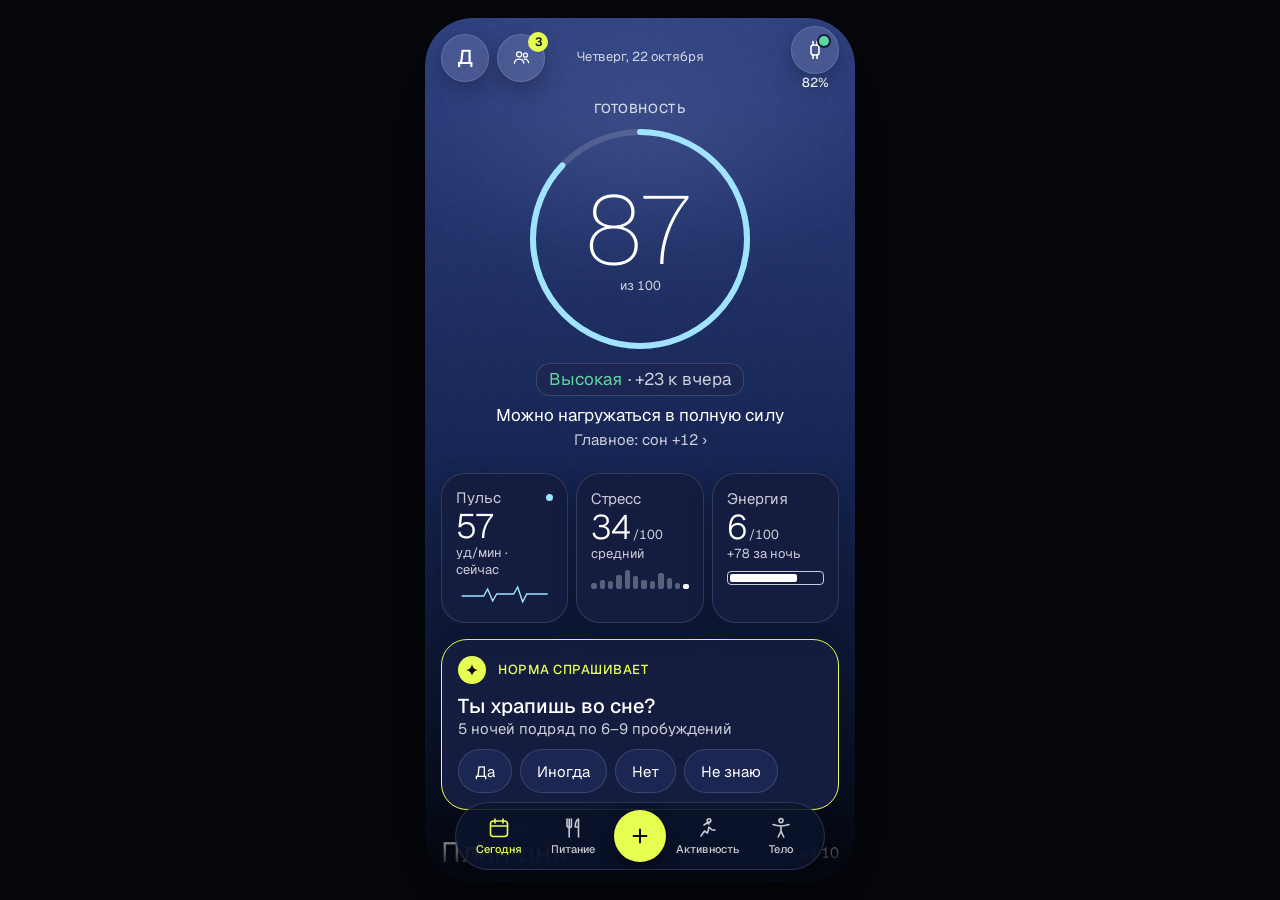
<file: next/index.html>
<!doctype html>
<html lang="ru"><head><meta charset="utf-8"><meta name="viewport" content="width=device-width,initial-scale=1,viewport-fit=cover"><link rel="apple-touch-icon" href="../icon-192.png"><style>body{margin:0}[hidden]{display:none!important}</style>
<title>Vitals 2.0 · новая версия</title>
<meta name="claude:viewport-fit-sides" content="cover">
<meta name="apple-mobile-web-app-capable" content="yes">
<meta name="apple-mobile-web-app-status-bar-style" content="black-translucent">
<meta name="theme-color" content="#0B1530">
<link rel="preconnect" href="https://fonts.googleapis.com">
<link rel="stylesheet" href="https://fonts.googleapis.com/css2?family=Geist:wght@100;200;300;400;500;600&display=swap">
<style>
/* Layout: one-screen phone app — fixed gradient backdrop, scrolling content, floating glass tab bar. Theme set by the app itself (Синяя / Зелёная / Металл). */
:root{
  --top:#2F4180;--mid:#152452;--bottom:#04070F;--cloud:#6878B4;--hl:#8C98C8;
  /* Loomy ТЗ: content sits on opaque surfaces; glass only for navigation, sheets and floating buttons */
  --surface:#141C40;--surface2:#1C2652;--hdrbg:#2F4180;
  --glass:rgba(255,255,255,.08);--glass2:rgba(255,255,255,.13);--stroke:rgba(255,255,255,.14);--stroke2:rgba(255,255,255,.4);
  --tx:#fff;--tx2:rgba(255,255,255,.78);--tx3:rgba(255,255,255,.62);--tx4:rgba(255,255,255,.42);--div:rgba(255,255,255,.14);
  --lime:#E7FF51;--mark:#E7FF51;--onlime:#0C0D0F;--knob:#E7FF51;--knobi:#0C0D0F;--link:#E7FF51;--bar:rgba(11,21,48,.75);
  --low:#FF6B5E;--med:#FFB547;--good:#5ED6A0;--high:#9FE3FF;--ser2:#C6B4FF;
  --deep:#070B20;--light:#2A5EB0;--rem:#1E2361;--awake:#E7FF51;--hdr:#2C4FAE;
  --f:"Geist",-apple-system,"SF Pro Display","Helvetica Neue",Arial,sans-serif;
  color-scheme:dark;
}
:root[data-app="forest"]{--top:#3D5C4A;--mid:#1B2E23;--bottom:#050906;--cloud:#6E8C78;--hl:#93AE9A;--bar:rgba(12,22,16,.75);--surface:#12241A;--surface2:#1A3226;--hdrbg:#3D5C4A;--tx2:rgba(255,255,255,.82);--tx3:rgba(255,255,255,.72);--deep:#2B2F8F;--light:#1C8C93;--rem:#4FE3CF;--hdr:#2E4A3A}
:root[data-app="metal"]{--top:#F9F9FA;--mid:#E6E8EB;--bottom:#D6D9DE;--cloud:#fff;--hl:#fff;
  --glass:rgba(255,255,255,.62);--glass2:rgba(255,255,255,.85);--stroke:rgba(11,21,48,.12);--stroke2:#fff;
  --surface:#FFFFFF;--surface2:#EEF0F4;--hdrbg:#F4F5F7;
  --tx:#0B1530;--tx2:rgba(11,21,48,.78);--tx3:rgba(11,21,48,.66);--tx4:rgba(11,21,48,.42);--div:rgba(11,21,48,.1);
  --low:#C0352B;--med:#9A5B00;--good:#147A4A;
  --lime:#24408A;--mark:#5E7000;--onlime:#E7FF51;--knob:#24408A;--knobi:#E7FF51;--link:#24408A;--bar:rgba(255,255,255,.75);
  --high:#1D66B5;--ser2:#6A4FC4;--awake:#5E7000;--hdr:#1B2F66;color-scheme:light}
html,body{height:var(--appH,100%);overflow:hidden;background:var(--bottom);color:var(--tx);font-family:var(--f)}
body{overflow:hidden}
*{box-sizing:border-box;-webkit-tap-highlight-color:transparent}
button{font:inherit;color:inherit;background:none;border:0;padding:0;cursor:pointer}
.stage{position:absolute;top:0;left:0;right:0;height:var(--appH,100%);display:flex;justify-content:center;background:#05070c}
.phone{position:relative;width:100%;max-width:430px;height:100%;overflow:hidden;background:var(--bottom)}
@media(min-width:600px){.stage{align-items:center}.phone{height:min(932px,96vh);border-radius:48px;box-shadow:0 30px 80px rgba(0,0,0,.6)}}
.bg{position:absolute;inset:0;background:linear-gradient(180deg,var(--top) 0%,var(--mid) 52%,var(--bottom) 100%)}
.screen{position:relative;z-index:0}
.screen::before{content:"";position:absolute;z-index:-1;width:120%;height:300px;left:-10%;top:-40px;background:radial-gradient(closest-side,var(--cloud),transparent);opacity:.3;filter:blur(30px);pointer-events:none}
:root[data-app="metal"] .bg{background:linear-gradient(135deg,#F9F9FA 0%,#E1E3E7 30%,#F4F5F7 52%,#D6D9DE 78%,#ECEDF0 100%)}
:root[data-app="metal"] .screen::before{opacity:.6}
.grain{position:absolute;inset:0;mix-blend-mode:overlay;opacity:.13;pointer-events:none}
.scroll{position:absolute;inset:0;overflow-y:auto;-webkit-overflow-scrolling:touch;padding:calc(env(safe-area-inset-top,0px) + 8px) max(16px,env(safe-area-inset-right,0px)) 120px max(16px,env(safe-area-inset-left,0px))}
.scroll::-webkit-scrollbar{display:none}
.screen.push{animation:in .28s ease}
@keyframes in{from{opacity:0;transform:translateX(18px)}to{opacity:1;transform:none}}
@media(prefers-reduced-motion:reduce){.screen{animation:none}}
/* type */
/* Type scale (Loomy ТЗ): Hero 72–96 Thin · Metric 34 Light · Metric S 22 Regular · Title L 28 · Title 20 Medium · Body 17 · Secondary 15 · Caption 13 · Overline 13 · Tab 11.
   Nothing below 11; Light from 20; Thin only for the one hero number per screen (.num.hero, set by fixType()). */
html{-webkit-text-size-adjust:100%;font-variant-numeric:tabular-nums}
.disp{font-weight:100;letter-spacing:-.04em;line-height:1}
.h1{font-size:34px;font-weight:300;letter-spacing:-.02em;line-height:1.15}
.h2{font-size:28px;font-weight:400;letter-spacing:-.01em;line-height:1.2}
.h3{font-size:20px;font-weight:500;line-height:1.25}
.b{font-size:17px;font-weight:400;line-height:1.35}
.bs{font-size:17px;font-weight:400;line-height:1.35}
.cap{font-size:15px;font-weight:400;line-height:1.35;color:var(--tx2)}
.mic{font-size:13px;font-weight:400;line-height:1.3;color:var(--tx2)}
.over{font-size:13px;font-weight:500;letter-spacing:.04em;line-height:1.2;text-transform:uppercase;color:var(--tx2)}
.num{font-weight:300;letter-spacing:-.02em;line-height:1.1;font-variant-numeric:tabular-nums}
.num.hero{font-weight:100;letter-spacing:-.03em;line-height:1}
.num.ms{font-weight:400}
.c2{color:var(--tx2)}.c3{color:var(--tx3)}.mark{color:var(--mark)}.good{color:var(--good)}.med{color:var(--med)}.lowc{color:var(--low)}.hi{color:var(--high)}
/* glass */
/* .g = content card: opaque surface. Nested cards, chips and the current plan item use surface-raised. */
.g{background:var(--surface);border:1px solid var(--stroke);border-radius:26px;box-shadow:0 10px 26px rgba(0,0,8,.22)}
.g .g,.sheet .g{background:var(--surface2);box-shadow:none}
:root[data-app="metal"] .g{box-shadow:0 8px 22px rgba(11,21,48,.08)}
/* glass = navigation, sheets and floating buttons only */
.glass,.cb.g,.sheet,.toast,.scrubtip{background:var(--glass2);border:1px solid var(--stroke);backdrop-filter:blur(30px) saturate(1.2);-webkit-backdrop-filter:blur(30px) saturate(1.2)}
.sheet{background:color-mix(in srgb,var(--surface) 72%,transparent)}
.toast{background:color-mix(in srgb,var(--surface2) 88%,transparent)}
.cb.g{box-shadow:0 8px 20px rgba(0,0,8,.25)}
@media (prefers-reduced-transparency:reduce){.glass,.cb.g,.sheet,.toast,.scrubtip,.tabbar,.veil{backdrop-filter:none!important;-webkit-backdrop-filter:none!important}.cb.g,.sheet,.toast,.scrubtip,.tabbar{background:var(--surface)!important;border-color:rgba(255,255,255,.3)!important}.hdr.scrolled::before{background:var(--hdrbg)!important}}
:root[data-rt] .glass,:root[data-rt] .cb.g,:root[data-rt] .sheet,:root[data-rt] .toast,:root[data-rt] .scrubtip,:root[data-rt] .tabbar,:root[data-rt] .veil{backdrop-filter:none!important;-webkit-backdrop-filter:none!important}
:root[data-rt] .cb.g,:root[data-rt] .sheet,:root[data-rt] .toast,:root[data-rt] .scrubtip,:root[data-rt] .tabbar{background:var(--surface)!important;border-color:rgba(255,255,255,.3)!important}
.g.acc{border-color:var(--mark)}.g.warn{border-color:var(--med)}.g.bad{border-color:var(--low)}
.pad{padding:16px}
.stack{display:flex;flex-direction:column;gap:12px}
.row{display:flex;align-items:center;gap:12px}
.between{display:flex;align-items:center;justify-content:space-between;gap:12px}
.sec{margin-top:26px;margin-bottom:12px}
.grid3{display:grid;grid-template-columns:repeat(3,minmax(0,1fr));gap:8px}
.grid2{display:grid;grid-template-columns:repeat(2,minmax(0,1fr));gap:10px}
.tap{cursor:pointer;transition:transform .12s}.tap:active{transform:scale(.98)}
button.cap,button.mic,button.lnk{min-height:44px;min-width:44px;margin:-10px -6px;padding:0 6px}
.sec button.cap{color:var(--link)}
.screen>:is(.good,.med,.lowc,.hi):not(.g),.screen>.row>:is(.good,.med,.lowc,.hi):not(.num){display:inline-flex;width:max-content;max-width:100%;padding:4px 12px;margin-top:4px;border-radius:14px;background:var(--surface2);border:1px solid var(--stroke)}
.pill{display:inline-flex;align-items:center;gap:6px;padding:4px 12px;border-radius:14px;background:var(--surface2);border:1px solid var(--stroke)}
.g .g:not(.cb):not(.seg){border-radius:12px}
/* header */
.hdr{display:flex;align-items:center;justify-content:space-between;min-height:64px;position:sticky;top:calc(-1 * (env(safe-area-inset-top,0px) + 8px));z-index:15;margin:calc(-1 * (env(safe-area-inset-top,0px) + 8px)) -16px 8px;padding:calc(env(safe-area-inset-top,0px) + 8px) 16px 4px}
/* Header (С-3): profile and groups are two separate targets with an 8 pt gap; band charge sits under the band icon */
.duo{display:flex;gap:8px;flex:none;width:104px}.duo .cb{width:48px;height:48px;border-radius:24px}.duo-club .badge{right:-4px}
.htitle{flex:1;text-align:center;min-width:0;white-space:nowrap;overflow:hidden;text-overflow:ellipsis;padding:0 6px}
.bandbtn{display:flex;flex-direction:column;align-items:center;gap:2px;flex:none;width:104px;align-items:flex-end}.bandic{width:48px;height:48px;border-radius:24px;display:grid;place-items:center;position:relative}.bandic i{position:absolute;top:9px;right:9px;width:10px;height:10px;border-radius:5px;box-shadow:0 0 0 2px var(--surface)}.bandbtn .bat{font-size:13px;font-weight:500;line-height:1;width:48px;text-align:center;font-variant-numeric:tabular-nums}
.hdr::before{content:"";position:absolute;inset:0 0 -18px;z-index:-1;pointer-events:none;opacity:0;transition:opacity .15s;background:color-mix(in srgb,var(--hdrbg) 90%,transparent);-webkit-backdrop-filter:blur(30px) saturate(1.2);backdrop-filter:blur(30px) saturate(1.2);-webkit-mask-image:linear-gradient(#000 calc(100% - 18px),transparent);mask-image:linear-gradient(#000 calc(100% - 18px),transparent)}
.hdr.scrolled::before{opacity:1}
.morning{position:absolute;inset:0;z-index:55;background:linear-gradient(180deg,var(--top),var(--mid) 55%,var(--bottom));animation:up .35s cubic-bezier(.2,.8,.2,1)}
.mscroll{position:absolute;inset:0;overflow-y:auto;padding:calc(env(safe-area-inset-top,0px) + 24px) 16px calc(env(safe-area-inset-bottom,0px) + 30px)}
.tgl{width:46px;height:28px;border-radius:14px;background:var(--div);position:relative;transition:.2s}.tgl i{position:absolute;top:3px;left:3px;width:22px;height:22px;border-radius:11px;background:#fff;transition:.2s}.tgl.on{background:var(--good)}.tgl.on i{left:21px}
.cb{width:48px;height:48px;border-radius:24px;display:grid;place-items:center;position:relative}
/* small round controls: 32 pt visible, 44 pt target (С-6) */
.cb.sm{width:44px!important;height:44px!important;background:none!important;border:0!important;box-shadow:none!important;backdrop-filter:none!important;-webkit-backdrop-filter:none!important}
.cb.sm::before{content:"";position:absolute;inset:6px;border-radius:50%;background:var(--surface2);border:1px solid var(--stroke);z-index:-1}.cb.sm{z-index:0}
.cb.on{border-color:var(--mark)}
.badge{position:absolute;top:-3px;right:-3px;min-width:20px;height:20px;padding:0 5px;border-radius:10px;background:var(--lime);color:var(--onlime);font-size:12px;font-weight:600;display:grid;place-items:center}
svg.i{width:22px;height:22px;fill:none;stroke:currentColor;stroke-width:1.6;stroke-linecap:round;stroke-linejoin:round}
/* buttons */
.btnL{min-height:56px;border-radius:28px;background:var(--lime);color:var(--onlime);display:flex;align-items:center;justify-content:center;gap:8px;font-size:17px;font-weight:500;padding:0 18px;text-align:center;box-shadow:0 6px 14px rgba(0,0,0,.3)}
.btnG{min-height:56px;border-radius:28px;display:flex;align-items:center;justify-content:center;gap:8px;font-size:17px;font-weight:400;padding:0 14px;text-align:center}
.chip{display:inline-flex;align-items:center;min-height:36px;padding:0 16px;border-radius:18px;background:var(--surface2);border:1px solid var(--stroke);font-size:15px;font-weight:400;white-space:nowrap}
button.chip{min-height:44px;border-radius:22px}
.chip.on{border-color:var(--mark);color:var(--tx)}
.chips{display:flex;gap:8px;flex-wrap:wrap}
.seg{display:flex;padding:4px;border-radius:20px;gap:2px}
.seg button{flex:1;height:44px;border-radius:18px;font-size:15px;font-weight:400;color:var(--tx2)}
.seg button.on{background:var(--surface2);color:var(--tx);font-weight:500;box-shadow:inset 0 0 0 1px var(--stroke)}
/* slider */
.slider{position:relative;height:56px;border-radius:28px;display:flex;align-items:center;justify-content:center;font-size:15px;font-weight:300;touch-action:none;user-select:none}
.knob{position:absolute;left:4px;top:4px;width:48px;height:48px;border-radius:24px;background:var(--knob);color:var(--knobi);display:grid;place-items:center;box-shadow:0 6px 14px rgba(0,0,0,.35)}
/* tab bar */
.phone::after{content:"";position:absolute;left:0;right:0;bottom:0;height:calc(env(safe-area-inset-bottom,0px) + 70px);background:linear-gradient(180deg,transparent,var(--bottom) 85%);pointer-events:none;z-index:19}
.tabbar{position:absolute;left:50%;transform:translateX(-50%);bottom:max(12px,calc(env(safe-area-inset-bottom,0px) - 8px));width:min(370px,calc(100% - 24px));height:68px;border-radius:34px;padding:0 6px;display:flex;align-items:center;justify-content:space-around;background:var(--bar);border:1px solid var(--stroke);backdrop-filter:blur(30px);-webkit-backdrop-filter:blur(30px);z-index:20}
.tab{flex:1;min-width:56px;height:58px;display:flex;flex-direction:column;align-items:center;justify-content:center;gap:3px;position:relative;color:var(--tx2)}
.tab b{font-size:11px;font-weight:500;line-height:1.2;white-space:nowrap}
.tab.on{color:var(--mark)}
:root[data-app="metal"] .tab.on{color:var(--lime)}
.plus{flex:none;margin:0 4px;width:52px;height:52px;border-radius:26px;background:var(--lime);color:var(--onlime);display:grid;place-items:center;box-shadow:0 6px 14px rgba(0,0,0,.35)}
:root[data-app="metal"] .plus svg{color:#E7FF51}
/* sheet */
.veil{position:absolute;inset:0;backdrop-filter:blur(10px);-webkit-backdrop-filter:blur(10px);background:rgba(0,0,0,.2);z-index:30;animation:fade .2s}
@keyframes fade{from{opacity:0}}
.sheet{position:absolute;left:10px;right:10px;bottom:calc(env(safe-area-inset-bottom,0px) + 8px);max-height:88%;overflow-y:auto;border-radius:40px;padding:12px 18px 22px;z-index:31;background:var(--glass2);animation:up .3s cubic-bezier(.2,.8,.2,1)}
@keyframes up{from{transform:translateY(40%);opacity:0}}
.grab{width:40px;height:5px;border-radius:3px;background:var(--tx4);margin:0 auto 14px}
/* plan */
.plan{position:relative;padding-left:34px}
.plan::before{content:"";position:absolute;left:12px;top:6px;bottom:6px;width:1px;background:var(--div)}
.gpath{animation:gpath 5s cubic-bezier(.45,0,.55,1) 1s infinite;transform:rotate(30deg)}
@keyframes gpath{0%{transform:rotate(30deg)}22%,100%{transform:rotate(62deg)}}
.gstar{transform-box:fill-box;transform-origin:center;opacity:0;animation:gstar 5s ease-in-out 1s infinite}
@keyframes breathe{0%{transform:scale(.7)}40%{transform:scale(1.25)}100%{transform:scale(.7)}}
.breathe{animation:breathe calc(var(--in) + var(--out)) ease-in-out infinite}
@keyframes boxb{0%,25%{transform:scale(.8)}25%,50%{transform:scale(1.2)}50%,75%{transform:scale(1.2)}75%,100%{transform:scale(.8)}}
.boxb{animation:boxb 16s linear infinite}
@keyframes gstar{0%{opacity:0;transform:scale(.3) rotate(0)}7%{opacity:1;transform:scale(1) rotate(25deg)}12%{opacity:.8;transform:scale(.75) rotate(45deg)}20%,100%{opacity:0;transform:scale(.3) rotate(70deg)}}
@media(prefers-reduced-motion:reduce){.gpath,.gstar{animation:none}}
.fullfocus{position:absolute;left:0;top:0;width:100%;height:100%;z-index:60;background:#04070F;display:flex;align-items:center;justify-content:center;cursor:pointer}
#layer:has(.fullfocus){position:absolute;inset:0;z-index:60}
.fullfocus i{display:block;flex:none;width:28px;height:28px;border-radius:14px;background:#E7FF51;box-shadow:0 0 24px rgba(231,255,81,.8)}
.pch,.pch svg{touch-action:pan-y;user-select:none;-webkit-user-select:none}
.scrubtip{position:absolute;top:-44px;z-index:5;padding:5px 10px;border-radius:12px;white-space:nowrap;display:flex;flex-direction:column;align-items:center;pointer-events:none;background:var(--surface2)!important}.scrubtip b{font-weight:500;font-size:15px}.scrubtip span{font-size:13px;color:var(--tx2)}
.pi{position:relative;display:flex;align-items:center;gap:12px;padding:10px 0;min-height:56px}
.pi .dot{position:absolute;left:-28px;width:16px;height:16px;border-radius:8px;border:1.5px solid var(--tx3);background:var(--bottom)}
.pi.done .dot{background:var(--tx3);border-color:var(--tx3)}
.pi.now{background:var(--surface2);border:1px solid var(--stroke);border-radius:20px;padding:10px 12px;margin:4px 0}
.pi.now .dot{left:-34px;border-color:var(--mark);border-width:4px}
.pi.done .t{color:var(--tx3)}
.chk{margin-left:auto;flex:none;width:44px;height:44px;border-radius:22px;background:var(--knob);color:var(--knobi);display:grid;place-items:center}
.ava{width:32px;height:32px;border-radius:16px;border:1.2px solid var(--mark);display:grid;place-items:center;font-size:13px;font-weight:500;background:var(--glass2);flex:none}
/* advisor */
.norma{width:28px;height:28px;border-radius:14px;background:var(--lime);color:var(--onlime);display:grid;place-items:center;flex:none}
:root[data-app="metal"] .norma{color:#E7FF51}
.toast{position:absolute;left:50%;transform:translateX(-50%);bottom:calc(env(safe-area-inset-bottom,0px) + 96px);z-index:50;min-height:48px;padding:6px 8px 6px 18px;border-radius:24px;font-size:15px;display:flex;align-items:center;gap:6px;width:max-content;max-width:calc(100% - 32px);animation:fade .2s}
.toast button{min-height:44px;padding:0 12px;font-size:15px;font-weight:500;color:var(--mark)}
:root[data-app="metal"] .toast button{color:var(--lime)}
.bar{height:4px;border-radius:2px;background:var(--div);position:relative;overflow:visible}
.bar>i{position:absolute;left:0;top:0;bottom:0;border-radius:2px;background:var(--mark)}
.hr{height:1px;background:var(--div)}
.toggle{width:48px;height:28px;border-radius:22px;background:var(--surface2);position:relative;flex:none;transition:background .2s;box-sizing:content-box;border:8px solid transparent;background-clip:padding-box;margin:-8px;box-shadow:inset 0 0 0 1px var(--stroke)}
.toggle::after{content:"";position:absolute;top:2px;left:2px;width:24px;height:24px;border-radius:12px;background:var(--tx2);transition:left .2s}
.toggle.on{background:var(--lime)}.toggle.on::after{left:22px;background:var(--onlime)}
.rimg{position:relative;background:var(--surface2) center/40px no-repeat url("data:image/svg+xml,%3Csvg xmlns='http://www.w3.org/2000/svg' viewBox='0 0 24 24' fill='none' stroke='%238C98C8' stroke-width='1.5' stroke-linecap='round'%3E%3Cpath d='M6 3v6.5a2.2 2.2 0 0 0 4.4 0V3M8.2 3v18M17.5 21V3c-2.2 1.2-3.3 4-3.3 8h3.3'/%3E%3C/svg%3E")}
.photo{border-radius:18px;background:radial-gradient(circle at 40% 40%,#c9a26b,#6b4a2b 45%,#1c2238 70%);position:relative;overflow:hidden}
.photo::after{content:"";position:absolute;inset:18%;border-radius:50%;background:radial-gradient(circle at 35% 35%,#e9c58b 0,#9fbf6a 30%,#6d8f3c 55%,#3a2a1f 80%)}
.photo.sal{background:radial-gradient(circle at 50% 50%,#2a3350,#0c1020 70%)}.photo.sal::after{background:radial-gradient(circle at 40% 40%,#f29a6b 0,#e36f3f 30%,#6d8f3c 60%,#1c2238 85%)}
.photo.oat{background:radial-gradient(circle at 50% 50%,#2a3350,#0c1020 70%)}.photo.oat::after{background:radial-gradient(circle at 40% 40%,#efe0c4 0,#d7bf92 40%,#5b6fb8 62%,#1c2238 85%)}
.photo.sport{background:linear-gradient(160deg,#2b3b72,#0b1124)}.photo.sport::after{inset:30% 35% 10% 35%;border-radius:40% 40% 10% 10%;background:linear-gradient(#cfd6ea,#5a678f)}
.fload{display:flex;flex-direction:column;gap:6px}
.track{position:relative;height:20px}
.track .ln{position:absolute;left:0;right:0;top:9px;height:2px;background:var(--div)}
.track .tg{position:absolute;top:0;height:20px;border:1px dashed var(--tx2);border-radius:6px}
.track .fact{position:absolute;left:0;top:5px;height:10px;border-radius:5px}
.skel{background:linear-gradient(90deg,var(--surface) 0%,var(--surface2) 50%,var(--surface) 100%);background-size:200% 100%;animation:skel 1.4s linear infinite;border:1px solid var(--stroke)}
@keyframes skel{to{background-position:-200% 0}}
@media(prefers-reduced-motion:reduce){.skel{animation:none}.screen::before{transition:none}}
.tabbar[hidden]{display:none!important}
.scroll.notab{padding-bottom:calc(env(safe-area-inset-bottom,0px) + 16px)}
.phone:has(.scroll.notab)::after{display:none}
</style>

<script>(function(){const f=()=>{if(navigator.standalone||matchMedia('(display-mode: standalone)').matches)document.documentElement.style.setProperty('--appH',Math.max(innerHeight,screen.height)+'px')};f();addEventListener('resize',f)})()</script>
</head><body><div class="stage"><div class="phone" id="phone">
  <div class="bg"></div><canvas class="grain" id="grain"></canvas>
  <div class="scroll" id="scroll"></div>
  <nav class="tabbar" id="tabbar" aria-label="Разделы"></nav>
  <div id="layer"></div>
</div></div>

<script src="../feed.js"></script>
<script>
const $=s=>document.querySelector(s);
const I={band:'<rect x="8" y="7" width="8" height="10" rx="2.6"/><path d="M10 7V3.5M14 7V3.5M10 17v3.5M14 17v3.5"/>',cup:'<path d="M5 8h11v6a5 5 0 0 1-5 5h-1a5 5 0 0 1-5-5V8zM16 10h2a2 2 0 0 1 0 4h-2"/>',smoke:'<path d="M3 15h14v3H3zM19 15v3M21 15v3M17 11c0-2-2-2-2-4s2-2 2-4M21 11c0-2-2-2-2-4"/>',sliders:'<path d="M4 7h9M17 7h3M4 12h3M11 12h9M4 17h11M19 17h1"/><circle cx="15" cy="7" r="2"/><circle cx="9" cy="12" r="2"/><circle cx="17" cy="17" r="2"/>',gear:'<circle cx="12" cy="12" r="3.2"/><path d="M12 2.5v3M12 18.5v3M2.5 12h3M18.5 12h3M5.3 5.3l2.1 2.1M16.6 16.6l2.1 2.1M5.3 18.7l2.1-2.1M16.6 7.4l2.1-2.1"/><circle cx="12" cy="12" r="6.5"/>',
 cal:'<rect x="3.5" y="5" width="17" height="15.5" rx="3"/><path d="M3.5 10h17M8 3v4M16 3v4"/>',
 bowl:'<path d="M3.5 11h17a8.5 8.5 0 0 1-17 0Z"/><path d="M9 4c0 1.5 1 1.5 1 3M13 4c0 1.5 1 1.5 1 3"/>',
 dumb:'<path d="M3 9v6M6 7v10M18 7v10M21 9v6M6 12h12"/>',
 heart:'<path d="M12 20s-7.5-4.6-7.5-10.2A4.3 4.3 0 0 1 12 7.2a4.3 4.3 0 0 1 7.5 2.6C19.5 15.4 12 20 12 20Z"/>',
 fork:'<path d="M6 3v6.5a2.2 2.2 0 0 0 4.4 0V3M8.2 3v18M17.5 21V3c-2.2 1.2-3.3 4-3.3 8h3.3"/>',
 body:'<circle cx="12" cy="4.6" r="2"/><path d="M4 8.6c2.6 1 5.2 1.4 8 1.4s5.4-.4 8-1.4M12 10v5.2M12 15.2 9.2 21M12 15.2l2.8 5.8"/>',
 tube:'<path d="M5 3h5M6 3v13.6a1.5 1.5 0 0 0 3 0V3M14 3h5M15 3v13.6a1.5 1.5 0 0 0 3 0V3M6 10.5h3M15 13h3"/>',
 steth:'<path d="M6 3.5H5v5.2a4 4 0 0 0 8 0V3.5h-1M9 12.7v1.8a5 5 0 0 0 10 0v-2"/><circle cx="19" cy="10.5" r="2"/>',
 barcode:'<path d="M4 8V5.5A1.5 1.5 0 0 1 5.5 4H8M16 4h2.5A1.5 1.5 0 0 1 20 5.5V8M20 16v2.5a1.5 1.5 0 0 1-1.5 1.5H16M8 20H5.5A1.5 1.5 0 0 1 4 18.5V16M8 8.5v7M10.5 8.5v7M13.5 8.5v7M16 8.5v7"/>',
 textscan:'<path d="M4 8V5.5A1.5 1.5 0 0 1 5.5 4H8M16 4h2.5A1.5 1.5 0 0 1 20 5.5V8M20 16v2.5a1.5 1.5 0 0 1-1.5 1.5H16M8 20H5.5A1.5 1.5 0 0 1 4 18.5V16M8 9.5h8M8 12h8M8 14.5h5"/>',
 lotus:'<path d="M12 19.5c-3.8 0-7.4-1.8-8.5-5.4 2.9.1 5.8 1.2 8.5 3.8 2.7-2.6 5.6-3.7 8.5-3.8-1.1 3.6-4.7 5.4-8.5 5.4ZM12 17.5c-1.7-1.9-2.6-4.4-2.6-7.4 1 .2 1.9.8 2.6 1.9.7-1.1 1.6-1.7 2.6-1.9 0 3-.9 5.5-2.6 7.4Z"/>',
 trash:'<path d="M4.5 7h15M10 7V4.5h4V7M6.5 7l1 13h9l1-13M10.5 11v5M13.5 11v5"/>',
 wifi:'<path d="M2.5 9a14 14 0 0 1 19 0M5.5 12.2a9.5 9.5 0 0 1 13 0M8.6 15.4a5 5 0 0 1 6.8 0"/><circle cx="12" cy="19" r="1.2" fill="currentColor"/>',
 plus:'<path d="M12 5v14M5 12h14" stroke-width="2.2"/>',back:'<path d="M19 12H5M11 6l-6 6 6 6"/>',chev:'<path d="M9 6l6 6-6 6"/>',
 arrow:'<path d="M5 12h13M13 7l5 5-5 5"/>',x:'<path d="M6 6l12 12M18 6 6 18"/>',check:'<path d="M5 12.5 9.5 17 19 7" stroke-width="2.4"/>',
 groups:'<circle cx="9" cy="8" r="3.2"/><path d="M3 19c.6-3.2 3-5 6-5s5.4 1.8 6 5"/><circle cx="17" cy="9" r="2.6"/><path d="M15.5 14.2c2.5-.3 4.8 1.2 5.5 4.3"/>',
 cam:'<path d="M4 8h3l2-3h6l2 3h3v11H4z"/><circle cx="12" cy="13" r="3.5"/>',drop:'<path d="M12 3s-6 7-6 11.5a6 6 0 0 0 12 0C18 10 12 3 12 3Z"/>',
 moon:'<path d="M20 14.5A8.5 8.5 0 0 1 9.5 4a8.5 8.5 0 1 0 10.5 10.5Z"/>',pulse:'<path d="M2 12h4l2-5 4 10 2-5h8"/>',
 spark:'<path d="M12 2c.9 5.4 4.6 9.1 10 10-5.4.9-9.1 4.6-10 10-.9-5.4-4.6-9.1-10-10 5.4-.9 9.1-4.6 10-10Z" fill="currentColor" stroke="none"/>',
 mic:'<rect x="9" y="3" width="6" height="11" rx="3"/><path d="M5.5 11a6.5 6.5 0 0 0 13 0M12 17.5V21"/>',play:'<path d="M8 5.5v13l10-6.5z" fill="currentColor"/>',
 run:'<circle cx="14" cy="4.5" r="1.8"/><path d="M6 20l3.5-5 3 2 1.5-6 3 3h3M9 9l3-2 2 1"/>',yoga:'<circle cx="12" cy="4.5" r="1.8"/><path d="M4 12c3 0 5-2 8-2s5 2 8 2M12 10v5l-4 5M12 15l4 5"/>',
 watch:'<rect x="7" y="6" width="10" height="12" rx="3"/><path d="M9 6l.5-3h5l.5 3M9 18l.5 3h5l.5-3"/>',lock:'<rect x="5" y="10.5" width="14" height="10" rx="3"/><path d="M8 10.5V8a4 4 0 0 1 8 0v2.5"/>',
 bell:'<path d="M6 16V11a6 6 0 0 1 12 0v5l1.5 2h-15zM10 20.5a2 2 0 0 0 4 0"/>',mail:'<rect x="3" y="5.5" width="18" height="13" rx="3"/><path d="m4 7.5 8 6 8-6"/>'};
const ic=(n,s=22)=>`<svg class="i" viewBox="0 0 24 24" style="width:${s}px;height:${s}px">${I[n]}</svg>`;

// ---------- state ----------
const st={tab:'today',stack:[],theme:'blue',water:1.2,eaten:1420,goal:2100,advQ:[
  {id:'snore',sec:'Сегодня',q:'Ты храпишь во сне?',sub:'5 ночей подряд по 6–9 пробуждений',a:['Да','Иногда','Нет','Не знаю']},
  {id:'dry',sec:'Сон',q:'Сухость во рту утром бывает?',sub:'Разбираемся с пробуждениями · вопрос 2 из 4',a:['Да, часто','Иногда','Нет']},
  {id:'ill',sec:'Активность',q:'Простыл или нездоровится?',sub:'Пульс покоя +5 уд/мин уже 4 дня без нагрузки',a:['Да','Нет','Не уверен']}],answered:{},
  plan:[{s:'pin',t:'Без десертов сегодня',sub:'Захочется сладкого — кусок хлеба или фрукт. Цель Потенциала: −4 кг за 8 недель'},
  {s:'done',i:'drop',t:'Вода 300 мл',sub:'07:30 · по факту 07:35'},{s:'done',i:'bowl',t:'Завтрак',sub:'08:30 · по факту 08:52 · 520 ккал'},{s:'done',i:'run',t:'Прогулка 20 минут',sub:'10:00 · 2 300 шагов'},
  {s:'now',i:'bowl',t:'Обед',sub:'13:00 · белок 40 г',a:'food'},{s:'next',i:'bowl',t:'Перекус',sub:'16:00 · творог или орехи',a:'food'},{s:'next',i:'dumb',t:'Теннис 60 минут',sub:'18:30 · пульс 130–150',a:'sport:Теннис'},
  {s:'next',coach:'АС',t:'Растяжка после тенниса · 15 мин',sub:'от тренера Анны',a:'sport:Растяжка'},{s:'next',i:'bowl',t:'Ужин',sub:'до 20:00 · отбой в 23:00',a:'food'},{s:'next',i:'moon',t:'Подготовка ко сну',sub:'22:20 · ритуал и медитация 10 мин',a:'go:winddown'}],
  diary:[{t:'Завтрак',s:'08:52 · овсянка, банан, орехи',k:420,p:'oat'},{t:'Обед',s:'13:20 · боул с курицей',k:610,p:''},{t:'Полдник',s:'16:20 · творог 5%',k:190,p:'sal'}],
  liked:{},showMe:true,caseStep:1,portions:[160,150,60,80],workout:null,
  bp:[{s:124,d:80,p:62,h:'Сегодня, 08:10',today:1},{s:128,d:83,p:66,h:'Вчера, 21:30'},{s:122,d:79,p:60,h:'Вчера, 08:05'},{s:131,d:86,p:70,h:'19 октября, 21:40'},{s:125,d:81,p:63,h:'19 октября, 08:00'}],bpd:{s:124,d:80,p:62},
  band:{bat:82,conn:true,days:5,sync:'2 мин назад',fw:'1.4.2',hand:'левая',opt:{hr:1,spo2:1,temp:1,stress:1,vib:1,alarm:1,raise:1}},zs:{method:'hrr',maxM:null,rest:49,manual:null},ev:0,meal:0,day:3,wk:0,
  hab:[{k:'coffee',t:510},{k:'coffee',t:930},{k:'sweets',t:960},{k:'wine',t:1260}],wd:{},ovl:{weight:1},pr:null,prac:'sleep'};
try{const s=JSON.parse(localStorage.getItem('vitals-proto')||'{}');if(s.theme)st.theme=s.theme;}catch(e){}
const save=()=>{try{localStorage.setItem('vitals-proto',JSON.stringify({theme:st.theme}))}catch(e){}};
function applyTheme(){document.documentElement.dataset.app=st.theme==='blue'?'':st.theme;if(st.theme==='blue')delete document.documentElement.dataset.app;}

// ---------- helpers ----------
// Readiness ring with a game-style glint every 5 s: a tiny star sprite (bright core, soft halo, thin cross rays) flashes on the arc,
// slides a little along the edge and fades — the hint that the ring opens «Факторы».
let shineN=0;
function glintRing(d,w,p,col,delay=1){const k=++shineN,r=(d-w)/2,cx=d/2,dl=`animation-delay:${delay}s`;
 return ring(d,w,p,col)+`<svg class="shine" width="${d}" height="${d}" viewBox="0 0 ${d} ${d}" style="position:absolute;left:0;top:0;pointer-events:none;overflow:visible"><defs><radialGradient id="ghalo${k}"><stop offset="0" stop-color="#fff" stop-opacity=".9"/><stop offset=".35" stop-color="#fff" stop-opacity=".35"/><stop offset="1" stop-color="#fff" stop-opacity="0"/></radialGradient></defs><g class="gpath" style="transform-origin:${cx}px ${cx}px;${dl}"><g transform="translate(${cx} ${cx-r})"><g class="gstar" style="${dl}"><circle r="8" fill="url(#ghalo${k})"/><path d="M0 -13 L0.7 0 L0 13 L-0.7 0Z M-13 0 L0 -0.7 L13 0 L0 0.7Z" fill="#fff"/><path d="M-4.5 -4.5 L0 -0.4 L4.5 4.5 L0 0.4Z M4.5 -4.5 L0.4 0 L-4.5 4.5 L-0.4 0Z" fill="#fff" opacity=".55"/><circle r="1.6" fill="#fff"/></g></g></g></svg>`}
function ring(d,w,p,col,start=-90,span=360){const r=(d-w)/2,c=2*Math.PI*r,len=c*span/360;return `<svg width="${d}" height="${d}" viewBox="0 0 ${d} ${d}" style="transform:rotate(${start}deg)"><circle cx="${d/2}" cy="${d/2}" r="${r}" fill="none" stroke="var(--div)" stroke-width="${w}" stroke-dasharray="${len} ${c}" stroke-linecap="round"/><circle cx="${d/2}" cy="${d/2}" r="${r}" fill="none" stroke="${col}" stroke-width="${w}" stroke-dasharray="${len*p} ${c}" stroke-linecap="round"/></svg>`}
// Header. Main tabs: profile + club (same size, overlapping) on the left, band status on the right. Inner pages: back + title only.
const batCol=b=>b<20?'var(--low)':b<50?'var(--med)':'var(--good)';
const hdr=(left,title,clubOn)=>left==='back'?`<div class="hdr"><button class="cb g" data-go="back" aria-label="Назад">${ic('back',20)}</button><span class="b c2 htitle">${title}</span><span style="width:48px;flex:none"></span></div>`
 :`<div class="hdr"><div class="duo"><button class="cb g duo-me" data-go="profile" aria-label="Профиль"><span class="h3">Д</span></button><button class="cb g duo-club" data-go="club" aria-label="Клуб · 3 новых">${ic('groups',19)}<span class="badge">3</span></button></div><span class="mic htitle">${title}</span><button class="bandbtn" data-go="band" aria-label="Браслет · заряд ${st.band.bat}% · ${st.band.conn?'подключён':'не подключён'}"><span class="cb g bandic">${ic('band',24)}<i style="background:${st.band.conn?'var(--good)':'var(--low)'}"></i></span><span class="bat">${st.band.bat<20?'⚠ ':''}${st.band.bat}%</span></button></div>`;
const sec=(t,r='')=>`<div class="between sec"><span class="h2">${t}</span>${r}</div>`;
const tip=t=>`<div class="g acc pad row" style="border-radius:22px;align-items:flex-start"><span class="mark">${ic('spark',16)}</span><span class="cap" style="color:var(--tx2)">${t}</span></div>`;
// Б-2: the main action is a plain button in the thumb zone (tap = action); additions get an «Отменить» toast for 5 s.
function slider(label,act){return `<button class="btnL" style="width:100%" data-act="${act}">${label}</button>`}
function advQ(q){if(st.answered[q.id])return `<div class="g pad row" style="border-radius:24px"><span class="norma">${ic('spark',14)}</span><div><div class="bs">Спасибо, учту</div><div class="cap">${q.q} — ${st.answered[q.id]}</div></div></div>`;
 return `<div class="g acc pad stack" style="border-radius:26px;gap:10px"><div class="row"><span class="norma">${ic('spark',14)}</span><span class="over mark" style="color:var(--mark)">Норма спрашивает</span></div><div><div class="h3">${q.q}</div><div class="cap">${q.sub}</div></div><div class="chips">${q.a.map(a=>`<button class="chip" data-ans="${q.id}|${a}">${a}</button>`).join('')}</div></div>`}
const advA=(t,s,go)=>`<div class="g acc pad stack tap" data-go="${go||'potential'}" style="border-radius:26px;gap:8px"><div class="row"><span class="norma">${ic('spark',14)}</span><span class="over" style="color:var(--mark)">Норма советует</span></div><div class="h3">${t}</div><div class="cap">${s}</div><span class="cap" style="color:var(--link)">Почему и что делать ›</span></div>`;
function toast(t,undo){document.querySelectorAll('.toast').forEach(x=>x.remove());const e=document.createElement('div');e.className='toast';e.setAttribute('role','status');e.innerHTML=`<span></span>`;e.firstChild.textContent=t;if(undo){const b=document.createElement('button');b.textContent='Отменить';b.onclick=()=>{e.remove();undo()};e.appendChild(b)}$('#phone').appendChild(e);setTimeout(()=>e.remove(),undo?5000:2200)}
const openQ=()=>st.advQ.filter(q=>!st.answered[q.id]).length;

// ---------- screens ----------
const S={};
// Factors behind today's readiness (shared by Today and «Что повлияло»)
const FACT=()=>[['Сон',VV.sleepTxt,12,'sleep'],['ВСР',MX.metric.v+' мс · '+MX.metric.st,8,'metric'],['Пульс покоя',MX.rhr.v+' уд/мин',4,'rhr'],['Нагрузка 7 дней','в оптимуме',0,'load'],['Стресс вчера',Math.round(PCFG.stress.daily(1))+'% дня',-4,'stress'],['Поздний ужин','21:40',-6,'nutrition-tab']];
const readyMean=v=>v>=76?'Можно нагружаться в полную силу':v>=51?'Обычный день: нагрузка как по плану':v>=26?'Лучше умеренно: без рекордов':'День восстановления: только лёгкое';
const signed=n=>(n>0?'+':n<0?'−':'')+Math.abs(n);
S.today=()=>{const hr=56+Math.round(Math.random()*5),cmp=innerHeight<720,RD=cmp?150:220,top=FACT().slice().sort((a,b)=>Math.abs(b[2])-Math.abs(a[2]))[0];const plan=st.plan.map((p,i)=>p.s==='pin'?'':`<div class="pi ${p.s} tap" data-plan="${i}" data-ev="${i}"><span class="dot"></span>${p.coach?`<span class="ava">${p.coach}</span>`:`<span class="${p.s==='done'?'c3':''}">${ic(p.i,20)}</span>`}<div style="min-width:0"><div class="bs t">${p.t}</div><div class="mic ${p.s==='now'?'mark':''}" style="${p.s==='now'?'color:var(--mark)':''}">${p.s==='now'?'сейчас · ':''}${p.sub}</div></div>${p.s==='now'?`<button class="chk" data-done="${i}" aria-label="Отметить">${ic('check',18)}</button>`:`<span class="c3" style="margin-left:auto">${ic('chev',16)}</span>`}</div>`).join('');
 const done=st.plan.filter(p=>p.s==='done').length;
 return `${hdr('ava',innerWidth<400?VV.date.replace(/^([А-Яа-яЁё]+),/,(m,w)=>({Понедельник:'Пн',Вторник:'Вт',Среда:'Ср',Четверг:'Чт',Пятница:'Пт',Суббота:'Сб',Воскресенье:'Вс'}[w]||w)+','):VV.date)}
 <div style="text-align:center" class="tap" data-go="factors" role="button" aria-label="Готовность ${VV.ready} из 100, ${VV.readyZone}. Что повлияло"><div class="over">Готовность</div><div style="position:relative;width:${RD}px;height:${RD}px;margin:${cmp?6:12}px auto 0">${glintRing(RD,6,VV.ready/100,'var(--high)')}<div style="position:absolute;inset:0;display:grid;place-items:center"><div><div class="num" style="font-size:${cmp?72:96}px">${VV.ready}</div><div class="mic">из 100</div></div></div></div>
 <div style="margin-top:${cmp?8:14}px"><span class="pill bs"><span class="${VV.readyTone}">${VV.readyZone}</span>${VV.readyDelta?`<span class="c2">· ${VV.readyDelta}</span>`:''}</span></div><div class="b" style="max-width:320px;margin:8px auto 0">${readyMean(VV.ready)}</div><div class="cap" style="margin:4px auto 12px">Главное: ${top[0].toLowerCase()} ${signed(top[2])} <span aria-hidden="true">›</span></div></div>
 ${cmp?`<div style="margin-top:14px">${advQ(st.advQ[0])}</div>`:''}
 <div class="grid3" style="margin-top:${cmp?14:22}px">
  <div class="g pad tap" data-go="hr" style="border-radius:24px;padding:14px"><div class="between"><span class="cap">Пульс</span><span id="live" style="width:7px;height:7px;border-radius:4px;background:var(--high)" aria-hidden="true"></span></div><div class="num" style="font-size:34px" id="hr">${hr}</div><div class="mic">уд/мин · сейчас</div><svg viewBox="0 0 86 18" style="width:100%;height:18px;margin-top:6px" aria-hidden="true"><path d="M0 11 H22 L26 4 L31 16 L35 9 H52 L56 2 L61 17 L65 9 H86" stroke="var(--high)" fill="none" stroke-width="1.4"/></svg></div>
  <div class="g pad tap" data-go="stress" style="border-radius:24px;padding:14px"><span class="cap">Стресс</span><div><span class="num" style="font-size:34px">${MX.stress.v}</span><span class="mic"> /100</span></div><div class="mic ${MX.stress.v>50?'med':MX.stress.v>25?'':'good'}">${MX.stress.v>50?'высокий':MX.stress.v>25?'средний':'низкий'}</div><div style="display:flex;gap:3px;align-items:flex-end;height:22px;margin-top:4px">${[4,6,5,9,12,8,6,5,10,7,4,3].map((h,i)=>`<i style="flex:1;height:${h*1.6}px;border-radius:2px;background:var(--tx);opacity:${i==11?1:.3}"></i>`).join('')}</div></div>
  <div class="g pad tap" data-go="energy" style="border-radius:24px;padding:14px"><span class="cap">Энергия</span><div><span class="num" style="font-size:34px">${VV.energy}</span><span class="mic"> /100</span></div><div class="mic">${VV.enCh} за ночь</div><div style="margin-top:8px;height:14px;border:1.2px solid var(--tx2);border-radius:4px;padding:2px"><i style="display:block;height:100%;width:74%;background:var(--tx);border-radius:2px"></i></div></div></div>
 ${cmp?'':`<div style="margin-top:16px">${advQ(st.advQ[0])}</div>`}
 ${sec('План дня',`<span class="cap">${done} из ${st.plan.length-1}</span>`)}
 <div class="g acc pad tap" data-ev="0" style="border-radius:24px"><div class="over" style="color:var(--mark)">На весь день</div><div class="h3" style="margin-top:6px">${st.plan[0].t}</div><div class="cap" style="margin-top:4px">${st.plan[0].sub}</div></div>
 <div class="plan" style="margin-top:10px">${plan}</div>
 ${sec('Питание')}<div class="g pad row tap" data-go="nutrition-tab" style="border-radius:26px"><div style="position:relative;width:64px;height:64px">${ring(64,4,st.eaten/st.goal,'var(--mark)',135,270)}<div class="num" style="position:absolute;inset:0;display:grid;place-items:center;font-size:18px">${st.goal-st.eaten}</div></div><div><div class="bs">Осталось ${st.goal-st.eaten} ккал</div><div class="cap">Белок 88 / 130 г</div></div><span style="margin-left:auto" class="mark">${ic('cam')}</span></div>
 <div class="g pad row tap" data-go="labs" style="border-radius:26px;margin-top:12px">${ic('tube')}<div><div class="bs">Чекап · 12 ноября</div><div class="cap">Исходная точка · Гемотест, 08:00 натощак</div></div><span style="margin-left:auto" class="c3">${ic('chev',16)}</span></div>`};
S.factors=()=>`${hdr('back','Готовность')}<div class="row" style="gap:18px"><div style="position:relative;width:128px;height:128px">${(()=>{const Hd=pHead('ready',PCFG.ready),v=Hd.today?VV.ready:rnd(Hd.v),z=v>=76?['Высокая','hi']:v>=51?['Хорошая','good']:v>=26?['Средняя','med']:['Низкая','lowc'];return `${ring(128,5,v/100,'var(--high)')}<div class="num" style="position:absolute;inset:0;display:grid;place-items:center;font-size:48px">${v}</div></div><div><div class="h2 ${Hd.today?VV.readyTone:z[1]}">${Hd.today?VV.readyZone:z[0]}</div><div class="cap">${Hd.today?(VV.readyDelta||''):capFirst(Hd.lbl)}`})()} · лучше, чем 80% твоих дней</div></div></div>
 ${pChart('ready',PCFG.ready)}
 ${sec('Что повлияло')}<div class="g" style="padding:6px 18px">${FACT().map((f,i)=>`<div class="between tap" data-go="${f[3]}" style="padding:12px 0;${i?'border-top:1px solid var(--div)':''}"><div><div class="bs">${f[0]}</div><div class="cap">${f[1]}</div></div><div class="row"><span style="display:inline-block;width:${Math.abs(f[2])*5}px;height:8px;border-radius:4px;background:${f[2]>0?'var(--good)':'var(--med)'}"></span><span class="cap ${f[2]>0?'good':f[2]<0?'med':''}" style="width:24px;text-align:right">${f[2]>0?'+':''}${f[2]}</span><span class="c3">${ic('chev',14)}</span></div></div>`).join('')}</div>
 <div style="margin-top:14px">${tip('Ужин до 20:00 добавил бы ещё +6 к утру')}</div>`;
const MX={
 metric:{t:'ВСР',sub:'Вариабельность пульса · ночь',v:68,u:'мс',st:'в личной норме 55–75',c:'good',mn:40,mx:90,lo:55,hi:75,d:{d:[62,64,61,66,68,67,69,68],w:[61,64,58,70,66,57,72,69,63,74,60,66,71,68],m:Array.from({length:30},(_,i)=>58+Math.round(10*Math.sin(i/3)+i/4))},why:['Что влияет на твою ВСР','Ужин после 21:00 → −9 мс · Алкоголь → −14 мс · Отбой до 23:30 → +6 мс']},
 rhr:{t:'Пульс покоя',sub:'Минимальный пульс · ночь',v:49,u:'уд/мин',st:'−2 за неделю · норма 46–54',c:'good',mn:40,mx:65,lo:46,hi:54,d:{d:[58,55,52,50,49,49,50,49],w:[52,51,53,50,52,54,51,50,51,49,50,51,49,49],m:Array.from({length:30},(_,i)=>53-Math.round(i/8)+Math.round(1.5*Math.sin(i/2)))},why:['Что влияет на пульс покоя','Алкоголь → +6 уд/мин · Поздний ужин → +4 · Кардио Z2 3×/нед → −3 за 2 мес']},
 hr:{t:'Пульс',sub:'Сейчас · за сегодня от 49 до 128',v:57,u:'уд/мин',st:'в покое · норма 50–70',c:'good',mn:40,mx:140,lo:50,hi:70,d:{d:[52,50,49,51,50,53,62,74,88,128,96,92,84,78,72,70,68,74,66,64,62,60,58,57],w:[64,66,63,71,68,65,67],m:Array.from({length:30},(_,i)=>64+Math.round(4*Math.sin(i/2.2)))},why:['Что было за день','Прогулка 10:00 → 128 · Совещание 11:00–13:00 → 92 · Ночью минимум 49'],lbl:{d:['00:00','сейчас'],w:['пн','вс'],m:['21 сен','сегодня']}},
 stress:{t:'Стресс',sub:'Уровень стресса по ВСР · сейчас',v:18,u:'/100',st:'низкий · 32% дня вчера в стрессе',c:'good',mn:0,mx:100,lo:0,hi:25,d:{d:[12,18,26,48,62,55,40,30,22,35,28,18],w:[34,28,41,30,26,38,32],m:Array.from({length:30},(_,i)=>30+Math.round(10*Math.sin(i/2.5)))},why:['Когда был стресс','Вчера 11:00–13:00 совещание → 62 · Дыхание 4–6, 3 мин → −15 за 10 минут'],per:['d','По часам'],}
};let hrvP='w';
const mScreen=k=>{const M=MX[k];const d=M.d[hrvP];const w=338,h=170,mn=M.mn,mx=M.mx;const y=v=>h-10-(v-mn)/(mx-mn)*(h-20);const pts=d.map((v,i)=>[10+i*(w-20)/(d.length-1),y(v)]);
 const Hd=pHead(k,PCFG[k]);const hv=Hd.today?M.v:rnd(Hd.v);
 return `${hdr('back',M.t)}<div class="cap">${M.sub.split(' · ')[0]} · ${capFirst(Hd.lbl)}</div><div class="row" style="align-items:baseline"><span class="num" style="font-size:76px">${hv}</span><span class="h3 c2">${M.u}</span></div><div class="bs ${M.c}">${Hd.today?M.st:(M.lo!=null?(hv>=M.lo&&hv<=M.hi?'в личной норме ':'вне нормы ')+M.lo+'–'+M.hi:'')}</div>
 ${pChart(k,PCFG[k])}
 <div class="g pad" style="margin-top:12px;border-radius:24px"><div class="bs">${M.why[0]}</div><div class="cap" style="margin-top:6px">${M.why[1]}</div></div>${k==='stress'?`${sec('Снять стресс')}<div class="g acc pad" style="border-radius:24px"><div class="over" style="color:var(--mark)">Стресс высокий — начни с этого</div><div class="cap" style="margin-top:4px">Когда стресс выше 50, Норма сразу предложит фокусирование на точке</div></div><div class="stack" style="gap:10px;margin-top:10px">${['point','sigh','breath','box','walk','scan'].map((id,i)=>pracCard(id,i===0)).join('')}</div>${sec('Почитать',`<button class="cap" style="color:var(--link)" data-go="books">Все</button>`)}<div style="display:flex;gap:12px;overflow-x:auto;margin:0 -16px;padding:0 16px">${BOOKS.filter(b=>b[4]==='стресс').map(b=>`<div class="tap" data-go="books" style="flex:none;width:120px">${bookCover(b,120)}<div class="mic" style="margin-top:6px">${b[1]}</div></div>`).join('')}</div>`:''}`};
S.metric=()=>mScreen('metric');S.hr=()=>mScreen('hr');S.rhr=()=>mScreen('rhr');S.stress=()=>mScreen('stress');
S.energy=()=>{const Hd=pHead('energy',PCFG.energy);return `${hdr('back','Энергия тела')}<div class="cap">${capFirst(Hd.lbl)}${Hd.today?'':FEED?' · максимум':''}</div><div class="row" style="align-items:baseline"><span class="num" style="font-size:96px">${Hd.today?VV.energy:rnd(Hd.v)}</span><span class="h3 c2">/100${Hd.today?' сейчас':''}</span></div><div class="cap mark" style="color:var(--mark)">${Hd.today?`${VV.enCh} за ночь · ${VV.enDr} за день${FEED?'':' · к отбою ≈ 30'}`:(VV.enDay?VV.enDay(pst('energy')):'')}</div>
 ${pChart('energy',PCFG.energy)}
 ${sec('Что влияло')}<div class="g" style="padding:6px 18px">${[['Сон 7:38','+38','good'],['Прогулка, стресс низкий','−6',''],['Совещание 11:00–13:00','−10','med']].map((f,i)=>`<div class="between" style="padding:12px 0;${i?'border-top:1px solid var(--div)':''}"><span class="b">${f[0]}</span><span class="bs ${f[2]}">${f[1]}</span></div>`).join('')}</div>`};

// nutrition
S.nutrition=()=>{const left=st.goal-st.eaten,drops=Math.round(st.water/0.25);
 return `${hdr('ava','Питание')}<div style="position:relative;width:260px;height:260px;margin:0 auto">${ring(260,5,Math.min(st.eaten/st.goal,1),'var(--mark)',135,270)}<div style="position:absolute;inset:0;display:grid;place-items:center;text-align:center"><div><div class="cap">осталось</div><div class="num" style="font-size:76px">${left}</div><div class="cap">из ${st.goal.toLocaleString('ru')} ккал · съедено ${st.eaten.toLocaleString('ru')}</div></div></div></div>
 <div class="grid3" style="margin-top:-30px">${[['Белки','88','/130 г',.68],['Жиры','52','/70 г',.74],['Углеводы','146','/220 г',.66]].map(m=>`<div class="g" style="padding:14px;border-radius:24px"><div class="cap">${m[0]}</div><div class="num" style="font-size:30px">${m[1]}</div><div class="mic">${m[2]}</div><div class="bar" style="margin-top:10px"><i style="width:${m[3]*100}%;background:var(--tx);opacity:.85"></i></div></div>`).join('')}</div>
 <div class="row" style="margin-top:14px"><button class="btnL" style="flex:1" data-go="addfood">${ic('plus',18)} Добавить еду</button><button class="btnG g" style="width:108px" data-water>${'<span class="hi">'+ic('drop',18)+'</span>'} +250</button></div>
 <div class="g acc pad" style="margin-top:14px;border-radius:24px"><div class="over" style="color:var(--mark)">На весь день</div><div class="h3" style="margin-top:6px">Ужин до 20:00</div><div class="cap">4 дня подряд — ночной пульс уже −3. Цель «Восстановление», неделя 2 из 4</div></div>
 <div style="margin-top:12px">${advA('Добавь белок к завтраку','3 из 4 недель белка до обеда мало — к 16:00 тянет на сладкое')}</div>
 ${sec('Энергобаланс',`<button class="cap" style="color:var(--link)" data-go="balance">График</button>`)}<div class="g pad tap" data-go="balance" style="border-radius:26px"><div class="between"><div><div class="num" style="font-size:40px">${(st.eaten-VV.kcal).toLocaleString('ru')}</div><div class="cap">${st.eaten-VV.kcal<0?'дефицит':'профицит'} сегодня · съедено ${st.eaten.toLocaleString('ru')} · потрачено ${nf(VV.kcal)}</div></div><span class="c3">${ic('chev',16)}</span></div><div style="display:flex;gap:4px;align-items:center;height:44px;margin-top:10px">${Array.from({length:14},(_,i)=>{const k=13-i,d=eatenD(k)-burnD(k);return `<i style="flex:1;height:${Math.min(Math.abs(d)/900*22,22)+2}px;align-self:${d<0?'flex-start':'flex-end'};margin-top:${d<0?'22px':'0'};border-radius:3px;background:var(--${d<0?'good':'med'})"></i>`}).join('')}</div><div class="mic">14 дней · вниз — дефицит, вверх — профицит</div></div><button class="cap" data-go="kcal" style="display:block;margin:8px 0 0 4px;color:var(--link)">Расход энергии за день ›</button>
 ${(()=>{const r=habImpact(st.hab);return `<div class="g pad row tap" data-go="habits" style="margin-top:12px;border-radius:24px"><div style="min-width:0"><div class="bs">Привычки дня · нагрузка на ночь <span class="${r.lvl[1]}">${r.load}</span></div><div class="cap">${r.f[0]?r.f[0][1]:'Ничего не мешает сну'}</div></div><span class="c3" style="margin-left:auto">${ic('chev',16)}</span></div>`})()}
 ${sec('Дневник',`<span class="cap">${st.diary.length} приёма</span>`)}<div class="g" style="padding:6px 16px">${st.diary.map((d,i)=>`<div class="row tap" data-meal="${i}" style="padding:10px 0;${i?'border-top:1px solid var(--div)':''}"><div class="photo ${d.p}" style="width:44px;height:44px;border-radius:22px;flex:none"></div><div style="min-width:0"><div class="bs">${d.t}</div><div class="cap">${d.s}</div></div><span class="num" style="margin-left:auto;font-size:20px">${d.k}</span><span class="c3">${ic('chev',14)}</span></div>`).join('')}<div style="padding:12px 0;border-top:1px solid var(--div)"><div class="bs c2">Ужин</div><div class="cap">по плану до 20:00 · встанет сам, когда добавишь еду</div></div></div>
 <div class="g pad tap" data-go="water" style="margin-top:12px;border-radius:28px"><div class="between"><span class="bs">Вода <span class="cap">${st.water.toFixed(1).replace('.',',')} из 2,2 л</span></span><span class="bs hi">${Math.round(st.water/2.2*100)}%</span></div><div class="row" style="gap:4px;margin-top:10px">${Array.from({length:9},(_,i)=>`<span class="${i<drops?'hi':'c3'}">${ic('drop',20)}</span>`).join('')}</div></div>
 ${sec('Рецепты под твою цель',`<button class="cap" style="color:var(--link)" data-go="recipes">Все</button>`)}<div style="display:flex;gap:12px;overflow-x:auto;margin:0 -16px;padding:0 16px">${RECIPES.filter(r=>r.tags.includes('лёгкий ужин')&&r.per_serving.kcal<=st.goal-st.eaten).sort((a,b)=>b.per_serving.protein_g-a.per_serving.protein_g).slice(0,5).map(r=>rcard(r,180)).join('')}</div>`};
// Test recipe catalog (50, TheMealDB, downloaded once) — built by norma_core/catalog/recipes/build.py; photos in recipes/img/<id>.jpg.
const RECIPES=[{"id":"52963","title":"Шакшука с фетой","slot":"завтрак","servings":2,"time_min":25,"portion_g":340,"per_serving":{"kcal":321,"protein_g":18,"fat_g":20,"carbs_g":18},"tags":["до 450 ккал"],"ingredients":["оливковое масло — 1 ст. л.","красный лук — 1 шт.","красный перец чили — 1 шт.","чеснок — 1 зубчик","черри — 500 г","сахар — 1 ч. л.","яйца — 4 шт.","фета — 30 г","кинза"],"steps":["Обжарь лук, чили и чеснок на масле 5 минут.","Добавь черри и сахар, туши 10 минут до густого соуса.","Сделай 4 углубления, разбей яйца, накрой крышкой на 5–7 минут.","Посыпь фетой и кинзой."]},{"id":"52915","title":"Французский омлет с травами","slot":"завтрак","servings":1,"time_min":10,"portion_g":200,"per_serving":{"kcal":434,"protein_g":30,"fat_g":33,"carbs_g":2},"tags":["белок 30+ г","до 450 ккал"],"ingredients":["яйца — 3 шт.","сливочное масло — 10 г","пармезан — 1 ч. л.","эстрагон, петрушка, шнитт-лук","грюйер — 30 г"],"steps":["Взбей яйца с пармезаном и травами.","Растопи масло на сковороде, вылей яйца и непрерывно помешивай 1–2 минуты.","Когда верх ещё влажный, посыпь грюйером и сверни омлет в трубочку."]},{"id":"53372","title":"Яйца с томатами по-китайски","slot":"обед","servings":3,"time_min":20,"portion_g":380,"per_serving":{"kcal":427,"protein_g":16,"fat_g":15,"carbs_g":57},"tags":["до 450 ккал"],"ingredients":["томаты — 450 г","растительное масло — 1 ст. л.","яйца — 5 шт.","кунжутное масло — 1 ч. л.","сахар — 2 ч. л.","зелёный лук","жасминовый рис — 180 г"],"steps":["Отвари рис.","Взбей яйца, обжарь до мягких хлопьев и сними со сковороды.","Обжарь нарезанные томаты с сахаром до соуса.","Верни яйца, добавь кунжутное масло и зелёный лук, подавай с рисом."]},{"id":"52962","title":"Бенедикт с лососем","slot":"завтрак","servings":2,"time_min":25,"portion_g":280,"per_serving":{"kcal":646,"protein_g":33,"fat_g":44,"carbs_g":28},"tags":["белок 30+ г"],"ingredients":["яйца — 4 шт.","английские маффины — 2 шт.","копчёный лосось — 8 ломтиков","лимонный сок — 2 ч. л.","желтки — 3 шт.","сливочное масло — 60 г (для голландского соуса)"],"steps":["Сделай голландский соус: желтки с лимонным соком взбей на водяной бане, тонкой струйкой влей растопленное масло.","Свари яйца пашот 3 минуты в воде с уксусом.","Подсуши половинки маффинов, выложи лосось, яйцо и полей соусом."]},{"id":"53025","title":"Фуль медамес","slot":"завтрак","servings":3,"time_min":15,"portion_g":150,"per_serving":{"kcal":182,"protein_g":9,"fat_g":6,"carbs_g":25},"tags":["до 450 ккал"],"ingredients":["бобы отварные — 2 стакана","петрушка — 1/3 стакана","оливковое масло","сок 3 лимонов","чеснок — 4 зубчика"],"steps":["Прогрей бобы с небольшим количеством воды.","Разомни часть бобов, добавь чеснок, лимонный сок и кумин.","Полей оливковым маслом, посыпь петрушкой. Подавай с лепёшкой или яйцом."]},{"id":"52956","title":"Рисовая каша с курицей (конджи)","slot":"завтрак","servings":4,"time_min":60,"portion_g":360,"per_serving":{"kcal":157,"protein_g":14,"fat_g":2,"carbs_g":20},"tags":["до 450 ккал"],"ingredients":["курица — 225 г","рис — 1/2 стакана","вода — 1,5 л (часть выкипит)","зелёный лук","кинза","имбирь — 1 ч. л."],"steps":["Вари рис в 1,5 л воды на слабом огне 45 минут до каши.","Добавь мелко нарезанную курицу с имбирём, вари ещё 10 минут.","Посоли, поперчи, подавай с зелёным луком и кинзой."]},{"id":"53076","title":"Омлет в хлебе","slot":"завтрак","servings":1,"time_min":10,"portion_g":160,"per_serving":{"kcal":302,"protein_g":18,"fat_g":11,"carbs_g":30},"tags":["до 450 ккал"],"ingredients":["хлеб — 2 ломтика","яйца — 2 шт."],"steps":["Взбей яйца с солью.","Обмакни хлеб в яйца и выложи на сковороду.","Залей остатком яиц, сложи ломтики и жарь по 2 минуты с каждой стороны."]},{"id":"53490","title":"Перцы с творогом и фетой","slot":"перекус","servings":4,"time_min":25,"portion_g":200,"per_serving":{"kcal":175,"protein_g":14,"fat_g":8,"carbs_g":11},"tags":["до 450 ккал"],"ingredients":["красный перец — 4 шт.","фета — 100 г","творог — 200 г","шнитт-лук и петрушка","лимонный сок — 1 ст. л."],"steps":["Разрежь перцы пополам, удали семена.","Смешай творог, раскрошенную фету, зелень и лимонный сок.","Наполни перцы и запекай 15 минут при 200 °C."]},{"id":"53011","title":"Салат с киноа, курицей и фетой","slot":"обед","servings":4,"time_min":30,"portion_g":310,"per_serving":{"kcal":525,"protein_g":34,"fat_g":24,"carbs_g":41},"tags":["белок 30+ г"],"ingredients":["киноа — 225 г","сливочное масло — 25 г","красный чили","чеснок","куриная грудка — 400 г","оливковое масло — 2 ст. л.","чёрные оливки — горсть","красный лук","фета — 100 г","мята","сок 1/2 лимона"],"steps":["Отвари киноа, смешай с маслом, чили и чесноком.","Обжарь грудку на оливковом масле, нарежь.","Смешай киноа, курицу, оливки, лук, фету и мяту, сбрызни лимоном."]},{"id":"53261","title":"Куриные крылья с кумином и лимоном","slot":"ужин","servings":3,"time_min":45,"portion_g":170,"per_serving":{"kcal":493,"protein_g":35,"fat_g":35,"carbs_g":7},"tags":["белок 30+ г","лёгкий ужин"],"ingredients":["крылья — 12 шт.","чеснок — 2 зубчика","цедра и сок 1 лимона","оливковое масло — 2 ст. л.","мёд — 1 ст. л."],"steps":["Замаринуй крылья в чесноке, лимоне, кумине и масле на 30 минут.","Запекай при 200 °C 35–40 минут, перевернув в середине.","В конце смажь мёдом и подержи ещё 5 минут."]},{"id":"52920","title":"Курица маренго","slot":"ужин","servings":4,"time_min":60,"portion_g":320,"per_serving":{"kcal":486,"protein_g":40,"fat_g":31,"carbs_g":12},"tags":["белок 30+ г","лёгкий ужин"],"ingredients":["оливковое масло — 1 ст. л.","грибы — 300 г","куриные окорочка — 4 шт.","томатная пассата — 500 г","чёрные оливки — 100 г","петрушка"],"steps":["Обжарь окорочка до корочки, отложи.","На той же сковороде обжарь грибы.","Верни курицу, влей пассату с бульонным кубиком, туши 40 минут.","Добавь оливки и петрушку."]},{"id":"53204","title":"Шашлычки из курицы в красном карри","slot":"ужин","servings":2,"time_min":30,"portion_g":320,"per_serving":{"kcal":307,"protein_g":41,"fat_g":9,"carbs_g":14},"tags":["белок 30+ г","до 450 ккал","лёгкий ужин"],"ingredients":["куриная грудка — 2 шт.","тайская красная паста — 2 ст. л.","кокосовое молоко — 2 ст. л.","красный перец","кабачок","красный лук","лайм"],"steps":["Нарежь курицу кубиками, замаринуй в пасте карри с кокосовым молоком.","Нанижи на шпажки вперемешку с перцем, кабачком и луком.","Жарь на гриле 10–12 минут, подавай с лаймом."]},{"id":"53264","title":"Копчёные куриные шашлычки","slot":"ужин","servings":3,"time_min":30,"portion_g":160,"per_serving":{"kcal":327,"protein_g":40,"fat_g":18,"carbs_g":1},"tags":["белок 30+ г","до 450 ккал","лёгкий ужин"],"ingredients":["филе бедра — 6 шт.","оливковое масло — 2 ст. л.","чеснок"],"steps":["Смешай масло, фенхель, кумин, копчёную паприку, чеснок и уксус.","Нарежь бёдра, замаринуй и нанижи на шпажки.","Жарь на гриле 12–15 минут до готовности."]},{"id":"52806","title":"Курица тандури","slot":"ужин","servings":6,"time_min":50,"portion_g":240,"per_serving":{"kcal":341,"protein_g":48,"fat_g":13,"carbs_g":6},"tags":["белок 30+ г","до 450 ккал","лёгкий ужин"],"ingredients":["сок 2 лимонов","красный лук — 2 шт.","филе бедра без кожи — 16 шт.","масло для смазывания","греческий йогурт — 300 мл","чеснок и имбирь"],"steps":["Натри курицу лимоном, паприкой и луком, оставь на 15 минут.","Смешай йогурт с чесноком, имбирём и специями, замаринуй курицу хотя бы на час.","Запекай при 240 °C 25–30 минут до подпалин."]},{"id":"53212","title":"Тайские голени","slot":"ужин","servings":4,"time_min":45,"portion_g":160,"per_serving":{"kcal":348,"protein_g":36,"fat_g":18,"carbs_g":6},"tags":["белок 30+ г","до 450 ккал","лёгкий ужин"],"ingredients":["сладкий соус чили — 2 ст. л.","цедра и сок апельсина","чеснок","красная паста карри — 1 ст. л.","голени — 8 шт."],"steps":["Смешай соус чили, апельсин, чеснок и пасту карри.","Сделай надрезы на голенях и обмажь маринадом.","Запекай при 200 °C 40 минут, поливая соком."]},{"id":"52850","title":"Кускус с курицей и нутом","slot":"обед","servings":4,"time_min":25,"portion_g":250,"per_serving":{"kcal":402,"protein_g":22,"fat_g":7,"carbs_g":63},"tags":["до 450 ккал"],"ingredients":["оливковое масло","лук","куриная грудка — 200 г","курага — 10 шт.","нут — 220 г","кускус — 200 г","кинза"],"steps":["Обжарь лук и нарезанную курицу с харисой и имбирём.","Добавь курагу, нут и бульон, доведи до кипения.","Всыпь кускус, сними с огня, накрой на 5 минут. Посыпь кинзой."]},{"id":"53280","title":"Запечённая курица по-алжирски","slot":"обед","servings":5,"time_min":90,"portion_g":180,"per_serving":{"kcal":610,"protein_g":41,"fat_g":47,"carbs_g":3},"tags":["белок 30+ г"],"ingredients":["лук","оливковое масло — 5 ст. л.","дижонская горчица — 1 ст. л.","чеснок — 3 зубчика","курица — 1 шт. (съедобная часть)"],"steps":["Смешай масло, бальзамик, горчицу, чеснок, перец и кайенский перец.","Обмажь курицу, положи на лук в форму, влей стакан воды.","Запекай при 190 °C около 1 ч 20 мин, поливая соком."]},{"id":"52851","title":"Курица в арахисовом карри","slot":"обед","servings":4,"time_min":30,"portion_g":210,"per_serving":{"kcal":410,"protein_g":48,"fat_g":20,"carbs_g":8},"tags":["белок 30+ г","до 450 ккал"],"ingredients":["красный чили","чеснок и имбирь","пучок кинзы","подсолнечное масло","куриные грудки — 4 шт.","арахисовая паста — 5 ст. л.","греческий йогурт — 200 г"],"steps":["Измельчи чили, чеснок, имбирь и кинзу в пасту.","Обжарь пасту на масле, добавь нарезанную курицу.","Вмешай арахисовую пасту и бульон, туши 10 минут.","Сними с огня, добавь йогурт."]},{"id":"52959","title":"Лосось с фенхелем и томатами","slot":"ужин","servings":2,"time_min":35,"portion_g":380,"per_serving":{"kcal":521,"protein_g":38,"fat_g":31,"carbs_g":20},"tags":["белок 30+ г","лёгкий ужин"],"ingredients":["фенхель — 2 шт.","петрушка","сок 1 лимона","черри — 175 г","оливковое масло","лосось — 350 г","оливки"],"steps":["Нарежь фенхель, запекай с маслом 10 минут при 200 °C.","Добавь черри, сверху положи лосось, сбрызни лимоном.","Запекай ещё 12–15 минут, посыпь петрушкой и оливками."]},{"id":"52773","title":"Лосось терияки с кунжутом","slot":"ужин","servings":3,"time_min":20,"portion_g":160,"per_serving":{"kcal":441,"protein_g":33,"fat_g":30,"carbs_g":4},"tags":["белок 30+ г","до 450 ккал","лёгкий ужин"],"ingredients":["лосось — 450 г","оливковое масло","соевый соус — 2 ст. л.","саке — 2 ст. л.","кунжут — 4 ст. л."],"steps":["Смешай соевый соус, саке и щепотку сахара.","Обжарь лосось кожей вниз 4 минуты, переверни.","Влей соус, выпарь до глазури, посыпь кунжутом."]},{"id":"52960","title":"Салат с лососем и авокадо","slot":"обед","servings":4,"time_min":20,"portion_g":310,"per_serving":{"kcal":527,"protein_g":26,"fat_g":41,"carbs_g":19},"tags":[],"ingredients":["лосось — 400 г","авокадо — 3 шт.","огурец","шпинат — 400 г","мята","цедра и сок лайма","мёд — 2 ч. л.","оливковое масло — 3 ст. л."],"steps":["Запеки или обжарь лосось 10 минут, разбери на кусочки.","Сделай заправку: лайм, мёд, масло.","Смешай шпинат, огурец, авокадо, мяту и лосось, полей заправкой."]},{"id":"53247","title":"Сибас с имбирём, чили и зелёным луком","slot":"ужин","servings":6,"time_min":20,"portion_g":130,"per_serving":{"kcal":190,"protein_g":23,"fat_g":9,"carbs_g":2},"tags":["до 450 ккал","лёгкий ужин"],"ingredients":["филе сибаса — 6 шт.","подсолнечное масло — 3 ст. л.","чеснок и имбирь","красный чили — 3 шт.","пучок зелёного лука","соевый соус — 1 ст. л."],"steps":["Обжарь филе кожей вниз 4–5 минут, переверни на минуту.","На масле быстро обжарь имбирь, чеснок и чили до хруста.","Полей рыбу маслом с приправами, соевым соусом, посыпь луком."]},{"id":"53202","title":"Форель на пару по-тайски","slot":"ужин","servings":2,"time_min":25,"portion_g":330,"per_serving":{"kcal":392,"protein_g":54,"fat_g":16,"carbs_g":7},"tags":["белок 30+ г","до 450 ккал","лёгкий ужин"],"ingredients":["форель — 2 шт.","чеснок и имбирь","красный чили","цедра и сок лайма","пак-чой — 3 шт.","соевый соус — 2 ст. л."],"steps":["Положи рыбу на лист пергамента, сверху имбирь, чеснок, чили и цедру.","Добавь пак-чой, сбрызни соусом и соком лайма, заверни конвертом.","Запекай или готовь на пару 15–20 минут."]},{"id":"52852","title":"Нисуаз с тунцом","slot":"обед","servings":4,"time_min":30,"portion_g":300,"per_serving":{"kcal":456,"protein_g":35,"fat_g":25,"carbs_g":21},"tags":["белок 30+ г"],"ingredients":["картофель — 450 г","оливковое масло — 2 ст. л.","яйца — 4 шт.","подсолнечное масло — 50 г (заправка)","красный лук","шпинат — 100 г","тунец — 400 г"],"steps":["Отвари картофель и яйца.","Сделай заправку: масло, винный уксус, каперсы.","Выложи шпинат, картофель, лук, тунец и половинки яиц, полей заправкой."]},{"id":"53239","title":"Салат с креветками и арахисовым соусом","slot":"обед","servings":3,"time_min":20,"portion_g":410,"per_serving":{"kcal":440,"protein_g":24,"fat_g":13,"carbs_g":59},"tags":["до 450 ккал"],"ingredients":["рисовая лапша — 140 г","арахисовая паста — 3 ст. л.","кокосовое молоко — 4 ст. л.","сладкий соус чили — 3 ст. л.","зелёный лук","огурец","ростки фасоли — 300 г","креветки — 200 г"],"steps":["Отвари лапшу и промой холодной водой.","Смешай арахисовую пасту, кокосовое молоко и соус чили.","Собери лапшу, огурец, ростки, креветки, полей соусом и посыпь луком."]},{"id":"53196","title":"Том ям с креветками","slot":"обед","servings":2,"time_min":25,"portion_g":440,"per_serving":{"kcal":98,"protein_g":20,"fat_g":1,"carbs_g":5},"tags":["до 450 ккал"],"ingredients":["королевские креветки — 6 шт.","куриный бульон — 700 мл","рыбный соус — 3 ст. л.","зелёный чили","сок лайма — 4 ст. л.","кинза"],"steps":["Доведи бульон до кипения с лемонграссом, галангалом и листьями лайма, вари 5 минут.","Добавь креветки, вари 2–3 минуты.","Влей рыбный соус и сок лайма, добавь чили и кинзу."]},{"id":"53079","title":"Уха","slot":"обед","servings":7,"time_min":45,"portion_g":400,"per_serving":{"kcal":274,"protein_g":21,"fat_g":10,"carbs_g":23},"tags":["до 450 ккал"],"ingredients":["оливковое масло","лук","морковь — 2 шт.","рыбный бульон и вода — 1,4 л","картофель — 4 шт.","треска","лосось"],"steps":["Обжарь лук и морковь на масле.","Залей рыбным бульоном и водой, добавь картофель и лавровый лист, вари 15 минут.","Положи куски трески и лосося, вари ещё 8–10 минут. Подавай с зеленью."]},{"id":"53041","title":"Сардины на гриле по-португальски","slot":"ужин","servings":4,"time_min":20,"portion_g":140,"per_serving":{"kcal":284,"protein_g":32,"fat_g":16,"carbs_g":1},"tags":["белок 30+ г","до 450 ккал","лёгкий ужин"],"ingredients":["сардины — 8 шт.","оливковое масло","чеснок","лимон","красный чили"],"steps":["Смешай масло, чеснок, паприку, розмарин и чили.","Натри сардины, оставь на 10 минут.","Жарь на гриле по 3 минуты с каждой стороны, подавай с лимоном."]},{"id":"53199","title":"Тайская говядина с базиликом","slot":"ужин","servings":2,"time_min":15,"portion_g":180,"per_serving":{"kcal":453,"protein_g":43,"fat_g":30,"carbs_g":3},"tags":["белок 30+ г","лёгкий ужин"],"ingredients":["растительное масло — 2 ст. л.","говядина — 400 г","красный чили","устричный соус — 2 ст. л.","базилик — горсть"],"steps":["Нарежь говядину тонкими полосками.","Обжарь на сильном огне 2–3 минуты с чили.","Добавь устричный соус и базилик, перемешай и сразу подавай."]},{"id":"52834","title":"Бефстроганов","slot":"ужин","servings":4,"time_min":30,"portion_g":190,"per_serving":{"kcal":403,"protein_g":30,"fat_g":28,"carbs_g":8},"tags":["белок 30+ г","до 450 ккал","лёгкий ужин"],"ingredients":["оливковое масло","лук","чеснок","сливочное масло","грибы — 250 г","говяжья вырезка — 500 г","мука — 1 ст. л.","крем-фреш или сметана — 150 г","горчица — 1 ст. л.","петрушка"],"steps":["Обжарь лук, чеснок и грибы на маслах.","Отдельно быстро обжарь полоски говядины.","Соедини, добавь муку, бульон, крем-фреш и горчицу, прогрей 2–3 минуты."]},{"id":"53125","title":"Говяжьи котлеты с карамелизированным луком","slot":"ужин","servings":4,"time_min":30,"portion_g":130,"per_serving":{"kcal":348,"protein_g":22,"fat_g":25,"carbs_g":7},"tags":["до 450 ккал","лёгкий ужин"],"ingredients":["лук — 2 шт.","сливочное масло — 3 ст. л.","говяжий фарш — 450 г","крахмал — 1/2 ст. л."],"steps":["Карамелизируй лук на масле 15 минут.","Смешай фарш с солью, перцем, мускатом и крахмалом, сформируй котлеты.","Обжарь по 4 минуты с каждой стороны, подавай с луком."]},{"id":"53021","title":"Голубцы","slot":"обед","servings":6,"time_min":90,"portion_g":390,"per_serving":{"kcal":460,"protein_g":26,"fat_g":23,"carbs_g":38},"tags":[],"ingredients":["капуста — 1 кочан","сливочное масло — 2 ст. л.","лук","говяжий фарш — 450 г","свиной фарш — 225 г","рис — 140 г (сухой)","томатное пюре — 600 г"],"steps":["Бланшируй капустные листья 3 минуты.","Смешай фарши, полуготовый рис и обжаренный лук.","Заверни начинку в листья, уложи в форму, залей томатным пюре.","Туши под крышкой 1 час при 180 °C."]},{"id":"53281","title":"Кефта — мясные шарики по-алжирски","slot":"ужин","servings":4,"time_min":40,"portion_g":140,"per_serving":{"kcal":266,"protein_g":22,"fat_g":17,"carbs_g":5},"tags":["до 450 ккал","лёгкий ужин"],"ingredients":["говяжий фарш — 450 г","чеснок — 4 зубчика","лук","томаты — 3 шт.","петрушка"],"steps":["Смешай фарш с чесноком, луком, солью и перцем, сформируй шарики.","Обжарь шарики до корочки.","Добавь тёртые томаты и полстакана воды, туши 20 минут."]},{"id":"52845","title":"Мясной хлеб из индейки с фасолью","slot":"обед","servings":6,"time_min":70,"portion_g":250,"per_serving":{"kcal":389,"protein_g":30,"fat_g":11,"carbs_g":42},"tags":["белок 30+ г","до 450 ккал"],"ingredients":["оливковое масло","лук","чеснок","томатная паста","фарш индейки — 500 г","яйцо — 1 шт.","сухари — 85 г","соус барбекю — 2 ст. л.","белая фасоль — 800 г","петрушка"],"steps":["Обжарь лук с чесноком, добавь вустер и томатную пасту.","Смешай половину лука с фаршем, яйцом и сухарями, сформируй батон, смажь барбекю.","Запекай при 190 °C 50 минут.","Остаток лука прогрей с фасолью — это гарнир."]},{"id":"53009","title":"Сувлаки из баранины с лимоном","slot":"ужин","servings":5,"time_min":30,"portion_g":190,"per_serving":{"kcal":539,"protein_g":34,"fat_g":29,"carbs_g":35},"tags":["белок 30+ г"],"ingredients":["чеснок","оливковое масло — 4 ст. л.","цедра и сок лимона","укроп","баранья нога — 750 г","питы — 5 шт."],"steps":["Разотри чеснок с солью, смешай с маслом, лимоном и укропом.","Нарежь баранину кубиками, замаринуй хотя бы на 30 минут.","Нанижи на шпажки, жарь 8–10 минут, подавай с питой."]},{"id":"53044","title":"Свинина на гриле по-португальски","slot":"обед","servings":4,"time_min":40,"portion_g":370,"per_serving":{"kcal":495,"protein_g":31,"fat_g":19,"carbs_g":44},"tags":["белок 30+ г"],"ingredients":["свиная корейка — 500 г","белое вино (выпаривается)","лимоны","оливковое масло","картофель — 1 кг","масло для картофеля"],"steps":["Замаринуй отбитую свинину в вине, паприке, лимоне и масле на час.","Запеки картофель дольками с маслом 35 минут при 220 °C.","Жарь свинину на гриле по 3–4 минуты с каждой стороны."]},{"id":"53083","title":"Плов с бараниной и черносливом","slot":"обед","servings":5,"time_min":75,"portion_g":340,"per_serving":{"kcal":558,"protein_g":25,"fat_g":17,"carbs_g":77},"tags":[],"ingredients":["баранина — 500 г","чернослив — 120 г","лимонный сок","сливочное масло","лук","чеснок","рис — 2 стакана","петрушка"],"steps":["Обжарь баранину на масле, добавь лук и чеснок.","Всыпь промытый рис, влей бульон с шафраном.","Добавь чернослив, накрой и томи на слабом огне 25 минут."]},{"id":"53078","title":"Борщ с фасолью","slot":"обед","servings":6,"time_min":60,"portion_g":400,"per_serving":{"kcal":219,"protein_g":6,"fat_g":10,"carbs_g":28},"tags":["до 450 ккал"],"ingredients":["свёкла — 3 шт.","вода — 1,4 л","оливковое масло — 4 ст. л.","картофель — 3 шт.","белая фасоль — 1 банка","укроп"],"steps":["Натри свёклу, обжарь на масле 10 минут.","Залей водой с бульонным кубиком, добавь картофель, вари 20 минут.","Добавь фасоль, вари ещё 5 минут, подавай с укропом."]},{"id":"53077","title":"Щи","slot":"обед","servings":8,"time_min":60,"portion_g":410,"per_serving":{"kcal":140,"protein_g":3,"fat_g":6,"carbs_g":19},"tags":["до 450 ккал"],"ingredients":["сливочное масло — 3 ст. л.","лук","капуста — 1 кочан","морковь","сельдерей","овощной бульон — 1,9 л","картофель — 2 шт.","томаты — 2 шт.","сметана для подачи","укроп"],"steps":["Обжарь лук, морковь и сельдерей на масле.","Добавь нашинкованную капусту, туши 10 минут.","Залей бульоном, добавь картофель, томаты и лавровый лист, вари 25 минут.","Подавай со сметаной и укропом."]},{"id":"53059","title":"Грибной суп с гречкой","slot":"обед","servings":3,"time_min":40,"portion_g":400,"per_serving":{"kcal":270,"protein_g":5,"fat_g":22,"carbs_g":16},"tags":["до 450 ккал"],"ingredients":["грибы — 150 г","гречка — 50 г","овощной бульон — 1 л","растительное масло — 4 ст. л.","лук — 40 г","чеснок","сметана — 50 мл","петрушка"],"steps":["Обжарь лук, чеснок и грибы.","Залей 1 л бульона, всыпь гречку и лавровый лист, вари 20 минут.","Подавай со сметаной и петрушкой."]},{"id":"52869","title":"Чечевица с тахини и овощами","slot":"обед","servings":3,"time_min":25,"portion_g":310,"per_serving":{"kcal":354,"protein_g":14,"fat_g":20,"carbs_g":35},"tags":["до 450 ккал"],"ingredients":["тахини — 50 г","цедра и сок лимона","оливковое масло — 2 ст. л.","красный лук","чеснок","жёлтый перец","стручковая фасоль — 200 г","кабачок","кале — 100 г","чечевица готовая — 250 г"],"steps":["Смешай тахини с лимоном и водой до соуса.","Обжарь лук, чеснок, перец, фасоль и кабачок 5–6 минут.","Добавь кале и чечевицу, прогрей, полей соусом тахини."]},{"id":"52815","title":"Зелёная чечевица с чесноком и тимьяном","slot":"обед","servings":6,"time_min":40,"portion_g":230,"per_serving":{"kcal":342,"protein_g":19,"fat_g":8,"carbs_g":49},"tags":["до 450 ккал"],"ingredients":["оливковое масло — 3 ст. л.","лук","чеснок","морковь","зелёная чечевица — 450 г","сельдерей"],"steps":["Обжарь лук, морковь, сельдерей и чеснок.","Добавь чечевицу, тимьян, лавровый лист и воду на 3 см выше.","Вари 25–30 минут до мягкости, посоли в конце."]},{"id":"52908","title":"Рататуй","slot":"ужин","servings":6,"time_min":60,"portion_g":260,"per_serving":{"kcal":190,"protein_g":4,"fat_g":13,"carbs_g":18},"tags":["до 450 ккал","лёгкий ужин"],"ingredients":["баклажаны — 2 шт.","кабачки — 4 шт.","жёлтый перец — 2 шт.","томаты — 4 шт.","оливковое масло — 5 ст. л.","базилик","лук","чеснок","сахар — 1 ч. л."],"steps":["Нарежь овощи кубиками, обжарь каждый вид отдельно на масле.","Обжарь лук с чесноком, добавь томаты и сахар.","Соедини всё, туши 20 минут, в конце добавь базилик."]},{"id":"53491","title":"Шопский салат","slot":"перекус","servings":4,"time_min":15,"portion_g":210,"per_serving":{"kcal":201,"protein_g":4,"fat_g":17,"carbs_g":11},"tags":["до 450 ккал"],"ingredients":["огурец","томаты — 3 стакана","красный лук","зелёный перец","оливковое масло — 1/4 стакана","брынза или фета — 50 г","петрушка"],"steps":["Нарежь огурец, томаты, перец и лук.","Заправь маслом и солью.","Сверху натри брынзу и посыпь петрушкой."]},{"id":"53240","title":"Тофу с зеленью и кешью","slot":"ужин","servings":3,"time_min":20,"portion_g":340,"per_serving":{"kcal":368,"protein_g":28,"fat_g":20,"carbs_g":26},"tags":["до 450 ккал"],"ingredients":["растительное масло","брокколи — 1 кочан","чеснок — 4 зубчика","красный чили","зелёный лук","эдамаме — 140 г","пак-чой — 2 шт.","маринованный тофу — 300 г","соус хойсин — 1,5 ст. л.","соевый соус","кешью — 25 г"],"steps":["Обжарь брокколи 3 минуты, добавь чеснок, чили и лук.","Добавь эдамаме, пак-чой и тофу, жарь 2–3 минуты.","Влей хойсин и соевый соус, посыпь кешью."]},{"id":"53173","title":"Быстрый гаспачо","slot":"перекус","servings":2,"time_min":10,"portion_g":190,"per_serving":{"kcal":72,"protein_g":3,"fat_g":1,"carbs_g":14},"tags":["до 450 ккал"],"ingredients":["томатная пассата — 250 г","красный перец","красный чили","чеснок","сок 1/2 лайма"],"steps":["Пробей блендером пассату, перец, чили и чеснок.","Добавь хересный уксус и сок лайма, посоли.","Охлади 30 минут и подавай холодным."]},{"id":"52867","title":"Вегетарианский чили","slot":"обед","servings":4,"time_min":25,"portion_g":320,"per_serving":{"kcal":267,"protein_g":11,"fat_g":5,"carbs_g":44},"tags":["до 450 ккал"],"ingredients":["запечённые овощи — 400 г","красная фасоль — 1 банка","томаты в соку — 1 банка","готовая смесь круп — 1 пакет"],"steps":["Прогрей овощи в кастрюле.","Добавь фасоль и томаты, туши 10 минут.","Подавай со смесью круп."]},{"id":"53269","title":"Хумус с йогуртом","slot":"перекус","servings":4,"time_min":10,"portion_g":120,"per_serving":{"kcal":176,"protein_g":9,"fat_g":5,"carbs_g":25},"tags":["до 450 ккал"],"ingredients":["нут — 400 г","тахини — 1 ст. л.","чеснок — 1 зубчик","греческий йогурт — 3 ст. л.","сок 1/2 лимона"],"steps":["Пробей блендером нут с тахини, чесноком и йогуртом.","Добавь лимонный сок и немного воды до кремовой текстуры.","Подавай с овощными палочками."]},{"id":"53256","title":"Джаджик (cacık)","slot":"перекус","servings":4,"time_min":10,"portion_g":200,"per_serving":{"kcal":121,"protein_g":5,"fat_g":8,"carbs_g":9},"tags":["до 450 ккал"],"ingredients":["натуральный йогурт — 500 г","лимонный сок — 2 ч. л.","оливковое масло — 1 ст. л.","сушёная мята","огурец","чеснок — 2 зубчика"],"steps":["Натри огурец и отожми сок.","Смешай йогурт, огурец, чеснок и лимонный сок.","Полей маслом, посыпь мятой."]},{"id":"53309","title":"Салат из огурца и фенхеля","slot":"перекус","servings":4,"time_min":15,"portion_g":170,"per_serving":{"kcal":95,"protein_g":2,"fat_g":6,"carbs_g":10},"tags":["до 450 ккал"],"ingredients":["огурец — 1 большой","сахар — 1 ч. л.","фенхель — 1 луковица","сметана — 150 мл","сок 1 лимона","укроп"],"steps":["Тонко нарежь огурец и фенхель.","Смешай сметану, лимонный сок, уксус, сахар и укроп.","Заправь овощи и подавай сразу."]}];
const rimg=r=>`../recipes/img/${r.id}.jpg`,rget=id=>RECIPES.find(r=>r.id===id)||RECIPES[0];
const RF={all:['Все',()=>true],protein:['Белок 30+',r=>r.per_serving.protein_g>=30],light:['До 450 ккал',r=>r.per_serving.kcal<=450],fast:['До 20 минут',r=>r.time_min<=20],dinner:['Лёгкий ужин',r=>r.tags.includes('лёгкий ужин')],breakfast:['Завтрак',r=>r.slot==='завтрак'],snack:['Перекус',r=>r.slot==='перекус']};let rf='all';
const rcard=(r,w)=>`<div class="g tap" data-rid="${r.id}" style="${w?`flex:none;width:${w}px;`:''}border-radius:24px;overflow:hidden"><div class="rimg" style="height:${w?130:120}px"><img src="${rimg(r)}" alt="" loading="lazy" onerror="this.remove()" style="display:block;width:100%;height:100%;object-fit:cover"></div><div style="padding:12px"><div class="bs">${r.title}</div><div class="mic">${r.per_serving.kcal} ккал · ${r.portion_g} г · белок ${r.per_serving.protein_g} г</div></div></div>`;
function slot(h){return h<6?'Поздний приём':h<11?'Завтрак':h<15?'Обед':h<17?'Полдник':h<21?'Ужин':'Поздний приём'}
const now=new Date();const tm=()=>String(now.getHours()).padStart(2,'0')+':'+String(now.getMinutes()).padStart(2,'0');
const timeRow=()=>`<div class="g between" style="border-radius:26px;padding:10px 18px"><div><div class="bs">Сегодня, ${tm()}</div><div class="mic" style="color:var(--mark)">→ ${slot(now.getHours())} · по времени</div></div><span class="cap">Изменить</span></div>`;
S.camera=()=>`<div style="position:absolute;inset:0;margin:0 -16px"><div class="photo" style="position:absolute;inset:0;border-radius:0"></div></div><div style="position:relative">${`<div class="hdr"><button class="cb g" data-go="back" aria-label="Закрыть камеру">${ic('x',20)}</button><span class="b">Еда по фото</span><span style="width:48px"></span></div>`}<div style="height:420px;margin:30px 20px;border:3px solid var(--lime);border-radius:20px;opacity:.9"></div><div style="text-align:center"><span class="chip g">Держи тарелку целиком</span></div><div class="seg g" style="margin:16px 20px">${['Фото','Этикетка','Скриншот','Вручную'].map((l,i)=>`<button class="${i?'':'on'}" ${i==3?'data-go="manual"':''}>${l}</button>`).join('')}</div><div style="display:flex;justify-content:center;margin-top:10px"><button data-go="recognize" aria-label="Снять" style="width:84px;height:84px;border-radius:42px;border:3px solid #fff;display:grid;place-items:center"><span style="width:66px;height:66px;border-radius:33px;background:var(--lime)"></span></button></div></div>`;
// Recognised items: [name, kcal per g]; portions in st.portions. Each row can be removed, replaced or added (С-7).
const foods=[['Курица гриль',1.65],['Рис бурый',1.1],['Авокадо',1.6],['Салат и томаты',0.3]];
const FOODALT={'Курица гриль':[['Индейка гриль',1.35],['Курица жареная',2.1],['Тофу',0.76]],'Рис бурый':[['Рис белый',1.3],['Киноа',1.2],['Гречка',1.1]],'Авокадо':[['Хумус',1.66],['Сыр фета',2.64]],'Салат и томаты':[['Огурцы и томаты',0.18],['Салат с маслом',0.9]]};
const FOODADD=[['Хлеб цельнозерновой',2.47,40],['Соус йогуртовый',1.2,30],['Яйцо варёное',1.55,50],['Огурец',0.15,80],['Оливковое масло',8.98,10]];
function foodSheet(i){const add=i==null,list=add?FOODADD:FOODALT[foods[i][0]]||FOODADD;$('#layer').innerHTML=`<div class="veil" data-close></div><div class="sheet" role="dialog" aria-label="${add?'Добавить продукт':'Заменить продукт'}"><div class="grab"></div><div class="h3" style="margin-bottom:4px">${add?'Добавить продукт':'Заменить «'+foods[i][0]+'»'}</div><div class="cap" style="margin-bottom:12px">${add?'Что ещё было на тарелке':'Выбери, что на самом деле на фото'}</div><div class="g" style="padding:2px 14px">${list.map((f,j)=>`<button class="between" data-fpick="${add?'a':i}|${j}" style="width:100%;min-height:56px;text-align:left;${j?'border-top:1px solid var(--div)':''}"><span class="b">${f[0]}</span><span class="mic">${Math.round(f[1]*100)} ккал / 100 г</span></button>`).join('')}</div><button class="btnG g" style="width:100%;margin-top:12px" data-sgo="manual">Найти в базе</button><div style="display:flex;justify-content:center;margin-top:12px"><button class="cb g" data-close aria-label="Закрыть">${ic('x',20)}</button></div></div>`}
S.recognize=()=>{if(st.demo==='nophoto')return noPhoto();const k=Math.round(foods.reduce((s,f,i)=>s+f[1]*st.portions[i],0));return `<div class="photo" style="height:240px;margin:0 -16px -60px;border-radius:0"></div>${''}<div class="g pad" style="position:relative;border-radius:30px"><div class="over">Распознано</div><div class="row" style="align-items:baseline;gap:8px"><span class="num" style="font-size:64px">${k}</span><span class="cap">ккал</span></div>
 ${foods.map((f,i)=>`<div class="row" style="padding:6px 0;border-top:1px solid var(--div);gap:4px"><button data-fswap="${i}" style="flex:1;min-width:0;min-height:56px;text-align:left" aria-label="${f[0]}, ${Math.round(f[1]*st.portions[i])} ккал. Заменить продукт"><div class="b">${f[0]}</div><div class="mic">${Math.round(f[1]*st.portions[i])} ккал · заменить ›</div></button><div class="row" style="gap:0;border-radius:22px;background:var(--surface2);border:1px solid var(--stroke)"><button data-por="${i}|-10" aria-label="Меньше на 10 г" style="width:44px;height:44px;font-size:20px">−</button><span class="bs" style="min-width:52px;text-align:center">${st.portions[i]} г</span><button data-por="${i}|10" aria-label="Больше на 10 г" style="width:44px;height:44px;font-size:20px">+</button></div><button data-fdel="${i}" class="c2" aria-label="Удалить ${f[0]}" style="width:44px;height:44px;display:grid;place-items:center">${ic('trash',20)}</button></div>`).join('')}
 <button class="row" data-fadd style="width:100%;min-height:52px;border-top:1px solid var(--div);color:var(--link)">${ic('plus',18)}<span class="b" style="color:var(--link)">Добавить продукт</span></button>
 <div class="row cap" style="margin-top:8px;align-items:flex-start"><span class="mark">${ic('spark',14)}</span>Проверь порции — фото ошибается на 10–15%</div></div><div style="margin:12px 0">${timeRow()}</div><div style="position:sticky;bottom:calc(env(safe-area-inset-bottom,0px) + 12px);z-index:3;padding-top:4px">${slider('Добавить '+k+' ккал','addRec')}</div>
 <button class="cb g" data-go="back" aria-label="Назад" style="position:absolute;top:calc(env(safe-area-inset-top,0px) + 14px);left:16px">${ic('back',20)}</button>`};
S.manual=()=>`${hdr('back','Добавить вручную')}<div class="g row" style="border-radius:28px;padding:16px 18px;border-color:var(--mark)">${ic('mail',18)}<span class="b">творог</span></div>
 <div class="g" style="margin-top:12px;padding:6px 16px">${[['Творог 5%','121 ккал · 100 г',1],['Творог 9%','159 ккал · 100 г'],['Творог 0%','71 ккал · 100 г']].map((r,i)=>`<div class="between" style="padding:12px 0;${i?'border-top:1px solid var(--div)':''}"><div><div class="bs">${r[0]}</div><div class="cap">${r[1]}</div></div>${r[2]?`<span class="norma" style="background:var(--mark)">${ic('check',14)}</span>`:''}</div>`).join('')}</div>
 <div class="g pad" style="margin-top:12px"><div class="cap">Порция</div><div class="between"><span class="num" style="font-size:64px">180<span class="h3 c2"> г</span></span><span class="cap">218 ккал · Б 31 · Ж 9 · У 6</span></div><input type="range" id="portion" min="50" max="400" value="180" style="width:100%;accent-color:var(--lime)"></div>
 <div style="margin:12px 0">${timeRow()}</div><button class="btnL" style="width:100%" data-addman>Добавить</button>`;
S.recipe=()=>{const r=rget(st.rid),m=r.per_serving,left=st.goal-st.eaten;return `<img src="${rimg(r)}" alt="" style="display:block;width:calc(100% + 32px);height:300px;object-fit:cover;margin:calc(-8px - env(safe-area-inset-top,0px)) -16px -60px"><button class="cb g" data-go="back" aria-label="Назад" style="position:absolute;top:calc(env(safe-area-inset-top,0px) + 14px);left:16px">${ic('back',20)}</button>
 <div class="g pad" style="position:relative;border-radius:36px"><div class="h2">${r.title}</div><div class="cap">${r.time_min} мин · ${r.servings} ${r.servings==1?'порция':r.servings<5?'порции':'порций'} по ${r.portion_g} г · ${r.slot}</div><div class="grid2" style="grid-template-columns:repeat(4,1fr);margin:14px 0">${[[m.kcal,'ккал'],[m.protein_g+' г','белки'],[m.fat_g+' г','жиры'],[m.carbs_g+' г','углев.']].map(x=>`<div><div class="num" style="font-size:22px">${x[0]}</div><div class="mic">${x[1]}</div></div>`).join('')}</div><div class="mic" style="margin-top:-6px">на 1 порцию · ${r.portion_g} г</div><div class="hr" style="margin-top:12px"></div><div class="row cap" style="margin:12px 0;align-items:flex-start"><span class="mark">${ic('spark',14)}</span>${m.kcal<=left?`Уложится в твои ${left} ккал на сегодня${m.protein_g>=30?' и закроет треть белка':''}`:`Это на ${m.kcal-left} ккал больше остатка на сегодня — возьми половину порции`}</div>
 <div class="bs">Ингредиенты</div><div class="cap" style="line-height:1.8">${r.ingredients.map(x=>x[0].toUpperCase()+x.slice(1)).join('<br>')}</div>
 <div class="bs" style="margin-top:14px">Как готовить</div><div class="stack" style="gap:8px;margin-top:6px">${r.steps.map((x,i)=>`<div class="row" style="align-items:flex-start;gap:10px"><span class="num" style="font-size:18px;min-width:16px;color:var(--mark)">${i+1}</span><span class="cap" style="color:var(--tx)">${x}</span></div>`).join('')}</div></div><div style="margin-top:14px">${slider('Добавить в дневник','addRecipe')}</div>`};

// activity
S.activity=()=>`${hdr('ava','Активность')}
 <div class="tap" data-go="steps" style="position:relative;width:210px;height:210px;margin:18px auto 0;border-radius:105px">${glintRing(210,6,Math.min(1,VV.steps/(VV.stepsGoal||8000)),'var(--mark)',1)}<div class="tap" data-go="intense" role="button" aria-label="Интенсивные минуты" style="position:absolute;inset:20px;border-radius:85px">${glintRing(170,6,Math.min(1,VV.intWeek(0)/150),'var(--tx)',2.6)}</div><div class="tap" data-go="kcal" role="button" aria-label="Расход энергии" style="position:absolute;inset:40px;border-radius:65px">${glintRing(130,6,Math.min(1,VV.kcalA/700),'var(--high)',4.2)}</div><div class="tap" data-go="steps" style="position:absolute;inset:62px;border-radius:44px;display:grid;place-items:center;text-align:center"><div><div class="num" style="font-size:34px">${nf(VV.steps)}</div><div class="mic">шагов</div></div></div></div>
 <div class="grid3" style="margin-top:16px">${[['Шаги',`${nf(VV.steps)} / ${nf(VV.stepsGoal||8000)}`,'var(--mark)','steps'],['Интенсивность',`${VV.intWeek(0)} / 150 мин`,'var(--tx)','intense'],['Расход энергии',`${nf(VV.kcal)} ккал`,'var(--high)','kcal']].map(l=>`<div class="tap" data-go="${l[3]}"><div class="row mic" style="gap:6px"><i style="width:7px;height:7px;border-radius:4px;background:${l[2]}"></i>${l[0]}<span class="c3" style="margin-left:auto">${ic('chev',12)}</span></div><div class="bs">${l[1]}</div></div>`).join('')}</div>
 <div class="row" style="margin-top:18px"><button class="btnL" style="flex:1" data-go="pick">${ic('play',16)} Начать тренировку</button><button class="btnG g" style="width:108px" data-go="manualw">${ic('plus',18)} Вручную</button></div>
 ${sec('Активные минуты')}${pChart('active',PCFG.active)}
 <div style="margin-top:14px">${advQ(st.advQ[2])}</div>
 ${sec('План недели','<button class="cap" style="color:var(--link)" data-go="week">Вся неделя</button>')}<div class="g" style="padding:8px;display:grid;grid-template-columns:repeat(7,1fr);gap:0;text-align:center">${[['Пн',19,'dumb',.7,0],['Вт',20,'run',.3,0],['Ср',21,'moon',.05,0],['Чт',22,'dumb',.8,1],['Пт',23,'run',.3,2],['Сб',24,'dumb',.7,2],['Вс',25,'dumb',.75,2]].map((d,di)=>`<div class="tap" data-day="${di}" style="padding:8px 0;border-radius:18px;${d[4]==1?'background:var(--glass2);border:1px solid var(--mark)':''}"><div class="mic" style="${d[4]==1?'color:var(--mark)':''}">${d[0]}</div><div class="bs ${d[4]==0?'c3':''}">${d[1]}</div><div class="${d[4]==1?'mark':d[4]==0?'c3':''}" style="margin:6px 0;${d[4]==1?'color:var(--mark)':''}">${ic(d[2],18)}</div><div style="width:6px;height:40px;margin:0 auto;border-radius:3px;background:var(--div);position:relative"><i style="position:absolute;bottom:0;left:0;right:0;height:${d[3]*100}%;border-radius:3px;background:${d[4]==1?'var(--mark)':'var(--tx)'};opacity:${d[4]==0?.35:1}"></i></div></div>`).join('')}<div class="cap" style="grid-column:1/-1;margin-top:4px">Силовая — после отдыха, игровые — в дни высокой готовности</div></div>
 ${sec('Нагрузка')}<div class="g pad tap" data-go="load" style="border-radius:28px"><div class="cap">Пиковая нагрузка · 7 дней</div><div class="between"><div><div class="num" style="font-size:44px">${VV.load.peak}</div><div class="mic">коридор 400–640</div><div class="bs good">✓ оптимальная</div><div class="mic" style="margin-top:2px">форма растёт без перегруза</div></div><svg viewBox="0 0 170 84" style="width:170px;height:84px"><path d="M0 44 L28 42 L56 40 L84 37 L112 35 L140 34 L170 32 L170 66 L140 66 L112 68 L84 69 L56 71 L28 72 L0 74Z" fill="var(--good)" opacity=".18"/><polyline points="0,18 28,30 56,26 84,14 112,32 140,46 170,62" fill="none" stroke="var(--tx)" stroke-width="1.6"/><circle cx="170" cy="62" r="5" fill="var(--mark)"/></svg></div></div>
 ${sec('Фокус нагрузки · 4 недели')}${focusCard()}
 ${sec('Тренировки',`<button class="cap" style="color:var(--link)" data-go="history">История</button>`)}<div class="g" style="padding:6px 16px">${WK.slice(0,3).map(w=>[w[0],`${w[1]} · ${w[2]} мин · эффект ${String(w[6]).replace('.',',')}`,String(w[3])]).map((r,i)=>`<div class="row tap" data-wk="${i}" style="padding:10px 0;${i?'border-top:1px solid var(--div)':''}"><div class="photo sport" style="width:44px;height:44px;border-radius:22px;flex:none"></div><div><div class="bs">${r[0]}</div><div class="cap">${r[1]}</div></div><span class="num" style="margin-left:auto;font-size:20px">${r[2]}</span></div>`).join('')}</div>
 ${sec('Онлайн-тренировки',`<button class="cap" style="color:var(--link)" data-go="online">Каталог</button>`)}<div class="g row tap" data-go="online" style="padding:10px;border-radius:26px"><div class="photo sport" style="width:90px;height:64px;border-radius:16px;flex:none"></div><div><div class="over" style="color:var(--mark)">Курс · неделя 2 из 6</div><div class="bs">Сила 40+</div></div></div>${sec('Спортивные показатели',`<button class="cap" style="color:var(--link)" data-go="perf">Все</button>`)}<div class="grid2">${[['VO₂ max',PM.vo2.v,PM.vo2.st.split(' · ')[0],'good','vo2'],['Статус ВСР',PM.hrv.v+' мс',PM.hrv.st.split(' · ')[0],'good','hrv'],['Статус',PM.status.label,PM.status.st.split(' · ')[0],'mark','status'],['Восстановл.',PM.rec.v+' ч','до готовности','c3','rec']].map(x=>`<div class="g tap" data-pm="${x[4]}" style="padding:12px 14px;border-radius:22px"><div class="cap">${x[0]}</div><div class="num" style="font-size:26px">${x[1]}</div><div class="mic ${x[3]}" style="${x[3]=='mark'?'color:var(--mark)':''}">${x[2]}</div></div>`).join('')}</div>${sec('Тренер')}<div class="g pad row tap" data-go="coach" style="border-radius:28px"><span class="ava" style="width:48px;height:48px;border-radius:24px;font-size:14px">АС</span><div><div class="bs">Анна Смирнова</div><div class="cap">видит твои тренировки · 2 новых комментария</div></div><span style="margin-left:auto;width:8px;height:8px;border-radius:4px;background:var(--mark)"></span></div>`;
S.pick=()=>{const pp=st.pickPlan;st.pickPlan=null;return `${hdr('back','Начать тренировку')}${pp?`<div class="g acc pad stack" style="gap:10px"><div class="over" style="color:var(--mark)">Из плана на сегодня</div><div class="row">${pp.coach?`<span class="ava">${pp.coach}</span>`:ic('dumb')}<div><div class="h3">${pp.t}</div><div class="cap">${pp.sub}</div></div></div><button class="btnL" style="width:100%" data-sport="${pp.sport}">Начать · ${pp.sport}</button></div>`:`<div class="g acc pad"><div class="over" style="color:var(--mark)">Рекомендуем сегодня</div><div class="h3" style="margin-top:6px">Теннис · 60 мин · пульс 130–150</div><div class="cap">Готовность 82, нагрузка в оптимуме — можно в полную силу</div></div>`}
 <div class="grid3" style="margin-top:14px">${[['Теннис','dumb','рекомендуем',1],['Силовая','dumb','в субботу',2],['Бег','run'],['Прогулка','run'],['Падел','dumb'],['Йога','yoga'],['Велосипед','run'],['Плавание','drop'],['Другое','plus']].map(s=>`<button class="g ${s[3]==1?'acc':''}" data-sport="${s[0]}" style="padding:14px;border-radius:24px;text-align:left;height:100px;display:flex;flex-direction:column;justify-content:space-between"><span class="${s[3]==1?'mark':''}" style="${s[3]==1?'color:var(--mark)':''}">${ic(s[1])}</span><span><span class="bs" style="display:block">${s[0]}</span>${s[2]?`<span class="mic ${s[3]==1?'':'med'}" style="white-space:nowrap;${s[3]==1?'color:var(--mark)':''}">${s[2]}</span>`:''}</span></button>`).join('')}</div>
 <div style="margin-top:18px">${slider('Начать теннис','startW')}</div><div class="mic" style="text-align:center;margin-top:10px">Браслет запишет пульс и зоны</div>`};
S.live=()=>{const w=st.workout;const m=Math.floor(w.t/60),s=w.t%60;const z=w.hr<120?2:w.hr<140?3:4;const zc=['','var(--tx3)','var(--high)','var(--good)','var(--med)','var(--low)'];
 return `<div class="hdr"><button class="cb g">${ic('lock',20)}</button><span class="b">${w.sport}</span><span style="width:52px"></span></div><div class="cap" style="text-align:center;margin-top:20px">Время</div><div class="num" style="font-size:96px;text-align:center" id="wt">${String(m).padStart(2,'0')}:${String(s).padStart(2,'0')}</div>
 <div class="g pad" style="margin-top:20px;border-color:${zc[z]}"><div class="between"><span class="cap">Пульс</span><span style="width:10px;height:10px;border-radius:5px;background:var(--low)"></span></div><div class="between"><span><span class="num" style="font-size:64px" id="whr">${w.hr}</span> <span class="cap">уд/мин</span></span><span class="bs" style="color:${zc[z]}">Зона ${z}</span></div><div style="display:flex;gap:4px;margin-top:12px">${[1,2,3,4,5].map(i=>`<i style="flex:1;height:${i==z?10:6}px;border-radius:4px;background:${zc[i]};opacity:${i==z?1:.4}"></i>`).join('')}</div></div>
 <div class="grid3" style="margin-top:12px">${[['Калории',Math.round(w.t*0.2)],['Зона 3+',Math.floor(w.t/90)+' мин'],['Нагрузка','+'+Math.round(w.t/20)]].map(s=>`<div class="g" style="padding:12px 14px;border-radius:22px"><div class="cap">${s[0]}</div><div class="num" style="font-size:28px">${s[1]}</div></div>`).join('')}</div>
 <div class="row" style="justify-content:center;gap:34px;margin-top:30px"><button class="g" data-pause style="width:84px;height:84px;border-radius:42px;display:grid;place-items:center" aria-label="Пауза">${w.paused?ic('play',26):'<span style="display:flex;gap:8px"><i style="width:7px;height:26px;background:var(--tx);border-radius:2px"></i><i style="width:7px;height:26px;background:var(--tx);border-radius:2px"></i></span>'}</button><button data-finish style="width:84px;height:84px;border-radius:42px;background:var(--lime);display:grid;place-items:center" aria-label="Завершить"><i style="width:24px;height:24px;border-radius:4px;background:var(--onlime)"></i></button></div>`};
S.summary=()=>{const w=st.workout;return `${hdr('back',w.sport+' · сегодня')}<div class="over">Эффект тренировки</div><div class="num" style="font-size:104px">3,6</div><div class="b mark" style="color:var(--mark)">аэробный · развивает</div>
 <div class="grid2" style="margin-top:18px">${[['Время',Math.max(1,Math.round(w.t/60))+' мин'],['Калории',Math.round(w.t*0.2)],['Ср. пульс','138'],['Нагрузка','+'+Math.round(w.t/20)]].map(s=>`<div class="g" style="padding:14px 16px;border-radius:24px"><div class="cap">${s[0]}</div><div class="num" style="font-size:32px">${s[1]}</div></div>`).join('')}</div>
 <div class="g pad row" style="margin-top:12px;border-radius:24px"><span class="ava">АС</span><div><div class="bs">Анна увидит тренировку</div><div class="cap">отправлено автоматически</div></div></div><button class="btnL" style="width:100%;margin-top:16px" data-go="activity-tab">Готово</button>`};
S.steps=()=>{const Hd=pHead('steps',PCFG.steps),g=VV.stepsGoal||8000,v=Hd.today?VV.steps:Hd.v==null?null:Math.round(Hd.v),pc=v==null?0:Math.round(v/g*100);return `${hdr('back','Шаги')}<div class="cap">${capFirst(Hd.lbl)}</div><div class="row" style="align-items:baseline"><span class="num" style="font-size:76px">${nf(v)}</span><span class="h3 c2">/ ${nf(g)}</span></div><div class="cap mark" style="color:var(--mark)">${v==null?'нет данных за этот период':pc+'% цели'}${Hd.today&&v<g?` · осталось ${nf(g-v)} — ${Math.max(5,Math.round((g-v)/110))} минут прогулки`:''}</div>${pChart('steps',PCFG.steps)}${'<div style="margin-top:12px">'+tip('В дни с 8 000+ шагов твой сон глубже на 9%')+'</div>'}`};
S.history=()=>`${hdr('back','История')}<div class="g pad"><div class="between"><span class="bs">${capFirst(MON[TODAY.getMonth()])}</span><span class="cap">${VV.histTxt()}</span></div><div style="display:grid;grid-template-columns:repeat(7,1fr);gap:8px;margin-top:12px">${Array.from({length:28},(_,i)=>{const a=VV.histDay(i+1);const t=i+1===TODAY.getDate();return `<span style="aspect-ratio:1;border-radius:50%;display:grid;place-items:center;font-size:11px;background:${t?'var(--mark)':a?'var(--tx)':'var(--div)'};color:${t||a?'var(--bottom)':'var(--tx3)'};opacity:${a||t?.9:1}">${i+1}</span>`}).join('')}</div></div>${sec('Последние')}<div class="g" style="padding:4px 16px">${WK.map((w,i)=>`<div class="between tap" data-wk="${i}" style="padding:11px 0;${i?'border-top:1px solid var(--div)':''}"><div><div class="b">${w[0]}</div><div class="mic">${w[1]} · ${w[2]} мин</div></div><span class="row" style="gap:8px"><span class="bs">${w[3]}</span><span class="c3">${ic('chev',14)}</span></span></div>`).join('')}</div>`;
S.coach=()=>`${hdr('back','Тренер')}<div class="g pad row"><span class="ava" style="width:56px;height:56px;border-radius:28px;font-size:16px">АС</span><div><div class="h3">Анна Смирнова</div><div class="cap">видит тренировки, сон и готовность</div></div></div><div class="g pad" style="margin-top:12px;border-radius:24px"><div class="b">«Отличный теннис. В субботу силовая — ноги легче, без приседа с весом»</div><div class="mic" style="margin-top:6px">вчера, 21:10</div></div>
 ${sec('Силовая · суббота','<span class="cap mark" style="color:var(--mark)">от тренера</span>')}<div class="g" style="padding:6px 16px">${[['Выпады с гантелями','3 × 10 · 12 кг'],['Румынская тяга','4 × 8 · 50 кг'],['Подтягивания','4 × макс'],['Планка','3 × 60 с']].map((e,i)=>`<div class="row" style="padding:12px 0;${i?'border-top:1px solid var(--div)':''}"><span class="ava" style="border-color:var(--stroke)">${i+1}</span><div><div class="bs">${e[0]}</div><div class="cap">${e[1]}</div></div></div>`).join('')}</div><div style="margin-top:16px">${slider('Начать в субботу','toast:Добавлено в план на субботу')}</div>`;
S.manualw=()=>`${hdr('back','Добавить тренировку')}<div class="chips">${['Теннис','Силовая','Бег','Падел','Йога'].map((c,i)=>`<button class="chip ${i?'':'on'}" data-chip>${c}</button>`).join('')}</div><div class="stack" style="margin-top:14px">${[['Дата и начало','Сегодня, 18:30'],['Длительность','60 мин'],['Ощущение нагрузки','7 из 10 · тяжело'],['Заметка','Парная игра, третий сет на тай-брейке']].map(f=>`<div class="g" style="padding:12px 18px;border-radius:24px"><div class="cap">${f[0]}</div><div class="bs">${f[1]}</div></div>`).join('')}</div><button class="btnL" style="width:100%;margin-top:16px" data-back-toast="Тренировка сохранена">Сохранить</button>`;

// body
var seq=[['l',18],['d',24],['l',22],['d',28],['l',26],['d',22],['l',20],['d',14],['l',25],['a',2],['l',30],['r',18],['l',32],['r',24],['l',28],['a',2],['l',35],['r',28],['l',28],['r',36]];
// Night picture: with real data the order of phases is rebuilt from the night's totals (≈90-min cycles: more deep sleep early, more REM by morning).
function seqFrom(n){const C=5,dw=[.36,.3,.2,.1,.04],rw=[.08,.14,.2,.26,.32],out=[];for(let i=0;i<C;i++){const d=Math.round(n.deep*dw[i]),r=Math.round(n.rem*rw[i]),l=Math.round(n.light/C);out.push(['l',Math.round(l*.6)]);if(d)out.push(['d',d]);out.push(['l',l-Math.round(l*.6)]);if(r)out.push(['r',r]);if(n.awake&&(i===1||i===3))out.push(['a',Math.max(2,Math.round(n.awake/2))])}return out}
function hyp(h=150,n){const seq=FEED&&n?seqFrom(n):window.seq;const tot=seq.reduce((s,x)=>s+x[1],0);let x=0;const hh={d:.3,l:.52,r:.74,a:1};const c={d:'var(--deep)',l:'var(--light)',r:'var(--rem)',a:'var(--awake)'};const bars=seq.map(([s,m])=>{const w=m/tot*100,o=`<i style="position:absolute;left:${x}%;width:${s=='a'?.8:w}%;bottom:0;height:${hh[s]*100}%;background:${c[s]};border-radius:3px 3px 0 0;${s=='a'?'box-shadow:0 0 8px var(--awake);z-index:1':''}"></i>`;x+=w;return o});const key='hyp'+h,bed=n&&n.bed!=null?n.bed:23*60+18,nm={d:'глубокий',l:'лёгкий',r:'быстрый',a:'пробуждение'},span=n?n.deep+n.light+n.rem+(n.awake||0):tot;let acc=0;const ck=m=>{m=((Math.round(m)%1440)+1440)%1440;return `${String(Math.floor(m/60)).padStart(2,'0')}:${String(m%60).padStart(2,'0')}`};CH[key]={pts:seq.map(([ph,m])=>{const x0=acc/tot*100,w=m/tot*100;acc+=m;const t0=bed+(acc-m)/tot*span,t1=bed+acc/tot*span;return{x:x0+w/2,y:null,txt:`${capFirst(nm[ph])} сон`.replace('Пробуждение сон','Пробуждение'),sub:`${ck(t0)}–${ck(t1)} · ${Math.round(m/tot*span)} мин`}}),vx:0,vw:100};
 return `<div class="pch" data-ch="${key}" style="position:relative;height:${h}px"><div class="scrubtip" hidden></div>${bars.join('')}<svg viewBox="0 0 100 ${h}" preserveAspectRatio="none" style="position:absolute;inset:0;width:100%;height:100%;overflow:visible"><g class="scrubg" style="display:none"><line y1="0" y2="${h}" stroke="var(--tx)" stroke-width=".4" stroke-dasharray="2 2" vector-effect="non-scaling-stroke"/><circle r="0"/></g></svg></div>`}
S.body=()=>`${hdr('ava','Тело')}<div style="text-align:center" class="tap" data-go="potential"><div class="over">Потенциал</div><div style="position:relative;width:210px;height:210px;margin:12px auto 0">${ring(210,3,.72,'var(--mark)')}<div style="position:absolute;inset:0;display:grid;place-items:center"><div><span class="num" style="font-size:96px">${VV.potential}</span><span class="h2 c2">%</span><div class="mic">из 100% · до прайма ${100-VV.potential}%</div></div></div></div><div class="b" style="margin-top:12px">Ты на ${VV.potential}% от лучшей формы для своего возраста</div><div class="cap" style="margin-top:4px">↑ +4 за 30 дней · лучший месяц с июля · главное: сон и режим ›</div></div>
 <div class="grid2" style="margin-top:18px"><div class="g pad tap" data-go="bioage" style="border-radius:28px"><div class="cap">Биовозраст</div><div><span class="num" style="font-size:44px">${VV.bio.bio}</span> <span class="cap">лет</span></div><div class="mic">по паспорту ${VV.bio.age}</div><div class="mic ${VV.bio.bio<=VV.bio.age?'good':'med'}">${VV.bio.bio<=VV.bio.age?'↓ моложе':'↑ старше'} на ${Math.abs(VV.bio.age-VV.bio.bio)} ${yrs(Math.abs(VV.bio.age-VV.bio.bio))}</div><div class="mic" style="color:var(--link);margin-top:4px">как считаем ›</div></div><div class="g acc pad tap" data-share style="border-radius:28px"><div class="cap">Отчёт за октябрь</div><div class="num mark" style="font-size:44px;color:var(--mark)">+4%</div><div class="mic">карточка готова · поделиться</div></div></div>
 ${sec('Цели Потенциала','<span class="cap">2 активные</span>')}<div class="stack">${[['Восстановление','неделя 2 из 4 · ужин до 20:00, отбой до 23:30',.5,'ночной пульс −3 · подтверждено'],['Вес −4 кг','неделя 3 из 8 · без десертов, белок 130 г',.38,'−1,4 кг · по плану']].map(g=>`<div class="g pad tap" data-go="goal" style="border-radius:26px"><div class="between"><span class="bs">${g[0]}</span><span class="c3">${ic('chev',16)}</span></div><div class="cap">${g[1]}</div><div class="bar" style="margin:12px 0 8px"><i style="width:${g[2]*100}%"></i></div><div class="mic good">${g[3]}</div></div>`).join('')}</div>
 <div class="g warn pad tap" data-go="anomaly" style="margin-top:12px;border-radius:26px"><div class="over med">Требует внимания</div><div class="bs" style="margin-top:6px">Поздний отбой — 5 из 7 ночей после 00:30</div><div class="cap">Почему важно и как исправить без резких перемен</div></div>
 ${sec('Восстановление')}<div class="g pad tap" data-go="sleep" style="border-radius:28px"><div class="between"><div><div class="row cap">${ic('moon',16)} Сон</div><div class="num" style="font-size:44px">${VV.sl.asleep}</div><div class="mic">${VV.sl.word} · ${VV.sl.score} · ${VV.sl.bed}–${VV.sl.wake}</div></div><div style="width:170px">${hyp(70,night(0))}</div></div></div>
 <div class="grid2" style="margin-top:10px">${[['Энергия тела',VV.energy,'/100',VV.enCh+' за ночь','mark','energy'],['ВСР',MX.metric.v,'мс',MX.metric.st,'good','metric'],['Пульс покоя',MX.rhr.v,'уд/мин',MX.rhr.st,'good','rhr'],['Стресс',MX.stress.v,'/100',MX.stress.v>50?'высокий':MX.stress.v>25?'средний':'низкий','good','stress']].map(t=>`<div class="g pad tap" data-go="${t[5]}" style="border-radius:26px"><div class="cap">${t[0]}</div><div><span class="num" style="font-size:40px">${t[1]}</span> <span class="mic">${t[2]}</span></div><div class="mic ${t[4]}" style="${t[4]=='mark'?'color:var(--mark)':''}">${t[3]}</div></div>`).join('')}</div>
 ${sec('Вес и энергобаланс')}<div class="g pad row tap" data-go="balance" style="border-radius:26px"><div><div class="cap">Вес</div><div class="num" style="font-size:34px">${VV.weight} <span class="mic">кг</span></div>${(()=>{const t=VV.wDelta(),up=t[0]==='+';return `<div class="mic ${up?'med':'good'}">${up?'↑ ':'↓ '}${t}${up?' · против цели −4 кг':''}</div>`})()}</div><span class="c3" style="margin-left:auto">${ic('chev',16)}</span></div>
 ${sec('Библиотека',`<button class="cap" style="color:var(--link)" data-go="books">Все</button>`)}<div style="display:flex;gap:12px;overflow-x:auto;margin:0 -16px;padding:0 16px">${BOOKS.slice(0,6).map(b=>`<div class="tap" data-go="books" style="flex:none;width:120px">${bookCover(b,120)}</div>`).join('')}</div>
 ${sec('Анализы и здоровье')}<div class="g pad row tap" data-go="labs" style="border-radius:28px"><span class="mark" style="color:var(--mark)">${ic('tube')}</span><div><div class="bs">Анализы и чекапы</div><div class="cap">исходная точка · 12 ноября · Гемотест</div></div><span style="margin-left:auto" class="c3">${ic('chev',16)}</span></div><div class="grid2" style="margin-top:10px"><div class="g pad tap" data-go="health" style="border-radius:24px"><div class="bs">Здоровье</div><div class="mic good">5 из 5 в норме</div></div><div class="g pad tap" data-go="check" style="border-radius:24px"><div class="bs">Проверка</div><div class="mic">2 минуты</div></div></div>`;
S.potential=()=>`${hdr('back','Потенциал')}<div class="row" style="gap:18px"><div style="position:relative;width:128px;height:128px">${ring(128,3,.72,'var(--mark)')}<div class="num" style="position:absolute;inset:0;display:grid;place-items:center;font-size:44px">${VV.potential}<small class="cap">%</small></div></div><div><div class="h2">До прайма 28%</div><div class="cap">100% — лучшее состояние, достижимое в твоём возрасте при твоём образе жизни</div></div></div>
 ${sec('Из чего складывается')}<div class="g pad stack" style="gap:14px">${[['Сон и режим',64,1],['Восстановление',70],['Баланс нагрузки',82],['Питание',66],['Состав тела',75]].map(f=>`<div><div class="between"><span class="bs">${f[0]} ${f[2]?'<span class="mic med">главный ограничитель</span>':''}</span><span class="cap ${f[2]?'med':''}">${f[1]}%</span></div><div class="bar" style="margin-top:8px"><i style="width:${f[1]}%;background:${f[2]?'var(--med)':'var(--tx)'};opacity:${f[2]?1:.8}"></i></div></div>`).join('')}</div>
 ${sec('Советник',`<button class="cap" data-go="advisor">${openQ()} вопроса ›</button>`)}<div class="stack">${advQ(st.advQ[1])}${advA('Покажись ЛОР-врачу','Храп и пробуждения похожи на затруднённое дыхание ночью','ent')}</div>
 ${sec('Активные цели')}<div class="g" style="padding:4px 16px">${['Восстановление · неделя 2','Вес −4 кг · неделя 3'].map((g,i)=>`<div class="between tap" data-go="goal" style="padding:14px 0;${i?'border-top:1px solid var(--div)':''}"><span class="bs">${g}</span><span class="c3">${ic('chev',16)}</span></div>`).join('')}</div>`;
S.goal=()=>`${hdr('back','Цель Потенциала')}<div class="h1">Восстановление</div><div class="cap">4 недели · 21 окт – 17 ноя · неделя 2</div><div class="row" style="gap:6px;margin:14px 0">${[1,.5,0,0].map(o=>`<i style="flex:1;height:6px;border-radius:3px;background:${o?'var(--mark)':'var(--div)'};opacity:${o||1}"></i>`).join('')}</div>
 <div class="g pad"><div class="cap">Ночной пульс</div><div class="row" style="align-items:baseline"><span class="num" style="font-size:44px">52</span><span class="cap">уд/мин · было 55</span></div><div class="bs good">подтверждено данными</div></div>${sec('Задачи цели')}<div class="g acc pad" style="border-radius:24px"><div class="over" style="color:var(--mark)">На весь день</div><div class="h3">Ужин до 20:00</div><div class="cap">4 из 5 дней · ночной пульс −3</div></div><div class="g pad" style="margin-top:10px;border-radius:24px"><div class="bs">Отбой до 23:30</div><div class="cap">3 из 5 · следующая ступень: 23:00</div></div><div style="margin-top:12px">${tip('Облегчённый вариант, если не получается: ужин до 21:00 — шаг меньше, цель та же')}</div>`;
S.bioage=()=>`${hdr('back','Биологический возраст')}<div class="row" style="align-items:baseline"><span class="num" style="font-size:104px">${VV.bio.bio}</span><span class="h3 c2">лет</span></div><div class="b ${VV.bio.bio<=VV.bio.age?'good':'med'}">по паспорту ${VV.bio.age} · ${VV.bio.bio<=VV.bio.age?'моложе':'старше'} на ${Math.abs(VV.bio.age-VV.bio.bio)} ${yrs(Math.abs(VV.bio.age-VV.bio.bio))}</div><div class="g pad" style="margin-top:14px"><div class="bs">Как считаем</div><div class="cap" style="margin-top:6px">${FEED?'Сейчас — фитнес-возраст Garmin: VO₂ max, пульс покоя, активность и ИМТ сравниваются с нормами для возраста и пола.':'Сравниваем твои VO₂ max, пульс покоя, ВСР, сон и состав тела с нормами для возраста и пола.'} После чекапа добавятся анализы крови. Это оценка, а не диагноз</div></div>${sec('Что молодит и что старит')}<div class="g" style="padding:4px 18px">${[['VO₂ max '+PM.vo2.v,'−2,5 года','good'],['Пульс покоя '+MX.rhr.v,'−1,5 года','good'],['ВСР '+MX.metric.v+' мс','−1 год','good'],['Поздний отбой','+0,5 года','med'],['Жир 21%','+0,5 года','med'],['Анализы','после чекапа','c3']].map((f,i)=>`<div class="between" style="padding:12px 0;${i?'border-top:1px solid var(--div)':''}"><span class="b">${f[0]}</span><span class="bs ${f[2]}">${f[1]}</span></div>`).join('')}</div>`;
S.anomaly=()=>`${hdr('back','Требует внимания')}<div class="over med">Режим сна</div><div class="h1">Поздний отбой</div><div class="cap">5 из 7 ночей после 00:30</div><div style="display:flex;gap:16px;align-items:flex-end;height:70px;margin:14px 0">${[1,1,0,1,1,0,1].map(l=>`<i style="flex:1;height:${l?54:30}px;border-radius:6px;background:${l?'var(--med)':'var(--tx)'};opacity:${l?.9:.4}"></i>`).join('')}</div>
 <div class="g pad"><div class="bs">Почему важно</div><div class="cap">Поздний отбой сдвигает ритм: гормоны, аппетит, восстановление.</div></div><div class="g pad" style="margin-top:10px"><div class="bs">Это решаемо</div><div class="cap good">Отбой сдвигается постепенно, по 20 минут раз в несколько дней.</div></div><div class="g acc pad" style="margin-top:10px"><div class="over" style="color:var(--mark)">Что делать</div><div class="h3">Ложись на 20 минут раньше вчерашнего</div></div><div style="margin-top:14px">${slider('Добавить в план','back-toast:Добавлено в план дня')}</div>`;
// Sleep: one night or an average over a week / month / year. k = nights before 20 Oct 2026 (the prototype's "today").
let TODAY=new Date(2026,9,20);
// Personal feed from norma_core (norma_feed.json, see norma_core/FEED.md): chosen by the user, kept only on this device.
// Site feed (feed.js → window.SITE_FEED) is shown by default; a file loaded on the device takes priority.
let FEED=null,FEED_LOCAL=false;try{FEED=JSON.parse(localStorage.getItem('vitals-feed')||'null');FEED_LOCAL=!!FEED}catch(e){}if(!FEED&&window.SITE_FEED)FEED=window.SITE_FEED;
if(FEED&&FEED.date){const [y,m,d]=FEED.date.split('-').map(Number);TODAY=new Date(y,m-1,d)}
const tday=n=>new Date(TODAY.getFullYear(),TODAY.getMonth(),TODAY.getDate()+n);
const MON=['январь','февраль','март','апрель','май','июнь','июль','август','сентябрь','октябрь','ноябрь','декабрь'],MONG=['января','февраля','марта','апреля','мая','июня','июля','августа','сентября','октября','ноября','декабря'];
let night=k=>{if(k===0)return{deep:88,light:264,rem:106,awake:4,bed:23*60+18};const r=n=>{const x=Math.sin((k+1)*12.9898+n*78.233)*43758.5453;return x-Math.floor(x)};
 return{deep:Math.round(58+r(1)*45),light:Math.round(205+r(3)*75),rem:Math.round(72+r(2)*45),awake:Math.round(3+r(4)*r(5)*45),bed:22*60+40+Math.round(r(6)*80)}};
const kOf=d=>Math.round((TODAY-d)/864e5);
const avgN=ns=>{ns=ns.filter(Boolean);if(!ns.length)return{deep:0,light:0,rem:0,awake:0,bed:0,none:1};const a={deep:0,light:0,rem:0,awake:0,bed:0};ns.forEach(n=>{for(const x in a)a[x]+=n[x]});for(const x in a)a[x]=Math.round(a[x]/ns.length);return a};
const tot=n=>n.deep+n.light+n.rem;
const hm=m=>`${Math.floor(m/60)}:${String(m%60).padStart(2,'0')}`;
const clock=m=>{m=((m%1440)+1440)%1440;return `${String(Math.floor(m/60)).padStart(2,'0')}:${String(m%60).padStart(2,'0')}`};
const sScore=n=>Math.max(40,Math.min(97,Math.round(40+tot(n)/480*30+n.deep/tot(n)*60+n.rem/tot(n)*40-n.awake/3-Math.max(0,n.bed-23*60)/6)));
const sWord=v=>v>=90?'Отлично':v>=75?'Хорошо':v>=60?'Средне':'Плохо';
let sp='d',so=0;
// Period charts — one pattern for every history chart, as in «Сон»: День / Неделя / Месяц / Год, arrows on the sides,
// the period name under the chart. A day is drawn as a line, a week / month / year as one bar per day (per month for a year).
const PER={},pst=k=>PER[k]||(PER[k]={p:'d',o:0});
const prnd=(key,n)=>{let h=0;for(const c of key)h=h*31+c.charCodeAt(0)|0;const x=Math.sin(n*12.9898+h*0.001)*43758.5453;return x-Math.floor(x)};
const DOW=['Вс','Пн','Вт','Ср','Чт','Пт','Сб'],MONS=['Я','Ф','М','А','М','И','И','А','С','О','Н','Д'];
function pTitle(p,o){if(p==='d'){const d=tday(-o);return o===0?'Сегодня':o===1?'Вчера':`${d.getDate()} ${MONG[d.getMonth()]}`}
 if(p==='w'){const e=tday(-o*7),b=new Date(e);b.setDate(e.getDate()-6);return o===0?'Эта неделя':`${b.getDate()} ${MONG[b.getMonth()]} – ${e.getDate()} ${MONG[e.getMonth()]}`}
 if(p==='m'){const m=new Date(TODAY.getFullYear(),TODAY.getMonth()-o,1),n=MON[m.getMonth()];return `${n[0].toUpperCase()+n.slice(1)} ${m.getFullYear()}`}
 return `${TODAY.getFullYear()-o} год`}
// cfg: daily(k)→value for the day k days before today; day(o)→[values] inside one day; dayLbl→[left, mid, right]; agg 'avg'|'sum'
function pSeries(key,cfg){const {p,o}=pst(key);
 if(p==='d'){const v=cfg.day(o),lbl=o===0&&cfg.dayLblNow?cfg.dayLblNow:cfg.dayLbl,hh=t=>/^\d\d:\d\d$/.test(t)?+t.slice(0,2)*60+ +t.slice(3):null,a=hh(lbl[0])??0,b0=hh(lbl[2]),b=b0==null?a+(v.length-1)*60:(b0<=a?b0+1440:b0),n=v.length;return{line:true,v,lbl,t:v.map((_,i)=>{if(hh(lbl[0])==null)return i===0?lbl[0]:i===n-1?lbl[2]:'';const m=Math.round(a+(b-a)*i/Math.max(n-1,1))%1440;return `${String(Math.floor(m/60)).padStart(2,'0')}:${String(m%60).padStart(2,'0')}`})}}
 if(p==='w'){const e=tday(-o*7),v=[],l=[];let t;for(let i=6;i>=0;i--){const d=new Date(e);d.setDate(e.getDate()-i);v.push(cfg.daily(kOf(d)));l.push(DOW[d.getDay()]);(t=t||[]).push(`${DOW[d.getDay()].toLowerCase()}, ${d.getDate()} ${MONG[d.getMonth()]}`)}return{v,l,t}}
 if(p==='m'){const m=new Date(TODAY.getFullYear(),TODAY.getMonth()-o,1),last=o===0?TODAY.getDate():new Date(m.getFullYear(),m.getMonth()+1,0).getDate(),v=[],l=[],t=[];for(let i=1;i<=last;i++){v.push(cfg.daily(kOf(new Date(m.getFullYear(),m.getMonth(),i))));l.push(i===1||i%10===0||i===last?i:'');t.push(`${i} ${MONG[m.getMonth()]}`)}return{v,l,t}}
 const y=TODAY.getFullYear()-o,lastM=o===0?TODAY.getMonth():11,v=[],l=[];for(let mo=0;mo<=lastM;mo++){let acc=null,n=0;for(let dd=1;dd<=28;dd+=3){const x=cfg.daily(kOf(new Date(y,mo,dd)));if(x==null||(typeof x==='number'&&isNaN(x)))continue;acc=acc==null?(Array.isArray(x)?x.slice():x):(Array.isArray(x)?acc.map((a,i)=>a+x[i]):acc+x);n++}v.push(acc==null?null:Array.isArray(acc)?acc.map(a=>a/n):acc/n);l.push(MONS[mo])}return{v,l,t:l.map((_,mo)=>`${MON[mo]} ${y} · в среднем за день`)}}
// Demo data for every chart: a smooth daily value around a base, and an intraday curve.
const wave=(key,k,base,amp,noise)=>base+amp*Math.sin(k/4.3)+(prnd(key,k)-.5)*noise;
const cum=(key,o,total,hours)=>{let s=0;const out=[];for(let h=0;h<hours;h++){const w=(h<7?.05:h<9?1.4:h>=18&&h<20?1.6:h>=22?.1:1)*(.6+prnd(key,o*24+h));s+=w;out.push(s)}return out.map(x=>x/s*total)};
const PCFG={
 metric:{mn:40,mx:90,lo:55,hi:75,daily:k=>k===0?68:wave('hrv',k,64,6,10),day:o=>o===0?[62,64,61,66,68,67,69,68]:Array.from({length:8},(_,i)=>60+wave('hrvd',o*8+i,4,4,8)),dayLbl:['23:30','03:00','07:00']},
 rhr:{mn:40,mx:65,lo:46,hi:54,daily:k=>k===0?49:wave('rhr',k,51,1.5,3)+k/60,day:o=>o===0?[58,55,52,50,49,49,50,49]:Array.from({length:8},(_,i)=>58-i*1.2+(prnd('rhrd',o*8+i)-.5)*3),dayLbl:['23:30','03:00','07:00']},
 hr:{mn:40,mx:140,lo:50,hi:70,daily:k=>wave('hr',k,66,3,6),day:o=>o===0?[52,50,49,51,50,53,62,74,88,128,96,92,84,78,72,70,68,74,66,64,62,60,58,57]:Array.from({length:24},(_,h)=>(h<7?52:h===9+o%3?118:72)+(prnd('hrd',o*24+h)-.5)*14),dayLbl:['00:00','12:00','24:00'],dayLblNow:['00:00','12:00','сейчас']},
 stress:{mn:0,mx:100,lo:0,hi:25,daily:k=>k===0?32:wave('st',k,30,8,16),day:o=>o===0?[12,18,26,48,62,55,40,30,22,35,28,18]:Array.from({length:16},(_,i)=>20+(i>3&&i<8?30:0)+(prnd('std',o*16+i)-.5)*20),dayLbl:['08:00','14:00','22:00'],dayLblNow:['08:00','12:00','сейчас']},
 energy:{mn:0,mx:100,daily:k=>k===0?92:wave('en',k,85,6,12),day:o=>o===0?[36,44,58,72,84,90,92,88,80,76,74]:Array.from({length:24},(_,h)=>h<7?30+h*8:Math.max(20,88-(h-7)*3.6+(prnd('end',o*24+h)-.5)*8)),dayLbl:['00:00','12:00','24:00'],dayLblNow:['00:00','07:00','сейчас']},
 steps:{agg:'sum',mx:14000,goal:8000,daily:k=>k===0?6240:Math.max(2500,wave('stp',k,8200,1800,4000)),day:o=>o===0?cum('stpd',0,6240,15):cum('stpd',o,Math.max(2500,wave('stp',o,8200,1800,4000)),24),dayLbl:['00:00','12:00','24:00'],dayLblNow:['00:00','08:00','сейчас']},
 kcal:{agg:'sum',stack:true,mn:0,mx:3200,legend:[['в покое','var(--tx)',.3],['в движении','var(--high)']],dailyTot:k=>k===0?2140:wave('kc',k,2250,180,420),daily:k=>{const t=k===0?2140:wave('kc',k,2250,180,420),r=1620+(prnd('rest',k)-.5)*30;return [r,Math.max(80,t-r)]},day:o=>cum('kcd',o,PCFG.kcal.dailyTot(o),o===0?15:24),dayLbl:['00:00','12:00','24:00'],dayLblNow:['00:00','08:00','сейчас']},
 load:{agg:'sum',mx:220,daily:k=>Math.max(0,wave('ld',k,70,25,90)*(prnd('ldr',k)>.3?1:.1)),day:o=>cum('ldd',o,o===0?82:Math.max(0,wave('ld',o,70,25,90)),o===0?15:24),dayLbl:['00:00','12:00','24:00'],dayLblNow:['00:00','08:00','сейчас']},
 ready:{mn:0,mx:100,lo:76,hi:100,daily:k=>k===0?82:Math.max(30,wave('rd',k,70,10,26)),day:o=>Array.from({length:8},(_,i)=>(o===0?82:wave('rd',o,70,10,26))-8+i+(prnd('rdd',o*8+i)-.5)*4),dayLbl:['00:00','04:00','08:00'],dayLblNow:['00:00','04:00','утро']},
 active:{agg:'sum',mx:160,goal:60,daily:k=>k===0?82:Math.max(5,wave('ac',k,55,15,60)),day:o=>cum('acd',o,o===0?82:Math.max(5,wave('ac',o,55,15,60)),o===0?15:24),dayLbl:['00:00','12:00','24:00'],dayLblNow:['00:00','08:00','сейчас']},
 shr:{mn:40,mx:75,lo:50,hi:60,daily:k=>k===0?54:wave('shr',k,56,2,4),day:o=>Array.from({length:8},(_,i)=>(o===0?54:wave('shr',o,56,2,4))+3-i*.6+(prnd('shrd',o*8+i)-.5)*4),dayLbl:['23:30','03:00','07:00']},
 bp:{pair:true,mn:60,mx:160,lo:80,hi:120,legend:[['верхнее','var(--tx)'],['нижнее','var(--high)']],daily:k=>k===0?[st.bp[0].s,st.bp[0].d]:[Math.round(wave('bps',k,124,3,8)),Math.round(wave('bpd',k,80,2,6))],day:o=>o===0?(()=>{const t=st.bp.filter(r=>r.today).map(r=>[r.s,r.d]).reverse();return t.length>1?t:[[126,81],...t]})():[[Math.round(wave('bps',o,124,3,8)),Math.round(wave('bpd',o,80,2,6))],[Math.round(wave('bps',o+.5,121,3,8)),Math.round(wave('bpd',o+.5,78,2,6))]],dayLbl:['утро','','вечер']},
 intense:{agg:'sum',mx:60,daily:k=>k===0?20:Math.max(0,wave('in',k,14,8,22)),day:o=>cum('ind',o,o===0?20:Math.max(0,wave('in',o,14,8,22)),o===0?15:24),dayLbl:['00:00','12:00','24:00'],dayLblNow:['00:00','08:00','сейчас']},
 water:{agg:'sum',mx:3.2,goal:2.2,fmt:v=>v.toFixed(1).replace('.',','),daily:k=>k===0?st.water:Math.max(.8,wave('wt',k,1.9,.3,.8)),day:o=>o===0?cum('wtd',0,st.water,15):cum('wtd',o,Math.max(.8,wave('wt',o,1.9,.3,.8)),24),dayLbl:['00:00','12:00','24:00'],dayLblNow:['00:00','08:00','сейчас']},
};
function pChart(key,cfg){const P=pst(key),S0=pSeries(key,cfg),S={...S0,v:S0.v},PRES=S0.v.map(x=>x!=null&&!(typeof x==='number'&&isNaN(x))),W=300,H=150,mn=cfg.mn??0,mx=cfg.mx,y=v=>H-(Math.min(Math.max(v,mn),mx)-mn)/(mx-mn)*H;
 const band=cfg.lo!=null?`<rect x="0" y="${y(cfg.hi)}" width="${W}" height="${y(cfg.lo)-y(cfg.hi)}" rx="8" fill="var(--good)" opacity=".12"/>`:'';
 const span=mx-mn,st0=[1,2,2.5,5,10].map(x=>x*Math.pow(10,Math.floor(Math.log10(span/4)))).find(x=>span/x<=5)||span/4,ticks=[];for(let t=Math.ceil(mn/st0)*st0;t<=mx+1e-9;t+=st0)ticks.push(t);
 const axis=ticks.map(t=>`<line x1="0" x2="${W}" y1="${y(t).toFixed(1)}" y2="${y(t).toFixed(1)}" stroke="var(--div)" stroke-width=".6"/><text x="-5" y="${(y(t)+3).toFixed(1)}" text-anchor="end" font-size="8.5" fill="var(--tx3)">${axFmt(t,cfg)}</text>`).join('');
 const goal=cfg.goal!=null&&!S.line?`<line x1="0" x2="${W}" y1="${y(cfg.goal)}" y2="${y(cfg.goal)}" stroke="var(--mark)" stroke-dasharray="4 4" opacity=".7"/>`:'';
 const tot=v=>Array.isArray(v)?(cfg.pair?v[0]:v[0]+v[1]):v;let g;
 if(S.line){const n=S.v.length,X=i=>i*W/(Math.max(n-1,1)),line=(vals,col,w)=>`<polyline points="${vals.map((v,i)=>X(i).toFixed(1)+','+y(v).toFixed(1)).join(' ')}" fill="none" stroke="${col}" stroke-width="${w}" stroke-linejoin="round"/>`;
  if(cfg.pair){const ok=S.v.map((v,i)=>[v,i]).filter(x=>PRES[x[1]]),seg=(j)=>`<polyline points="${ok.map(([v,i])=>X(i).toFixed(1)+','+y(v[j]).toFixed(1)).join(' ')}" fill="none" stroke="${j?'var(--high)':'var(--tx)'}" stroke-width="1.8"/>`;g=seg(0)+seg(1)+S.v.map((v,i)=>!PRES[i]?'':`<circle cx="${X(i)}" cy="${y(v[0])}" r="3" fill="var(--tx)"/><circle cx="${X(i)}" cy="${y(v[1])}" r="3" fill="var(--high)"/>`).join('')}
  else{const ok=S.v.map((v,i)=>[tot(v),i]).filter(x=>PRES[x[1]]);g=`<polyline points="${ok.map(([v,i])=>X(i).toFixed(1)+','+y(v).toFixed(1)).join(' ')}" fill="none" stroke="${cfg.color||'var(--tx)'}" stroke-width="1.8" stroke-linejoin="round"/>`+(ok.length?`<circle cx="${X(ok[ok.length-1][1])}" cy="${y(ok[ok.length-1][0])}" r="5" fill="var(--mark)"/>`:'')}}
 else{const n=S.v.length,step=W/n,bw=Math.max(3,Math.min(24,step*.62));g=S.v.map((v,i)=>{const x=i*step+(step-bw)/2,last=i===n-1&&P.o===0;let r;if(!PRES[i])return (S.l[i]!==''?`<text x="${(x+bw/2).toFixed(1)}" y="${H+13}" text-anchor="middle" font-size="9" fill="var(--tx3)">${S.l[i]}</text>`:'');
   if(cfg.pair){r=`<rect x="${x.toFixed(1)}" y="${y(v[0]).toFixed(1)}" width="${bw.toFixed(1)}" height="${Math.max(y(v[1])-y(v[0]),2).toFixed(1)}" rx="${Math.min(4,bw/2)}" fill="${last?'var(--mark)':'var(--tx)'}" opacity="${last?1:.75}"/>`}
   else if(cfg.stack){const t1=y(v[0]),t2=y(v[0]+v[1]);r=`<rect x="${x.toFixed(1)}" y="${t1.toFixed(1)}" width="${bw.toFixed(1)}" height="${Math.max(H-t1,1).toFixed(1)}" fill="var(--tx)" opacity=".3"/><rect x="${x.toFixed(1)}" y="${t2.toFixed(1)}" width="${bw.toFixed(1)}" height="${Math.max(t1-t2,1).toFixed(1)}" rx="${Math.min(3,bw/2)}" fill="${last?'var(--mark)':'var(--high)'}"/>`}
   else{const top=y(v);r=`<rect x="${x.toFixed(1)}" y="${top.toFixed(1)}" width="${bw.toFixed(1)}" height="${Math.max(H-top,1).toFixed(1)}" rx="${Math.min(4,bw/2)}" fill="${last?'var(--mark)':(cfg.color||'var(--tx)')}" opacity="${last?1:.75}"/>`}
   return r+(S.l[i]!==''?`<text x="${(x+bw/2).toFixed(1)}" y="${H+13}" text-anchor="middle" font-size="9" fill="var(--tx3)">${S.l[i]}</text>`:'')}).join('')}
 S.v=S.v.filter((x,i)=>PRES[i]);if(!S.v.length)S.v=[cfg.pair?[0,0]:0];
 const f=cfg.fmt||(v=>Math.round(v).toLocaleString('ru')),avg=a=>a.reduce((s,x)=>s+x,0)/a.length;let stats;
 if(cfg.pair){const sy=S.v.map(v=>v[0]),di=S.v.map(v=>v[1]);stats=[['Среднее',`${Math.round(avg(sy))}/${Math.round(avg(di))}`],['Мин',`${Math.min(...sy)}/${Math.min(...di)}`],['Макс',`${Math.max(...sy)}/${Math.max(...di)}`]]}
 else if(cfg.stack&&!S.line){const a0=avg(S.v.map(v=>v[0])),a1=avg(S.v.map(v=>v[1]));stats=[['В среднем за день',f(a0+a1)],['в покое',f(a0)],['в движении',f(a1)]]}
 else{const vs=S.v.map(tot);stats=cfg.agg==='sum'&&S.line?[['Итого за день',f(vs[vs.length-1])],['Цель',cfg.goal!=null?f(cfg.goal):'—'],['Выполнено',cfg.goal?Math.round(vs[vs.length-1]/cfg.goal*100)+'%':'—']]
  :cfg.agg==='sum'?[['В среднем за день',f(avg(vs))],['Минимум',f(Math.min(...vs))],['Лучший день',f(Math.max(...vs))]]:[['Среднее',f(avg(vs))],['Мин',f(Math.min(...vs))],['Макс',f(Math.max(...vs))]]}
 return `<div class="seg g" style="margin:16px 0 12px">${[['d','День'],['w','Неделя'],['m','Месяц'],['y','Год']].map(([k,l])=>`<button class="${P.p===k?'on':''}" data-pk="${key}|${k}">${l}</button>`).join('')}</div>
 <div class="g pad"><div class="row" style="gap:6px;align-items:center"><button class="cb g sm" style="flex:none" data-po="${key}|1" aria-label="Назад">${ic('back',15)}</button>
 <div class="pch" data-ch="${key}" style="flex:1;min-width:0;position:relative">${chReg(key,S0,cfg,W,H,y,PRES)}<svg viewBox="-30 -6 ${W+34} ${H+22}" style="width:100%;height:${H+22}px;overflow:visible">${axis}${band}${goal}${g}<g class="scrubg" style="display:none"><line y1="-4" y2="${H}" stroke="var(--tx2)" stroke-dasharray="3 3"/><circle r="5" fill="var(--bottom)" stroke="var(--tx)" stroke-width="2"/></g></svg>${S.line?`<div class="between mic">${S.lbl.map(x=>`<span>${x}</span>`).join('')}</div>`:''}</div>
 <button class="cb g sm" style="flex:none;${P.o===0?'opacity:.3;pointer-events:none':''}" data-po="${key}|-1" aria-label="Следующий период" ${P.o===0?'aria-disabled="true"':''}><span style="display:inline-block;transform:scaleX(-1)">${ic('back',15)}</span></button></div>
 <div class="bs" style="text-align:center;margin-top:8px">${pTitle(P.p,P.o)}</div>${cfg.legend?`<div class="row mic" style="justify-content:center;gap:14px;margin-top:6px">${cfg.legend.map(l=>`<span class="row" style="gap:6px"><i style="width:10px;height:10px;border-radius:3px;background:${l[1]};opacity:${l[2]||1}"></i>${l[0]}</span>`).join('')}</div>`:''}</div>
 <div class="grid3" style="margin-top:12px">${stats.map(s=>`<div class="g" style="padding:12px 14px;border-radius:22px"><div class="mic">${s[0]}</div><div class="num" style="font-size:24px">${s[1]}</div></div>`).join('')}</div>`}

// ---------- Heart-rate zones (mirror of norma_core/norma/hr_zones.py) ----------
const ZN=[['Z1','Восстановление',.5,.6,'var(--tx3)'],['Z2','База',.6,.7,'var(--high)'],['Z3','Темп',.7,.8,'var(--good)'],['Z4','Порог',.8,.9,'var(--med)'],['Z5','Максимум',.9,1,'var(--low)']];
const zmax=()=>st.zs.maxM||Math.round(208-0.7*41);
function zonesCalc(){const z=st.zs,mx=zmax(),r=z.rest;let b;if(z.method==='manual'&&z.manual)b=z.manual;else if(z.method==='hrr'&&z.feed&&!z.touched)b=z.feed.map(x=>x[0]).concat(z.feed[4][1]);else if(z.method==='max')b=[.5,.6,.7,.8,.9].map(f=>Math.round(mx*f)).concat(mx);else b=[.5,.6,.7,.8,.9].map(f=>Math.round(r+f*(mx-r))).concat(mx);
 return ZN.map((q,i)=>({id:q[0],name:q[1],lo:b[i],hi:b[i+1],col:q[4]}))}
const bucketsCalc=()=>{const z=zonesCalc();return[{id:'ana',name:'Анаэробная',lo:z[4].lo,hi:z[4].hi,label:z[4].lo+'+'},{id:'high',name:'Высокая аэробная',lo:z[2].lo,hi:z[3].hi,label:z[2].lo+'–'+z[3].hi},{id:'low',name:'Высокая'.replace('Высокая','Низкая')+' аэробная',lo:z[0].lo,hi:z[1].hi,label:z[0].lo+'–'+z[1].hi}]};
function focusCard(){const b=bucketsCalc(),F=VV.focus,st2=(f,lo,hi)=>f.status==='under'?['↓ недобор '+Math.round(lo-f.minutes)+' мин','med']:f.status==='over'?['↑ '+(f.minutes/hi>=2?'в '+Math.round(f.minutes/hi)+' раза ':'')+'выше цели','med']:['✓ в цели','good'],row=(bk,f,lo,hi,c)=>{const t=f?st2(f,lo,hi):null;return [bk,f?Math.round(f.minutes):null,lo,hi,c,t?t[0]:'',t?t[1]:'']};
 const rows=F?[row(b[0],F.anaerobic,60,110,'var(--low)'),row(b[1],F.high_aerobic,300,500,'var(--med)'),row(b[2],F.low_aerobic,600,900,'var(--high)')]:[[b[0],330,60,110,'var(--low)','↑ в 3 раза выше цели','med'],[b[1],421,300,500,'var(--med)','✓ в цели','good'],[b[2],349,600,900,'var(--high)','↓ недобор 251 мин','med']];
 return `<div class="g pad stack tap" data-go="zones" style="gap:16px">${rows.map(r=>{const mx=Math.max(r[1],r[3])*1.25;return `<div class="fload"><div class="between"><span class="cap">${r[0].name} · <span style="color:var(--tx)">${r[0].label} уд/мин</span></span><span class="bs">${r[1]} мин</span></div><div class="track"><span class="ln"></span><span class="fact" style="width:${r[1]/mx*100}%;background:${r[4]}"></span><span class="tg" style="left:${r[2]/mx*100}%;width:${(r[3]-r[2])/mx*100}%"></span></div><span class="mic ${r[6]}">${r[5]}</span></div>`}).join('')}<div class="row mic"><span style="width:18px;height:10px;border:1px dashed var(--tx2);border-radius:3px"></span>целевой диапазон на 4 недели<span class="c3" style="margin-left:auto">${ic('chev',12)}</span></div></div>`}
const zoneMin=(k,i)=>Math.round([38,24,12,6,2][i]*(1+(prnd('zm'+i,k)-.5)*.8));
// minutes in each zone for the selected period: from the workouts in the feed, otherwise demo
function zoneMins(P){if(FEED&&FEED.activities){let a,b;if(P.p==='d'){a=b=tday(-P.o)}else if(P.p==='w'){b=tday(-P.o*7);a=new Date(b);a.setDate(b.getDate()-6)}else if(P.p==='m'){a=new Date(TODAY.getFullYear(),TODAY.getMonth()-P.o,1);b=new Date(TODAY.getFullYear(),TODAY.getMonth()-P.o+1,0)}else{a=new Date(TODAY.getFullYear()-P.o,0,1);b=new Date(TODAY.getFullYear()-P.o,11,31)}const A=isoOf(a),B=isoOf(b),t=[0,0,0,0,0];for(const w of FEED.activities){if(w.date>=A&&w.date<=B){['Z1','Z2','Z3','Z4','Z5'].forEach((z,i)=>t[i]+=(w.zones_min||{})[z]||0)}}return t.map(Math.round)}const mul=P.p==='d'?1:P.p==='w'?7:P.p==='m'?28:330;return [0,1,2,3,4].map(i=>zoneMin(P.o,i)*mul)}
S.zones=()=>{const z=zonesCalc(),P=pst('zon'),mins=zoneMins(P),mx=Math.max(1,...mins),tot=mins.reduce((a,b)=>a+b,0);
 return `${hdr('back','Пульсовые зоны')}
 <div class="seg g" style="margin:16px 0 12px">${[['d','День'],['w','Неделя'],['m','Месяц'],['y','Год']].map(([k,l])=>`<button class="${P.p===k?'on':''}" data-pk="zon|${k}">${l}</button>`).join('')}</div>
 <div class="g pad"><div class="between tap" data-go="zonesettings" role="button" style="margin-bottom:8px;min-height:44px"><span class="mic">${{hrr:'По резерву пульса',max:'По максимальному пульсу',manual:'Заданы вручную'}[st.zs.method]} · макс. ${zmax()} · покой ${st.zs.rest}</span><span class="c2" aria-label="Настроить зоны">${ic('sliders',18)}</span></div><div class="row" style="gap:6px;align-items:center"><button class="cb g sm" style="flex:none" data-po="zon|1" aria-label="Предыдущий период">${ic('back',15)}</button><div class="stack" style="flex:1;min-width:0;gap:12px">${z.slice().reverse().map((q,j)=>{const i=4-j;return `<div><div class="between"><span class="cap"><b style="color:var(--tx);font-weight:500">${q.lo}–${q.hi}</b> · ${q.name}</span><span class="mic">${mins[i]>=60?Math.floor(mins[i]/60)+' ч '+mins[i]%60+' мин':mins[i]+' мин'}</span></div><div style="height:8px;border-radius:4px;background:var(--div);margin-top:6px;position:relative"><i style="position:absolute;left:0;top:0;bottom:0;width:${mins[i]/mx*100}%;border-radius:4px;background:${q.col}"></i></div></div>`}).join('')}</div><button class="cb g sm" style="flex:none;${P.o===0?'opacity:.3;pointer-events:none':''}" data-po="zon|-1" aria-label="Следующий период" ${P.o===0?'aria-disabled="true"':''}><span style="display:inline-block;transform:scaleX(-1)">${ic('back',15)}</span></button></div>
 <div class="bs" style="text-align:center;margin-top:12px">${pTitle(P.p,P.o)}</div><div class="mic" style="text-align:center">всего в зонах ${tot>=60?Math.floor(tot/60)+' ч '+tot%60+' мин':tot+' мин'}</div></div>
 ${sec('Фокус нагрузки · 4 недели')}${focusCard()}
 <div class="g pad" style="margin-top:12px;border-radius:24px"><div class="bs">Почему 5 зон и 3 корзины</div><div class="cap" style="margin-top:6px">Пять зон — чтобы точно назначать тренировку: «держи пульс ${z[1].lo}–${z[1].hi}». Три корзины (как у Garmin) — чтобы видеть баланс нагрузки за месяц: базы должно быть больше всего, анаэробной — меньше всего.</div></div>`};
S.zonesettings=()=>{const z=zonesCalc(),m=st.zs.method;return `${hdr('back','Настройка зон')}<div class="cap">Зоны считаются автоматически. Поменяй, если знаешь свой максимальный пульс или тренер задал зоны</div>
 ${sec('Метод')}<div class="stack" style="gap:8px">${[['hrr','По резерву пульса','рекомендуем · учитывает пульс покоя'],['max','По максимальному пульсу','проще, как в большинстве часов'],['manual','Вручную','границы задаёшь сам или тренер']].map(o=>`<button class="g ${m===o[0]?'acc':''} pad" data-zm="${o[0]}" style="display:flex;align-items:center;gap:12px;text-align:left;border-radius:22px;width:100%"><span style="width:20px;height:20px;border-radius:10px;border:1.5px solid ${m===o[0]?'var(--mark)':'var(--tx3)'};background:${m===o[0]?'var(--mark)':'transparent'};flex:none"></span><span><span class="bs" style="display:block">${o[1]}</span><span class="mic">${o[2]}</span></span></button>`).join('')}</div>
 ${sec('Пульс')}<div class="g" style="padding:4px 16px">${[['Максимальный',zmax(),st.zs.maxM?'измеренный':'по возрасту: 208 − 0,7 × 41','max'],['Покоя',st.zs.rest,'медиана 14 ночей с браслета','rest']].map((r,i)=>`<div class="between" style="padding:12px 0;${i?'border-top:1px solid var(--div)':''}"><div><div class="b">${r[0]}</div><div class="mic">${r[2]}</div></div><div class="row" style="gap:10px"><button class="cb g sm" data-zv="${r[3]}|-1" aria-label="Меньше">−</button><span class="num" style="font-size:24px;min-width:40px;text-align:center">${r[1]}</span><button class="cb g sm" data-zv="${r[3]}|1" aria-label="Больше">+</button></div></div>`).join('')}</div>
 ${sec('Зоны')}<div class="g" style="padding:4px 16px">${z.slice().reverse().map((q,j)=>`<div class="between" style="padding:11px 0;${j?'border-top:1px solid var(--div)':''}"><span class="row" style="gap:10px"><i style="width:10px;height:10px;border-radius:3px;background:${q.col}"></i><span class="b">${q.name}</span></span>${m==='manual'?`<span class="row" style="gap:6px"><button class="mic" data-zb="${4-j}|-1">−</button><span class="bs">${q.lo}–${q.hi}</span><button class="mic" data-zb="${4-j}|1">+</button></span>`:`<span class="bs">${q.lo}–${q.hi}</span>`}</div>`).join('')}</div>
 <button class="btnL" style="width:100%;margin-top:14px" data-zsave>Сохранить</button>${st.zs.method!=='hrr'||st.zs.maxM?`<button class="cap" style="display:block;margin:12px auto 0;color:var(--link)" data-zreset>Вернуть автоматические</button>`:''}`};

// ---------- Plan events (mirror of norma_core/catalog/event_types.json) ----------
const EVT={meal:'Приём пищи',water:'Вода',workout:'Тренировка',walk:'Прогулка и шаги',coach_task:'Задание тренера',practice:'Практика',sleep_prep:'Подготовка ко сну',pinned_goal:'Задача на весь день',measurement:'Замер',supplement:'Добавка или лекарство',medical:'Врач или анализы',habit:'Привычка',reminder:'Напоминание'};
const evType=p=>p.s==='pin'?'pinned_goal':p.coach?'coach_task':{drop:'water',bowl:'meal',run:'walk',dumb:'workout',moon:'sleep_prep'}[p.i]||'reminder';
S.event=()=>{const p=st.plan[st.ev],ty=evType(p),done=p.s==='done',z=bucketsCalc();
 const status=done?`<span class="chip on" style="background:var(--good);color:var(--onlime)">Выполнено</span>`:p.s==='now'?`<span class="chip on">Сейчас</span>`:p.s==='pin'?`<span class="chip">Весь день</span>`:`<span class="chip">По плану</span>`;
 let body='';
 if(ty==='meal'){const d=st.diary.find(x=>x.t===p.t);body=d?`<div class="g pad row tap" data-meal="${st.diary.indexOf(d)}" style="border-radius:24px"><div class="photo ${d.p}" style="width:56px;height:56px;border-radius:28px;flex:none"></div><div><div class="bs">${d.s.split('·')[1]||d.t}</div><div class="cap">${d.k} ккал · открыть приём пищи</div></div><span class="c3" style="margin-left:auto">${ic('chev',16)}</span></div>`:`<button class="btnL" style="width:100%" data-go="addfood">${ic('plus',18)} Добавить еду</button><div style="margin-top:12px">${tip(p.t==='Ужин'?'Для лёгкого ужина подойдут: курица тандури 341 ккал, сибас с имбирём 190 ккал':'Норма подберёт рецепт под остаток калорий')}</div>`}
 else if(ty==='water')body=`<div class="g pad between" style="border-radius:24px"><div><div class="cap">Выпито</div><div class="num" style="font-size:34px">300 мл</div></div><button class="btnG g" data-water style="width:110px">+250</button></div>`;
 else if(ty==='walk')body=`<div class="grid3">${[['Шаги','2 300'],['Время','20 мин'],['Пульс','104']].map(s=>`<div class="g" style="padding:12px 14px;border-radius:22px"><div class="mic">${s[0]}</div><div class="num" style="font-size:24px">${s[1]}</div></div>`).join('')}</div><button class="btnG g" style="width:100%;margin-top:12px" data-go="steps">Шаги за день</button>`;
 else if(ty==='workout'||ty==='coach_task')body=`${p.coach?`<div class="g pad row" style="border-radius:24px"><span class="ava">${p.coach}</span><div><div class="bs">Анна Смирнова</div><div class="cap">«Растяжка после тенниса: бёдра, икры, спина — по 60 секунд»</div></div></div>`:''}<div class="g pad" style="margin-top:12px;border-radius:24px"><div class="cap">Целевой пульс</div><div class="num" style="font-size:34px">${z[1].label}</div><div class="mic">высокая аэробная · готовность 82 — можно в полную силу</div></div><button class="btnL" style="width:100%;margin-top:12px" data-pa="${st.ev}">Начать</button><div class="row" style="margin-top:10px"><button class="btnG g" style="flex:1" data-toast="Перенесено на завтра · Норма пересоберёт неделю">Перенести</button><button class="btnG g" style="flex:1" data-toast="Заменено на прогулку 40 мин">Заменить на лёгкую</button></div>`;
 else if(ty==='sleep_prep')body=`<button class="btnL" style="width:100%" data-go="winddown">Открыть ритуал и медитацию</button>`;
 else if(ty==='pinned_goal')body=`<div class="g pad" style="border-radius:24px"><div class="cap">${p.sub}</div></div><button class="btnG g" style="width:100%;margin-top:12px" data-go="goal">Цель Потенциала</button><button class="btnL" style="width:100%;margin-top:10px" data-toast="Вечером Норма спросит, получилось ли">Напомнить вечером</button>`;
 return `${hdr('back',EVT[ty])}<div class="row" style="gap:10px">${status}<span class="mic">${EVT[ty].toLowerCase()}</span></div><div class="h1" style="margin-top:10px">${p.t}</div><div class="cap" style="margin-top:4px">${p.sub}</div>
 <div class="g" style="padding:4px 16px;margin:14px 0">${[['План',p.sub.split('·')[0].trim()],['Факт',done?(p.sub.match(/по факту ([0-9:]+)/)||[,'выполнено'])[1]:'—']].map((r,i)=>`<div class="between" style="padding:11px 0;${i?'border-top:1px solid var(--div)':''}"><span class="cap">${r[0]}</span><span class="bs">${r[1]}</span></div>`).join('')}</div>${body}`};

// ---------- Meal ----------
const MEALX={'Завтрак':[['Овсянка на воде','60 г',220,8,4,38],['Банан','120 г',107,1,0,27],['Грецкие орехи','15 г',98,2,10,2]],'Обед':[['Куриная грудка','150 г',180,34,4,0],['Рис басмати','150 г',195,4,1,42],['Овощи гриль','120 г',90,2,6,8],['Соус йогуртовый','30 г',35,2,2,2],['Хлеб','40 г',110,4,1,20]],'Полдник':[['Творог 5%','180 г',218,31,9,5]]};
S.meal=()=>{const d=st.diary[st.meal],it=MEALX[d.t]||[[d.s,'',d.k,0,0,0]],sum=i=>it.reduce((s,x)=>s+x[i],0);
 return `${hdr('back',d.t)}<div class="photo ${d.p}" style="height:200px;border-radius:30px"></div><div class="h2" style="margin-top:14px">${(d.s.split('·')[1]||d.t).trim()}</div><div class="cap">${d.s.split('·')[0].trim()} · ${d.t.toLowerCase()} · по времени</div>
 <div class="grid2" style="grid-template-columns:repeat(4,1fr);margin:14px 0">${[[sum(2),'ккал'],[sum(3)+' г','белки'],[sum(4)+' г','жиры'],[sum(5)+' г','углев.']].map(x=>`<div><div class="num" style="font-size:22px">${x[0]}</div><div class="mic">${x[1]}</div></div>`).join('')}</div>
 <div class="g" style="padding:4px 16px">${it.map((x,i)=>`<div class="between" style="padding:11px 0;${i?'border-top:1px solid var(--div)':''}"><div><div class="b">${x[0]}</div><div class="mic">${x[1]} · Б${x[3]} Ж${x[4]} У${x[5]}</div></div><span class="bs">${x[2]}</span></div>`).join('')}</div>
 <div style="margin-top:12px">${tip(d.t==='Обед'?'Хороший обед: 46 г белка — почти половина дневной нормы':d.t==='Полдник'?'31 г белка в перекусе — отлично для восстановления':'Добавь белка: яйцо или греческий йогурт закроют 10–15 г')}</div>
 <div class="row" style="margin-top:12px"><button class="btnG g" style="flex:1" data-toast="Можно поправить граммы и время">Изменить</button><button class="btnG g" style="flex:1" data-toast="В прототипе удаление отключено">Удалить</button></div>`};

// ---------- Active minutes ----------
S.intense=()=>{const b=bucketsCalc(),P=pst('intense'),Hd=pHead('intense',PCFG.intense),wk=P.p==='d'?VV.intWeek(P.o):Math.round(Hd.v*7),mo=P.p==='d'?VV.intMod(P.o):Math.round(VV.intModAvg(P)*7),vi=P.p==='d'?VV.intVig(P.o):Math.round(VV.intVigAvg(P)*7);return `${hdr('back','Активные минуты')}<div class="cap">${P.p==='d'?'7 дней по '+pTitle('d',P.o).toLowerCase():'в среднем за неделю · '+pTitle(P.p,P.o).toLowerCase()}</div><div class="row" style="align-items:baseline"><span class="num" style="font-size:76px">${wk}</span><span class="h3 c2">/ 150 мин</span></div><div class="bs ${wk>=150?'good':'med'}">${wk>=150?'норма недели выполнена':'недобор '+(150-wk)+' мин'}</div>
 <div class="g pad" style="margin-top:14px;border-radius:24px"><div class="between"><span class="cap">Умеренная · ${b[2].lo}–${b[1].lo} уд/мин</span><span class="bs">${mo} мин</span></div><div class="between" style="margin-top:8px"><span class="cap">Высокая · ${b[1].lo}+ уд/мин · ×2</span><span class="bs good">${vi} × 2 = ${vi*2} мин</span></div><div class="mic" style="margin-top:8px">ВОЗ: 150 мин умеренной или 75 мин высокой активности в неделю</div></div>
 ${pChart('intense',PCFG.intense)}
 ${sec('Из чего сложилось')}<div class="g" style="padding:4px 16px">${[['Силовая','вчера',26,0],['Прогулка','вт',16,0],['Теннис','пн',20,20]].map((r,i)=>`<div class="between tap" data-wk="${i}" style="padding:11px 0;${i?'border-top:1px solid var(--div)':''}"><div><div class="b">${r[0]}</div><div class="mic">${r[1]} · умеренно ${r[2]} мин${r[3]?` · высоко ${r[3]} мин`:''}</div></div><span class="bs">${r[2]+r[3]*2}</span></div>`).join('')}</div>`};

// ---------- Week plan ----------
const WEEK=[['Пн',19,'dumb','Теннис',74,.7,0,'выполнено · эффект 3,6',2],['Вт',20,'run','Прогулка',40,.3,0,'выполнено',1],['Ср',21,'moon','Отдых',0,.05,0,'восстановление',null],['Чт',22,'dumb','Теннис',60,.8,1,'сегодня · готовность 82',null],['Пт',23,'run','Велосипед, база',60,.35,2,'пульс в низкой аэробной',null],['Сб',24,'dumb','Силовая',50,.7,2,'после отдыха в пятницу',null],['Вс',25,'dumb','Падел',90,.75,2,'если готовность ≥ 70',null]];
S.week=()=>`${hdr('back','План недели')}<div class="cap">19–25 октября · собран по нагрузке и готовности</div><div class="g pad" style="margin-top:12px;border-radius:24px"><div class="between"><span class="cap">Прогноз пиковой нагрузки</span><span class="bs good">560 · в коридоре 400–640</span></div></div>
 <div class="stack" style="gap:10px;margin-top:12px">${WEEK.map((d,i)=>`<div class="g pad row tap" data-day="${i}" style="border-radius:24px;${d[6]===1?'border-color:var(--mark)':''}"><div style="width:40px;text-align:center"><div class="mic" style="${d[6]===1?'color:var(--mark)':''}">${d[0]}</div><div class="bs">${d[1]}</div></div><span class="${d[6]===0?'c3':''}">${ic(d[2],20)}</span><div style="min-width:0;flex:1"><div class="bs ${d[6]===0?'c3':''}">${d[3]}${d[4]?` · ${d[4]} мин`:''}</div><div class="mic">${d[7]}</div></div><div style="width:6px;height:36px;border-radius:3px;background:var(--div);position:relative;flex:none"><i style="position:absolute;bottom:0;left:0;right:0;height:${d[5]*100}%;border-radius:3px;background:${d[6]===1?'var(--mark)':'var(--tx)'};opacity:${d[6]===0?.4:1}"></i></div></div>`).join('')}</div>
 <button class="btnG g" style="width:100%;margin-top:14px" data-toast="Норма пересоберёт неделю с учётом сегодняшней готовности">Пересобрать неделю</button>`;
S.day=()=>{const d=WEEK[st.day],b=bucketsCalc(),past=d[6]===0,full=['понедельник','вторник','среда','четверг','пятница','суббота','воскресенье'][st.day];
 return `${hdr('back',`${d[0]}, ${d[1]} октября`)}<div class="cap">${full}${d[6]===1?' · сегодня':''}</div><div class="h1" style="margin-top:6px">${d[3]}${d[4]?` · ${d[4]} мин`:''}</div><div class="cap">${d[7]}</div>
 ${past&&d[8]!=null?`<div class="g pad row tap" data-wk="${d[8]}" style="margin-top:14px;border-radius:24px"><div><div class="bs">Итог тренировки</div><div class="cap">пульс, зоны, нагрузка</div></div><span class="c3" style="margin-left:auto">${ic('chev',16)}</span></div>`:''}
 ${!past&&d[4]?`<div class="g pad" style="margin-top:14px;border-radius:24px"><div class="cap">Целевой пульс</div><div class="num" style="font-size:34px">${d[3].includes('база')?b[2].label:b[1].label}</div><div class="mic">${d[3].includes('база')?'низкая аэробная — говорить можно, петь нельзя':'высокая аэробная — игровая интенсивность'}</div></div>
 <div class="g pad" style="margin-top:12px;border-radius:24px"><div class="bs">Почему в этот день</div><div class="cap" style="margin-top:6px">${d[8]===undefined||true?'Силовая — после дня отдыха, игровые — в дни высокой готовности. Нагрузка недели остаётся в коридоре 400–640.':''}</div></div>
 ${sec('Если готовность будет ниже 60')}<div class="g pad" style="border-radius:24px"><div class="b">Прогулка 40 мин при пульсе ${b[2].lo}–${b[2].lo+15}</div><div class="cap">Норма предложит замену утром</div></div>
 <div class="row" style="margin-top:12px"><button class="btnG g" style="flex:1" data-toast="Перенесено · неделя пересобрана">Перенести</button><button class="btnG g" style="flex:1" data-toast="Заменено">Заменить</button></div>`:''}
 ${!d[4]?`<div style="margin-top:14px">${tip('День восстановления: сон 8 часов, прогулка по желанию, растяжка 15 мин')}</div>`:''}`};

// ---------- Load: peak vs regular ----------
let peakD=k=>Math.round(520+90*Math.sin(k/6)+(prnd('pk',k)-.5)*120-k*0.6);let regD=k=>Math.round(490+30*Math.sin(k/14)-k*0.4);
function loadChart(){const key='ld2',P=pst(key);if(P.p==='d')P.p='m';const S2=pSeries(key,{daily:k=>k}),ks=S2.v,y0=TODAY.getFullYear()-P.o;
 const pairs=P.p==='y'?ks.map((_,i)=>{let a=0,b=0,n=0;for(let dd=1;dd<=28;dd+=7){const k=kOf(new Date(y0,i,dd));a+=peakD(k);b+=regD(k);n++}return[a/n,b/n]}):ks.map(k=>[peakD(k),regD(k)]);
 const W=300,H=160,mx=900,y=v=>H-v/mx*H,n=pairs.length,step=W/n,bw=Math.max(3,Math.min(20,step*.6));
 const up=pairs.map((p,i)=>`${(i*step+step/2).toFixed(1)},${y(p[1]*1.3).toFixed(1)}`),dn=pairs.map((p,i)=>`${(i*step+step/2).toFixed(1)},${y(p[1]*.8).toFixed(1)}`).reverse();
 const band=`<polygon points="${up.concat(dn).join(' ')}" fill="var(--good)" opacity=".16"/><polyline points="${pairs.map((p,i)=>`${(i*step+step/2).toFixed(1)},${y(p[1]).toFixed(1)}`).join(' ')}" fill="none" stroke="var(--good)" stroke-width="1.2" stroke-dasharray="3 3"/>`;
 const bars=pairs.map((p,i)=>{const r=p[0]/p[1],c=r>1.3?'var(--low)':r<.8?'var(--med)':'var(--tx)',x=i*step+(step-bw)/2,last=i===n-1&&P.o===0;CH.ld2={pts:pairs.map((p,i)=>({x:i*step+step/2,y:p&&p[0]?y(p[0]):null,txt:p&&p[0]?`пиковая ${Math.round(p[0])} · регулярная ${Math.round(p[1])}`:'нет данных',sub:(S2.t||[])[i]||''})),vx:-30,vw:W+34};
 return `<rect x="${x.toFixed(1)}" y="${y(p[0]).toFixed(1)}" width="${bw.toFixed(1)}" height="${(H-y(p[0])).toFixed(1)}" rx="${Math.min(3,bw/2)}" fill="${last?'var(--mark)':c}" opacity="${last?1:.8}"/>`+(S2.l[i]!==''?`<text x="${(x+bw/2).toFixed(1)}" y="${H+13}" text-anchor="middle" font-size="9" fill="var(--tx3)">${S2.l[i]}</text>`:'')}).join('');
 const pp=pairs.filter(p=>p&&p[0]),ap=pp.length?pp.reduce((s,p)=>s+p[0],0)/pp.length:NaN,ar=pp.length?pp.reduce((s,p)=>s+p[1],0)/pp.length:NaN;
 return `<div class="seg g" style="margin:16px 0 12px">${[['w','Неделя'],['m','Месяц'],['y','Год']].map(([k,l])=>`<button class="${P.p===k?'on':''}" data-pk="${key}|${k}">${l}</button>`).join('')}</div>
 <div class="g pad"><div class="row" style="gap:6px;align-items:center"><button class="cb g sm" style="flex:none" data-po="${key}|1" aria-label="Предыдущий период">${ic('back',15)}</button><div class="pch" data-ch="ld2" style="flex:1;min-width:0;position:relative"><div class="scrubtip" hidden></div><svg viewBox="-30 -6 ${W+34} ${H+22}" style="width:100%;height:${H+22}px;overflow:visible">${[0,300,600,900].map(t=>`<line x1="0" x2="${W}" y1="${y(t)}" y2="${y(t)}" stroke="var(--div)" stroke-width=".6"/><text x="-5" y="${y(t)+3}" text-anchor="end" font-size="8.5" fill="var(--tx3)">${t}</text>`).join('')}${band}${bars}<g class="scrubg" style="display:none"><line y1="-4" y2="${H}" stroke="var(--tx2)" stroke-dasharray="3 3"/><circle r="5" fill="var(--bottom)" stroke="var(--tx)" stroke-width="2"/></g></svg></div><button class="cb g sm" style="flex:none;${P.o===0?'opacity:.3;pointer-events:none':''}" data-po="${key}|-1" aria-label="Следующий период" ${P.o===0?'aria-disabled="true"':''}><span style="display:inline-block;transform:scaleX(-1)">${ic('back',15)}</span></button></div>
 <div class="bs" style="text-align:center;margin-top:8px">${pTitle(P.p,P.o)}</div><div class="row mic" style="justify-content:center;gap:14px;margin-top:6px;flex-wrap:wrap"><span class="row" style="gap:6px"><i style="width:10px;height:10px;border-radius:3px;background:var(--tx)"></i>пиковая · 7 дней</span><span class="row" style="gap:6px"><i style="width:14px;height:8px;border-radius:2px;background:var(--good);opacity:.4"></i>коридор регулярной</span></div></div>
 <div class="grid3" style="margin-top:12px">${[['Пиковая',rnd(ap)],['Регулярная',rnd(ar)],['Отношение',isNaN(ap)?'—':(ap/ar).toFixed(2).replace('.',',')]].map(s=>`<div class="g" style="padding:12px 14px;border-radius:22px"><div class="mic">${s[0]}</div><div class="num" style="font-size:24px">${s[1]}</div></div>`).join('')}</div>`}
const LOADADV={BASE_LOW:b=>`База отстаёт. На этой неделе две спокойные тренировки по 60 мин при пульсе ${b[2].label}: быстрая ходьба в горку, велосипед или лёгкий бег. Говорить можно, петь — уже нет`,ANA_HIGH:b=>`Анаэробной работы втрое больше нормы. 7 дней без спринтов: пульс не выше ${b[1].hi}. В теннисе и паделе — техника и розыгрыши без счёта`};
S.load=()=>{const b=bucketsCalc(),P=pst('ld2');if(P.p==='d')P.p='m';const cur=P.o===0&&P.p==='w',S2=pSeries('ld2',{daily:k=>k}),pk=cur?VV.load.peak:Math.round(S2.v.map(k=>peakD(k)).filter(x=>x).reduce((a,x,_,A)=>a+x/A.length,0));return `${hdr('back','Нагрузка')}<div class="cap">Пиковая нагрузка · ${cur?'7 дней':'в среднем · '+pTitle(P.p,P.o).toLowerCase()}</div><div class="row" style="align-items:baseline"><span class="num" style="font-size:76px">${pk||'—'}</span><span class="bs good">оптимальная</span></div>
 <div class="g pad" style="margin-top:12px;border-radius:22px"><div class="between"><div><div class="cap">Пиковая / регулярная</div><div class="bs good">${String(VV.load.ratio.toFixed(2)).replace('.',',')} · ${VV.load.ratio>1.3?'выше коридора':VV.load.ratio<.8?'ниже коридора':'в коридоре 0,8–1,3'}</div></div><span class="mic">регулярная · 28 дней · ${VV.load.regular}</span></div><div style="position:relative;height:10px;border-radius:5px;background:var(--div);margin-top:12px"><i style="position:absolute;left:${.8/1.8*100}%;width:${.5/1.8*100}%;top:0;bottom:0;background:var(--good);opacity:.35;border-radius:5px"></i><i style="position:absolute;left:calc(${Math.min(VV.load.ratio,1.8)/1.8*100}% - 6px);top:-2px;width:14px;height:14px;border-radius:7px;background:var(--mark)"></i></div><div class="between mic" style="margin-top:6px"><span>0</span><span>0,8</span><span>1,3</span><span>1,8</span></div><div class="mic" style="margin-top:8px">Пиковая — сколько нагрузил за последнюю неделю, регулярная — средняя за 4 недели. Выше 1,3 — риск перегруза, ниже 0,8 — форма уходит</div></div>
 ${loadChart()}
 ${sec('Фокус нагрузки · 4 недели')}${focusCard()}
 <div style="margin-top:12px">${tip(LOADADV.BASE_LOW(b))}</div><div style="margin-top:10px">${tip(LOADADV.ANA_HIGH(b))}</div>`};

// ---------- Workout detail ----------
const WK=[['Силовая','вчера, 21 октября · 18:30',52,410,112,148,3.1,[14,16,12,8,2],'«Хорошая силовая. В субботу ноги легче»'],['Прогулка','вторник, 20 октября · 10:00',40,180,104,121,1.2,[30,10,0,0,0],''],['Теннис','понедельник, 19 октября · 18:30',74,620,138,171,3.6,[10,14,22,18,10],'«Отличный теннис. Последний сет — уже на пределе, следи за восстановлением»']];
S.wdetail=()=>{const w=WK[st.wk],z=zonesCalc(),mx=Math.max(...w[7]),H=120,pts=Array.from({length:30},(_,i)=>{const t=i/29,base=w[4]+(w[5]-w[4])*Math.sin(Math.PI*t)*.7+(prnd('wh'+st.wk,i)-.5)*14;return Math.min(w[5],Math.max(70,i<2?90+i*10:base))});
 return `${hdr('back',w[0])}<div class="cap">${w[1]}</div><div class="over" style="margin-top:12px">Эффект тренировки</div><div class="num" style="font-size:76px">${String(w[6]).replace('.',',')}</div><div class="b mark" style="color:var(--mark)">${w[6]>=3?'аэробный · развивает':w[6]>=2?'поддерживает':'восстанавливающий'}</div>
 <div class="grid2" style="margin-top:14px">${[['Время',w[2]+' мин'],['Калории',w[3]],['Ср. пульс',w[4]],['Макс. пульс',w[5]]].map(s=>`<div class="g" style="padding:12px 14px;border-radius:22px"><div class="cap">${s[0]}</div><div class="num" style="font-size:28px">${s[1]}</div></div>`).join('')}</div>
 <div class="g pad" style="margin-top:12px"><div class="bs">Пульс</div><svg viewBox="0 0 300 ${H}" style="width:100%;height:${H}px;margin-top:8px">${z.map(q=>`<rect x="0" y="${H-(q.hi-60)/(190-60)*H}" width="300" height="${(q.hi-q.lo)/(190-60)*H}" fill="${q.col}" opacity=".08"/>`).join('')}<polyline points="${pts.map((v,i)=>`${(i*300/29).toFixed(1)},${(H-(v-60)/(190-60)*H).toFixed(1)}`).join(' ')}" fill="none" stroke="var(--tx)" stroke-width="1.6"/></svg><div class="between mic"><span>0</span><span>${Math.round(w[2]/2)} мин</span><span>${w[2]} мин</span></div></div>
 ${sec('Время в зонах')}<div class="g pad stack" style="gap:10px">${z.slice().reverse().map((q,j)=>{const i=4-j;return `<div class="row" style="gap:10px"><span class="mic" style="width:110px"><b style="color:var(--tx);font-weight:500">${q.lo}–${q.hi}</b> ${q.name.toLowerCase()}</span><div style="flex:1;height:8px;border-radius:4px;background:var(--div);position:relative"><i style="position:absolute;left:0;top:0;bottom:0;width:${w[7][i]/mx*100}%;border-radius:4px;background:${q.col}"></i></div><span class="mic" style="width:44px;text-align:right">${w[7][i]} мин</span></div>`}).join('')}</div>
 <div class="g pad between" style="margin-top:12px;border-radius:22px"><div><div class="cap">Нагрузка</div><div class="bs">+${Math.round(w[3]/3.5)} к пиковой</div></div><span class="mic">восстановление ${Math.round(w[6]*6)} ч</span></div>
 ${w[8]?`<div class="g pad row" style="margin-top:12px;border-radius:24px"><span class="ava">АС</span><div><div class="bs">Анна Смирнова</div><div class="cap">${w[8]}</div></div></div>`:''}`};

// ---------- Sport metrics with Garmin-style gauges (300° arc, gap at the bottom between 7 and 5 o'clock) ----------
const PM={
 vo2:{t:'VO₂ max',u:'мл/кг/мин',v:46,mn:30,mx:60,st:'отличный · лучше 70% мужчин 40–44',segs:[[30,37,'low','низкий'],[37,41,'med','ниже среднего'],[41,45,'good','хороший'],[45,51,'high','отличный'],[51,60,'mark','превосходный']],why:'VO₂ max — сколько кислорода тело может использовать на пике. Главный предиктор долголетия: +1 мл/кг/мин ≈ −9% к риску сердечно-сосудистых болезней',tip:'Две тренировки по 40 мин при пульсе 114–140 в неделю поднимут VO₂ max до 48 за 8 недель',cfg:{mn:38,mx:52,daily:k=>46-k/60+(prnd('v2',k)-.5)*.4,day:o=>Array(8).fill(46-o/60),dayLbl:['00:00','12:00','24:00'],fmt:v=>v.toFixed(1).replace('.',',')}},
 endur:{t:'Выносливость',u:'баллов',v:7820,mn:3000,mx:12000,st:'хорошая · +4% за месяц',segs:[[3000,5000,'low','восстановление'],[5000,6500,'med','средняя'],[6500,8000,'good','хорошая'],[8000,9500,'high','высокая'],[9500,12000,'mark','элитная']],why:'Выносливость — сколько ты можешь выдерживать длительную нагрузку. Считается по VO₂ max и объёму тренировок за 4 недели',tip:'База отстаёт: 2 спокойные тренировки при пульсе 114–140 добавят ≈300 баллов за месяц',cfg:{mn:6000,mx:9000,daily:k=>7820-k*6+(prnd('en2',k)-.5)*120,day:o=>Array(8).fill(7820-o*6),dayLbl:['00:00','12:00','24:00']}},
 hrv:{t:'Статус ВСР',u:'мс',v:68,mn:30,mx:100,st:'сбалансированный · личная норма 55–75',segs:[[30,45,'low','низкий'],[45,55,'med','несбалансированный'],[55,75,'good','сбалансированный'],[75,100,'high','выше нормы']],why:'Статус ВСР — среднее за 7 ночей против твоей личной нормы. Сбалансированный значит, что нервная система успевает восстанавливаться',tip:'Ужин до 20:00 и отбой до 23:30 держат ВСР в норме',cfg:{mn:40,mx:90,lo:55,hi:75,daily:k=>k===0?68:wave('hrv',k,64,6,10),day:o=>o===0?[62,64,61,66,68,67,69,68]:Array.from({length:8},(_,i)=>60+wave('hrvd',o*8+i,4,4,8)),dayLbl:['23:30','03:00','07:00']}},
 lt:{t:'Лактатный порог',u:'уд/мин',v:162,mn:140,mx:185,st:'4:52 /км · растёт',segs:[[140,150,'low','низкий'],[150,158,'med','средний'],[158,166,'good','хороший'],[166,175,'high','высокий'],[175,185,'mark','элитный']],why:'Лактатный порог — пульс, выше которого мышцы закисляются быстрее, чем успевают очищаться. Темповые тренировки чуть ниже порога двигают его вверх',tip:'Одна тренировка 4×4 мин при пульсе 153–162 в неделю',cfg:{mn:150,mx:170,daily:k=>162-k/40+(prnd('lt',k)-.5),day:o=>Array(8).fill(162-o/40),dayLbl:['00:00','12:00','24:00']}},
 status:{t:'Статус тренировок',u:'',v:3,mn:0,mx:5,label:'Продуктивно',st:'форма растёт · нагрузка в коридоре',segs:[[0,1,'low','перегруз'],[1,2,'med','спад'],[2,3,'good','поддержание'],[3,4,'high','продуктивно'],[4,5,'mark','пик']],why:'Статус собирает вместе нагрузку, ВСР и VO₂ max: растёт ли форма от твоих тренировок',tip:'Держи 3 тренировки в неделю — статус останется «продуктивно»',cfg:{mn:0,mx:5,daily:k=>3+(prnd('st2',k)-.5)*.8,day:o=>Array(8).fill(3),dayLbl:['00:00','12:00','24:00'],fmt:v=>['перегруз','спад','поддержание','продуктивно','пик'][Math.min(4,Math.max(0,Math.round(v)))]}},
 rec:{t:'Восстановление',u:'ч',v:18,mn:0,mx:72,st:'до полной готовности · после тенниса',segs:[[0,12,'good','готов'],[12,36,'med','восстанавливаешься'],[36,72,'low','долго']],why:'Сколько часов телу нужно, чтобы полностью восстановиться после последних тренировок. Считается по нагрузке, сну и ВСР',tip:'Сон 8 часов сократит восстановление примерно на 4 часа',cfg:{mn:0,mx:48,daily:k=>Math.max(0,wave('rc',k,16,10,16)),day:o=>Array.from({length:8},(_,i)=>Math.max(0,24-i*3)),dayLbl:['00:00','12:00','24:00']}},
};
function gauge(m,size=220){const cx=size/2,r=size/2-14,w=10,A=a=>{const t=a*Math.PI/180;return [cx+r*Math.sin(t),cx-r*Math.cos(t)]},ang=v=>210+(Math.min(Math.max(v,m.mn),m.mx)-m.mn)/(m.mx-m.mn)*300;
 const arc=(a0,a1)=>{const [x0,y0]=A(a0),[x1,y1]=A(a1);return `M${x0.toFixed(1)} ${y0.toFixed(1)} A${r} ${r} 0 ${a1-a0>180?1:0} 1 ${x1.toFixed(1)} ${y1.toFixed(1)}`};
 const segs=m.segs.map(sg=>`<path d="${arc(ang(sg[0])+1.2,ang(sg[1])-1.2)}" stroke="var(--${sg[2]})" stroke-width="${w}" fill="none" stroke-linecap="butt" opacity=".9"/>`).join('');
 const [mx2,my2]=A(ang(m.v)),cur=m.segs.find(s=>m.v>=s[0]&&m.v<=s[1])||m.segs[0];
 return `<svg viewBox="0 0 ${size} ${size}" style="width:${size}px;height:${size}px;display:block;margin:0 auto">${segs}<circle cx="${mx2.toFixed(1)}" cy="${my2.toFixed(1)}" r="9" fill="var(--bottom)" stroke="var(--tx)" stroke-width="3"/><text x="${cx}" y="${cx+8}" text-anchor="middle" font-size="${m.label?26:52}" font-weight="200" fill="var(--tx)" font-family="var(--f)">${m.label||m.v.toLocaleString('ru')}</text><text x="${cx}" y="${cx+34}" text-anchor="middle" font-size="13" fill="var(--tx2)" font-family="var(--f)">${cur[3]}</text><text x="${cx}" y="${size-6}" text-anchor="middle" font-size="11" fill="var(--tx3)" font-family="var(--f)">${m.u}</text></svg>`}
const miniGauge=m=>{const s=86,cx=s/2,r=s/2-7,A=a=>{const t=a*Math.PI/180;return [cx+r*Math.sin(t),cx-r*Math.cos(t)]},ang=v=>210+(Math.min(Math.max(v,m.mn),m.mx)-m.mn)/(m.mx-m.mn)*300,arc=(a0,a1)=>{const [x0,y0]=A(a0),[x1,y1]=A(a1);return `M${x0.toFixed(1)} ${y0.toFixed(1)} A${r} ${r} 0 ${a1-a0>180?1:0} 1 ${x1.toFixed(1)} ${y1.toFixed(1)}`},[px,py]=A(ang(m.v));
 return `<svg viewBox="0 0 ${s} ${s}" style="width:${s}px;height:${s}px">${m.segs.map(sg=>`<path d="${arc(ang(sg[0])+2,ang(sg[1])-2)}" stroke="var(--${sg[2]})" stroke-width="5" fill="none" opacity=".9"/>`).join('')}<circle cx="${px.toFixed(1)}" cy="${py.toFixed(1)}" r="5" fill="var(--bottom)" stroke="var(--tx)" stroke-width="2"/><text x="${cx}" y="${cx+6}" text-anchor="middle" font-size="${m.label?11:20}" font-weight="300" fill="var(--tx)" font-family="var(--f)">${m.label||m.v.toLocaleString('ru')}</text></svg>`};
S.perf=()=>`${hdr('back','Спортивные показатели')}<div class="grid2">${Object.entries(PM).map(([k,m])=>`<div class="g tap" data-pm="${k}" style="padding:12px;border-radius:24px;text-align:center"><div class="between"><span class="cap">${m.t}</span><span class="c3">${ic('chev',12)}</span></div>${miniGauge(m)}<div class="mic">${m.st.split(' · ')[0]}</div></div>`).join('')}</div><div style="margin-top:12px">${tip(PM.vo2.tip)}</div>`;
S.pm=()=>{const m0=PM[st.pm],Hd=pHead('pm_'+st.pm,m0.cfg),m=Hd.today||m0.label?m0:{...m0,v:Hd.v==null?NaN:Math.round(Hd.v*10)/10};return `${hdr('back',m.t)}${Hd.today?'':`<div class="cap" style="text-align:center">${capFirst(Hd.lbl)}</div>`}${gauge(m)}<div class="bs" style="text-align:center;margin-top:6px">${m.st}</div>
 <div class="g pad" style="margin-top:14px;border-radius:24px">${m.segs.slice().reverse().map(sg=>`<div class="between" style="padding:5px 0"><span class="row" style="gap:8px"><i style="width:10px;height:10px;border-radius:3px;background:var(--${sg[2]})"></i><span class="cap" style="color:var(--tx)">${sg[3]}</span></span><span class="mic">${m.label?'':sg[0].toLocaleString('ru')+'–'+sg[1].toLocaleString('ru')}</span></div>`).join('')}</div>
 ${pChart('pm_'+st.pm,m.cfg)}
 <div class="g pad" style="margin-top:12px;border-radius:24px"><div class="bs">Что это</div><div class="cap" style="margin-top:6px">${m.why}</div></div><div style="margin-top:12px">${tip(m.tip)}</div>`};

// ---------- Morning report (shown over «Сегодня» at the first open of the day before noon; sections are configurable) ----------
const MR=[['sleep','Сон'],['ready','Готовность'],['rec','Восстановление'],['workout','Тренировка дня'],['tasks','Задачи на день'],['health','Анализы и врачи'],['advice','Совет Нормы']];
try{const m=JSON.parse(localStorage.getItem('vitals-mr')||'null');if(m)st.mr=m}catch(e){}
st.mr=st.mr||{sleep:1,ready:1,rec:1,workout:1,tasks:1,health:1,advice:1,until:12};
const saveMR=()=>{try{localStorage.setItem('vitals-mr',JSON.stringify(st.mr))}catch(e){}};
function morning(){const on=st.mr,b=bucketsCalc(),blk=(t,body,go)=>`<div class="g pad ${go?'tap':''}" ${go?`data-mgo="${go}"`:''} style="border-radius:26px;margin-top:12px"><div class="between"><span class="over">${t}</span>${go?`<span class="c3">${ic('chev',14)}</span>`:''}</div>${body}</div>`,row=(go,html)=>`<div class="row tap" data-mgo="${go}" style="gap:10px">${html}<span class="c3" style="margin-left:auto">${ic('chev',12)}</span></div>`;
 const parts={
  sleep:blk('Сон',`<div class="between" style="margin-top:6px"><div><div class="num" style="font-size:44px">${VV.sl.asleep}</div><div class="cap">${VV.sl.bed} – ${VV.sl.wake} · ${VV.sl.word} ${VV.sl.score}</div></div><div style="width:150px">${hyp(56,night(0))}</div></div>`,'sleep'),
  ready:blk('Готовность',`<div class="row" style="margin-top:6px;gap:16px"><div style="position:relative;width:76px;height:76px">${ring(76,4,VV.ready/100,'var(--high)')}<div class="num" style="position:absolute;inset:0;display:grid;place-items:center;font-size:30px">${VV.ready}</div></div><div><div class="h3 ${VV.readyTone}">${VV.readyZone}${VV.readyDelta?' · '+VV.readyDelta:''}</div><div class="cap">${VV.readyWhy}</div></div></div>`,'factors'),
  rec:blk('Восстановление',`<div class="between" style="margin-top:6px"><div><div class="num" style="font-size:34px">4 ч</div><div class="cap">до полной готовности · к 11:00</div></div><div style="width:120px;height:8px;border-radius:4px;background:var(--div);position:relative"><i style="position:absolute;left:0;top:0;bottom:0;width:78%;border-radius:4px;background:var(--good)"></i></div></div><div class="mic" style="margin-top:6px">после тенниса в понедельник · сон ускорил на 3 ч</div>`,'pm:rec'),
  workout:blk('Тренировка дня',`<div style="margin-top:8px">${row('ev:6',`${ic('dumb',22)}<div><div class="h3">Теннис · 60 мин · 18:30</div><div class="cap">пульс ${b[1].label} · игровая интенсивность</div></div>`)}</div><div style="margin-top:10px">${row('ev:7','<span class="ava">АС</span><div class="cap">Растяжка после тенниса · 15 мин — от Анны</div>')}</div>`),
  tasks:blk('Задачи на день',`<div class="stack" style="gap:8px;margin-top:8px">${[['spark','Без десертов — весь день','ev:0'],['bowl','Обед 13:00 · белок 40 г','ev:5'],['drop','Вода 2,2 л','water'],['moon','Отбой 23:00 · подготовка с 22:20','winddown']].map(x=>row(x[2],`${ic(x[0],16)}<span class="b">${x[1]}</span>`)).join('')}</div>`),
  health:blk('Анализы и врачи',`<div style="margin-top:8px">${row('labs',`${ic('tube',20)}<div><div class="bs">Чекап · 12 ноября, 08:00</div><div class="cap">через 21 день · Гемотест · натощак, без кофе</div></div>`)}</div><div style="margin-top:10px">${row('bp',`${ic('pulse',20)}<div><div class="bs">Давление — утренний замер</div><div class="cap">день 3 из 7 · сидя, после 5 минут покоя</div></div>`)}</div>`),
  advice:`<div class="tap" data-mgo="advisor" style="margin-top:12px">${tip('Главное сегодня — теннис в полную силу и отбой до 23:00: завтра готовность останется высокой')}</div>`};
 const l=$('#layer');l.innerHTML=`<div class="morning"><div class="mscroll"><div class="over" style="color:var(--mark)">Утренний отчёт</div><div class="h1" style="margin-top:6px">Доброе утро, Дмитрий</div><div class="cap">${VV.date}</div>${MR.filter(x=>on[x[0]]).map(x=>parts[x[0]]).join('')}
 <button class="btnL" style="width:100%;margin-top:16px" data-close>Начать день</button><button class="cap" style="display:block;margin:14px auto 0;color:var(--link)" data-mrset>Настроить отчёт</button></div></div>`}
S.mrset=()=>`${hdr('back','Утренний отчёт')}<div class="cap">Показывается поверх «Сегодня» при первом открытии приложения за день, до ${st.mr.until}:00</div>
 ${sec('Что показывать')}<div class="g" style="padding:4px 16px">${MR.map((x,i)=>`<div class="between tap" data-mrt="${x[0]}" style="padding:12px 0;${i?'border-top:1px solid var(--div)':''}"><span class="b">${x[1]}</span><span class="tgl ${st.mr[x[0]]?'on':''}"><i></i></span></div>`).join('')}</div>
 ${sec('До какого времени')}<div class="chips">${[10,12,14].map(h=>`<button class="chip ${st.mr.until===h?'on':''}" data-mru="${h}">до ${h}:00</button>`).join('')}</div>
 <button class="btnG g" style="width:100%;margin-top:16px" data-mrshow>Показать сейчас</button>`;

// ---------- Nicotine sheet ----------
const NIC=[['cig','Сигарета','≈1 мг никотина · 5 мин'],['cigarillo','Сигарилла','≈2 мг · 10–15 мин'],['cigar','Сигара','≈4 мг · 45–90 мин, даже без затяжки'],['hookah','Кальян','≈6 мг · час, + угарный газ'],['heated','Стик','≈1 мг'],['vape','Вейп','≈1 мг за сессию'],['pouch','Пэк или снюс','≈3 мг']];
function nicSheet(){const l=$('#layer');l.innerHTML=`<div class="veil" data-close></div><div class="sheet g"><div class="grab"></div><div class="h2">Никотин</div><div class="cap" style="margin-bottom:12px">Сегодня, ${tm()} · Норма учтёт влияние на сон и пульс</div><div class="stack" style="gap:8px">${NIC.map(n=>`<button class="g between" data-nic="${n[0]}" style="width:100%;padding:12px 16px;border-radius:22px;text-align:left"><span><span class="bs" style="display:block">${n[1]}</span><span class="mic">${n[2]}</span></span><span class="c3">${ic('plus',18)}</span></button>`).join('')}</div><div class="mic" style="margin-top:10px">Средние значения всасывания. За 3 часа до сна никотин бодрит как кофе</div></div>`}


// ---------- Band ----------
S.band=()=>{const b=st.band,o=b.opt,row=(k,t,s2)=>`<div class="between tap" data-bo="${k}" style="padding:12px 0;border-top:1px solid var(--div)"><div><div class="b">${t}</div><div class="mic">${s2}</div></div><span class="tgl ${o[k]?'on':''}"><i></i></span></div>`;
 return `${hdr('back','Браслет')}<div style="text-align:center"><div class="g" style="width:120px;height:120px;border-radius:60px;margin:6px auto 0;display:grid;place-items:center;position:relative">${ic('band',64)}<i style="position:absolute;top:22px;right:26px;width:14px;height:14px;border-radius:7px;background:${b.conn?'var(--good)':'var(--low)'};box-shadow:0 0 0 3px var(--bottom)"></i></div><div class="h2" style="margin-top:12px">Браслет Норма #047</div><div class="cap ${b.conn?'good':'lowc'}">${b.conn?'подключён · синхронизирован '+b.sync:'нет связи · последняя синхронизация 3 ч назад'}</div></div>
 <div class="grid3" style="margin-top:16px">${[['Заряд',b.bat+'%',batCol(b.bat)],['Хватит на','≈ '+b.days+' дн.','var(--tx)'],['Прошивка',b.fw,'var(--tx)']].map(x=>`<div class="g" style="padding:12px 14px;border-radius:22px"><div class="mic">${x[0]}</div><div class="num" style="font-size:24px;color:${x[2]}">${x[1]}</div></div>`).join('')}</div>
 <div class="g pad" style="margin-top:12px;border-radius:24px"><div class="between"><span class="cap">Заряд за 7 дней</span><span class="mic">заряжать раз в 5–6 дней</span></div><div style="display:flex;gap:6px;align-items:flex-end;height:60px;margin-top:10px">${[100,84,68,52,36,100,82].map((v,i)=>`<i style="flex:1;height:${v*.6}px;border-radius:4px;background:${i===6?batCol(v):'var(--tx)'};opacity:${i===6?1:.35}"></i>`).join('')}</div></div>
 <div class="row" style="margin-top:12px"><button class="btnG g" style="flex:1" data-bsync>Синхронизировать</button><button class="btnG g" style="flex:1" data-toast="Браслет вибрирует">Найти браслет</button></div>
 ${sec('Измерения')}<div class="g" style="padding:0 16px 4px">${row('hr','Пульс круглосуточно','каждые 5 минут, на тренировке — каждую секунду')}${row('spo2','Кислород ночью','SpO₂ во сне · −8% заряда в неделю')}${row('temp','Температура кожи','отклонение от личной нормы')}${row('stress','Стресс по ВСР','днём, когда ты в покое')}</div>
 ${sec('Браслет')}<div class="g" style="padding:0 16px 4px">${row('vib','Вибро-напоминания','вода, еда, подготовка ко сну')}${row('alarm','Умный будильник','в фазе лёгкого сна за 30 мин до 07:00')}${row('raise','Подъём руки — экран','')}<div class="between tap" data-bhand style="padding:12px 0;border-top:1px solid var(--div)"><div><div class="b">Рука</div><div class="mic">влияет на точность шагов</div></div><span class="bs">${b.hand}</span></div></div>
 ${sec('Обслуживание')}${list([{t:'Обновление прошивки',s:'установлена последняя · 1.4.2',v:''},{t:'Источники данных',s:'Apple Health, весы, тонометр',go:'devices'},{t:'Отвязать браслет',s:'данные останутся в приложении',v:''}])}`};

// ---------- Sleep regularity, sleep need, lab marker ----------
PCFG.sreg={mn:40,mx:100,lo:80,hi:100,fmt:v=>Math.round(v)+'%',daily:k=>Math.min(98,wave('sr',k,80,6,10)),day:o=>Array(8).fill(82),dayLbl:['00:00','12:00','24:00']};
PCFG.sneed={mn:360,mx:560,fmt:v=>`${Math.floor(v/60)}:${String(Math.round(v%60)).padStart(2,'0')}`,daily:k=>465+(prnd('sn',k)>.6?20:0)+Math.round(prnd('sd',k)*15),day:o=>Array(8).fill(470),dayLbl:['00:00','12:00','24:00']};
S.sleepreg=()=>`${hdr('back','Регулярность сна')}<div class="row" style="align-items:baseline"><span class="num" style="font-size:76px">${VV.sleep&&VV.sleep.reg!=null?VV.sleep.reg:82}%</span></div><div class="bs ${(VV.sleep&&VV.sleep.reg!=null?VV.sleep.reg:82)>=80?'good':'med'}">${(VV.sleep&&VV.sleep.reg!=null?VV.sleep.reg:82)>=80?'режим стабильный':'режим плавает'} · за 14 ночей</div>${pChart('sreg',PCFG.sreg)}
 <div class="g pad" style="margin-top:12px;border-radius:24px"><div class="bs">Отбой и подъём за 7 ночей</div>${VV.last7().map(r=>`<div class="between" style="padding:6px 0"><span class="cap">${r[0]}</span><span class="b">${r[1]} → ${r[2]}</span></div>`).join('')}</div>
 <div style="margin-top:12px">${tip('В выходные подъём на 1,5 ч позже — это главный источник разброса. Вставай не позже 08:00 и в субботу')}</div>`;
S.sleepneed=()=>`${hdr('back','Потребность во сне')}<div class="row" style="align-items:baseline"><span class="num" style="font-size:76px">${VV.sleep&&VV.sleep.need?VV.sleep.need:'7:50'}</span></div><div class="bs">на сегодняшнюю ночь</div>
 <div class="g pad" style="margin-top:14px;border-radius:24px">${[['Личная база','7:30','по ночам с готовностью выше 75'],['Нагрузка','+0:20','теннис 60 мин'],['Недосып за неделю','+0:00','долг закрыт']].map((r,i)=>`<div class="between" style="padding:10px 0;${i?'border-top:1px solid var(--div)':''}"><div><div class="b">${r[0]}</div><div class="mic">${r[2]}</div></div><span class="bs">${r[1]}</span></div>`).join('')}</div>
 ${pChart('sneed',PCFG.sneed)}<div style="margin-top:12px">${tip('Чтобы закрыть 7:50 с подъёмом в 07:00 — ляг до 23:00')}</div>`;
const LABS=[['Глюкоза','ммоль/л',[5.4,5.2,5.1],'3,9–5,5','в норме','good','Уровень сахара натощак. Норма держится'],['Холестерин ЛПНП','ммоль/л',[3.8,3.6,3.4],'до 3,0','выше нормы','med','«Плохой» холестерин. Снижается с 3,8 — помогают клетчатка, рыба 2 раза в неделю и кардио'],['Витамин D','нг/мл',[19,22,24],'30–60','ниже нормы','med','При таком уровне обычно назначают D3 + K2. Дозу и срок подтверди у терапевта'],['Ферритин','мкг/л',[96,110,118],'30–300','в норме','good','Запас железа в норме']];
S.lab=()=>{const l=LABS[st.lab],mx=Math.max(...l[2])*1.2;return `${hdr('back',l[0])}<div class="row" style="align-items:baseline"><span class="num" style="font-size:76px">${String(l[2][2]).replace('.',',')}</span><span class="h3 c2">${l[1]}</span></div><div class="bs ${l[5]}">${l[4]} · норма ${l[3]}</div>
 <div class="g pad" style="margin-top:14px"><div class="bs">История</div><div style="display:flex;gap:18px;align-items:flex-end;height:140px;margin-top:12px">${l[2].map((v,i)=>`<div style="flex:1;text-align:center"><div class="mic">${String(v).replace('.',',')}</div><i style="display:block;height:${v/mx*100}px;border-radius:6px;background:${i===2?'var(--mark)':'var(--tx)'};opacity:${i===2?1:.6};margin-top:4px"></i><div class="mic" style="margin-top:4px">${['апр 2026','июл 2026','окт 2026'][i]}</div></div>`).join('')}</div></div>
 <div class="g pad" style="margin-top:12px;border-radius:24px"><div class="bs">Что это значит</div><div class="cap" style="margin-top:6px">${l[6]}</div></div><button class="btnG g" style="width:100%;margin-top:12px" data-go="advisor">Спросить Норму</button>`};
// ---------- Practices: meditation and breathing (plan «Подготовка ко сну», stress) ----------
const PRAC={
 sleep:{t:'Медитация перед сном',min:10,kind:'breath',in:4,out:6,sub:'Спокойное дыхание и расслабление тела',steps:['Ляг удобно, закрой глаза','Вдох носом на 4 счёта, выдох на 6','Отпускай напряжение: лоб, челюсть, плечи, живот','Если пришла мысль — отметь её и вернись к дыханию']},
 point:{t:'Фокусирование на точке',min:5,kind:'point',sub:'Фокус на одной точке — ум успокаивается быстрее всего при высоком стрессе. Нажми на экран, чтобы остановить',steps:['Сядь ровно, телефон на уровне глаз','Смотри на точку, не отводя взгляда, моргай пореже','Когда глаза устанут — закрой их и удерживай образ точки','Образ ушёл — открой глаза и начни заново']},
 sigh:{t:'Двойной вдох',min:2,kind:'breath',in:3,out:7,sub:'Два вдоха носом подряд и длинный выдох ртом — самый быстрый способ сбросить напряжение',steps:['Глубокий вдох носом','Ещё короткий довдох сверху','Медленный длинный выдох ртом','Повторяй 1–2 минуты']},
 breath:{t:'Дыхание 4–6',min:3,kind:'breath',in:4,out:6,sub:'Удлинённый выдох включает «тормоз» нервной системы',steps:['Вдох носом на 4 счёта','Выдох на 6 счётов','Плечи вниз, живот мягкий']},
 box:{t:'Квадратное дыхание',min:4,kind:'box',sub:'Вдох, пауза, выдох, пауза — по 4 счёта. Возвращает контроль перед важным разговором',steps:['Вдох 4','Пауза 4','Выдох 4','Пауза 4']},
 scan:{t:'Сканирование тела',min:8,kind:'breath',in:5,out:5,sub:'Внимание по телу от макушки до стоп — снимает зажимы',steps:['Закрой глаза','Веди внимание от макушки вниз','Где напряжение — выдохни туда и отпусти']},
 walk:{t:'Прогулка без телефона',min:10,kind:'walk',sub:'10 минут на улице снижают стресс так же, как короткая медитация',steps:['Телефон в карман, музыку не включай','Смотри вдаль, замечай звуки и запахи']},
};
const pracCard=(id,acc)=>{const p=PRAC[id];return `<div class="g ${acc?'acc':''} pad row tap" data-prac="${id}" style="border-radius:24px"><span class="norma" style="width:40px;height:40px;border-radius:20px;flex:none">${ic(id==='walk'?'run':id==='point'?'spark':'moon',16)}</span><div style="min-width:0"><div class="bs">${p.t}</div><div class="cap">${p.min} мин · ${p.sub}</div></div><span class="c3" style="margin-left:auto">${ic('play',16)}</span></div>`};
let pracT=null;
S.prac=()=>{const p=PRAC[st.prac],run=st.pr&&st.pr.on,sec=st.pr?st.pr.t:0,total=p.min*60,left=Math.max(0,total-sec),mm=`${Math.floor(left/60)}:${String(left%60).padStart(2,'0')}`;
 const visual=p.kind==='point'?`<div style="position:relative;width:240px;height:240px;margin:24px auto 0;display:grid;place-items:center"><div style="position:absolute;inset:0">${ring(240,3,sec/total,'var(--mark)')}</div><i style="width:28px;height:28px;border-radius:14px;background:var(--mark);box-shadow:0 0 24px var(--mark)"></i></div>`
  :p.kind==='box'?`<div style="position:relative;width:240px;height:240px;margin:24px auto 0;display:grid;place-items:center"><div style="position:absolute;inset:0">${ring(240,3,sec/total,'var(--mark)')}</div><i class="${run?'boxb':''}" style="width:110px;height:110px;border:2px solid var(--tx);border-radius:18px;opacity:.85"></i></div>`
  :`<div style="position:relative;width:240px;height:240px;margin:24px auto 0;display:grid;place-items:center"><div style="position:absolute;inset:0">${ring(240,3,sec/total,'var(--mark)')}</div><i class="${run?'breathe':''}" style="--in:${p.in||4}s;--out:${p.out||6}s;width:120px;height:120px;border-radius:60px;background:var(--high);opacity:.35"></i></div>`;
 return `${hdr('back',p.t)}<div class="cap" style="text-align:center">${p.sub}</div>${visual}<div class="num" style="text-align:center;font-size:48px;margin-top:14px">${mm}</div>
 <div class="g pad stack" style="margin-top:14px;gap:8px">${p.steps.map((s,i)=>`<div class="row" style="align-items:flex-start;gap:10px"><span class="num" style="font-size:16px;color:var(--mark);min-width:14px">${i+1}</span><span class="cap" style="color:var(--tx)">${s}</span></div>`).join('')}</div>
 <div class="row" style="margin-top:14px"><button class="btnL" style="flex:1" data-prgo>${run?'Пауза':sec?'Продолжить':'Начать · '+p.min+' мин'}</button>${sec?`<button class="btnG g" style="width:120px" data-prdone>Завершить</button>`:''}</div>`};
function pracTick(){clearInterval(pracT);pracT=setInterval(()=>{if(!st.pr||!st.pr.on)return;st.pr.t++;const p=PRAC[st.prac];if(st.pr.t>=p.min*60){st.pr.on=false;clearInterval(pracT);closeLayer();toast('Готово · '+p.t);if(st.stack.at(-1)==='prac')render(true)}if(st.stack.at(-1)==='prac'){const n=document.querySelector('.num[style*="font-size:48px"]');if(n){const l=Math.max(0,p.min*60-st.pr.t);n.textContent=`${Math.floor(l/60)}:${String(l%60).padStart(2,'0')}`}}},1000)}

// ---------- Wind-down before sleep ----------
S.winddown=()=>{const items=[['Экран — убрать за час до сна','phone'],['Свет приглушить, тёплый','lamp'],['Проветрить спальню, 18–20 °C','air'],['Без еды и алкоголя за 3 часа','food']],done=st.wd||{};
 return `${hdr('back','Подготовка ко сну')}<div class="cap">Отбой сегодня</div><div class="num" style="font-size:76px">23:00</div><div class="cap">подготовку начать в 22:20 · потребность во сне 7:50</div>
 ${sec('Ритуал')}<div class="g" style="padding:4px 16px">${items.map((it,i)=>`<div class="row tap" data-wd="${it[1]}" style="padding:12px 0;${i?'border-top:1px solid var(--div)':''}"><span style="width:22px;height:22px;border-radius:11px;border:1.5px solid ${done[it[1]]?'var(--mark)':'var(--tx3)'};background:${done[it[1]]?'var(--mark)':'transparent'};display:grid;place-items:center;color:var(--onlime)">${done[it[1]]?ic('check',14):''}</span><span class="b">${it[0]}</span></div>`).join('')}</div>
 ${sec('Медитация')}${pracCard('sleep',1)}<div style="margin-top:10px">${pracCard('breath')}</div>`};

// ---------- Library ----------
const BOOKS=[
 ['Внутренняя игра в теннис','Тимоти Голви','Как выключить внутреннего критика и войти в поток — в спорте и в работе','#2C4FAE','стресс'],
 ['Внутренняя игра и работа','Тимоти Голви','Та же идея для переговоров, лидерства и давления дедлайнов','#1E2361','стресс'],
 ['Психология стресса','Роберт Сапольски','Почему стресс бьёт по телу и что с этим делать — с юмором и наукой','#5ED6A0','стресс'],
 ['Хороший стресс как способ стать сильнее','Келли Макгонигал','Как отношение к стрессу меняет его влияние на здоровье','#FFB547','стресс'],
 ['Выгорание','Эмили и Амелия Нагоски','Как завершать цикл стресса, а не копить его','#FF6B5E','стресс'],
 ['Дыхание','Джеймс Нестор','Наука о том, как мы дышим, и простые практики','#9FE3FF','практики'],
 ['Куда бы ты ни шёл — ты уже там','Джон Кабат-Зинн','Осознанность без эзотерики, короткими главами','#7D9400','практики'],
 ['Зачем мы спим','Мэттью Уолкер','Что сон делает с телом и мозгом','#070B20','сон'],
 ['Поток','Михай Чиксентмихайи','Как попадать в состояние, где время исчезает','#24408A','фокус'],
];
const bookCover=(b,w)=>w<80?`<div aria-hidden="true" style="width:${w}px;height:${Math.round(w*1.45)}px;border-radius:10px;background:linear-gradient(160deg,${b[3]},#04070F 140%);box-shadow:0 8px 20px rgba(0,0,0,.35);flex:none"></div>`:`<div style="width:${w}px;min-height:${Math.round(w*1.45)}px;border-radius:10px;background:linear-gradient(160deg,${b[3]},#04070F 140%);padding:10px;display:flex;flex-direction:column;justify-content:space-between;gap:8px;box-shadow:0 8px 20px rgba(0,0,0,.35);flex:none"><span style="font-size:13px;line-height:1.2;color:#fff;font-weight:500;overflow-wrap:anywhere">${b[0]}</span><span style="font-size:13px;line-height:1.2;color:rgba(255,255,255,.85)">${b[1]}</span></div>`;
S.books=()=>`${hdr('back','Библиотека')}<div class="cap">Книги, которые Норма советует под твою цель. Покупка — в магазине-партнёре</div>
 ${['стресс','практики','сон','фокус'].map(t=>`${sec({стресс:'Справиться со стрессом',практики:'Практики',сон:'Сон',фокус:'Фокус'}[t])}<div class="stack" style="gap:10px">${BOOKS.filter(b=>b[4]===t).map(b=>`<div class="g pad row" style="border-radius:24px;align-items:flex-start;gap:14px">${bookCover(b,64)}<div style="min-width:0;flex:1"><div class="bs">${b[0]}</div><div class="mic">${b[1]}</div><div class="cap" style="margin-top:4px">${b[2]}</div><button class="chip" style="margin-top:8px" data-toast="Откроется магазин-партнёр">Купить</button></div></div>`).join('')}</div>`).join('')}`;

// ---------- Pulse hub, sleeping pulse, blood pressure ----------
S.hr=()=>{const M=MX.hr;return `${hdr('back','Пульс')}${(()=>{const Hd=pHead('hr',PCFG.hr),o=pst('hr').o,mm=VV.hrRange(o);return `<div class="cap">${Hd.today&&!FEED?'Сейчас':capFirst(Hd.lbl)}</div><div class="row" style="align-items:baseline"><span class="num" style="font-size:76px">${Hd.today&&!FEED?57:rnd(Hd.v)}</span><span class="h3 c2">уд/мин</span></div><div class="bs good">${FEED?'пульс покоя':'в покое'}${Hd.day&&mm?` · за день от ${mm[0]} до ${mm[1]}`:''}</div>`})()}
 ${pChart('hr',PCFG.hr)}
 ${sec('Всё о сердце')}<div class="grid2">${[['Пульс покоя',MX.rhr.v,'уд/мин',MX.rhr.st,'good','rhr'],['Пульс во сне',Math.round(PCFG.shr.daily(0)),'уд/мин','средний за ночь','good','shr'],['ВСР',MX.metric.v,'мс',MX.metric.st,'good','metric'],['Давление',st.bp[0].s+'/'+st.bp[0].d,'мм рт. ст.',bpCat(st.bp[0]).t,bpCat(st.bp[0]).c,'bp']].map(t=>`<div class="g pad tap" data-go="${t[5]}" style="border-radius:24px"><div class="cap">${t[0]}</div><div><span class="num" style="font-size:34px">${t[1]}</span> <span class="mic">${t[2]}</span></div><div class="mic ${t[4]}">${t[3]}</div></div>`).join('')}</div>
 <div class="g pad tap" data-go="zones" style="margin-top:12px;border-radius:24px"><div class="between"><span class="bs">Пульсовые зоны · сегодня</span><span class="c3">${ic('chev',14)}</span></div>${zonesCalc().slice().reverse().map((q,j)=>{const mm=[38,24,12,6,2][4-j];return `<div class="row" style="margin-top:10px;gap:10px"><span class="mic" style="width:120px"><b style="color:var(--tx);font-weight:500">${q.lo}–${q.hi}</b> ${q.name.toLowerCase()}</span><div style="flex:1;height:8px;border-radius:4px;background:var(--div);position:relative"><i style="position:absolute;left:0;top:0;bottom:0;width:${mm/40*100}%;border-radius:4px;background:${q.col}"></i></div><span class="mic" style="width:44px;text-align:right">${mm} мин</span></div>`}).join('')}<div class="mic" style="margin-top:8px">Макс. пульс ${zmax()} · покой ${st.zs.rest} · по резерву пульса</div></div>
 <div class="g pad" style="margin-top:12px;border-radius:24px"><div class="bs">Чем отличаются</div><div class="cap" style="margin-top:6px"><b>Пульс покоя</b> — самый низкий устойчивый пульс за ночь. Главный маркер тренированности и восстановления.<br><br><b>Пульс во сне</b> — средний за всю ночь, обычно на 3–8 ударов выше покоя. Растёт после позднего ужина, алкоголя и в жаркой спальне.<br><br><b>ВСР</b> — насколько разные интервалы между ударами. Чем выше — тем лучше нервная система восстанавливается.</div></div>`};
S.shr=()=>{const Hd=pHead('shr',PCFG.shr),v=rnd(Hd.v),r=Math.round(Hd.day?PCFG.rhr.daily(pst('shr').o):MX.rhr.v);return `${hdr('back','Пульс во сне')}<div class="cap">Средний за ночь · ${capFirst(Hd.lbl)}</div><div class="row" style="align-items:baseline"><span class="num" style="font-size:76px">${v}</span><span class="h3 c2">уд/мин</span></div><div class="bs good">${v>=50&&v<=60?'в норме 50–60':'норма 50–60'} · на ${typeof v==='number'?Math.max(0,v-r):'—'} выше пульса покоя</div>${pChart('shr',PCFG.shr)}<div class="g pad" style="margin-top:12px;border-radius:24px"><div class="bs">Что поднимает пульс во сне</div><div class="cap" style="margin-top:6px">Ужин позже 20:00 → +4 · Алкоголь → +6 · Спальня теплее 22 °C → +3 · Тренировка после 20:00 → +3</div></div>`};
const bpCat=b=>typeof b.s!=='number'?{t:'нет замеров за этот период',c:'c3'}:b.s<120&&b.d<80?{t:'оптимальное',c:'good'}:b.s<130&&b.d<85?{t:'нормальное',c:'good'}:b.s<140&&b.d<90?{t:'высокое нормальное',c:'med'}:{t:'повышенное',c:'low'};
S.bp=()=>{const P=pst('bp'),Hd=pHead('bp',PCFG.bp),cur=P.p==='d'&&P.o===0,b=cur?st.bp[0]:Hd.v==null?{s:'—',d:'—',p:'—',h:Hd.lbl}:{s:Math.round(Hd.raw?Hd.raw[0]:Hd.v),d:Math.round(Hd.raw?Hd.raw[1]:0),p:'—',h:Hd.lbl},c=bpCat(b);return `${hdr('back','Давление')}<div class="cap">${cur?'Последний замер · '+b.h:capFirst(Hd.lbl)}</div><div class="row" style="align-items:baseline"><span class="num" style="font-size:76px">${b.s}/${b.d}</span><span class="h3 c2">мм рт. ст.</span></div><div class="bs ${c.c}">${c.t} · пульс ${b.p}</div>
 <button class="btnL" style="width:100%;margin-top:14px" data-bpadd>${ic('plus',18)} Внести давление</button>
 ${pChart('bp',PCFG.bp)}
 ${sec('Последние замеры')}<div class="g" style="padding:4px 16px">${st.bp.slice(0,6).map((r,i)=>`<div class="between" style="padding:12px 0;${i?'border-top:1px solid var(--div)':''}"><div><div class="bs">${r.s}/${r.d} <span class="mic">· пульс ${r.p}</span></div><div class="mic">${r.h}</div></div><span class="mic ${bpCat(r).c}">${bpCat(r).t}</span></div>`).join('')}</div>
 <div style="margin-top:12px">${tip('Мерь сидя, после 5 минут покоя, рука на уровне сердца. Два замера утром и вечером 7 дней — Норма покажет средние и связь со сном и кофе')}</div>`};
function bpSheet(){const l=$('#layer'),v=st.bpd;l.innerHTML=`<div class="veil" data-close></div><div class="sheet g"><div class="grab"></div><div class="h2" style="margin-bottom:12px">Внести давление</div><div class="cap">Сегодня, ${tm()}</div>
 ${[['s','Верхнее','мм рт. ст.'],['d','Нижнее','мм рт. ст.'],['p','Пульс','уд/мин']].map(f=>`<div class="g between" style="border-radius:22px;padding:10px 14px;margin-top:10px"><div><div class="bs">${f[1]}</div><div class="mic">${f[2]}</div></div><div class="row" style="gap:12px"><button class="cb g" style="width:36px;height:36px" data-bpv="${f[0]}|-1">−</button><span class="num" style="font-size:30px;min-width:52px;text-align:center">${v[f[0]]}</span><button class="cb g" style="width:36px;height:36px" data-bpv="${f[0]}|1">+</button></div></div>`).join('')}
 <button class="btnL" style="width:100%;margin-top:14px" data-bpsave>Сохранить</button></div>`}

// ---------- Habits of the day (port of norma_core intake_impact) ----------
const HAB={coffee:['Кофе','cup',{caf:90}],espresso:['Эспрессо','cup',{caf:65}],tea:['Чай','cup',{caf:40}],energy:['Энергетик','bolt',{caf:80,sug:27}],sweets:['Сладкое','candy',{sug:25}],fastcarbs:['Быстрые углеводы','bread',{sug:30}],beer:['Пиво 0,5','glass',{alc:2}],wine:['Вино','glass',{alc:1.4}],spirits:['Крепкое 50 мл','glass',{alc:1.6}],cig:['Сигарета','smoke',{nic:1}],heated:['Стик','smoke',{nic:1}],vape:['Вейп','smoke',{nic:1}],pouch:['Пэк','smoke',{nic:3}],cigar:['Сигара','smoke',{nic:4}],cigarillo:['Сигарилла','smoke',{nic:2}],hookah:['Кальян','smoke',{nic:6,hook:1}],latemeal:['Плотная еда','bowl',{meal:1}],salty:['Солёное','bowl',{salt:2.5}]};
function habImpact(log,bed=23*60){let caf=0,cafBed=0,sug=0,sugE=0,alcE=0,alcD=0,nic=0,nicE=0,hook=0,meal=false,salt=0;
 for(const e of log){const x=HAB[e.k][2],h=Math.max(0,(bed-e.t)/60);if(x.caf){caf+=x.caf;cafBed+=x.caf*Math.pow(.5,h/5)}if(x.sug){sug+=x.sug;if(h<=3)sugE+=x.sug}if(x.alc){if(h<=4)alcE+=x.alc;else alcD+=x.alc*(h<=8?1:.3)}if(x.nic){nic+=x.nic;if(h<=3)nicE+=x.nic}if(x.hook)hook++;if(x.meal&&h<=3)meal=true;if(x.salt)salt+=x.salt}
 const f=[];const add=(w,t)=>f.push([w,t]);
 if(cafBed>=75)add(25,`К отбою останется ≈${Math.round(cafBed)} мг кофеина — как полчашки перед сном. Засыпание дольше, глубокого сна меньше`);else if(cafBed>=30)add(12,`К отбою останется ≈${Math.round(cafBed)} мг кофеина — сон будет поверхностнее`);
 if(caf>400)add(10,`Кофеина за день ${caf} мг — больше 400 мг: пульс покоя и стресс выше`);
 if(sugE>=20)add(10,`${sugE} г сахара за 3 часа до сна — ночные пробуждения`);if(sug>50)add(8,`Сахара за день ${sug} г — спады энергии`);
 if(alcE>0)add(alcE>=3?30:alcE>1?18:10,`Алкоголь вечером (≈${alcE.toFixed(1)} ед.): быстрого сна меньше, ВСР ниже, ночной пульс выше`);else if(alcD>0)add(5,`Алкоголь днём — ВСР чуть ниже`);
 if(hook)add(20,'Кальян: никотин как от нескольких сигарет и угарный газ — ВСР ниже, пульс выше');if(nicE>0)add(12,`Никотин за 3 часа до сна бодрит как кофе — засыпание дольше, давление выше`);if(nic>=10)add(10,`Никотина за день ≈${nic} мг — пульс покоя и давление выше`);
 if(meal)add(12,'Плотная еда за 3 часа до сна — ночной пульс выше, ВСР ниже');if(salt>5)add(6,`Соли ≈${salt} г — давление выше`);
 f.sort((a,b)=>b[0]-a[0]);const load=Math.min(100,f.reduce((s,x)=>s+x[0],0));return{load,lvl:load<15?['низкая','good']:load<35?['заметная','med']:['высокая','low'],f,caf,cafBed:Math.round(cafBed)}}
S.habits=()=>{const r=habImpact(st.hab);return `${hdr('back','Привычки дня')}<div class="cap">Нагрузка на ночь</div><div class="row" style="align-items:baseline"><span class="num" style="font-size:76px">${r.load}</span><span class="h3 c2">/100</span></div><div class="bs ${r.lvl[1]}">${r.lvl[0]} · кофеин к отбою ≈${r.cafBed} мг · последний кофе — до 13:45</div>
 <div class="stack" style="gap:10px;margin-top:14px">${r.f.length?r.f.map(x=>`<div class="g pad row" style="border-radius:22px;align-items:flex-start"><span class="bs ${x[0]>=18?'low':x[0]>=10?'med':''}" style="min-width:34px">+${x[0]}</span><span class="cap" style="color:var(--tx)">${x[1]}</span></div>`).join(''):tip('Ничего, что мешало бы сну. Так держать')}</div>
 ${sec('Сегодня',`<span class="cap">${st.hab.length} записей</span>`)}<div class="g" style="padding:4px 16px">${st.hab.map((e,i)=>`<div class="between" style="padding:10px 0;${i?'border-top:1px solid var(--div)':''}"><span class="b">${HAB[e.k][0]}</span><span class="row" style="gap:12px"><span class="mic">${String(Math.floor(e.t/60)).padStart(2,'0')}:${String(e.t%60).padStart(2,'0')}</span><button class="mic" data-habdel="${i}" style="color:var(--tx3)">убрать</button></span></div>`).join('')}</div>
 ${sec('Добавить сейчас')}<div class="chips" style="flex-wrap:wrap">${Object.entries(HAB).map(([k,v])=>`<button class="chip" data-hab="${k}">${v[0]}</button>`).join('')}</div>
 <div class="mic" style="margin-top:12px">Чем позже и чем больше — тем сильнее влияние. Кофеин считаем по остатку в крови к отбою (полувыведение ≈5 ч), никотин — ≈2 ч</div>`};

// ---------- Energy balance: eaten vs burned, with overlays ----------
const OVL={weight:['Вес','var(--mark)',k=>85.6+k*.028+(prnd('w',k)-.5)*.4,v=>v.toFixed(1).replace('.',',')+' кг'],stress:['Стресс','var(--ser2)',k=>PCFG.stress.daily(k),v=>Math.round(v)],rhr:['Пульс','var(--tx)',k=>PCFG.rhr.daily(k),v=>Math.round(v)+' уд/мин'],hrv:['ВСР','var(--high)',k=>PCFG.metric.daily(k),v=>Math.round(v)+' мс']};
const eatenD=k=>k===0?st.eaten:Math.round(wave('eat',k,1980,160,520)),burnD=k=>{if(k===0)return VV.kcal;const t=PCFG.kcal.dailyTot(k);return t==null?null:Math.round(t)};
S.balance=()=>{const key='bal',P=pst(key),W=300,H=170,on=st.ovl||{};let body='',lbl='',vals=[],ks=[],pairs=[];
 if(P.p==='d'){const o=P.o,e=o===0?st.eaten:eatenD(o),b=o===0?VV.kcal:burnD(o),E=cum('eatd',o,e,o===0?15:24).map((v,i,a)=>Math.round(v)),B=cum('brn',o,b,o===0?15:24),mx=2600,y=v=>H-v/mx*H,X=i=>i*W/(E.length-1);
  body=`<polyline points="${B.map((v,i)=>X(i)+','+y(v)).join(' ')}" fill="none" stroke="var(--tx)" stroke-width="1.8"/><polyline points="${E.map((v,i)=>X(i)+','+y(v)).join(' ')}" fill="none" stroke="var(--mark)" stroke-width="1.8"/>`;lbl=`<div class="between mic"><span>00:00</span><span>12:00</span><span>${o===0?'сейчас':'24:00'}</span></div>`;vals=[[e,b]]}
 else{const S2=pSeries(key,{daily:k=>k});ks=S2.v;pairs=P.p==='y'?S2.v.map((_,i)=>{let se=0,sb=0,n=0;const y0=TODAY.getFullYear()-P.o;for(let dd=1;dd<=28;dd+=3){const k=kOf(new Date(y0,i,dd)),b=burnD(k);if(b==null)continue;se+=eatenD(k);sb+=b;n++}if(!n)return null;return[se/n,sb/n]}):S2.v.map(k=>{const b=burnD(k);return b==null?null:[eatenD(k),b]});vals=pairs.filter(Boolean);if(!vals.length)vals=[[0,0]];
  const n=pairs.length,step=W/n,bw=Math.max(3,Math.min(22,step*.62)),lim=900,mid=H/2,yb=d=>mid-d/lim*mid;
  body=`<line x1="0" x2="${W}" y1="${mid}" y2="${mid}" stroke="var(--tx3)"/>`+pairs.map((p,i)=>{const x=i*step+(step-bw)/2;if(!p)return S2.l[i]!==''?`<text x="${(x+bw/2).toFixed(1)}" y="${H+13}" text-anchor="middle" font-size="9" fill="var(--tx3)">${S2.l[i]}</text>`:'';const d=p[0]-p[1],t=Math.min(yb(d),mid),h=Math.max(Math.abs(yb(d)-mid),1);return `<rect x="${x.toFixed(1)}" y="${t.toFixed(1)}" width="${bw.toFixed(1)}" height="${h.toFixed(1)}" rx="${Math.min(3,bw/2)}" fill="${d<0?'var(--good)':'var(--med)'}" opacity=".85"/>`+(S2.l[i]!==''?`<text x="${(x+bw/2).toFixed(1)}" y="${H+13}" text-anchor="middle" font-size="9" fill="var(--tx3)">${S2.l[i]}</text>`:'')}).join('');
  // overlays: each flag draws its own normalised line over the bars
  for(const [id,o] of Object.entries(OVL)){if(!on[id])continue;const ov=P.p==='y'?S2.v.map((_,i)=>{let s=0,c=0;for(let dd=1;dd<=28;dd+=3){s+=o[2](kOf(new Date(TODAY.getFullYear()-P.o,i,dd)));c++}return s/c}):S2.v.map(k=>o[2](k));const a=Math.min(...ov),b2=Math.max(...ov),yy=v=>12+(1-(v-a)/((b2-a)||1))*(H-24);
   body+=`<polyline points="${ov.map((v,i)=>((i+.5)*step).toFixed(1)+','+yy(v).toFixed(1)).join(' ')}" fill="none" stroke="${o[1]}" stroke-width="1.6" stroke-dasharray="${id==='weight'?'':'3 3'}"/>`}}
 const ae=vals.reduce((s,p)=>s+p[0],0)/vals.length,ab=vals.reduce((s,p)=>s+p[1],0)/vals.length,noData=!vals.some(p=>p[1]),bal=noData?NaN:Math.round(ae-ab),days=P.p==='d'?1:P.p==='w'?7:P.p==='m'?vals.length:365,kg=(bal*days/7700);
 const ovLegend=P.p==='d'?'':Object.entries(OVL).filter(([id])=>on[id]).map(([id,o])=>{const ov=(P.p==='y'?[]:ks.map(k=>o[2](k)));const avg=ov.length?ov.reduce((s,x)=>s+x,0)/ov.length:o[2](0);return `<span class="row" style="gap:6px"><i style="width:14px;height:2px;background:${o[1]}"></i>${o[0]} ${o[3](avg)}</span>`}).join('');
 let balAxis='';if(P.p==='d'){const mx=2600,yy=v=>H-v/mx*H,o=P.o,e=o===0?st.eaten:eatenD(o),bb=o===0?VV.kcal:burnD(o),hrs=o===0?15:24,E=cum('eatd',o,e,hrs),B=bb==null?null:cum('brn',o,bb,hrs);balAxis=[0,1000,2000].map(t=>`<line x1="0" x2="${W}" y1="${yy(t)}" y2="${yy(t)}" stroke="var(--div)" stroke-width=".6"/><text x="-5" y="${yy(t)+3}" text-anchor="end" font-size="8.5" fill="var(--tx3)">${t?t/1000+'k':0}</text>`).join('');CH.bal={pts:E.map((v,i)=>({x:i*W/(E.length-1),y:yy(v),txt:`съедено ${Math.round(v)}${B?' · потрачено '+Math.round(B[i]):''} ккал`,sub:`к ${String(i+1).padStart(2,'0')}:00`})),vx:-30,vw:W+34}}else{const n=pairs.length,step=W/n,lim=900,mid=H/2,yb=d=>mid-d/lim*mid;balAxis=[-800,-400,0,400,800].map(t=>`<line x1="0" x2="${W}" y1="${yb(t)}" y2="${yb(t)}" stroke="var(--div)" stroke-width=".6"/><text x="-5" y="${yb(t)+3}" text-anchor="end" font-size="8.5" fill="var(--tx3)">${t>0?'+'+t:t}</text>`).join('');const T2=pSeries(key,{daily:k=>k}).t||[];CH.bal={pts:pairs.map((p,i)=>({x:i*step+step/2,y:p?yb(p[0]-p[1]):null,txt:p?`${p[0]-p[1]>0?'+':''}${Math.round(p[0]-p[1])} ккал · съедено ${Math.round(p[0])} · потрачено ${Math.round(p[1])}`:'нет данных',sub:T2[i]||''})),vx:-30,vw:W+34}}
 return `${hdr('back','Энергобаланс')}<div class="cap">${P.p==='d'?pTitle('d',P.o):'В среднем за день · '+pTitle(P.p,P.o).toLowerCase()}</div><div class="row" style="align-items:baseline"><span class="num" style="font-size:76px">${noData?'—':(bal>0?'+':'')+bal.toLocaleString('ru')}</span><span class="h3 c2">ккал</span></div><div class="bs ${bal<0?'good':'med'}">${noData?'нет данных о расходе за этот период':(bal<0?'дефицит':'профицит')+' · съедено '+Math.round(ae).toLocaleString('ru')+' · потрачено '+Math.round(ab).toLocaleString('ru')}</div>
 <div class="seg g" style="margin:16px 0 12px">${[['d','День'],['w','Неделя'],['m','Месяц'],['y','Год']].map(([k,l])=>`<button class="${P.p===k?'on':''}" data-pk="${key}|${k}">${l}</button>`).join('')}</div>
 <div class="chips" style="flex-wrap:wrap">${Object.entries(OVL).map(([id,o])=>`<button class="chip ${on[id]?'on':''}" data-ovl="${id}" ${P.p==='d'?'aria-disabled="true" style="color:var(--tx4)"':''}><i style="display:inline-block;width:8px;height:8px;border-radius:4px;background:${o[1]};margin-right:6px"></i>${o[0]}</button>`).join('')}</div>
 <div class="g pad" style="margin-top:10px"><div class="row" style="gap:6px;align-items:center"><button class="cb g sm" style="flex:none" data-po="${key}|1" aria-label="Назад">${ic('back',15)}</button><div class="pch" data-ch="bal" style="flex:1;min-width:0;position:relative"><div class="scrubtip" hidden></div><svg viewBox="-30 -6 ${W+34} ${H+22}" style="width:100%;height:${H+22}px;overflow:visible">${balAxis}${body}<g class="scrubg" style="display:none"><line y1="-4" y2="${H}" stroke="var(--tx2)" stroke-dasharray="3 3"/><circle r="5" fill="var(--bottom)" stroke="var(--tx)" stroke-width="2"/></g></svg>${lbl}</div><button class="cb g sm" style="flex:none;${P.o===0?'opacity:.3;pointer-events:none':''}" data-po="${key}|-1" aria-label="Следующий период" ${P.o===0?'aria-disabled="true"':''}><span style="display:inline-block;transform:scaleX(-1)">${ic('back',15)}</span></button></div>
 <div class="bs" style="text-align:center;margin-top:8px">${pTitle(P.p,P.o)}</div><div class="row mic" style="justify-content:center;gap:14px;margin-top:6px;flex-wrap:wrap">${P.p==='d'?`<span class="row" style="gap:6px"><i style="width:14px;height:2px;background:var(--mark)"></i>съедено</span><span class="row" style="gap:6px"><i style="width:14px;height:2px;background:var(--tx)"></i>потрачено</span>`:`<span class="row" style="gap:6px"><i style="width:10px;height:10px;border-radius:3px;background:var(--good)"></i>дефицит</span><span class="row" style="gap:6px"><i style="width:10px;height:10px;border-radius:3px;background:var(--med)"></i>профицит</span>`}${ovLegend}</div>${P.p==='d'?'<div class="mic" style="text-align:center;margin-top:6px">Флаги вес, стресс, пульс и ВСР — на неделе, месяце и годе</div>':''}</div>
 <div class="grid3" style="margin-top:12px">${[['Съедено',noData?'—':Math.round(ae).toLocaleString('ru'),'nutrition-tab'],['Потрачено',noData?'—':Math.round(ab).toLocaleString('ru'),'kcal'],['Баланс',noData?'—':(bal>0?'+':'')+bal.toLocaleString('ru')]].map(s=>`<div class="g ${s[2]?'tap':''}" ${s[2]?`data-go="${s[2]}"`:''} style="padding:12px 14px;border-radius:22px"><div class="mic row" style="gap:4px">${s[0]}${P.p==='d'?'':' / день'}${s[2]?`<span class="c3" style="margin-left:auto">${ic('chev',12)}</span>`:''}</div><div class="num" style="font-size:24px">${s[1]}</div></div>`).join('')}</div>
 <div style="margin-top:12px">${noData?'':tip(P.p==='d'?`Сегодня ${bal<0?'дефицит':'профицит'} ${Math.abs(bal)} ккал. Цель «−4 кг за 8 недель» требует в среднем −550 ккал в день`:`За период ≈ ${kg>0?'+':'−'}${Math.abs(kg).toFixed(1).replace('.',',')} кг жира по балансу (7 700 ккал ≈ 1 кг). Включи «Вес», чтобы сверить с весами`)}</div>`};

// period → list of [label, nights[]] bars and the title under the chart
function sPeriod(){
 if(sp==='d'){const k=so;const d=tday(-k);return{k,ns:[night(k)],title:k===0?'Сегодня':k===1?'Вчера':`${d.getDate()} ${MONG[d.getMonth()]}${d.getFullYear()!==2026?' '+d.getFullYear():''}`}}
 if(sp==='w'){const end=tday(-so*7),bars=[];for(let i=6;i>=0;i--){const d=new Date(end);d.setDate(end.getDate()-i);bars.push([['вс','пн','вт','ср','чт','пт','сб'][d.getDay()],[night(kOf(d))]])}
  const st0=new Date(end);st0.setDate(end.getDate()-6);return{bars,title:so===0?'Эта неделя':`${st0.getDate()} ${MONG[st0.getMonth()]} – ${end.getDate()} ${MONG[end.getMonth()]}`}}
 if(sp==='m'){const m=new Date(TODAY.getFullYear(),TODAY.getMonth()-so,1),last=so===0?TODAY.getDate():new Date(m.getFullYear(),m.getMonth()+1,0).getDate(),bars=[];for(let i=1;i<=last;i++)bars.push([i,[night(kOf(new Date(m.getFullYear(),m.getMonth(),i)))]]);
  const nm=MON[m.getMonth()];return{bars,title:`${nm[0].toUpperCase()+nm.slice(1)} ${m.getFullYear()}`}}
 const y=TODAY.getFullYear()-so,lastM=so===0?TODAY.getMonth():11,bars=[];for(let mo=0;mo<=lastM;mo++){const ns=[];for(let dd=1;dd<=28;dd+=3)ns.push(night(kOf(new Date(y,mo,dd))));bars.push([MON[mo].slice(0,1).toUpperCase(),ns])}
 return{bars,title:`${y} год`}}
function sBars(bars){const W=300,H=150,n=bars.length,bw=Math.max(3,Math.min(26,W/n*.62)),step=W/n,mx=600;
 CH.sleepbars={pts:bars.map(([l,ns],i)=>{const a=avgN(ns),t=a.deep+a.light+a.rem;return{x:i*step+step/2,y:a.none?null:H-(t+a.awake)/mx*H,txt:a.none?'нет данных':`${hm(t)} сна · глубокий ${hm(a.deep)} · быстрый ${hm(a.rem)}`,sub:`${l}${sp==='y'?' · в среднем':''}`}}),vx:-30,vw:W+34};
 return `<div class="pch" data-ch="sleepbars" style="position:relative"><div class="scrubtip" hidden></div><svg viewBox="-30 0 ${W+34} ${H+16}" style="width:100%;height:${H+16}px;overflow:visible">${[0,120,240,360,480,600].map(t=>`<line x1="0" x2="${W}" y1="${H-t/mx*H}" y2="${H-t/mx*H}" stroke="var(--div)" stroke-width=".6"/><text x="-5" y="${H-t/mx*H+3}" text-anchor="end" font-size="8.5" fill="var(--tx3)">${t/60} ч</text>`).join('')}${bars.map(([l,ns],i)=>{const a=avgN(ns);let y=H;const x=i*step+(step-bw)/2;
  return [['deep','var(--deep)'],['light','var(--light)'],['rem','var(--rem)'],['awake','var(--awake)']].map(([key,c])=>{const h=a[key]/mx*H;y-=h;return `<rect x="${x}" y="${y}" width="${bw}" height="${Math.max(h,.5)}" fill="${c}" ${key==='deep'?'':''}/>`}).join('')
   +((n<=12||i%5===0||i===n-1)?`<text x="${x+bw/2}" y="${H+13}" text-anchor="middle" font-size="9" fill="var(--tx3)">${l}</text>`:'')}).join('')}<g class="scrubg" style="display:none"><line y1="-4" y2="${H}" stroke="var(--tx2)" stroke-dasharray="3 3"/><circle r="5" fill="var(--bottom)" stroke="var(--tx)" stroke-width="2"/></g></svg></div>`}
// "Разбор сна": short insight from the matrix in norma_core (catalog/sleep_insights.md)
function sInsight(n,agg){const t=tot(n),dp=n.deep/t,rp=n.rem/t,out=[];
 if(t<420)out.push(`Сна мало — ${hm(t)}. Ниже 7 часов страдают восстановление и аппетит: днём сильнее тянет на сладкое.`);
 if(dp>=.17)out.push(`Много глубокого сна — ${Math.round(dp*100)}%${agg?' в среднем':' ночи'}. Это хорошо: в глубоком сне тело восстанавливает мышцы, выделяется гормон роста, укрепляется иммунитет.`);
 else if(dp<.13)out.push(`Глубокого сна мало — ${Math.round(dp*100)}%. Чаще всего его съедают алкоголь, поздний ужин и жаркая спальня.`);
 if(rp>=.2)out.push(`Быстрого сна достаточно — ${Math.round(rp*100)}%: мозг разобрал день, память и настроение в порядке.`);
 else if(rp<.16)out.push(`Быстрого сна мало — ${Math.round(rp*100)}%. Он приходится на утро, поэтому ранний подъём по будильнику срезает его первым.`);
 if(n.bed>23*60)out.push(`Засыпание в ${clock(n.bed)} — позже лучшего окна. Мелатонин у тебя растёт с 21:30, и если уснуть до 23:00, глубокого сна в первой половине ночи будет больше.`);
 else out.push(`Засыпание в ${clock(n.bed)} попало в твоё окно: мелатонин уже на пике, ритм держится.`);
 if(n.awake>20)out.push(`Без сна в кровати ${n.awake} мин — заметно. Разберём причину с Нормой.`);
 return out.slice(0,3).join(' ')}
S.sleep=()=>{const P=sPeriod(),day=sp==='d',ns=day?P.ns:P.bars.flatMap(b=>b[1]),n=avgN(ns),t=tot(n),sc=day&&so===0?(VV.sleep?VV.sleep.score:86):sScore(n);
 const consist=day?(VV.sleep&&VV.sleep.reg!=null?VV.sleep.reg:82):Math.round(70+((so*7+3)%17));
 if(n.none)return `${hdr('back','Сон')}<div class="seg g" style="margin:2px 0 16px">${[['d','День'],['w','Неделя'],['m','Месяц'],['y','Год']].map(([k,l])=>`<button class="${sp==k?'on':''}" data-sp="${k}">${l}</button>`).join('')}</div><div class="g pad" style="text-align:center"><div class="row" style="justify-content:space-between"><button class="cb g sm" data-so="1" aria-label="Предыдущий период">${ic('back',16)}</button><span class="bs">${P.title}</span><button class="cb g sm" style="${so===0?'opacity:.3;pointer-events:none':''}" data-so="-1" aria-label="Следующий период"><span style="display:inline-block;transform:scaleX(-1)">${ic('back',16)}</span></button></div><div class="cap" style="margin-top:14px">За этот период нет данных о сне</div></div>`;
 return `${hdr('back','Сон')}<div class="seg g" style="margin:2px 0 16px">${[['d','День'],['w','Неделя'],['m','Месяц'],['y','Год']].map(([k,l])=>`<button class="${sp==k?'on':''}" data-sp="${k}">${l}</button>`).join('')}</div>
 <div class="between" style="align-items:center"><div style="text-align:center"><div class="over">${day?'Продолжительность':'Средняя продолжительность'}</div><div class="num" style="font-size:${day?96:84}px;line-height:1.05">${hm(t)}</div><div class="cap">${day?`${clock(n.bed)} – ${clock(n.bed+t+n.awake)}`:`отбой в среднем ${clock(n.bed)}`}</div></div>
  <div style="position:relative;width:96px;height:96px">${ring(96,3,sc/100,'var(--mark)')}<div style="position:absolute;inset:0;display:grid;place-items:center;text-align:center"><div><div class="num" style="font-size:30px">${sc}</div><div class="mic">${sWord(sc)}</div></div></div></div></div>
 <div class="row" style="margin:20px 0 4px;gap:6px;align-items:center"><button class="cb g sm" style="flex:none" data-so="1" aria-label="Назад">${ic('back',16)}</button>
  <div style="flex:1;min-width:0">${day?hyp(150,n):sBars(P.bars)}</div>
  <button class="cb g sm" style="flex:none;${so===0?'opacity:.3;pointer-events:none':''}" data-so="-1" aria-label="Вперёд"><span style="display:inline-block;transform:scaleX(-1)">${ic('back',16)}</span></button></div>
 ${day?`<div class="between mic" style="padding:0 40px"><span>${clock(n.bed)}</span><span>${clock(n.bed+Math.round((t+n.awake)/2))}</span><span>${clock(n.bed+t+n.awake)}</span></div>`:''}
 <div class="bs" style="text-align:center;margin-top:8px">${P.title}</div>
 <div class="g pad" style="margin-top:14px">${day?'':'<div class="mic" style="margin-bottom:8px">В среднем за сутки</div>'}<div class="grid2" style="gap:14px">${[['Глубокий',hm(n.deep),'var(--deep)'],['Лёгкий',hm(n.light),'var(--light)'],['Быстрый сон',hm(n.rem),'var(--rem)'],['Пробуждения',n.awake+' мин','var(--awake)']].map(s=>`<div><div class="row mic" style="gap:6px"><i style="width:8px;height:8px;border-radius:4px;background:${s[2]};outline:1px solid var(--stroke)"></i>${s[0]}</div><div class="num" style="font-size:30px">${s[1]}</div></div>`).join('')}</div></div>
 <div class="g acc pad stack" style="margin-top:12px;gap:8px"><div class="row"><span class="norma">${ic('spark',14)}</span><span class="over" style="color:var(--mark)">Разбор сна</span></div><div class="b">${day&&so===0&&VV.sleep&&VV.sleep.insights?VV.sleep.insights:sInsight(n,!day)}</div></div>
 <div class="grid2" style="margin-top:12px">
  <div class="g pad tap" data-go="sleepreg" style="border-radius:24px"><div class="cap">Регулярность сна</div><div class="num" style="font-size:36px">${consist}%</div><div class="mic ${consist>=80?'good':'med'}">${consist>=80?'режим стабильный':'режим плавает'}</div><div class="mic" style="margin-top:4px">отбой и подъём ±${Math.round((100-consist)*1.4)} мин</div></div>
  <div class="g pad tap" data-go="sleepneed" style="border-radius:24px"><div class="cap">Потребность во сне</div><div class="num" style="font-size:36px">${VV.sleep&&VV.sleep.need?VV.sleep.need:(day?'7:50':'7:40')}</div><div class="mic">${FEED?'расчёт ядра по твоим ночам':(day?'7:30 + 20 мин за теннис':'в среднем за период')}</div><div class="mic ${t>=460?'good':'med'}" style="margin-top:4px">${t>=460?'закрыта':'недобор '+hm(460-t)}</div></div></div>
 <div class="g pad tap" data-go="rhythm" style="margin-top:12px;border-radius:24px"><div class="between"><div><div class="cap">Сдвиг ритма</div><div class="num" style="font-size:36px">+${VV.rh.dev}</div><div class="mic">от идеального отбоя</div></div><div style="flex:1;margin-left:18px;text-align:right"><div class="bs">отбой ${VV.rh.avg_bed} → ${VV.rh.target}</div><div style="position:relative;height:4px;border-radius:2px;background:var(--div);margin:10px 0 6px"><i style="position:absolute;left:0;top:0;bottom:0;width:${VV.rh.progress_pct}%;border-radius:2px;background:var(--mark)"></i></div><div class="mic" style="color:var(--mark)">шаг ${VV.rh.step_now} из ${VV.rh.steps_total} · ${VV.rh.progress_pct}%</div><div class="mic">сегодня ляг в ${VV.rh.tonight_bed}</div></div><span class="c3" style="margin-left:8px">${ic('chev',16)}</span></div></div>
 ${day?`<div class="g pad row" style="margin-top:12px;border-radius:24px">${ic('moon',18)}<div><div class="bs">Сегодня ляг в ${VV.rh.tonight_bed}</div><div class="cap">Чтобы закрыть потребность и попасть в окно мелатонина</div></div></div>`:''}
 <div style="margin-top:12px">${advQ(st.advQ[1])}</div>`};
S.rhythm=()=>{const tg=d=>Math.max(-60,120-20*Math.floor(d/4)),W=300,H=120,y=m=>H-(m+60)/180*H,dx=W/27;let path='';for(let d=0;d<28;d++)path+=(d?` L ${d*dx} ${y(tg(d-1))} L `:'M ')+`${d*dx} ${y(tg(d))}`;
 const dots=Array.from({length:22},(_,d)=>{const r=Math.sin(d*7.77)*43758.5;return `<circle cx="${d*dx}" cy="${y(tg(d)+Math.round((r-Math.floor(r)-.4)*30))}" r="2.5" fill="var(--tx)"/>`}).join('');
 return `${hdr('back','Сдвиг ритма')}<div class="over">Отклонение от идеального отбоя</div><div class="num" style="font-size:96px;line-height:1.05">+${VV.rh.dev}</div><div class="cap">в среднем за 7 ночей · на старте было +${VV.rh.start_dev}</div><div class="bs" style="margin-top:6px">Отбой ${VV.rh.avg_bed} → цель ${VV.rh.target}</div>
 <div class="g pad" style="margin-top:18px"><div class="between"><span class="h3">Шаг ${VV.rh.step_now} из ${VV.rh.steps_total}</span><span class="num" style="font-size:24px;color:var(--mark)">44%</span></div><div style="display:flex;gap:4px;margin:14px 0 8px">${Array.from({length:9},(_,i)=>`<i style="flex:1;height:6px;border-radius:3px;background:${i<5?'var(--mark)':'var(--div)'};opacity:${i==4?.45:1}"></i>`).join('')}</div><div class="between mic"><span>02:00 · старт 28 сент</span><span>23:00 · цель</span></div><div class="mic" style="margin-top:10px;color:var(--tx)">Отбой и подъём на 20 мин раньше каждые 4 дня · до цели ≈ ${VV.rh.eta_days} дней</div></div>
 <div class="g pad" style="margin-top:12px"><div class="bs">Отбой за 4 недели</div><div class="row" style="gap:8px;margin-top:10px;align-items:stretch"><div class="mic" style="display:flex;flex-direction:column;justify-content:space-between;height:${H}px"><span>02:00</span><span>01:00</span><span>00:00</span><span>23:00</span></div><svg viewBox="-4 -4 ${W+8} ${H+8}" style="flex:1;height:${H}px"><line x1="0" x2="${W}" y1="${y(-60)}" y2="${y(-60)}" stroke="var(--good)" stroke-dasharray="4 4"/><path d="${path}" stroke="var(--mark)" fill="none" stroke-width="1.4"/>${dots}</svg></div><div class="mic" style="margin-top:8px">точки — твой отбой · линия — шаги программы · пунктир — цель</div></div>
 <div class="g acc pad" style="margin-top:12px;border-radius:24px"><div class="over" style="color:var(--mark)">Шаг 5 · сегодня</div><div class="h3" style="margin-top:6px">Отбой ${VV.rh.tonight_bed}, подъём ${VV.rh.tonight_wake}</div><div class="cap">Сигнал «пора готовиться» в 23:35. Утром — 10 минут дневного света в первый час</div></div>
 ${sec('Зачем это телу')}<div class="g pad stack" style="gap:14px">${[['Мелатонин в полную силу','Глубокий сон приходит раньше и длится дольше'],['Лёгкое утро','Кортизол на пике к подъёму — без разбитости и третьего кофе'],['Ровный аппетит','Выше чувствительность к инсулину, меньше тяги к сладкому вечером'],['Сердце отдыхает','Ночью давление и пульс снижаются сильнее'],['Энергия и фокус днём','Внутренние часы совпадают с днём, а не спорят с ним']].map(w=>`<div class="row" style="align-items:flex-start;gap:12px"><i style="width:6px;height:6px;border-radius:3px;background:var(--mark);margin-top:7px;flex:none"></i><div><div class="bs">${w[0]}</div><div class="cap">${w[1]}</div></div></div>`).join('')}</div>
 <div class="grid3" style="margin-top:12px">${[['Глубокий сон','+10–15%'],['Готовность','+5–8'],['Потенциал','+3%']].map(e=>`<div class="g" style="padding:12px 14px;border-radius:22px"><div class="mic">${e[0]}</div><div class="num good" style="font-size:24px">${e[1]}</div></div>`).join('')}</div><div class="mic" style="margin-top:6px">Обычно через 4–6 недель в ритме</div>
 ${sec('Что помогает сдвигу')}<div class="g pad stack" style="gap:12px">${['Дневной свет 10–15 минут в первый час после подъёма','Тусклый тёплый свет и без экранов за час до сна','Кофе — до 14:00, ужин — за 3 часа до сна','Подъём в одно время, в выходные — не позже чем на час'].map(h=>`<div class="row" style="gap:12px">${ic('check',16)}<span class="b">${h}</span></div>`).join('')}</div>`};
S.labs=()=>`${hdr('back','Анализы')}<div class="g acc pad"><div class="over" style="color:var(--mark)">Чекап 1 из 2 · исходная точка</div><div class="h2">12 ноября, 08:00</div><div class="cap">Гемотест, ул. Ленина 50 · натощак, без кофе</div></div>${sec('Последние результаты')}
 <div class="g pad stack" style="gap:16px">${[['Глюкоза','5,1 ммоль/л',.5,'в норме','good'],['Холестерин ЛПНП','3,4 ммоль/л',.82,'выше нормы','med'],['Витамин D','24 нг/мл',.18,'ниже нормы','med'],['Ферритин','118 мкг/л',.45,'в норме','good']].map((m,li)=>`<div class="tap" data-lab="${li}"><div class="between"><span class="bs">${m[0]}</span><span class="b">${m[1]}</span></div><div class="track" style="margin-top:4px"><span class="ln"></span><span style="position:absolute;left:25%;width:50%;top:8px;height:4px;border-radius:2px;background:var(--tx);opacity:.35"></span><span style="position:absolute;left:calc(${m[2]*100}% - 6px);top:4px;width:12px;height:12px;border-radius:6px;background:var(--${m[4]})"></span></div><span class="mic ${m[4]}">${m[3]}</span></div>`).join('')}</div>
 <div style="margin-top:12px">${advA('Витамин D низкий — 24 нг/мл','При таком уровне обычно назначают D3 + K2, часто 5000 МЕ в день. Дозу и срок подтверди у терапевта','advisor')}</div>`;
S.ent=()=>`${hdr('back','Советник')}<div class="row"><span class="norma" style="width:40px;height:40px;border-radius:20px">${ic('spark',18)}</span><span class="over" style="color:var(--mark)">Норма советует</span></div><div class="h1" style="margin-top:12px">Покажись ЛОР-врачу</div><div class="b c2" style="margin-top:8px">Храп, сухость во рту и заложенный нос вместе с 6–9 пробуждениями похожи на затруднённое носовое дыхание ночью. Это не диагноз — проверить может только врач.</div>
 <div class="g pad" style="margin-top:14px"><div class="bs">Что изменится, если исправить</div>${[['Глубокий сон','+20–30%'],['Готовность','+8–12'],['Потенциал','+5% за 2 месяца']].map(g=>`<div class="between" style="margin-top:10px"><span class="b c2">${g[0]}</span><span class="bs good">${g[1]}</span></div>`).join('')}</div><div style="margin-top:14px">${slider('Записаться через менеджера','toast:Менеджер напишет в течение часа')}</div>`;
S.advisor=()=>`${hdr('back','Советник')}<div class="row"><span class="norma" style="width:48px;height:48px;border-radius:24px">${ic('spark',20)}</span><div><div class="h2">Норма</div><div class="cap">${openQ()} вопроса и 2 совета из всех разделов</div></div></div><div class="stack" style="margin-top:16px">${st.advQ.map(advQ).join('')}${advA('Витамин D низкий — 24 нг/мл','Анализы · D3 + K2, дозу подтверди у терапевта','labs')}${advA('Добавь белок к завтраку','Питание · к 16:00 тянет на сладкое','nutrition-tab')}</div>
 ${sec('Расследования')}<div class="g pad row tap" data-go="case" style="border-radius:24px">${ic('moon',20)}<div><div class="bs">Частые пробуждения</div><div class="cap" style="color:var(--mark)">вопрос ${Math.min(st.caseStep+1,4)} из 4</div></div><span class="c3" style="margin-left:auto">${ic('chev',16)}</span></div>${sec('Закрыто')}<div class="g pad"><div class="bs">Поздний ужин</div><div class="cap good">решено · ночной пульс −3</div></div>`;

// club & profile
S.club=()=>`${hdr('back','Клуб',true)}<div class="g acc pad" style="border-radius:34px"><div class="between"><span class="h2">vitals<span style="color:var(--lime)">.</span></span><span class="cap">Клуб · первая серия</span></div><div class="num" style="font-size:80px">#047</div><div class="between"><span class="bs">Дмитрий Котов</span><span class="mic">с 24 февраля 2027</span></div></div>
 <div class="grid3" style="margin-top:12px">${[['Участники','214 в клубе','groups','members'],['Группы','5 моих','groups','groups'],['Приглашения',(3-st.inv)+' из 3','plus','invites']].map((q,i)=>`<div class="g pad tap" ${q[3]?`data-go="${q[3]}"`:''} style="border-radius:24px;padding:14px"><span class="${i?'':'mark'}" style="${i?'':'color:var(--mark)'}">${ic(q[2])}</span><div class="bs" style="margin-top:10px">${q[0]}</div><div class="mic">${q[1]}</div></div>`).join('')}</div>
 <div class="grid2" style="margin-top:10px"><div class="g pad row tap" data-go="clubchat" style="border-radius:24px">${ic('mail',20)}<div><div class="bs">Чат клуба</div><div class="mic" style="color:var(--mark)">12 новых</div></div></div><div class="g pad row tap" data-go="rewards" style="border-radius:24px">${ic('spark',20)}<div><div class="bs">Награды</div><div class="mic">47 из 90 дней</div></div></div></div>${sec('Рейтинг · рост Потенциала')}<div class="g" style="padding:8px 12px">${[['1','А','Анна К.','+7%'],['2','М','Максим Л.','+6%'],['3','Д','Вы','+4%',1],['4','О','Олег С.','+3%']].filter(r=>st.showMe||!r[4]).map(r=>`<div class="row" style="padding:8px 10px;${r[4]?'background:var(--glass2);border:1px solid var(--mark);border-radius:18px':''}"><span class="cap" style="width:16px">${r[0]}</span><span class="ava" style="width:36px;height:36px;border-radius:18px;border-color:var(--stroke)">${r[1]}</span><span class="b" style="${r[4]?'color:var(--mark)':''}">${r[2]}</span><span class="num" style="margin-left:auto;font-size:20px">${r[3]}</span></div>`).join('')}<div class="between" style="padding:10px"><span class="mic">Показывать меня в рейтинге</span><button class="toggle ${st.showMe?'on':''}" data-showme aria-label="Показывать меня"></button></div></div>
 ${sec('Лента участников')}<div class="stack">${[['p1','М','Максим Л.','#112 · 2 ч','Первый раз 30 дней без пропусков. Готовность выросла с 61 до 74','sport',48],['p2','А','Анна К.','#008 · 5 ч','Ужин до 20:00 — неделя. Ночной пульс −4','sal',31]].map(p=>`<div class="g pad" style="border-radius:28px"><div class="row"><span class="ava" style="width:40px;height:40px;border-radius:20px;border-color:var(--stroke)">${p[1]}</span><div><div class="bs">${p[2]}</div><div class="mic">${p[3]}</div></div></div><div class="b" style="margin:10px 0">${p[4]}</div><div class="photo ${p[5]}" style="height:140px"></div><button class="row cap" data-like="${p[0]}" style="margin-top:10px"><span style="color:${st.liked[p[0]]?'var(--low)':'var(--mark)'}">${ic('heart',18)}</span>${p[6]+(st.liked[p[0]]?1:0)}</button></div>`).join('')}</div>
 ${sec('Челлендж')}<div class="g pad"><div class="bs">Отбой до 23:30 · 14 дней</div><div class="cap">день 9 · 41 участник</div><div class="row" style="gap:6px;margin:12px 0;flex-wrap:wrap">${Array.from({length:14},(_,i)=>`<i style="width:18px;height:18px;border-radius:9px;background:${i<8?'var(--mark)':i==8?'transparent':'var(--div)'};${i==8?'border:1.5px solid var(--mark)':''}"></i>`).join('')}</div><div class="cap mark" style="color:var(--mark)">Клубная вещь за 14 из 14 — осталось 6 вечеров</div></div>`;
S.groups=()=>`${hdr('back','Группы',true)}<div class="stack">${[['Теннис · Пермь','48 участников · 3 новых'],['Утро до 7:00','126 участников'],['Сила 40+','61 участник']].map(g=>`<div class="g row" style="padding:10px;border-radius:24px"><div class="photo sport" style="width:56px;height:56px;border-radius:16px;flex:none"></div><div><div class="bs">${g[0]}</div><div class="cap">${g[1]}</div></div></div>`).join('')}</div>${sec('Рекомендуем по целям')}<div class="stack">${['Восстановление и сон','Минус 5 кг к лету'].map(g=>`<div class="g between pad" style="border-radius:22px"><span class="bs">${g}</span><button class="chip" data-join>Вступить</button></div>`).join('')}</div>`;
S.profile=()=>`${hdr('back','Профиль')}<div style="text-align:center"><div style="width:100px;height:100px;border-radius:50px;border:2px solid var(--mark);margin:0 auto;display:grid;place-items:center;background:var(--glass2)" class="h1">Д</div><div class="h2" style="margin-top:12px">Дмитрий Котов</div><div class="cap">Член клуба #047 · 41 год · Пермь</div></div>
 <div class="g acc pad tap" data-go="membership" style="margin-top:16px"><div class="bs">Членство до 24 февраля 2028</div><div class="cap">ИИ-стратегия · 2 чекапа · менеджер клуба</div><div class="cap" style="color:var(--link);margin-top:6px">Продлить на сайте</div></div>
 ${[['Мои данные',[['watch','Браслет и источники','браслет #047 · Apple Health','devices'],['spark','Мои данные',FEED?`загружены · ${new Date(FEED.date).toLocaleDateString('ru',{day:'numeric',month:'long'})}`:'демо · загрузить свои','mydata'],['body','Профиль здоровья','рост, вес, ограничения, лекарства','healthprof'],['cal','Цели и эталон дня','подъём 07:00 · отбой 23:00','goalsday'],['pulse','Пульсовые зоны',`${st.zs.method==='hrr'?'по резерву пульса':st.zs.method==='max'?'по макс. пульсу':'вручную'} · макс. ${zmax()}`,'zonesettings']]],['Приложение',[['spark','Утренний отчёт',`до ${st.mr.until}:00 · ${MR.filter(x=>st.mr[x[0]]).length} разделов`,'mrset'],['bell','Уведомления','3 новых','notif'],['moon','Тема оформления',{blue:'Синяя',forest:'Зелёная',metal:'Металл'}[st.theme],'theme'],['lock','Приватность и доступ','рейтинг, тренер, экспорт данных','privacy'],['sliders','Состояния экранов','демо: первый день, нет сети, ошибка','states'],['groups','Тренер','Анна Смирнова · есть доступ','coach']]],['Поддержка',[['mail','Написать менеджеру клуба','Анна · онлайн','manager'],['spark','Как работает Норма','готовность, Потенциал, советник','advisor']]]].map(([h,items])=>`<div class="over" style="margin:22px 4px 10px">${h}</div><div class="g" style="padding:4px 16px">${items.map((it,i)=>`<div class="row tap" ${it[3]?`data-go="${it[3]}"`:''} style="padding:12px 0;${i?'border-top:1px solid var(--div)':''}">${ic(it[0],20)}<div><div class="b">${it[1]}</div><div class="cap">${it[2]}</div></div><span class="c3" style="margin-left:auto">${ic('chev',16)}</span></div>`).join('')}</div>`).join('')}<button class="cap lowc" style="display:block;margin:22px auto 4px" data-toast="В прототипе выход отключён">Выйти из аккаунта</button><div class="mic" style="text-align:center">Vitals 2.0 · сборка 412</div>`;
S.theme=()=>`${hdr('back','Тема оформления')}<div class="stack">${[['blue','Синяя','основная','linear-gradient(180deg,#2F4180,#04070F)'],['forest','Зелёная','','linear-gradient(180deg,#3D5C4A,#050906)'],['metal','Шлифованный металл','синие кнопки','linear-gradient(135deg,#F9F9FA,#D6D9DE)']].map(t=>`<button class="g ${st.theme==t[0]?'acc':''}" data-theme="${t[0]}" style="display:flex;height:120px;border-radius:30px;overflow:hidden;text-align:left"><div style="flex:1;padding:18px;display:flex;flex-direction:column;justify-content:space-between"><div><div class="h3">${t[1]}</div><div class="cap">${t[2]}</div></div><span style="width:24px;height:24px;border-radius:12px;border:1.5px solid ${st.theme==t[0]?'var(--lime)':'var(--stroke2)'};background:${st.theme==t[0]?'var(--lime)':'transparent'}"></span></div><div style="width:120px;background:${t[3]}"></div></button>`).join('')}</div>`;

// ---------- more screens ----------
const list=(items)=>`<div class="g" style="padding:4px 16px">${items.map((it,i)=>`<div class="row ${it.go?'tap':''}" ${it.go?`data-go="${it.go}"`:''} style="padding:12px 0;${i?'border-top:1px solid var(--div)':''}">${it.i?ic(it.i,20):''}<div style="min-width:0"><div class="b">${it.t}</div>${it.s?`<div class="cap ${it.c||''}" style="${it.c=='mark'?'color:var(--mark)':''}">${it.s}</div>`:''}</div>${it.tg!==undefined?`<button class="toggle ${st.tg[it.tg]?'on':''}" data-tg="${it.tg}" style="margin-left:auto" aria-label="${it.t}"></button>`:it.v?`<span class="bs" style="margin-left:auto;white-space:nowrap">${it.v}</span>`:`<span class="c3" style="margin-left:auto">${ic('chev',16)}</span>`}</div>`).join('')}</div>`;
st.tg={apple:1,garmin:1,scale:1,cal:0,rank:1,coach:1,doc:0,n_adv:1,n_plan:1,n_club:1,n_coach:1,n_quiet:1,auto:0};
S.devices=()=>`${hdr('back','Источники данных')}<div class="g acc pad"><div class="row"><span class="mark" style="color:var(--mark)">${ic('watch',34)}</span><div><div class="h3">Браслет Vitals #047</div><div class="cap good">синхронизирован 2 мин назад</div></div></div><div class="grid3" style="margin-top:14px">${[['Заряд','64%'],['Прошивка','1.4.2'],['Ношение','24/7']].map(s=>`<div><div class="cap">${s[0]}</div><div class="bs">${s[1]}</div></div>`).join('')}</div></div>
 <div class="over" style="margin:22px 4px 10px">Подключено</div>${list([{i:'heart',t:'Apple Health',s:'шаги, вес, тренировки Garmin',tg:'apple'},{i:'dumb',t:'Garmin Connect',s:'тренировки и пульс · только чтение',tg:'garmin'},{i:'drop',t:'Весы Xiaomi',s:'вес и процент жира',tg:'scale'},{i:'cal',t:'Календарь',s:'план дня учтёт встречи',tg:'cal'}])}
 <div class="cap" style="margin-top:14px">Garmin или Apple Watch снимать не нужно: браслет можно носить на другой руке или только ночью</div>`;
S.healthprof=()=>`${hdr('back','Профиль здоровья')}${list([{t:'Дата рождения',v:'17.02.1986'},{t:'Рост',v:(FEED&&FEED.profile&&FEED.profile.height_cm?Math.round(FEED.profile.height_cm):182)+' см'},{t:'Вес',v:VV.weight+' кг'},{t:'Пол',v:'мужской'}])}
 <div class="over" style="margin:22px 4px 10px">Важно для советов</div>${list([{t:'Лекарства, влияющие на пульс',v:'нет'},{t:'Диагнозы',v:'нет'},{t:'Ограничения в еде и нагрузке',v:'нет'},{t:'Никотин',v:'нет'},{t:'Алкоголь',v:'реже раза в неделю'}])}
 <div class="cap" style="margin-top:14px">Ответы видит только Норма. Они нужны, чтобы не предлагать того, что тебе нельзя</div>`;
S.goalsday=()=>`${hdr('back','Цели и эталон дня')}<div class="over" style="margin:4px 4px 10px">Мои цели</div><div class="chips">${['Больше энергии','Лучше спать','Снизить вес','Набрать форму','Меньше стресса','Выносливость'].map((g,i)=>`<button class="chip ${i<3?'on':''}" data-multi>${g}</button>`).join('')}</div>
 <div class="over" style="margin:22px 4px 10px">Эталон дня</div>${list([{i:'moon',t:'Подъём',v:'07:00'},{i:'moon',t:'Отбой',v:'23:00'},{i:'drop',t:'Вода',v:'2,2 л · каждые 2 ч'},{i:'dumb',t:'Предпочитаемые виды',v:'теннис, силовая'}])}
 <div class="over" style="margin:22px 4px 10px">Интервалы приёмов пищи</div>${list([{t:'Завтрак',v:'06:00–11:00'},{t:'Обед',v:'11:00–15:00'},{t:'Полдник',v:'15:00–17:00'},{t:'Ужин',v:'17:00–21:00'},{t:'Поздний приём',v:'21:00–06:00'}])}`;
S.notif=()=>`${hdr('back','Уведомления')}${[['Сегодня',[['spark','Норма спрашивает: сухость во рту утром?','10:05','acc','advisor'],['groups','Анна прокомментировала теннис','09:12','','coach'],['heart','Чекап 12 ноября — напоминание','08:00','','labs']]],['Вчера',[['dumb','Нагрузка выше привычной — перенеси силовую','19:40','warn','load'],['drop','Цель по воде 5 дней подряд','21:00','','water']]]].map(([h,items])=>`<div class="over" style="margin:16px 4px 10px">${h}</div><div class="stack">${items.map(n=>`<div class="g ${n[3]} row tap pad" data-go="${n[4]}" style="border-radius:22px"><span style="${n[3]=='acc'?'color:var(--mark)':n[3]=='warn'?'color:var(--med)':''}">${ic(n[0],20)}</span><div class="b" style="flex:1">${n[1]}</div><span class="mic">${n[2]}</span></div>`).join('')}</div>`).join('')}
 <div class="over" style="margin:22px 4px 10px">Присылать</div>${list([{t:'Вопросы и советы Нормы',tg:'n_adv'},{t:'Напоминания плана дня',tg:'n_plan'},{t:'Клуб и группы',tg:'n_club'},{t:'Комментарии тренера',tg:'n_coach'},{t:'Тихие часы 23:00–07:00',tg:'n_quiet'}])}`;
S.privacy=()=>`${hdr('back','Приватность')}${list([{i:'groups',t:'Показывать меня в рейтинге',s:'только рост, без цифр здоровья',tg:'rank'},{i:'dumb',t:'Доступ тренера',s:'Анна видит тренировки, сон, готовность',tg:'coach'},{i:'heart',t:'Врач клуба видит анализы',s:'только при обращении',tg:'doc'}])}
 <div class="over" style="margin:22px 4px 10px">Мои данные</div>${list([{i:'lock',t:'Где хранятся',s:'серверы в России · шифрование'},{i:'mail',t:'Выгрузить все данные',s:'архив придёт на почту',go:'toast'},{i:'watch',t:'После окончания членства',s:'браслет и история остаются у тебя'}])}
 <button class="btnG g bad" style="width:100%;margin-top:16px;color:var(--low)" data-confirm>Удалить аккаунт и данные</button>`;
S.manager=()=>`${hdr('back','Менеджер клуба')}<div class="g pad row"><span class="ava" style="width:52px;height:52px;border-radius:26px;font-size:15px;border-color:var(--stroke)">АБ</span><div><div class="h3">Анна Белова</div><div class="cap good">онлайн · отвечает в течение часа</div></div></div>
 <div class="stack" style="margin-top:16px">${st.chat.map(m=>`<div class="g" style="max-width:82%;padding:12px 16px;border-radius:20px;${m.me?'align-self:flex-end;border-color:var(--mark);background:var(--glass2)':''}"><div class="b">${m.t}</div><div class="mic">${m.me?'Вы':'Анна'} · ${m.h}</div></div>`).join('')}${st.chat.length<5?`<div class="chips"><button class="chip on" data-slot="Четверг 17:00">Четверг 17:00</button><button class="chip on" data-slot="Суббота 11:00">Суббота 11:00</button></div>`:''}</div>
 <div class="g row" style="margin-top:16px;border-radius:28px;padding:6px 6px 6px 18px"><input id="msg" placeholder="Сообщение" style="flex:1;background:none;border:0;color:var(--tx);font:inherit;font-size:15px;font-weight:300;outline:none"><button class="norma" style="width:44px;height:44px;border-radius:22px" data-send aria-label="Отправить">${ic('arrow',18)}</button></div>`;
st.chat=[{t:'Дмитрий, добрый день! Записала вас на чекап: 12 ноября, 08:00, Гемотест на Ленина. Натощак, без кофе',h:'10:12'},{me:1,t:'Спасибо! А к ЛОРу тоже можно?',h:'10:20'},{t:'Конечно. Есть окна в четверг 17:00 и в субботу 11:00. Отчёт сна Норма уже приложила',h:'10:24'}];
S.membership=()=>`${hdr('back','Членство')}<div class="g acc pad"><div class="over" style="color:var(--mark)">Клуб · первая серия</div><div class="num" style="font-size:64px">#047</div><div class="bs">Действует до 24 февраля 2028</div></div>${sec('Входит')}${list([{i:'watch',t:'Браслет первой серии',v:'#047'},{i:'spark',t:'ИИ-стратегия',v:'12 мес'},{i:'tube',t:'Чекапы',v:'1 из 2'},{i:'mail',t:'Менеджер клуба',v:'Анна'}])}<div class="cap" style="margin-top:14px">Продление — 19 000 ₽ в год на сайте. Оплаты в приложении нет</div><button class="btnL" style="width:100%;margin-top:14px" data-toast="Ссылка на продление отправлена на почту">Продлить на сайте</button>`;
S.water=()=>`${hdr('back','Вода')}<div class="row" style="gap:22px"><div class="g" style="width:130px;height:220px;border-radius:36px;position:relative;overflow:hidden"><i style="position:absolute;left:0;right:0;bottom:0;height:${Math.min(st.water/2.2,1)*100}%;background:linear-gradient(var(--high),var(--light));opacity:.85"></i></div><div>${(()=>{const Hd=pHead('water',PCFG.water),v=Hd.today?st.water:Hd.v;return `<div class="cap">${capFirst(Hd.lbl)}</div><div class="num" style="font-size:76px">${v.toFixed(1).replace('.',',')}</div>`})()}<div class="h3 c2">из 2,2 л</div><div class="cap hi">${Math.round(st.water/2.2*100)}% · следующий стакан в 17:00</div></div></div>
 <div class="grid2" style="grid-template-columns:repeat(4,1fr);margin-top:20px">${[150,250,500,330].map((v,i)=>`<button class="${i==1?'btnL':'btnG g'}" style="height:48px" data-addw="${v}">+${v}</button>`).join('')}</div>${sec('История')}${pChart('water',PCFG.water)}${sec('Напоминания')}${list([{t:'По эталону, каждые 2 ч',s:'08:00–20:00 · вибрация браслета',tg:'n_plan'}])}`;
S.recipes=()=>{const list=RECIPES.filter(RF[rf][1]);return `${hdr('back','Рецепты')}<div class="chips">${Object.entries(RF).map(([k,v])=>`<button class="chip ${rf===k?'on':''}" data-rf="${k}">${v[0]}</button>`).join('')}</div><div class="mic" style="margin-top:10px">${list.length} рецептов · КБЖУ на порцию</div><div class="grid2" style="margin-top:10px">${list.map(r=>rcard(r)).join('')}</div>`};
S.kcal=()=>{const Hd=pHead('kcal',PCFG.kcal),R=Hd.raw||(Hd.today?[VV.kcal-VV.kcalA,VV.kcalA]:[null,null]);return `${hdr('back','Расход энергии')}<div class="cap">${capFirst(Hd.lbl)} · в покое + в движении</div><div class="row" style="align-items:baseline"><span class="num" style="font-size:76px">${nf(Hd.v)}</span><span class="h3 c2">ккал</span></div><div class="grid2" style="margin-top:12px"><div class="g" style="padding:14px 16px;border-radius:22px"><div class="cap">В покое</div><div class="num" style="font-size:28px">${nf(R[0])}</div></div><div class="g" style="padding:14px 16px;border-radius:22px;border-color:var(--high)"><div class="cap">В движении</div><div class="num hi" style="font-size:28px">${nf(R[1])}</div></div></div>
 ${pChart('kcal',PCFG.kcal)}<div class="g pad row tap" data-go="balance" style="margin-top:12px;border-radius:24px"><div><div class="bs">Энергобаланс</div><div class="cap">съедено ${st.eaten.toLocaleString('ru')} − потрачено ${nf(VV.kcal)} = ${(st.eaten-VV.kcal).toLocaleString('ru')} · сегодня ккал</div></div><span class="c3" style="margin-left:auto">${ic('chev',16)}</span></div>`};
S.online=()=>`${hdr('back','Онлайн-тренировки')}<div class="chips">${['Под тебя','Курсы','Теннис','Сила','Мобильность'].map((c,i)=>`<button class="chip ${i?'':'on'}" data-chip>${c}</button>`).join('')}</div>
 <div class="g" style="margin-top:14px;border-radius:32px;overflow:hidden"><div class="photo sport" style="height:180px;border-radius:0"></div><div class="pad"><div class="over" style="color:var(--mark)">Курс · неделя 2 из 6</div><div class="h2">Сила 40+</div><div class="cap">3 тренировки в неделю · 45 мин</div><div class="bar" style="margin-top:10px"><i style="width:33%"></i></div></div></div>
 <div class="stack" style="margin-top:12px">${[['Подача и работа ног','Теннис · 25 мин'],['Мобильность после корта','15 мин · восстановление'],['Ноги и кор','Сила · 35 мин']].map(o=>`<div class="g row tap" data-start="${o[0]}" style="padding:10px;border-radius:24px"><div class="photo sport" style="width:90px;height:60px;border-radius:14px;flex:none"></div><div><div class="bs">${o[0]}</div><div class="cap">${o[1]}</div></div><span class="mark" style="margin-left:auto;color:var(--mark)">${ic('play',18)}</span></div>`).join('')}</div>`;
S.health=()=>`${hdr('back','Здоровье')}<div class="h2">5 из 5 показателей в личной норме</div><div class="g pad stack" style="margin-top:14px;gap:16px">${[['Пульс покоя',VV.health.rhr+' уд/мин',.45,[.35,.6]],['ВСР',VV.health.hrv+' мс',.56,[.3,.7]],['Дыхание',VV.health.resp!=null?String(VV.health.resp).replace('.',',')+' /мин':'нет данных',.4,[.3,.6]],['SpO₂',VV.health.spo2!=null?VV.health.spo2+'%':'нет данных',.7,[.5,.9]],['Темп. кожи',VV.health.temp||'нет данных',.55,[.3,.7]]].map(m=>`<div><div class="between"><span class="bs">${m[0]}</span><span class="b">${m[1]}</span></div><div class="track"><span class="ln"></span><span style="position:absolute;left:${m[3][0]*100}%;width:${(m[3][1]-m[3][0])*100}%;top:8px;height:4px;border-radius:2px;background:var(--good);opacity:.6"></span><span style="position:absolute;left:calc(${m[2]*100}% - 6px);top:4px;width:12px;height:12px;border-radius:6px;background:var(--tx);box-shadow:0 0 0 2px var(--good)"></span></div></div>`).join('')}</div>
 ${sec('Измерения')}${list([{t:'Вес',s:FEED?'последний замер':'весы · сегодня',v:VV.health.weight+' кг'},{t:'Давление',s:FEED?'последний замер':'вручную · вчера',v:VV.health.bp||'нет данных'},{t:'Процент жира',s:FEED?'из выгрузки':'весы Xiaomi',v:VV.health.fat||'нет данных'},{t:'ИМТ',s:'по весу и росту',v:VV.health.bmi||'23,4'}])}<button class="btnG g" style="width:100%;margin-top:12px" data-go="check">${ic('pulse',18)} Проверка состояния</button>`;
S.check=()=>`${hdr('back','Проверка состояния')}<div style="position:relative;width:220px;height:220px;margin:10px auto" id="chk">${ring(220,4,st.chk/120,'var(--mark)')}<div style="position:absolute;inset:0;display:grid;place-items:center;text-align:center"><div><div class="num" style="font-size:64px">${Math.floor(st.chk/60)}:${String(st.chk%60).padStart(2,'0')}</div><div class="cap">из 2:00 · сиди спокойно</div></div></div></div>
 <div class="g pad stack">${[['Пульс',st.chk>10?'62 уд/мин':'…'],['ВСР',st.chk>60?'66 мс':'измеряем…'],['Стресс по ВСР',st.chk>90?'21':'после ВСР'],['SpO₂',st.chk>=120?'97%':'после ВСР']].map(r=>`<div class="between"><span class="b">${r[0]}</span><span class="bs ${r[1].includes('…')||r[1].startsWith('после')?'c3':''}">${r[1]}</span></div>`).join('')}</div>`;
st.chk=0;let chkT;
S.case=()=>{const qs=[['Ты храпишь во сне?',['Да, говорят','Иногда','Нет']],['Сухость во рту утром бывает?',['Да, часто','Иногда','Нет']],['Заложен нос ночью или днём?',['Да','Иногда','Нет']],['Встаёшь в туалет ночью?',['Нет','1 раз','2+ раза']]];
 return `${hdr('back','Советник')}<div class="over mark" style="color:var(--mark)">Случай</div><div class="h1">Частые пробуждения</div><div class="cap">5 ночей подряд · 6–9 пробуждений</div>
 <div class="g pad stack" style="margin-top:16px">${qs.map((q,i)=>i<st.caseStep?`<div><div class="row"><span class="norma" style="width:24px;height:24px">${ic('spark',12)}</span><span class="b c2">${q[0]}</span></div><div style="text-align:right;margin-top:6px"><span class="chip on">${st.caseAns[i]||q[1][0]}</span></div></div>`:i==st.caseStep?`<div><div class="row"><span class="norma" style="width:24px;height:24px">${ic('spark',12)}</span><span class="h3">${q[0]}</span></div><div class="chips" style="margin:10px 0 0 34px">${q[1].map(a=>`<button class="chip" data-case="${a}">${a}</button>`).join('')}</div></div>`:`<div class="row c3"><i style="width:12px;height:12px;border-radius:6px;background:var(--div);margin:0 6px"></i><span class="b">${q[0]}</span></div>`).join('')}</div>
 ${st.caseStep>=4?`<div style="margin-top:14px">${advA('Покажись ЛОР-врачу','Ответов достаточно — гипотеза готова','ent')}</div>`:`<div class="cap" style="margin-top:12px">Ответы сохраняются и уточняют советы. Можно ответить позже</div>`}`};
st.caseAns={};
S.members=()=>`${hdr('back','Участники',true)}<div class="g row" style="border-radius:28px;padding:14px 18px">${ic('groups',18)}<span class="b c3">Поиск по клубу</span></div><div class="stack" style="margin-top:12px">${[['А','Анна К.','#008 · теннис, утро'],['М','Максим Л.','#112 · падел'],['О','Олег С.','#031 · сила 40+'],['И','Игорь В.','#077 · бег'],['К','Кирилл Н.','#150 · теннис']].map(p=>`<div class="g row pad" style="border-radius:22px"><span class="ava" style="width:40px;height:40px;border-radius:20px;border-color:var(--stroke)">${p[0]}</span><div><div class="bs">${p[1]}</div><div class="cap">${p[2]}</div></div><button class="chip" style="margin-left:auto" data-join>Подписаться</button></div>`).join('')}</div>`;
S.invites=()=>`${hdr('back','Приглашения',true)}<div class="row" style="align-items:baseline"><span class="num" style="font-size:96px">${3-st.inv}</span><span class="h3 c2">приглашения</span></div><div class="b c2">Только тем, за кого готов поручиться. Друг получит тест-драйв на 14 дней</div><div class="stack" style="margin-top:16px">${[1,2,3].map(i=>`<div class="g ${i<=st.inv?'':'acc'} between pad" style="border-radius:24px"><div><div class="over" style="${i<=st.inv?'':'color:var(--mark)'}">№ 047 · ${i}</div><div class="bs">Приглашение ${i}</div></div><span class="cap">${i<=st.inv?'отправлено':'свободно'}</span></div>`).join('')}</div><div style="margin-top:16px">${st.inv<3?slider('Пригласить друга','invite'):''}</div>`;
st.inv=0;
S.clubchat=()=>`${hdr('back','Чат клуба',true)}<div class="chips">${['Общий · 12','Теннис · 3','Падел','Врач отвечает · 1'].map((c,i)=>`<button class="chip ${i?'':'on'}" data-chip>${c}</button>`).join('')}</div><div class="g acc pad" style="margin-top:12px;border-radius:22px"><div class="over" style="color:var(--mark)">Закреплено</div><div class="b">Турнир по паделу 15 ноября — запись в группе «Падел»</div></div>
 <div class="stack" style="margin-top:12px">${[['М','Максим Л.','Кто в субботу на корт в 9? Нужен четвёртый'],['О','Олег С.','Я. После турнира готовность была 41 — неделю восстанавливался'],['В','Врач клуба','Олег, после интенсива такой спад нормален. Если пульс покоя не вернётся за 3 дня — напишите мне']].map(m=>`<div class="row" style="align-items:flex-start"><span class="ava" style="width:36px;height:36px;border-radius:18px;border-color:var(--stroke)">${m[0]}</span><div class="g" style="padding:10px 14px;border-radius:18px"><div class="mic" style="${m[0]=='В'?'color:var(--mark)':''}">${m[1]}</div><div class="b">${m[2]}</div></div></div>`).join('')}</div>`;
S.rewards=()=>`${hdr('back','Награды',true)}<div class="h2">Нельзя купить — можно заслужить</div><div class="stack" style="margin-top:14px">${[['Футболка клуба','90 дней без пропусков',47/90,'47 из 90'],['Кепка 7/6','Потенциал +10% за 3 месяца',.4,'+4 из 10'],['Набор первой серии','только для #001–#300',1,'получено']].map(r=>`<div class="g ${r[2]==1?'acc':''} pad"><div class="h3">${r[0]}</div><div class="cap">${r[1]}</div><div class="bar" style="margin:12px 0 8px"><i style="width:${r[2]*100}%"></i></div><div class="cap" style="${r[2]==1?'color:var(--mark)':''}">${r[3]}</div></div>`).join('')}</div>`;

// ---------- Screen states (С-8): first day, band not connected, loading, error, offline; photo not recognised ----------
st.demo='';
const STATES=[['first','Первый день без данных'],['noband','Браслет не подключён'],['loading','Загрузка'],['error','Ошибка'],['offline','Нет сети'],['nophoto','Фото не распознано']];
const TABNAME={today:'Сегодня',nutrition:'Питание',activity:'Активность',body:'Тело'};
const skel=(h,r=26)=>`<div class="skel" style="height:${h}px;border-radius:${r}px"></div>`;
const stateBanner=()=>`<div class="pill mic" style="margin:0 auto 12px;display:flex;width:max-content"><span>Демо-состояние: ${STATES.find(s=>s[0]===st.demo)[1].toLowerCase()}</span><button class="lnk" data-demo="" style="color:var(--link);font-weight:500">Выключить</button></div>`;
function stateScreen(tab){const t=TABNAME[tab],d=st.demo,head=hdr('ava',tab==='today'?VV.date:t);
 if(d==='loading')return `${head}<div aria-busy="true" aria-label="Загрузка">${stateBanner()}<div class="stack">${skel(tab==='today'?240:200,120)}<div class="grid3">${skel(120,24)}${skel(120,24)}${skel(120,24)}</div>${skel(150)}${skel(72)}${skel(72)}</div></div>`;
 const C={first:{i:'watch',h:tab==='nutrition'?'Добавь первый приём пищи':'Нужно 3 ночи с браслетом',p:{today:'Готовность, сон и стресс появятся после трёх ночей. Пока носи браслет и днём — он изучает твой обычный ритм.',nutrition:'Сфотографируй тарелку — Норма посчитает калории и белок. Норма на день уже рассчитана: 2 100 ккал.',activity:'Шаги и пульс появятся через час с браслетом. Нагрузка и зоны — после первой тренировки.',body:'Потенциал и биовозраст появятся через 7 дней с браслетом. Анализы — после чекапа 12 ноября.'}[tab],a:tab==='nutrition'?['Сфотографировать еду','camera']:['Как носить браслет','band'],n:tab==='nutrition'?'':'Ночь 1 из 3 · осталось 2'},
  noband:{i:'band',h:'Браслет не подключён',p:'Последние данные — вчера в 23:40. Включи Bluetooth и поднеси браслет к телефону.',a:['Подключить браслет','band'],n:'Пока показываем данные до 23:40'},
  error:{i:'x',h:'Не удалось обновить данные',p:'Это на нашей стороне. Твои данные в безопасности — попробуем ещё раз.',a:['Повторить','retry'],n:'Код ошибки 503 · если повторится, напиши менеджеру'},
  offline:{i:'wifi',h:'Нет подключения к интернету',p:'Браслет продолжает записывать. Покажем свежие данные, когда сеть появится.',a:['Повторить','retry'],n:'Последнее обновление — 08:12'}}[d];
 if(!C)return '';
 return `${head}${stateBanner()}<div class="g pad" style="text-align:center;padding:28px 20px;margin-top:8px"><div style="width:64px;height:64px;border-radius:32px;margin:0 auto 14px;display:grid;place-items:center;background:var(--surface2);border:1px solid var(--stroke)">${ic(C.i,28)}</div><div class="h3">${C.h}</div><div class="b c2" style="margin-top:8px">${C.p}</div>${C.n?`<div class="mic" style="margin-top:10px">${C.n}</div>`:''}<button class="btnL" style="width:100%;margin-top:18px" ${C.a[1]==='retry'?'data-demo=""':`data-go="${C.a[1]}"`}>${C.a[0]}</button></div>
 ${d==='first'&&tab==='today'?`<div class="g pad" style="margin-top:12px"><div class="over">Что будет дальше</div>${[['Сегодня','пульс, шаги, стресс'],['После 1 ночи','сон и его фазы'],['После 3 ночей','готовность и личные нормы'],['Через 7 дней','Потенциал и план недели']].map((r,i)=>`<div class="between" style="padding:12px 0;${i?'border-top:1px solid var(--div)':''}"><span class="b">${r[0]}</span><span class="cap">${r[1]}</span></div>`).join('')}</div>`:''}
 ${d==='noband'||d==='offline'?`<div class="g pad row" style="margin-top:12px;opacity:1"><span class="c2">${ic('moon')}</span><div><div class="bs">Сон 7:38 · вчера</div><div class="mic">сохранённые данные</div></div></div>`:''}`}
function noPhoto(){return `${hdr('back','Еда по фото')}${st.demo?stateBanner():''}<div class="g pad" style="text-align:center;padding:28px 20px"><div style="width:64px;height:64px;border-radius:32px;margin:0 auto 14px;display:grid;place-items:center;background:var(--surface2);border:1px solid var(--stroke)">${ic('cam',28)}</div><div class="h3">Не получилось распознать</div><div class="b c2" style="margin-top:8px">На фото плохо видно тарелку. Сними сверху при хорошем свете, чтобы тарелка была целиком в кадре.</div><button class="btnL" style="width:100%;margin-top:18px" data-go="back">Переснять</button><button class="btnG g" style="width:100%;margin-top:10px" data-go="manual">Найти вручную</button></div>`}
S.states=()=>`${hdr('back','Состояния экранов')}<div class="cap">Демо для проверки: как выглядят главные экраны, когда что-то пошло не так или данных ещё нет</div><div class="g" style="padding:2px 16px;margin-top:14px">${STATES.map((s,i)=>`<button class="between" data-demo="${s[0]}" style="width:100%;min-height:56px;text-align:left;${i?'border-top:1px solid var(--div)':''}"><span class="b">${s[1]}</span><span class="${st.demo===s[0]?'mark':'c3'}">${st.demo===s[0]?ic('check',18):ic('chev',16)}</span></button>`).join('')}</div>${st.demo?`<button class="btnG g" style="width:100%;margin-top:14px" data-demo="">Выключить демо-состояние</button>`:''}
 <div class="g pad" style="margin-top:14px"><div class="bs">Режимы системы</div><div class="between" style="margin-top:8px"><span class="b">Уменьшение прозрачности</span><button class="toggle ${document.documentElement.dataset.rt?'on':''}" data-rt aria-label="Уменьшение прозрачности"></button></div></div>`;
for(const t of ['today','nutrition','activity','body']){const f=S[t];S[t]=()=>st.demo&&st.demo!=='nophoto'?stateScreen(t):f()}

// ---------- tabbar & router ----------
// С-2: labels under the icons, one icon per entity, Russian names for VoiceOver
const TABS=[['today','cal','Сегодня'],['nutrition','fork','Питание'],['plus'],['activity','run','Активность'],['body','body','Тело']];
function renderTabs(){$('#tabbar').innerHTML=TABS.map(t=>t[0]=='plus'?`<button class="plus" data-plus aria-label="Добавить">${ic('plus',22)}</button>`:`<button class="tab ${st.tab==t[0]&&!st.stack.length?'on':''}" data-tab="${t[0]}" aria-label="${t[2]}" ${st.tab==t[0]&&!st.stack.length?'aria-current="page"':''}>${ic(t[1],24)}<b>${t[2]}</b></button>`).join('')}
let liveT;
let lastName='';
function render(keep){const name=st.stack.length?st.stack[st.stack.length-1]:st.tab;const sc=$('#scroll');const push=!keep&&st.stack.length&&name!==lastName;lastName=name;sc.innerHTML=`<div class="screen${push?' push':''}">${(S[name]||S.today)()}</div>`;if(!keep)sc.scrollTop=0;renderTabs();bindSliders();
 $('#tabbar').hidden=['camera','live','recognize'].includes(name);sc.classList.toggle('notab',$('#tabbar').hidden);}
function go(n){if(n==='back'){st.stack.pop();return render()}if(n.endsWith('-tab')){st.stack=[];st.tab=n.replace('-tab','');return render()}st.stack.push(n);render()}
function sheet(){const l=$('#layer');l.innerHTML=`<div class="veil" data-close></div><div class="sheet g"><div class="grab"></div><div class="g row" style="border-radius:28px;padding:6px 6px 6px 20px"><span class="b c3">Скажи или напиши Норме</span><span class="norma" style="width:44px;height:44px;border-radius:22px;margin-left:auto">${ic('mic',18)}</span></div>
 <div class="grid3" style="margin-top:12px">${[['Еда','fork','camera',1],['Вода +250','drop','water'],['Тренировка','dumb','pick'],['Замер','pulse','metric'],['Анализы','tube','labs'],['Ко сну','moon','winddown'],['Давление','steth','bpsheet'],['Кофе и алкоголь','cup','habits'],['Медитация','lotus','pracsleep'],['Никотин','smoke','nic']].map(a=>`<button class="g ${a[3]?'acc':''}" data-sgo="${a[2]}" style="min-height:92px;border-radius:12px;padding:12px;text-align:left;display:flex;flex-direction:column;justify-content:space-between;gap:8px"><span style="${a[3]?'color:var(--mark)':''}">${ic(a[1])}</span><span class="mic" style="color:var(--tx);font-size:15px">${a[0]}</span></button>`).join('')}</div>
 <button class="g acc pad" data-sgo="advisor" style="width:100%;margin-top:12px;text-align:left;display:block"><div class="row"><span class="norma" style="width:32px;height:32px;border-radius:16px">${ic('spark',14)}</span><div><div class="h3">Советник</div><div class="mic" style="color:var(--mark)">${openQ()} вопроса · 2 совета</div></div><span class="c3" style="margin-left:auto">${ic('chev',16)}</span></div>${st.advQ.filter(q=>!st.answered[q.id]).map(q=>`<div style="padding:10px 0 0 44px"><div class="b">${q.q}</div><div class="mic" style="color:var(--mark)">${q.sec} · вопрос</div></div>`).join('')}</button>
 <div style="display:flex;justify-content:center;margin-top:14px"><button class="cb g" data-close aria-label="Закрыть">${ic('x',20)}</button></div></div>`}
function addFoodSheet(){const l=$('#layer');l.innerHTML=`<div class="veil" data-close></div><div class="sheet g"><div class="grab"></div><div class="h2" style="margin-bottom:12px">Добавить еду</div>${timeRow()}<div class="grid2" style="margin-top:12px">${[['Фото блюда','cam','camera','Сфотографируй тарелку',1],['Скриншот','textscan','recognize','Из доставки или чека'],['Этикетка','barcode','recognize','Состав и штрихкод'],['Вручную','plus','manual','Поиск продукта']].map(m=>`<button class="g ${m[4]?'acc':''}" data-sgo="${m[2]}" style="height:112px;border-radius:26px;padding:16px;text-align:left;display:flex;flex-direction:column;justify-content:space-between"><span style="${m[4]?'color:var(--mark)':''}">${ic(m[1])}</span><span><span class="bs" style="display:block">${m[0]}</span><span class="mic">${m[3]}</span></span></button>`).join('')}</div><div style="display:flex;justify-content:center;margin-top:14px"><button class="cb g" data-close aria-label="Закрыть">${ic('x',20)}</button></div></div>`}
// Sheets: drag the sheet down by the grab handle or from its top to close it.
(function(){let y0=null,dy=0,sh=null;document.addEventListener('touchstart',e=>{const t=e.target.closest('.sheet');if(!t||t.scrollTop>0)return;sh=t;y0=e.touches[0].clientY;dy=0;sh.style.transition='none'},{passive:true});document.addEventListener('touchmove',e=>{if(!sh)return;dy=Math.max(0,e.touches[0].clientY-y0);sh.style.transform=`translateY(${dy}px)`},{passive:true});document.addEventListener('touchend',()=>{if(!sh)return;sh.style.transition='transform .2s';if(dy>90){sh.style.transform='translateY(110%)';setTimeout(closeLayer,180)}else sh.style.transform='';sh=null})})();
function closeLayer(){$('#layer').innerHTML=''}
function water(){st.water=Math.min(st.water+.25,3);toast('+250 мл · '+st.water.toFixed(2).replace('.',',')+' л');render(true)}
function addMeal(k,name){const h=now.getHours(),prev={eaten:st.eaten,n:st.diary.length,stack:st.stack.slice(),tab:st.tab};st.eaten+=k;st.diary.push({t:slot(h),s:tm()+' · '+name,k,p:''});st.stack=[];st.tab='nutrition';render();toast(slot(h)+' добавлен · '+k+' ккал',()=>{st.eaten=prev.eaten;st.diary.length=prev.n;st.stack=prev.stack;st.tab=prev.tab;render();toast('Отменено')})}

// sliders
function bindSliders(){fixType();document.querySelectorAll('[data-slider]').forEach(el=>{const k=el.querySelector('.knob');let sx=null,max=0;
 const down=e=>{sx=e.clientX;max=el.clientWidth-56;k.style.transition='none';el.setPointerCapture(e.pointerId)};
 const move=e=>{if(sx==null)return;const dx=Math.max(0,Math.min(max,e.clientX-sx));k.style.transform=`translateX(${dx}px)`};
 const up=e=>{if(sx==null)return;const dx=e.clientX-sx;sx=null;k.style.transition='transform .2s';if(dx>max*.75){k.style.transform=`translateX(${max}px)`;setTimeout(()=>doAct(el.dataset.slider),180)}else k.style.transform='translateX(0)'};
 el.addEventListener('pointerdown',down);el.addEventListener('pointermove',move);el.addEventListener('pointerup',up);el.addEventListener('pointercancel',up);
 el.addEventListener('click',e=>{if(e.detail===0)doAct(el.dataset.slider)});});}
function doAct(a){if(a.startsWith('toast:')){render(true);return toast(a.slice(6),()=>toast('Отменено'))}if(a.startsWith('back-toast:')){go('back');return toast(a.slice(11),()=>toast('Отменено'))}
 if(a==='addRec'){const k=Math.round(foods.reduce((s,f,i)=>s+f[1]*st.portions[i],0));return addMeal(k,'боул с курицей')}
 if(a==='addRecipe'){const r=rget(st.rid);return addMeal(r.per_serving.kcal,r.title.toLowerCase())}
 if(a==='startW')return startWorkout('Теннис');if(a==='invite'){st.inv++;render(true);return toast('Ссылка-приглашение скопирована',()=>{st.inv--;render(true)})}}
function startWorkout(sp){st.workout={sport:sp,t:0,hr:96,paused:false};st.stack.push('live');render();clearInterval(liveT);liveT=setInterval(()=>{const w=st.workout;if(!w||w.paused)return;w.t+=1;w.hr=Math.max(90,Math.min(165,w.hr+Math.round(Math.random()*6-2.4)));if(st.stack[st.stack.length-1]==='live'){const m=Math.floor(w.t/60),s=w.t%60;const a=$('#wt'),b=$('#whr');if(a)a.textContent=String(m).padStart(2,'0')+':'+String(s).padStart(2,'0');if(b)b.textContent=w.hr;if(w.t%5==0)render(true)}},1000)}

// events
document.addEventListener('click',e=>{const t=e.target.closest('button,[data-go],[data-tab],[data-pa],[data-rid],[data-prac],[data-wd],[data-prgo],[data-ev],[data-meal],[data-day],[data-wk],[data-pm],[data-mrt],[data-bo],[data-bhand],[data-mgo],[data-lab]');if(!t)return;const d=t.dataset;
 if(d.tg){st.tg[d.tg]=st.tg[d.tg]?0:1;if(d.tg==='rank')st.showMe=!!st.tg.rank;t.classList.toggle('on');return}
 if(d.multi!==undefined){t.classList.toggle('on');return}
 if(d.seg!==undefined){t.parentNode.querySelectorAll('button').forEach(b=>b.classList.remove('on'));t.classList.add('on');return}
 if(d.slot){st.chat.push({me:1,t:d.slot+' подходит',h:tm()},{t:'Записала на '+d.slot.toLowerCase()+'. Напомню накануне',h:tm()});return render(true)}
 if(d.send!==undefined){const m=$('#msg');if(!m.value.trim())return;st.chat.push({me:1,t:m.value.trim(),h:tm()});setTimeout(()=>{st.chat.push({t:'Приняла, отвечу в течение часа',h:tm()});if(st.stack.at(-1)==='manager')render(true)},900);return render(true)}
 if(d.confirm!==undefined){if(t.dataset.armed){toast('В прототипе удаление отключено');t.dataset.armed='';t.textContent='Удалить аккаунт и данные';return}t.dataset.armed='1';t.textContent='Нажми ещё раз, чтобы подтвердить';return}
 if(d.addw){st.water=Math.min(st.water+d.addw/1000,3);toast('+'+d.addw+' мл');return render(true)}
 if(d.start)return startWorkout(d.start);
 if(d.case){st.caseAns[st.caseStep]=d.case;st.caseStep++;if(st.caseStep===2)st.answered.dry=d.case;return render(true)}
 if(d.act)return doAct(d.act);
 if(d.demo!==undefined){st.demo=d.demo;closeLayer();if(d.demo==='nophoto'){st.stack=['recognize'];return render()}if(d.demo){st.stack=[];st.tab='today';return render()}toast(st.stack.at(-1)==='states'?'Демо-состояние выключено':'Обновлено');return render(true)}
 if(d.rt!==undefined){const r=document.documentElement;if(r.dataset.rt)delete r.dataset.rt;else r.dataset.rt='1';return render(true)}
 if(d.toast){toast(d.toast);return}
 if(d.go==='toast'){toast('Архив придёт на почту в течение часа');return}
 if(d.go==='check'){st.chk=0;clearInterval(chkT);chkT=setInterval(()=>{st.chk=Math.min(st.chk+4,120);if(st.stack.at(-1)==='check')render(true);if(st.chk>=120){clearInterval(chkT);toast('Проверка завершена · сохранено')}},1000)}
 if(d.tab){st.tab=d.tab;st.stack=[];closeLayer();return render()}
 if(d.plus!==undefined)return sheet();
 if(d.close!==undefined)return closeLayer();
 if(d.sgo){closeLayer();if(d.sgo==='water')return water();if(d.sgo==='addfood')return addFoodSheet();if(d.sgo==='bpsheet'){st.bpd={s:124,d:80,p:62};return bpSheet()}if(d.sgo==='nic')return nicSheet();if(d.sgo==='pracsleep'){st.prac='sleep';st.pr={t:0,on:false};return go('prac')}return go(d.sgo)}
 if(d.go){if(d.go==='addfood')return addFoodSheet();if(d.go==='nutrition-tab'||d.go==='activity-tab'){clearInterval(liveT)}return go(d.go)}
 if(d.ans){const [id,a]=d.ans.split('|');st.answered[id]=a;toast('Ответ сохранён — Норма учтёт');return render(true)}
 if(d.pa){const p=st.plan[+d.pa];const [k,v]=p.a.split(':');if(k==='food')return addFoodSheet();if(k==='sport'){st.pickPlan={sport:v,t:p.t,sub:p.sub,coach:p.coach};return go('pick')}return go(v)}
 if(d.done){const i=+d.done;st.plan[i].s='done';st.plan[i].sub=st.plan[i].sub.replace(/^.*?·/, tm()+' · по факту ·');const n=st.plan.findIndex((p,j)=>j>i&&p.s==='next');if(n>0)st.plan[n].s='now';toast('Отмечено');return render(true)}
 if(d.water!==undefined)return water();
 if(d.hrv){hrvP=d.hrv;return render(true)}
 if(d.rid){st.rid=d.rid;return go('recipe')}
 if(d.rf){rf=d.rf;return render(true)}
 if(d.bo){st.band.opt[d.bo]=st.band.opt[d.bo]?0:1;return render(true)}
 if(d.bhand!==undefined){st.band.hand=st.band.hand==='левая'?'правая':'левая';return render(true)}
 if(d.bsync!==undefined){st.band.sync='только что';st.band.conn=true;toast('Синхронизировано');return render(true)}
 if(d.feedclear!==undefined){try{localStorage.removeItem('vitals-feed')}catch(e){}toast(window.SITE_FEED?'Возвращены данные сайта':'Демо-данные возвращены');setTimeout(()=>location.reload(),500);return}
 if(d.lab){st.lab=+d.lab;return go('lab')}
 if(d.mgo){const [g,v]=d.mgo.split(':');closeLayer();st.stack=[];st.tab='today';if(g==='ev'){st.ev=+v;return go('event')}if(g==='pm'){st.pm=v;return go('pm')}return go(g)}
 if(d.pm){st.pm=d.pm;return go('pm')}
 if(d.nic){const n=new Date();st.hab.push({k:d.nic==='cig'?'cig':d.nic,t:n.getHours()*60+n.getMinutes()});st.hab.sort((a,b)=>a.t-b.t);closeLayer();toast(NIC.find(x=>x[0]===d.nic)[1]+' · '+tm()+' · учтено в «Привычках дня»');return render(true)}
 if(d.mrset!==undefined){closeLayer();return go('mrset')}
 if(d.mrt){st.mr[d.mrt]=st.mr[d.mrt]?0:1;saveMR();return render(true)}
 if(d.mru){st.mr.until=+d.mru;saveMR();return render(true)}
 if(d.mrshow!==undefined){st.stack=[];st.tab='today';render();return morning()}
 if(d.ev){st.ev=+d.ev;return go('event')}
 if(d.meal){st.meal=+d.meal;return go('meal')}
 if(d.day){st.day=+d.day;return go('day')}
 if(d.wk){st.wk=+d.wk;return go('wdetail')}
 if(d.zm){st.zs.method=d.zm;if(d.zm==='manual'&&!st.zs.manual){const z=zonesCalc();st.zs.manual=z.map(q=>q.lo).concat(z[4].hi)}return render(true)}
 if(d.zv){st.zs.touched=1;const [f,v]=d.zv.split('|');if(f==='max')st.zs.maxM=zmax()+(+v);else st.zs.rest=Math.max(35,st.zs.rest+(+v));return render(true)}
 if(d.zb){const [i,v]=d.zb.split('|').map(Number);st.zs.manual[i+1]=Math.max(st.zs.manual[i]+3,Math.min(st.zs.manual[i+2]-3,st.zs.manual[i+1]+v));return render(true)}
 if(d.zsave!==undefined){toast('Зоны сохранены · применятся ко всем отчётам');return go('back')}
 if(d.zreset!==undefined){st.zs={method:'hrr',maxM:null,rest:49,manual:null};return render(true)}
 if(d.prac){st.prac=d.prac;st.pr={t:0,on:false};return go('prac')}
 if(d.prgo!==undefined){st.pr=st.pr||{t:0,on:false};st.pr.on=!st.pr.on;pracTick();if(PRAC[st.prac].kind==='point'){if(st.pr.on){$('#layer').innerHTML='<div data-prgo class="fullfocus"><i></i></div>'}else closeLayer()}return render(true)}
 if(d.prdone!==undefined){st.pr.on=false;clearInterval(pracT);toast('Практика сохранена · '+Math.max(1,Math.round(st.pr.t/60))+' мин');st.pr=null;return go('back')}
 if(d.wd){st.wd[d.wd]=!st.wd[d.wd];return render(true)}
 if(d.bpadd!==undefined){st.bpd={s:124,d:80,p:62};return bpSheet()}
 if(d.bpv){const [f,v]=d.bpv.split('|');st.bpd[f]=Math.max(30,st.bpd[f]+(+v));return bpSheet()}
 if(d.bpsave!==undefined){st.bp.unshift({...st.bpd,h:'Сегодня, '+tm(),today:1});closeLayer();toast('Давление сохранено · '+st.bpd.s+'/'+st.bpd.d);return render(true)}
 if(d.hab){const n=new Date();st.hab.push({k:d.hab,t:n.getHours()*60+n.getMinutes()});st.hab.sort((a,b)=>a.t-b.t);toast(HAB[d.hab][0]+' · '+tm());return render(true)}
 if(d.habdel){st.hab.splice(+d.habdel,1);return render(true)}
 if(d.ovl){if(pst('bal').p==='d'){toast('Флаги — на неделе, месяце и годе');return}st.ovl[d.ovl]=!st.ovl[d.ovl];return render(true)}
 if(d.pk){const [k,v]=d.pk.split('|');pst(k).p=v;pst(k).o=0;return render(true)}
 if(d.po){const [k,v]=d.po.split('|');pst(k).o=Math.max(0,pst(k).o+(+v));return render(true)}
 if(d.sp){sp=d.sp;so=0;return render(true)}
 if(d.so){so=Math.max(0,so+(+d.so));return render(true)}
 if(d.por){const [i,v]=d.por.split('|');st.portions[i]=Math.max(0,st.portions[i]+(+v));return render(true)}
 if(d.fdel){const i=+d.fdel,f=foods.splice(i,1)[0],p=st.portions.splice(i,1)[0];render(true);return toast(f[0]+' удалён',()=>{foods.splice(i,0,f);st.portions.splice(i,0,p);render(true)})}
 if(d.fswap)return foodSheet(+d.fswap);
 if(d.fadd!==undefined)return foodSheet(null);
 if(d.fpick){const [a,j]=d.fpick.split('|');closeLayer();if(a==='a'){const f=FOODADD[+j];foods.push([f[0],f[1]]);st.portions.push(f[2]);toast(f[0]+' добавлен')}else{const f=FOODALT[foods[+a][0]][+j];foods[+a]=[f[0],f[1]];toast('Заменено на «'+f[0]+'»')}return render(true)}
 if(d.addman!==undefined)return addMeal(218,'творог 5%, 180 г');
 if(d.sport)return startWorkout(d.sport);
 if(d.pause!==undefined){st.workout.paused=!st.workout.paused;return render(true)}
 if(d.finish!==undefined){clearInterval(liveT);st.stack[st.stack.length-1]='summary';return render()}
 if(d.showme!==undefined){st.showMe=!st.showMe;return render(true)}
 if(d.like){st.liked[d.like]=!st.liked[d.like];return render(true)}
 if(d.theme){st.theme=d.theme;save();applyTheme();return render(true)}
 if(d.join!==undefined){t.textContent='Вы в группе';t.classList.add('on');return}
 if(d.chip!==undefined){t.parentNode.querySelectorAll('.chip').forEach(c=>c.classList.remove('on'));t.classList.add('on');return}
 if(d.backToast){toast(d.backToast);return go('back')}
 if(d.share!==undefined)return toast('Карточка отчёта готова к отправке');
});
document.addEventListener('input',e=>{if(e.target.id==='portion'){const g=+e.target.value;const p=e.target.parentNode;p.querySelector('.num').innerHTML=g+'<span class="h3 c2"> г</span>';p.querySelector('.cap:last-of-type').textContent=Math.round(g*1.21)+' ккал · Б '+Math.round(g*.17)+' · Ж '+Math.round(g*.05)+' · У '+Math.round(g*.03)}});
// Header matte strip appears once content scrolls under it
$('#scroll').addEventListener('scroll',e=>{const h=e.target.querySelector('.hdr');if(h)h.classList.toggle('scrolled',e.target.scrollTop>4)},{passive:true});
// Type pass after each render (Б-1): one Thin hero number per screen (the first ≥ 64 px), Light from 20 px, Regular below;
// chart labels drawn inside SVG are sized so they render at 13 px whatever the chart scale.
function fixType(){const sc=$('#scroll');let hero=false;sc.querySelectorAll('.num').forEach(el=>{const fs=parseFloat(getComputedStyle(el).fontSize);el.classList.remove('hero','ms');if(fs>=64&&!hero&&!el.closest('.g')){el.classList.add('hero');hero=true}else if(fs<20)el.classList.add('ms')});
 document.querySelectorAll('#phone svg text').forEach(t=>{const svg=t.ownerSVGElement,vb=svg&&svg.viewBox&&svg.viewBox.baseVal;if(!vb||!vb.width)return;const k=svg.getBoundingClientRect().width/vb.width;if(!k)return;if(!t.dataset.fs)t.dataset.fs=t.getAttribute('font-size')||'9';t.setAttribute('font-size',(13/k).toFixed(1))})}
addEventListener('resize',()=>fixType());
// live pulse on Today
setInterval(()=>{const h=$('#hr');if(h){h.textContent=56+Math.round(Math.random()*5);const l=$('#live');if(l){l.style.opacity=l.style.opacity=='0.3'?'1':'0.3'}}},1500);
// grain
(function(){const c=$('#grain');const w=256,h=256;c.width=w;c.height=h;c.style.width='100%';c.style.height='100%';c.style.imageRendering='pixelated';const x=c.getContext('2d'),d=x.createImageData(w,h);for(let i=0;i<d.data.length;i+=4){const v=128+(Math.random()-.5)*200;d.data[i]=d.data[i+1]=d.data[i+2]=v;d.data[i+3]=255}x.putImageData(d,0,0);const u=c.toDataURL();c.remove();const g=document.createElement('div');g.className='grain';g.style.backgroundImage=`url(${u})`;g.style.backgroundSize='128px';document.querySelector('.bg').after(g)})();


// ---------- Chart axis labels and finger scrubbing (like WHOOP): touch or drag over any chart to read the exact value ----------
const UNIT={metric:'мс',rhr:'уд/мин',hr:'уд/мин',shr:'уд/мин',stress:'',energy:'',steps:'шагов',kcal:'ккал',intense:'мин',water:'л',bp:'мм рт. ст.',ready:'',load:'',active:'мин',sreg:'%',sneed:''};
function axFmt(t,cfg){if(cfg.fmt&&Math.abs(t)<100)return cfg.fmt(t);const a=Math.abs(t);return a>=1000?(t/1000).toFixed(a>=10000?0:1).replace('.',',').replace(',0','')+'k':String(Math.round(t*10)/10).replace('.',',')}
const CH={};
function chReg(key,S,cfg,W,H,y,PRES){const n=S.v.length,f=cfg.fmt||(v=>Math.round(v).toLocaleString('ru')),u=UNIT[key.replace(/^pm_.*/,'')]||'',tot=v=>Array.isArray(v)?(cfg.pair?v[0]:v[0]+v[1]):v;
 const pts=S.v.map((v,i)=>{const x=S.line?i*W/Math.max(n-1,1):(i+.5)*W/n;if(!PRES[i])return{x,y:null,txt:'нет данных',sub:(S.t||[])[i]||''};const val=cfg.pair&&Array.isArray(v)?`${Math.round(v[0])}/${Math.round(v[1])}`:cfg.stack&&Array.isArray(v)?`${f(v[0]+v[1])} (в покое ${f(v[0])} + в движении ${f(v[1])})`:f(tot(v));return{x,y:y(tot(v)),txt:`${val}${u?' '+u:''}`,sub:(S.t||[])[i]||''}});
 CH[key]={pts,vx:-30,vw:W+34};return `<div class="scrubtip" hidden></div>`}
function chMove(el,cx){const k=el.dataset.ch,c=CH[k];if(!c||!c.pts||!c.pts.length)return;const svg=el.querySelector('svg'),r=svg.getBoundingClientRect(),sx=c.vx+(cx-r.left)/r.width*c.vw;let best=c.pts[0],bd=1e9;for(const p of c.pts){const d=Math.abs(p.x-sx);if(d<bd){bd=d;best=p}}
 const g=svg.querySelector('.scrubg');g.style.display='';const ln=g.querySelector('line'),cr=g.querySelector('circle');ln.setAttribute('x1',best.x);ln.setAttribute('x2',best.x);if(best.y==null)cr.style.display='none';else{cr.style.display='';cr.setAttribute('cx',best.x);cr.setAttribute('cy',best.y)}
 const tip=el.querySelector('.scrubtip');tip.hidden=false;tip.innerHTML=`<b>${best.txt}</b><span>${best.sub}</span>`;const px=(best.x-c.vx)/c.vw*r.width;tip.style.left=Math.max(0,Math.min(r.width-tip.offsetWidth,px-tip.offsetWidth/2))+'px'}
function chEnd(el){const svg=el.querySelector('svg');const g=svg&&svg.querySelector('.scrubg');if(g)g.style.display='none';const tip=el.querySelector('.scrubtip');if(tip)tip.hidden=true}
document.addEventListener('pointerdown',e=>{const el=e.target.closest('[data-ch]');if(!el)return;el._on=1;chMove(el,e.clientX)});
document.addEventListener('pointermove',e=>{const el=e.target.closest('[data-ch]');document.querySelectorAll('[data-ch]').forEach(x=>{if(x!==el&&x._on&&e.pointerType!=='mouse'){x._on=0;chEnd(x)}});if(!el)return;if(el._on||e.pointerType==='mouse')chMove(el,e.clientX)});
['pointerup','pointercancel'].forEach(t=>document.addEventListener(t,e=>{document.querySelectorAll('[data-ch]').forEach(x=>{if(x._on){x._on=0;if(e.pointerType!=='mouse')setTimeout(()=>chEnd(x),1200)}})}));
document.addEventListener('pointerout',e=>{const el=e.target.closest&&e.target.closest('[data-ch]');if(el&&e.pointerType==='mouse'&&!el.contains(e.relatedTarget))chEnd(el)});
// Headline over a period chart: the selected day's value, or the per-day average of the selected week / month / year.
function pHead(key,cfg){const P=pst(key),tot=x=>Array.isArray(x)?(cfg.pair?x[0]:x[0]+x[1]):x;
 if(P.p==='d'){const x=cfg.daily(P.o);return{v:x==null?null:tot(x),raw:Array.isArray(x)?x:null,lbl:pTitle('d',P.o),today:P.o===0,day:true}}
 const S=pSeries(key,cfg),a=S.v.filter(x=>x!=null),n=a.length||1,raw=Array.isArray(a[0])?[a.reduce((s,x)=>s+x[0],0)/n,a.reduce((s,x)=>s+x[1],0)/n]:null;
 return{v:a.length?a.reduce((s,x)=>s+tot(x),0)/n:null,raw:a.length?raw:null,lbl:'в среднем за день · '+pTitle(P.p,P.o).toLowerCase(),today:false,day:false}}
const yrs=n=>n%10===1&&n%100!==11?'год':[2,3,4].includes(n%10)&&![12,13,14].includes(n%100)?'года':'лет';
const capFirst=t=>t?t[0].toUpperCase()+t.slice(1):t;
const fmtHM=m=>`${Math.floor(m/60)}:${String(Math.round(m%60)).padStart(2,'0')}`;
// ---------- Personal data: values shown on screens; demo by default, replaced by the feed when loaded ----------
const DOWF=['Воскресенье','Понедельник','Вторник','Среда','Четверг','Пятница','Суббота'];
const nf=v=>v==null||isNaN(v)?'—':Math.round(v).toLocaleString('ru');
const rnd=v=>v==null||isNaN(v)?'—':Math.round(v);
const hm2m=t=>{const [h,m]=t.split(':').map(Number);const x=h*60+m;return x>=720?x-1440:x};
const VV={date:`${DOWF[TODAY.getDay()]}, ${TODAY.getDate()} ${MONG[TODAY.getMonth()]}`,ready:82,readyZone:'Высокая',readyTone:'hi',readyWhy:'Сон и ВСР в норме — сегодня можно нагружаться',readyDelta:'+6 к вчера',steps:6240,potential:72,weight:'85,6',
 rh:{dev:'1:40',avg_bed:'00:40',target:'23:00',step_now:5,steps_total:9,progress_pct:44,tonight_bed:'00:20',tonight_wake:'08:20',eta_days:20,start_dev:'3:00'},
 load:{peak:532,regular:492,ratio:1.08,status:'optimal'},kcal:2140,kcalA:520,energy:74,enCh:'+38',enDr:'−16'};

// demo-or-data helpers used by screens (overridden below when the feed is present)
const isoOf=d=>`${d.getFullYear()}-${String(d.getMonth()+1).padStart(2,'0')}-${String(d.getDate()).padStart(2,'0')}`;
VV.sl={asleep:'7:38',bed:'23:18',wake:'07:00',word:'Хорошо',score:86};VV.sleepTxt='7 ч 38 мин';
VV.last7=()=>[['пн','23:05','07:00'],['вт','23:40','07:10'],['ср','22:55','06:55'],['чт','23:20','07:05'],['пт','00:15','08:30'],['сб','00:40','09:10'],['вс','23:18','07:00']];
VV.intDay=k=>Math.max(0,Math.round(PCFG.intense.daily(k)));VV.intWeek=o=>{let t=0;for(let i=0;i<7;i++)t+=VV.intDay(o+i);return t};
VV.intMod=o=>Math.round(VV.intWeek(o)*.5);VV.intVig=o=>Math.round(VV.intWeek(o)*.25);
VV.intModAvg=P=>{const S=pSeries('intense',PCFG.intense);return S.v.reduce((a,b)=>a+b,0)/S.v.length*.5};VV.intVigAvg=P=>VV.intModAvg(P)/2;
VV.hrRange=o=>o===0?[49,128]:null;VV.enDay=null;
VV.acts=[];VV.histTxt=()=>'14 тренировок · 16 ч';VV.histDay=d=>[1,0,1,0,1,1,0,1,0,1,0,1,1,0,0,1,0,1,0,1,1,1][d-1]||0;
VV.wDelta=()=>'−0,8 кг за месяц · средний дефицит −310 ккал';
VV.health={rhr:49,hrv:68,resp:14,spo2:97,temp:'+0,1°',weight:'77,4',bp:'122/80',fat:'21%',bmi:'23,4'};
VV.bio={age:41,bio:37};
VV.focus=null;
if(FEED){const F=FEED,ser=(arr,key,mul=1)=>{const m={};for(const r of arr||[])if(r[key]!=null)m[r.date]=r[key]*mul;return k=>{const d=tday(-k),iso=`${d.getFullYear()}-${String(d.getMonth()+1).padStart(2,'0')}-${String(d.getDate()).padStart(2,'0')}`;return m[iso]}};
 const wrap=(key,fn)=>{const c=PCFG[key];if(!c)return;c.daily=k=>{const v=fn(k);return v==null?null:v}};
 const H=F.heart||{},R=F.readiness||{},SL=F.sleep,ST2=F.stress||{},SP=F.steps||{},L=F.load,Z=F.zones;
 VV.ready=R.score??VV.ready;VV.readyZone={green:'Высокая',yellow:'Средняя',red:'Низкая'}[R.zone]||VV.readyZone;VV.readyTone={green:'good',yellow:'med',red:'lowc'}[R.zone]||'hi';VV.readyWhy=(R.reasons&&R.reasons.length?'Причина: '+R.reasons.join(', '):VV.readyWhy);
 const rs=ser(R.series,'score');VV.readyDelta=(rs(1)!=null&&R.score!=null)?`${R.score-rs(1)>=0?'+':''}${R.score-rs(1)} к вчера`:'';
 if(SP.today!=null)VV.steps=SP.today;if(F.potential&&F.potential.value!=null)VV.potential=F.potential.value;if(F.body&&F.body.weight_kg)VV.weight=String(F.body.weight_kg).replace('.',',');
 if(F.rhythm){const r=F.rhythm,sd=r.steps_total*r.step_min;VV.rh={dev:r.deviation,avg_bed:r.avg_bed,target:r.target,step_now:r.step_now,steps_total:r.steps_total,progress_pct:r.progress_pct,tonight_bed:r.tonight_bed,tonight_wake:r.tonight_wake,eta_days:r.eta_days,start_dev:`${Math.floor(sd/60)}:${String(sd%60).padStart(2,'0')}`}}
 if(L)VV.load={peak:L.peak,regular:L.regular,ratio:L.ratio,status:L.status};
 wrap('metric',ser(H.series,'hrv'));wrap('rhr',ser(H.series,'rhr'));wrap('shr',ser(H.series,'sleep_hr'));wrap('stress',ser(ST2.series,'stress_high_share',100));wrap('steps',ser(SP.series,'steps'));wrap('active',ser(SP.series,'active_min'));wrap('ready',ser(R.series,'score'));
 if(PM.hrv)PM.hrv.cfg.daily=k=>ser(H.series,'hrv')(k)??null;
 if(H.hrv!=null){MX.metric.v=Math.round(H.hrv);MX.metric.st=`личная норма ≈${Math.round(H.hrv_norm)}`;PM.hrv.v=Math.round(H.hrv)}
 if(H.rhr!=null){MX.rhr.v=Math.round(H.rhr);MX.rhr.st=`личная норма ≈${Math.round(H.rhr_norm)}`}
 if(ST2.high_share!=null){MX.stress.v=Math.round(ST2.high_share*100);MX.stress.st=`${Math.round(ST2.high_share*100)}% бодрствования в высоком стрессе`}
 // sleep nights from the feed (phases, bedtime); today's score, insights, regularity and need come straight from the core
 if(SL){const nm={};for(const n of SL.series||[])nm[n.date]=n;const old=night;night=k=>{const d=tday(-k),iso=`${d.getFullYear()}-${String(d.getMonth()+1).padStart(2,'0')}-${String(d.getDate()).padStart(2,'0')}`,n=nm[iso];if(!n||n.deep_min==null)return null;return{deep:n.deep_min,light:n.light_min,rem:n.rem_min,awake:n.awake_min||0,bed:hm2m(n.bed||'23:00')}};
  VV.sleep={score:SL.score,word:SL.word,insights:(SL.insights||[]).map(i=>i.text).join(' '),reg:SL.regularity,need:SL.need}}

 // more data when the core provides it (steps.series kcal/intensity, energy, fitness, body, bp)
 const kt=ser(SP.series,'kcal_total'),ka=ser(SP.series,'kcal_active');
 if(kt(0)!=null){VV.kcal=Math.round(kt(0));VV.kcalA=Math.round(ka(0)||0);const c=PCFG.kcal;c.dailyTot=k=>kt(k)??null;c.daily=k=>{const t=kt(k);if(t==null)return null;const a=ka(k)||0;return [t-a,a]}}
 const im=ser(SP.series,'intensity_moderate_min'),iv=ser(SP.series,'intensity_vigorous_min');if(im(0)!=null)wrap('intense',k=>im(k)==null?null:im(k)+2*(iv(k)||0));
 if(F.energy){if(F.energy.now!=null)VV.energy=Math.round(F.energy.now);if(F.energy.wake!=null)VV.energyWake=Math.round(F.energy.wake);{const e=(F.energy.series||[]).find(x=>x.date===F.date);if(e){VV.enCh='+'+Math.round(e.charged||0);VV.enDr='−'+Math.round(e.drained||0)}}wrap('energy',ser(F.energy.series,'high'))}if(SP.goal)VV.stepsGoal=SP.goal;
 if(F.fitness){const f=F.fitness;if(f.vo2max!=null){PM.vo2.v=Math.round(f.vo2max);PM.vo2.cfg.daily=(()=>{const est=ser(f.vo2max_estimate_series,'value'),mes=ser(f.vo2max_series,'value');return k=>mes(k)??est(k)??null})()}if(f.endurance_score){PM.endur.v=Math.round(f.endurance_score);PM.endur.st=PM.endur.segs.find(x=>f.endurance_score>=x[0]&&f.endurance_score<=x[1])?.[3]||PM.endur.st;PM.endur.cfg.daily=()=>f.endurance_score}if(f.lactate_hr){PM.lt.v=Math.round(f.lactate_hr);PM.lt.st='по последнему тесту Garmin'}if(f.training_status){const m={PRODUCTIVE:[3.5,'Продуктивно'],MAINTAINING:[2.5,'Поддержание'],RECOVERY:[1.5,'Восстановление'],UNPRODUCTIVE:[1.5,'Непродуктивно'],DETRAINING:[1.2,'Спад'],OVERREACHING:[.5,'Перегруз'],PEAKING:[4.5,'Пик']}[f.training_status]||[2.5,f.training_status];PM.status.v=m[0];PM.status.label=m[1];PM.status.st=m[1].toLowerCase()}if(f.vo2max!=null){PM.vo2.st=`${PM.vo2.segs.find(x=>f.vo2max>=x[0]&&f.vo2max<=x[1])?.[3]||''} · фитнес-возраст ${f.fitness_age?Math.round(f.fitness_age):'—'}`}}
 if(H.bp&&H.bp.length){st.bp=H.bp.slice().reverse().map((b,i)=>({s:b.sys,d:b.dia,p:b.pulse||'—',h:new Date(b.date).toLocaleDateString('ru',{day:'numeric',month:'long',year:'numeric'}),today:i===0&&b.date===F.date?1:0}));const bs=ser(H.bp,'sys'),bd=ser(H.bp,'dia');PCFG.bp.daily=k=>bs(k)!=null?[bs(k),bd(k)]:null;PCFG.bp.day=o=>{const x=PCFG.bp.daily(o);return x?[x,x]:[null]};PCFG.bp.dayLbl=['замер','','замер']}
 if(F.body&&F.body.weight_series&&F.body.weight_series.length){const ws=F.body.weight_series.map(w=>[new Date(w.date)-0,w.kg]).sort((a,b)=>a[0]-b[0]);OVL.weight[2]=k=>{const t=tday(-k)-0;let best=ws[0];for(const w of ws){if(w[0]<=t)best=w;else break}return best[1]}}
 // day view of cumulative metrics follows the day's real total; within-night curves keep their shape at the real level
 for(const key of ['steps','active','intense','kcal','load','water']){const c=PCFG[key];if(!c||c.stack)continue;c.day=o=>cum(key+'d',o,c.daily(o)||0,o===0?15:24)}
 for(const key of ['metric','rhr','shr','stress','ready','energy']){const c=PCFG[key];if(!c)continue;const od=c.day;c.day=o=>{const b=od(o),avg=b.reduce((x,y)=>x+y,0)/b.length,t=c.daily(o);return t==null||!avg?b:b.map(v=>{const x=Math.round(v*t/avg);return ['stress','ready','energy'].includes(key)?Math.max(0,Math.min(100,x)):x})}}

 // ---- audit bindings: every displayed value from the feed
 if(SL){VV.sl={asleep:SL.asleep,bed:SL.bed,wake:SL.wake,word:SL.word,score:SL.score};VV.sleepTxt=SL.asleep.replace(':',' ч ')+' мин';
  const ns=(SL.series||[]).filter(n=>n.bed&&n.wake).slice(-7);const dn=['вс','пн','вт','ср','чт','пт','сб'];if(ns.length)VV.last7=()=>ns.map(n=>[dn[new Date(n.date).getDay()],n.bed,n.wake])}
 { const imS=ser(SP.series,'intensity_moderate_min'),ivS=ser(SP.series,'intensity_vigorous_min');if(imS(0)!=null){const sum=(f,o)=>{let t=0;for(let i=0;i<7;i++)t+=f(o+i)||0;return Math.round(t)};VV.intMod=o=>sum(imS,o);VV.intVig=o=>sum(ivS,o);VV.intWeek=o=>VV.intMod(o)+2*VV.intVig(o);VV.intModAvg=P=>{const S=pSeries('intense',{daily:k=>imS(k)||0});return S.v.reduce((a,b)=>a+b,0)/S.v.length};VV.intVigAvg=P=>{const S=pSeries('intense',{daily:k=>ivS(k)||0});return S.v.reduce((a,b)=>a+b,0)/S.v.length}}}
 { const mn=ser(H.series,'hr_min'),mx=ser(H.series,'hr_max');VV.hrRange=o=>mn(o)!=null&&mx(o)!=null?[Math.round(mn(o)),Math.round(mx(o))]:null;wrap('hr',ser(H.series,'rhr'));MX.hr.v=MX.rhr.v}
 if(F.energy&&F.energy.series){const lo=ser(F.energy.series,'low'),ch=ser(F.energy.series,'charged'),dr=ser(F.energy.series,'drained');VV.enDay=P=>P.p==='d'?`минимум ${Math.round(lo(P.o)??0)} · +${Math.round(ch(P.o)??0)} за ночь · −${Math.round(dr(P.o)??0)} за день`:''}
 if(F.activities){VV.acts=F.activities;const inMonth=a=>{const d=new Date(a.date);return d.getMonth()===TODAY.getMonth()&&d.getFullYear()===TODAY.getFullYear()};VV.histTxt=()=>{const m=F.activities.filter(inMonth),h=m.reduce((t,a)=>t+(a.duration_min||0),0);return `${m.length} тренировок · ${Math.floor(h/60)} ч ${Math.round(h%60)} мин`};VV.histDay=d=>F.activities.some(a=>inMonth(a)&&new Date(a.date).getDate()===d)?1:0}
 if(F.body&&F.body.weight_series&&F.body.weight_series.length>1){const ws=F.body.weight_series,l=ws[ws.length-1],t0=new Date(l.date)-30*864e5,prev=[...ws].reverse().find(w=>new Date(w.date)<=t0)||ws[0],dd=l.kg-prev.kg;VV.wDelta=()=>`${dd>0?'+':dd<0?'−':''}${Math.abs(dd).toFixed(1).replace('.',',')} кг с ${new Date(prev.date).toLocaleDateString('ru',{day:'numeric',month:'long',year:'numeric'})} · замер ${new Date(l.date).toLocaleDateString('ru',{day:'numeric',month:'long'})}`}
 { const rs=ser(H.series,'resp'),sp=F.spo2;VV.health={rhr:Math.round(H.rhr??49),hrv:Math.round(H.hrv??68),resp:rs(0)!=null?Math.round(rs(0)*10)/10:null,spo2:sp&&sp.avg!=null?Math.round(sp.avg):null,temp:null,weight:VV.weight,bp:H.bp&&H.bp.length?H.bp[H.bp.length-1].sys+'/'+H.bp[H.bp.length-1].dia:null,fat:F.body&&F.body.body_fat_pct!=null?Math.round(F.body.body_fat_pct)+'%':null,bmi:F.body&&F.body.weight_kg&&F.profile&&F.profile.height_cm?(F.body.weight_kg/Math.pow(F.profile.height_cm/100,2)).toFixed(1).replace('.',','):null} }
 if(F.profile&&F.profile.age)VV.bio={age:F.profile.age,bio:F.fitness&&F.fitness.fitness_age?Math.round(F.fitness.fitness_age):VV.bio.bio};
 if(L&&L.focus)VV.focus=L.focus;
 if(Z&&Z.zones){st.zs.rest=Math.round(Z.rest);st.zs.maxM=Z.max;st.zs.feed=Z.zones.map(z=>[z.lo,z.hi])}
 if(L&&L.series){const pm={},rm={};for(const r of L.series){pm[r.date]=r.peak;rm[r.date]=r.regular}const g=(m,k)=>{const d=tday(-k),iso=`${d.getFullYear()}-${String(d.getMonth()+1).padStart(2,'0')}-${String(d.getDate()).padStart(2,'0')}`;return m[iso]};const op=peakD,or=regD;peakD=k=>g(pm,k)??0;regD=k=>g(rm,k)??0}
 if(F.activities&&F.activities.length){WK.length=0;for(const a of F.activities.slice(0,6)){const d=new Date(a.date);const z=a.zones_min||{};WK.push([a.name,`${d.getDate()} ${MONG[d.getMonth()]} · ${a.start||''}`,a.duration_min,Math.round(a.kcal??(a.load||0)*4.5),Math.round(a.avg_hr||0),Math.round(a.max_hr||0),a.training_effect!=null?Math.round(a.training_effect*10)/10:Math.min(5,Math.round((a.load||0)/30*10)/10),['Z1','Z2','Z3','Z4','Z5'].map(k=>Math.round(z[k]||0)),''])}}
 if(F.plan&&F.plan.length){st.plan[0]={s:'pin',t:F.plan[0].text,sub:'Задача от Нормы на сегодня — по твоим данным'};F.plan.slice(1).forEach(p=>st.plan.splice(1,0,{s:'next',i:'spark',t:p.text,sub:'по твоим данным'}))}
}
S.mydata=()=>{const F=FEED;return `${hdr('back','Мои данные')}${F?`<div class="g acc pad"><div class="over" style="color:var(--mark)">${FEED_LOCAL?'Твои данные загружены':'Данные на сайте'}</div><div class="h3" style="margin-top:6px">${({garmin:'Garmin',band:'Браслет Нормы'})[F.source]||F.source} · на ${new Date(F.date).toLocaleDateString('ru',{day:'numeric',month:'long'})}</div><div class="cap">история ${F.period?F.period.join(' — '):''} · собран ${String(F.generated_at||'').replace('T',' ').slice(0,16)}</div></div>`:`<div class="g pad"><div class="h3">Сейчас показаны демо-данные</div><div class="cap" style="margin-top:6px">Загрузи файл norma_feed.json, который собрало ядро Нормы из твоей выгрузки, — экраны покажут твои цифры</div></div>`}
 <label class="btnL" style="width:100%;margin-top:14px;display:flex;align-items:center;justify-content:center;gap:8px">${ic('plus',18)} ${F?'Загрузить другой файл':'Загрузить мои данные'}<input type="file" accept=".json,application/json" data-feedfile hidden></label>
 ${FEED_LOCAL?`<button class="btnG g" style="width:100%;margin-top:10px" data-feedclear>${window.SITE_FEED?'Вернуть данные сайта':'Вернуть демо'}</button>`:''}
 <div class="mic" style="margin-top:14px">Файл хранится только на этом устройстве и никуда не отправляется.${FEED_LOCAL?(window.SITE_FEED?' Чтобы вернуться к данным сайта — «Вернуть данные сайта»':' Чтобы удалить — «Вернуть демо»'):''}</div>
 ${F?`${sec('Что взято из файла')}<div class="g" style="padding:4px 16px">${[['Готовность',F.readiness&&F.readiness.score],['Сон',F.sleep&&F.sleep.asleep],['Пульс покоя',F.heart&&F.heart.rhr],['ВСР',F.heart&&F.heart.hrv],['Нагрузка',F.load&&F.load.peak],['Тренировки',F.activities&&F.activities.length],['Потенциал',F.potential&&F.potential.value!=null?F.potential.value+'%':null]].map((r,i)=>`<div class="between" style="padding:10px 0;${i?'border-top:1px solid var(--div)':''}"><span class="b">${r[0]}</span><span class="bs ${r[1]==null?'c3':''}">${r[1]==null?'нет данных':typeof r[1]==='number'?Math.round(r[1]):r[1]}</span></div>`).join('')}</div>`:''}`};
document.addEventListener('change',e=>{if(!e.target.matches('[data-feedfile]'))return;const f=e.target.files[0];if(!f)return;const rd=new FileReader();rd.onload=()=>{try{const j=JSON.parse(rd.result);if(!j.version||!j.date)throw 0;localStorage.setItem('vitals-feed',JSON.stringify(j));toast('Данные загружены');setTimeout(()=>location.reload(),600)}catch(err){toast('Это не файл norma_feed.json')}};rd.readAsText(f)});

applyTheme();render();
(function(){const d=new Date(),key=d.toDateString();let seen=null;try{seen=localStorage.getItem('vitals-mr-day')}catch(e){}if(d.getHours()<st.mr.until&&seen!==key){try{localStorage.setItem('vitals-mr-day',key)}catch(e){}morning()}})();
</script>

</body></html>
</file>
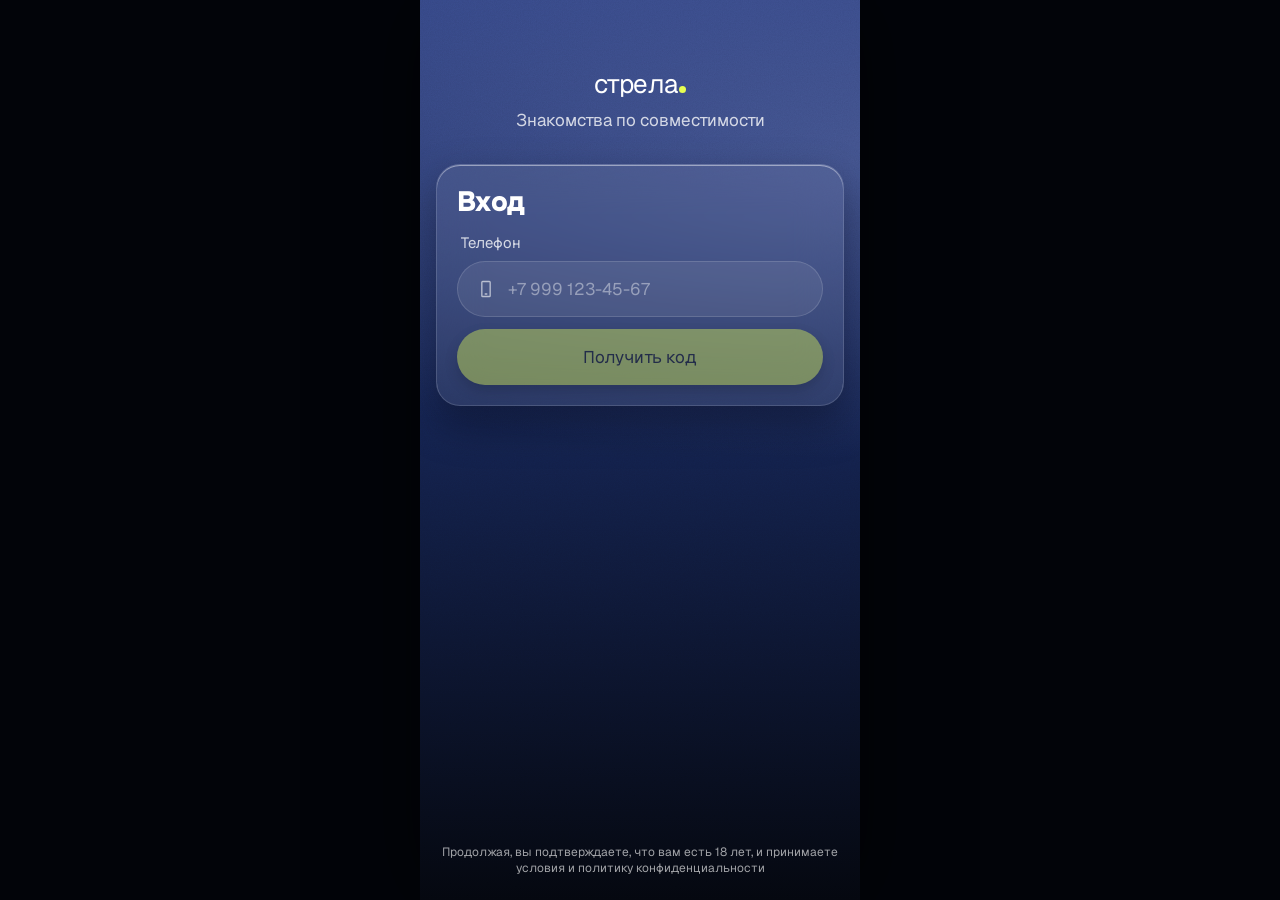
<file: strela/index.html>
<!doctype html>
<html lang="ru">
  <head>
    <meta charset="UTF-8" />
    <meta name="viewport" content="width=device-width, initial-scale=1, viewport-fit=cover" />
    <meta name="theme-color" content="#2f4180" />
    <meta name="apple-mobile-web-app-capable" content="yes" />
    <meta name="apple-mobile-web-app-status-bar-style" content="black-translucent" />
    <link rel="apple-touch-icon" href="pwa-192.png" />
    <link rel="icon" href="pwa-192.png" />
    <link rel="preconnect" href="https://fonts.googleapis.com" />
    <link rel="preconnect" href="https://fonts.gstatic.com" crossorigin />
    <link href="https://fonts.googleapis.com/css2?family=Geist:wght@100..500&family=Onest:wght@700;800&display=swap" rel="stylesheet" />
    <title>Стрела — знакомства по совместимости</title>
    <script type="module" crossorigin src="/strela/assets/index-COQjDh7o.js"></script>
    <link rel="stylesheet" crossorigin href="/strela/assets/index-CKKaJrZs.css">
  <link rel="manifest" href="/strela/manifest.webmanifest"><script id="vite-plugin-pwa:register-sw" src="/strela/registerSW.js"></script></head>
  <body>
    <div id="root"></div>
  </body>
</html>
</file>
<file: strela/assets/index-CKKaJrZs.css>
:root{--bg-top: #2f4180;--bg-mid: #152452;--bg-bottom: #04070f;--bg-cloud: #6878b4;--glass: rgba(255, 255, 255, .08);--glass-strong: rgba(255, 255, 255, .13);--stroke: rgba(255, 255, 255, .14);--stroke-strong: rgba(255, 255, 255, .4);--text: #ffffff;--text-2: rgba(255, 255, 255, .78);--text-3: rgba(255, 255, 255, .62);--text-off: rgba(255, 255, 255, .42);--lime: #e7ff51;--on-lime: #0c0d0f;--low: #ff6b5e;--medium: #ffb547;--good: #5ed6a0;--surface: #141c40;--surface-2: #1c2652;--tab: rgba(11, 21, 48, .75);--shadow-card: 0 18px 40px rgba(0, 0, 8, .35), inset 0 1px 0 rgba(255, 255, 255, .45);--shadow-tile: 0 12px 30px rgba(0, 0, 8, .3), inset 0 1px 0 rgba(255, 255, 255, .35);--shadow-button: 0 8px 20px rgba(0, 0, 8, .3), inset 0 1px 0 rgba(255, 255, 255, .3);--r-16: 16px;--r-20: 20px;--r-24: 24px;--r-28: 28px;--safe-top: env(safe-area-inset-top, 0px);--safe-bottom: env(safe-area-inset-bottom, 0px);--tab-bottom: max(10px, calc(var(--safe-bottom) - 8px));--tab-h: 68px;--accent-rgb: 231, 255, 81;--accent-line: rgba(var(--accent-rgb), .6);--verdict: var(--lime);--accent-ink: var(--lime);--page-bg: var(--bg-bottom);--desk-bg: #020409;--sheet-bg: linear-gradient(180deg, #1f2c63, #0b1330);--composer-bg: rgba(20, 28, 64, .9);--bottom-fade: rgba(4, 7, 15, .95);--header-fade: rgba(24, 38, 86, .94);--device-bg: radial-gradient(120% 55% at 70% 18%, rgba(104, 120, 180, .45), transparent 60%), linear-gradient(180deg, var(--bg-top) 0%, var(--bg-mid) 45%, var(--bg-bottom) 100%);--grain-opacity: .14;--grain-blend: overlay}:root[data-theme=light]{--bg-top: #ffffff;--bg-mid: #ffffff;--bg-bottom: #ffffff;--glass: rgba(40, 12, 22, .04);--glass-strong: rgba(40, 12, 22, .07);--stroke: rgba(40, 12, 22, .1);--stroke-strong: rgba(40, 12, 22, .28);--text: #1a1216;--text-2: rgba(26, 18, 22, .74);--text-3: rgba(26, 18, 22, .56);--text-off: rgba(26, 18, 22, .38);--accent-ink: #5a6900;--low: #d4473a;--medium: #c97a12;--good: #1f9a63;--surface: #ffffff;--surface-2: #f4eef0;--tab: rgba(255, 255, 255, .85);--shadow-card: 0 14px 34px rgba(60, 16, 30, .1), inset 0 1px 0 rgba(255, 255, 255, .9);--shadow-tile: 0 10px 24px rgba(60, 16, 30, .08), inset 0 1px 0 rgba(255, 255, 255, .9);--shadow-button: 0 6px 16px rgba(60, 16, 30, .1), inset 0 1px 0 rgba(255, 255, 255, .9);--page-bg: #ffffff;--desk-bg: #ebe6e8;--sheet-bg: linear-gradient(180deg, #ffffff, #f7f2f4);--composer-bg: rgba(255, 255, 255, .92);--bottom-fade: rgba(255, 255, 255, .96);--header-fade: rgba(255, 255, 255, .94);--device-bg: radial-gradient(120% 55% at 70% 18%, rgba(200, 225, 40, .1), transparent 60%), #ffffff;--grain-opacity: .1;--grain-blend: multiply}*,*:before,*:after{box-sizing:border-box}html,body,#root{height:100%;margin:0}html{background:var(--page-bg)}body{font-family:Geist,-apple-system,BlinkMacSystemFont,Segoe UI,system-ui,sans-serif;font-size:17px;line-height:24px;color:var(--text);background:var(--page-bg);-webkit-font-smoothing:antialiased;-webkit-tap-highlight-color:transparent;overscroll-behavior:none}a{color:inherit;text-decoration:none}button,input,textarea,select{font:inherit;color:inherit}button{cursor:pointer;border:0;background:none;padding:0}input,textarea{border:0;outline:none;background:none}h1,h2,h3,p{margin:0}.device{position:relative;max-width:440px;min-height:100%;margin:0 auto;overflow:hidden;overflow:clip;background:var(--device-bg);background-attachment:fixed}.device:before{content:"";position:absolute;top:0;right:0;bottom:0;left:0;pointer-events:none;opacity:var(--grain-opacity);mix-blend-mode:var(--grain-blend);background-image:url("data:image/svg+xml,%3Csvg xmlns='http://www.w3.org/2000/svg' width='160' height='160'%3E%3Cfilter id='n'%3E%3CfeTurbulence type='fractalNoise' baseFrequency='0.85' numOctaves='3' stitchTiles='stitch'/%3E%3CfeColorMatrix values='0 0 0 0 0.5 0 0 0 0 0.5 0 0 0 0 0.5 0 0 0 1.4 -0.2'/%3E%3C/filter%3E%3Crect width='160' height='160' filter='url(%23n)'/%3E%3C/svg%3E")}@media (min-width: 480px){body{background:var(--desk-bg)}.device{min-height:100vh;box-shadow:0 0 80px #0009}}.screen{position:relative;min-height:100dvh;padding:calc(var(--safe-top) + 10px) 16px calc(var(--tab-bottom) + var(--tab-h) + 24px);display:flex;flex-direction:column}.screen.no-tab{padding-bottom:calc(24px + var(--safe-bottom))}.t-display{font-weight:300;font-size:52px;line-height:1;letter-spacing:-.04em}.t-large{font-weight:300;font-size:40px;line-height:1.05;letter-spacing:-.03em}.t-hero{font-weight:100;font-size:64px;line-height:1;letter-spacing:-.04em}.t-title-l{font-family:var(--font-head);font-weight:var(--head-weight);font-size:calc(28px * var(--head-k));line-height:34px;letter-spacing:var(--head-ls)}.t-title{font-family:var(--font-head);font-weight:var(--head-weight);font-size:calc(20px * var(--head-k));line-height:26px;letter-spacing:var(--head-ls)}:root{--font-head: "Onest", "Geist", sans-serif;--head-weight: 800;--head-k: 1;--head-ls: -.02em}.t-body{font-size:17px;line-height:24px}.t-label{font-size:15px;line-height:20px}.t-caption{font-size:13px;line-height:18px}.t-micro{font-weight:500;font-size:11px;line-height:14px}.t-overline{font-weight:500;font-size:13px;line-height:18px;letter-spacing:.04em;text-transform:uppercase;color:var(--accent-ink)}.c-2{color:var(--text-2)}.c-3{color:var(--text-3)}.c-lime{color:var(--accent-ink)}.c-low{color:var(--low)}.c-medium{color:var(--medium)}.header{display:flex;align-items:center;justify-content:space-between;gap:12px;min-height:52px;margin-bottom:16px}.screen>.header{position:sticky;top:0;z-index:15;margin:calc(-10px - var(--safe-top)) -16px 16px;padding:calc(var(--safe-top) + 10px) 16px 8px}.screen>.header:before{content:"";position:absolute;top:0;right:0;bottom:0;left:0;z-index:-1;pointer-events:none;backdrop-filter:blur(18px);-webkit-backdrop-filter:blur(18px);background:linear-gradient(180deg,var(--header-fade) 0%,var(--header-fade) 55%,transparent 100%);-webkit-mask-image:linear-gradient(180deg,#000 70%,transparent);mask-image:linear-gradient(180deg,#000 70%,transparent);opacity:var(--header-shade, 0);transition:opacity .2s ease}.scrolled .screen>.header:before{--header-shade: 1;opacity:1}.header .title{flex:1;text-align:center;font-size:17px;color:var(--text-2)}.logo{font-size:26px;font-weight:400;letter-spacing:-.03em}.logo i{display:inline-block;width:7px;height:7px;margin-left:2px;border-radius:50%;background:var(--lime);font-style:normal}.glass{background:var(--glass);border:1px solid var(--stroke);border-radius:var(--r-24);box-shadow:var(--shadow-card);backdrop-filter:blur(24px);-webkit-backdrop-filter:blur(24px)}.tile{background:var(--glass);border:1px solid var(--stroke);border-radius:var(--r-20);box-shadow:var(--shadow-tile)}.card{padding:20px}.stack{display:flex;flex-direction:column;gap:12px}.row{display:flex;align-items:center;gap:12px}.spacer{flex:1}.gbtn{width:52px;height:52px;border-radius:50%;display:grid;place-items:center;background:var(--glass-strong);border:1px solid var(--stroke);box-shadow:var(--shadow-button);backdrop-filter:blur(30px);-webkit-backdrop-filter:blur(30px);flex:none;position:relative}.gbtn .badge{position:absolute;top:-2px;right:-2px;min-width:18px;height:18px;padding:0 5px;border-radius:9px;background:var(--lime);color:var(--on-lime);font-size:11px;font-weight:500;line-height:18px;text-align:center}.btn{display:flex;align-items:center;justify-content:center;gap:8px;width:100%;height:56px;border-radius:28px;font-size:17px;transition:transform .12s ease,opacity .12s ease}.btn:active{transform:scale(.98)}.btn:disabled{opacity:.4;pointer-events:none}.btn.primary{background:var(--lime);color:var(--on-lime);box-shadow:0 6px 14px #00000866}.btn.glass-b{background:var(--glass-strong);border:1px solid var(--stroke);box-shadow:var(--shadow-button)}.btn.link{height:auto;padding:8px;color:var(--accent-ink);font-size:15px}.slider-btn{position:relative;height:60px;border-radius:30px;background:var(--glass-strong);border:1px solid var(--stroke);box-shadow:var(--shadow-button);display:flex;align-items:center;justify-content:center;font-size:17px;width:100%}.slider-btn .knob{position:absolute;left:4px;top:4px;width:50px;height:50px;border-radius:50%;background:var(--lime);color:var(--on-lime);display:grid;place-items:center}.field{display:flex;flex-direction:column;gap:6px}.field label{font-size:15px;color:var(--text-2);padding-left:4px}.input{display:flex;align-items:center;gap:10px;height:56px;padding:0 18px;border-radius:28px;background:var(--glass);border:1px solid var(--stroke)}.input:focus-within{border-color:var(--accent-ink)}.input.error{border-color:var(--low)}.input input{flex:1;min-width:0;font-size:17px}.input input::placeholder{color:var(--text-off)}.input svg{color:var(--text-3);flex:none}.hint{font-size:13px;color:var(--text-3);padding-left:4px}.hint.error{color:var(--low)}.seg{display:flex;padding:4px;border-radius:24px;background:var(--glass);border:1px solid var(--stroke)}.seg button{flex:1;height:38px;border-radius:20px;font-size:15px;color:var(--text-2)}.seg button.on{background:var(--glass-strong);color:var(--text);box-shadow:inset 0 1px #ffffff4d}.chips{display:flex;flex-wrap:wrap;gap:8px}.chip{height:32px;padding:0 12px;border-radius:16px;border:1px solid rgba(var(--accent-rgb),.5);color:var(--accent-ink);font-size:13px;display:inline-flex;align-items:center;background:rgba(var(--accent-rgb),.06)}.chip.plain{border-color:var(--stroke);color:var(--text-2);background:var(--glass)}.badge-pct{display:inline-flex;align-items:center;gap:4px;height:28px;padding:0 10px;border-radius:14px;background:var(--lime);color:var(--on-lime);font-size:14px;font-weight:500}.badge-pct.sm{height:22px;padding:0 8px;font-size:12px;border-radius:11px}.photo{position:relative;display:grid;place-items:center;overflow:hidden;color:#fff;font-weight:300;background:linear-gradient(180deg,hsl(var(--h, 225) 35% 45%),hsl(var(--h, 225) 40% 20%));border:1px solid var(--stroke)}.photo img{position:absolute;top:0;right:0;bottom:0;left:0;width:100%;height:100%;object-fit:cover}.tabbar{position:fixed;left:50%;transform:translate(-50%);bottom:var(--tab-bottom);width:min(408px,calc(100% - 32px));height:var(--tab-h);padding:0 12px;border-radius:34px;background:var(--tab);border:1px solid var(--stroke);box-shadow:0 10px 30px #00000866,inset 0 1px #fff3;backdrop-filter:blur(30px);-webkit-backdrop-filter:blur(30px);display:flex;align-items:center;justify-content:space-around;z-index:20}.tabbar a{position:relative;width:52px;height:52px;display:grid;place-items:center;color:var(--text-3)}.tabbar a.on{color:var(--text)}.tabbar a.on:after{content:"";position:absolute;bottom:4px;width:4px;height:4px;border-radius:50%;background:var(--accent-ink)}.tabbar a.center{background:var(--lime);color:var(--on-lime);border-radius:50%}.tabbar a.center.on:after{display:none}.tabbar .dot{position:absolute;top:10px;right:10px;width:8px;height:8px;border-radius:50%;background:var(--lime)}.user-btn{position:fixed;z-index:20;top:calc(var(--safe-top) + 10px);right:max(16px,calc((100vw - 440px)/2 + 16px));width:52px;height:52px;border-radius:50%;overflow:hidden;display:grid;place-items:center;font-size:20px;color:#fff;background:linear-gradient(180deg,#4b5f9b,#222d4f);border:2px solid var(--lime);box-shadow:var(--shadow-button)}.user-btn img{width:100%;height:100%;object-fit:cover}.tab-slot{width:52px;height:52px}.feed{position:relative;height:100dvh;min-height:100%;overflow:hidden}.feed .deck{position:absolute;top:0;right:0;bottom:0;left:0}.feed-top{position:absolute;top:calc(var(--safe-top) + 10px);left:16px;right:16px;z-index:5;display:flex;align-items:center;justify-content:space-between;color:#fff;pointer-events:none}.feed-top>*{pointer-events:auto}.feed-top .logo{text-shadow:0 1px 8px rgba(0,0,0,.35)}.feed-top .gbtn,.feed-actions .gbtn,.float-top .gbtn{background:#ffffff2e;border-color:#ffffff47;color:#fff;box-shadow:0 8px 20px #0000084d}.cap-chip{position:absolute;z-index:5;top:calc(var(--safe-top) + 70px);left:50%;transform:translate(-50%);white-space:nowrap;display:inline-flex;align-items:center;gap:6px;height:30px;padding:0 12px;border-radius:15px;font-size:13px;background:#00000073;color:#fff;border:1px solid rgba(255,255,255,.25);backdrop-filter:blur(12px);-webkit-backdrop-filter:blur(12px)}.feed-actions{position:absolute;left:0;right:0;bottom:calc(var(--tab-bottom) + var(--tab-h) + 14px);z-index:5;margin:0}.feed .empty{height:100%;padding-top:calc(var(--safe-top) + 80px);padding-bottom:calc(var(--tab-bottom) + var(--tab-h) + 24px)}.swipe-card{position:absolute;top:0;right:0;bottom:0;left:0;overflow:hidden;touch-action:none;-webkit-user-select:none;user-select:none;will-change:transform;color:#fff;background:#0b0f1d}.swipe-card .photo{position:absolute;top:0;right:0;bottom:0;left:0;border:0;font-size:140px}.swipe-card .shade{position:absolute;top:0;right:0;bottom:0;left:0;background:linear-gradient(180deg,rgba(4,7,15,.5) 0%,transparent 20%,transparent 42%,rgba(4,7,15,.94) 100%);pointer-events:none}.swipe-card .info{position:absolute;left:20px;right:20px;bottom:calc(var(--tab-bottom) + var(--tab-h) + 14px + 72px + 20px);display:flex;flex-direction:column;gap:6px;pointer-events:none}.swipe-card .c-2{color:#fffc}.swipe-card .verdict{color:var(--verdict)}.swipe-card .bars{position:absolute;top:calc(var(--safe-top) + 108px);left:16px;right:16px;display:flex;gap:6px}.swipe-card .bars i{flex:1;height:3px;border-radius:2px;background:#fff6}.swipe-card .bars i.on{background:#fff}.stamp{position:absolute;top:calc(var(--safe-top) + 90px);padding:6px 14px;border-radius:12px;border:2px solid;font-size:22px;font-weight:500;letter-spacing:.04em;opacity:0;pointer-events:none}.stamp.like{left:24px;color:var(--lime);border-color:var(--lime);transform:rotate(-12deg)}.stamp.nope{right:24px;color:var(--low);border-color:var(--low);transform:rotate(12deg)}.actions{display:flex;align-items:center;justify-content:center;gap:20px;margin-bottom:8px}.actions .big{width:72px;height:72px;border-radius:50%;background:var(--lime);color:var(--on-lime);display:grid;place-items:center;box-shadow:0 0 24px rgba(var(--accent-rgb),.35)}.float-top{position:fixed;top:calc(var(--safe-top) + 10px);z-index:15;margin-left:max(0px,calc((100vw - 440px)/2))}.bottom-bar{position:fixed;left:0;right:0;bottom:0;z-index:10;margin:0;padding:40px 0 calc(var(--safe-bottom) + 14px);background:linear-gradient(180deg,transparent,var(--bottom-fade) 45%)}.level{display:flex;flex-direction:column;gap:8px}.level .top{display:flex;justify-content:space-between;font-size:15px;line-height:20px}.level .track{height:6px;border-radius:3px;background:var(--glass-strong);overflow:hidden}.level .fill{height:100%;border-radius:3px;background:var(--lime)}.level .fill.medium{background:var(--medium)}.level .fill.low{background:var(--low)}.ring{position:relative;width:240px;height:240px;margin:0 auto}.ring svg{position:absolute;top:0;right:0;bottom:0;left:0;transform:rotate(-90deg)}.ring .center{position:absolute;top:0;right:0;bottom:0;left:0;display:flex;flex-direction:column;align-items:center;justify-content:center}.list{padding:4px 16px}.list-row{display:flex;align-items:center;gap:12px;padding:12px 0;border-bottom:1px solid var(--stroke);width:100%;text-align:left}.list-row:last-child{border-bottom:0}.list-row .ico{width:44px;height:44px;border-radius:50%;display:grid;place-items:center;background:var(--glass-strong);border:1px solid var(--stroke);flex:none}.bubbles{display:flex;flex-direction:column;gap:10px;padding-bottom:90px}.bubble{max-width:78%;padding:12px 16px;border-radius:20px;font-size:16px;line-height:22px}.bubble.them{align-self:flex-start;background:var(--surface-2);border:1px solid var(--stroke);border-bottom-left-radius:6px}.bubble.me{align-self:flex-end;background:var(--lime);color:var(--on-lime);border-bottom-right-radius:6px}.composer{position:fixed;left:50%;transform:translate(-50%);bottom:var(--tab-bottom);width:min(408px,calc(100% - 32px));display:flex;gap:10px;z-index:20}.composer .input{flex:1;background:var(--composer-bg);-webkit-backdrop-filter:blur(20px);backdrop-filter:blur(20px)}.send{width:56px;height:56px;border-radius:50%;background:var(--lime);color:var(--on-lime);display:grid;place-items:center;flex:none}.overlay{position:fixed;top:0;right:0;bottom:0;left:0;z-index:50;background:#02040c99;backdrop-filter:blur(8px);-webkit-backdrop-filter:blur(8px);display:flex;align-items:flex-end;justify-content:center;animation:fade .2s ease}.sheet{width:min(440px,100%);max-height:92dvh;overflow:auto;padding:12px 20px calc(24px + var(--safe-bottom));border-radius:28px 28px 0 0;background:var(--sheet-bg);border:1px solid var(--stroke);border-bottom:0;animation:up .25s ease}.sheet .grab{width:40px;height:4px;border-radius:2px;background:var(--stroke-strong);margin:0 auto 16px}.fullscreen{position:fixed;top:0;right:0;bottom:0;left:0;z-index:60;overflow:auto}@keyframes fade{0%{opacity:0}}@keyframes up{0%{transform:translateY(40px);opacity:0}}.grid2{display:grid;grid-template-columns:1fr 1fr;gap:12px}.grid3{display:grid;grid-template-columns:repeat(3,1fr);gap:10px}.check{width:22px;height:22px;border-radius:50%;background:var(--lime);color:var(--on-lime);display:grid;place-items:center;flex:none}.progress-dots{display:flex;gap:6px;justify-content:center;flex:1}.progress-dots i{width:14px;height:3px;border-radius:2px;background:var(--stroke-strong)}.progress-dots i.on{width:28px;background:var(--lime)}.select-tile{position:relative;padding:16px;min-height:96px;display:flex;flex-direction:column;justify-content:space-between;text-align:left;border-radius:var(--r-20);background:var(--glass);border:1px solid var(--stroke);box-shadow:var(--shadow-tile)}.select-tile.on{border-color:var(--accent-ink);background:rgba(var(--accent-rgb),.07)}.select-tile .check{position:absolute;top:12px;right:12px}.empty{flex:1;display:flex;flex-direction:column;align-items:center;justify-content:center;text-align:center;gap:12px;padding:40px 20px}.locked{position:relative}.locked .blur{filter:blur(6px);pointer-events:none;-webkit-user-select:none;user-select:none}.range{-webkit-appearance:none;-moz-appearance:none;appearance:none;width:100%;height:4px;border-radius:2px;background:linear-gradient(90deg,var(--lime) var(--p, 50%),var(--stroke-strong) var(--p, 50%))}.range::-webkit-slider-thumb{-webkit-appearance:none;width:22px;height:22px;border-radius:50%;background:var(--lime);box-shadow:0 0 10px rgba(var(--accent-rgb),.5)}.range::-moz-range-thumb{width:22px;height:22px;border:0;border-radius:50%;background:var(--lime)}.toast{position:fixed;left:50%;top:calc(var(--safe-top) + 12px);transform:translate(-50%);z-index:80;padding:10px 16px;border-radius:16px;background:var(--surface-2);border:1px solid var(--stroke);font-size:15px;animation:fade .2s ease}.test-note{font-size:12px;line-height:16px;color:var(--text-3);text-align:center}.report-block{padding:20px;display:flex;flex-direction:column;gap:10px}.report-block p{font-size:16px;line-height:23px;color:var(--text-2);white-space:pre-line}.purpose{display:grid;grid-template-columns:1fr 1fr;gap:10px}.purpose .tile{padding:14px}.dual{position:relative;height:22px}.dual:before{content:"";position:absolute;left:0;right:0;top:9px;height:4px;border-radius:2px;background:linear-gradient(90deg,var(--stroke-strong) var(--a),var(--lime) var(--a),var(--lime) var(--b),var(--stroke-strong) var(--b))}.dual input{position:absolute;top:0;right:0;bottom:0;left:0;width:100%;margin:0;-webkit-appearance:none;-moz-appearance:none;appearance:none;background:none;pointer-events:none}.dual input::-webkit-slider-thumb{-webkit-appearance:none;pointer-events:auto;width:22px;height:22px;border-radius:50%;background:var(--lime);box-shadow:0 0 10px rgba(var(--accent-rgb),.5)}.dual input::-moz-range-thumb{pointer-events:auto;width:22px;height:22px;border:0;border-radius:50%;background:var(--lime)}.chip.plain.on{border-color:var(--accent-ink)}button.chip{cursor:pointer}:root[data-theme=light] .chip:not(.plain){background:rgba(var(--accent-rgb),.35);border-color:#5a690073}.sell{font-weight:500;display:-webkit-box;-webkit-line-clamp:2;-webkit-box-orient:vertical;overflow:hidden}
</file>
